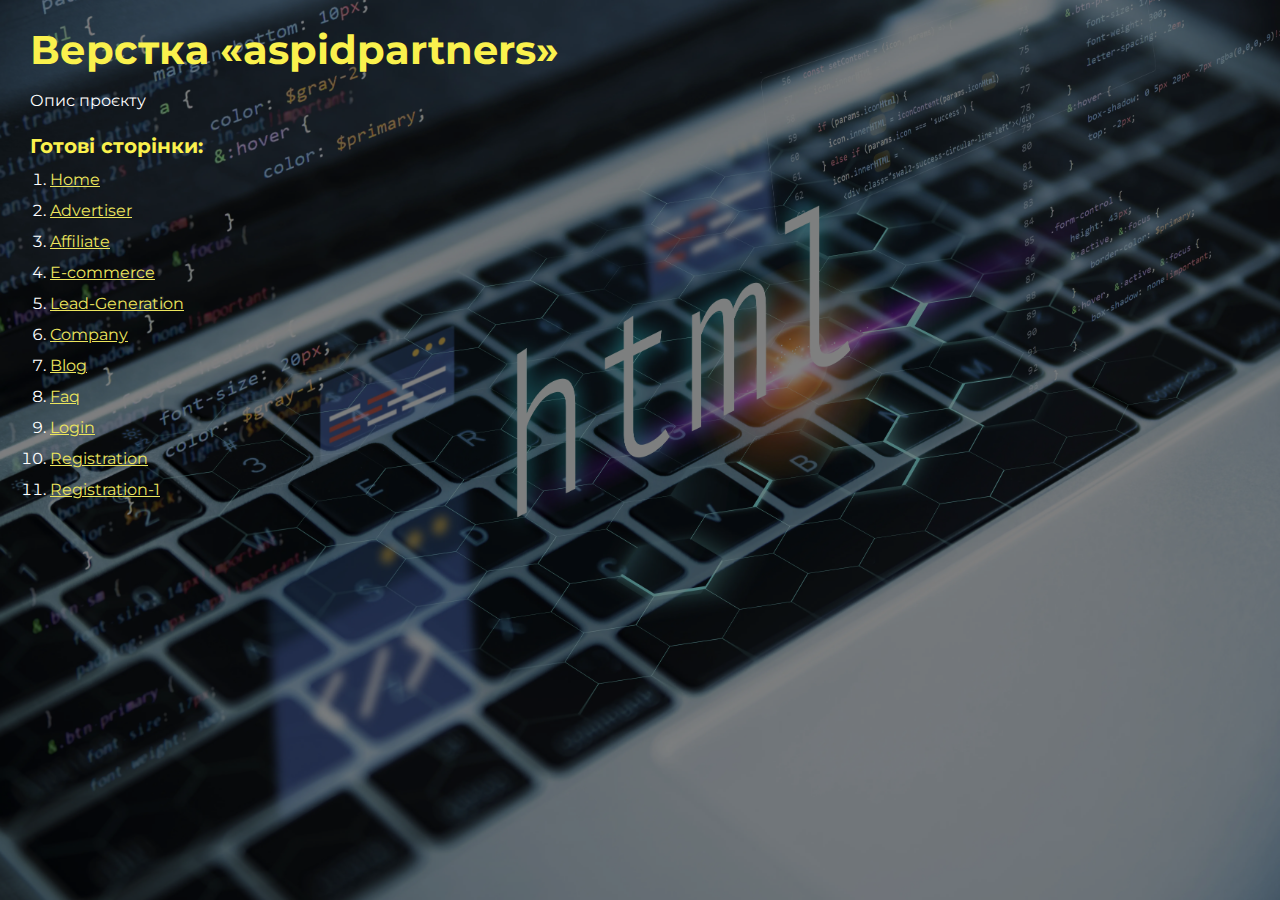
<file: aspidpartners/index.html>
<!DOCTYPE html>
<html>

<head>
	<meta charset="UTF-8">
	<meta name="viewport" content="width=device-width, initial-scale=1.0">
	<title>Верстка «aspidpartners»</title>
</head>

<body>
	<div class="rootpage">
		<h1>Верстка «aspidpartners»</h1>
		<div class="rootpage__info">
			Опис проєкту
		</div>
		<h2>Готові сторінки:</h2>
		<ol class="rootpage__list">
			<li><a target="_blank" href="home.html">Home</a></li>
			<li><a target="_blank" href="advertiser.html">Advertiser</a></li>
			<li><a target="_blank" href="affiliate.html">Affiliate</a></li>
			<li><a target="_blank" href="e-commerce.html">E-commerce</a></li>
			<li><a target="_blank" href="lead-generation.html">Lead-Generation</a></li>
			<li><a target="_blank" href="company.html">Company</a></li>
			<li><a target="_blank" href="blog.html">Blog</a></li>
			<li><a target="_blank" href="faq.html">Faq</a></li>
			<li><a target="_blank" href="login.html">Login</a></li>
			<li><a target="_blank" href="registration.html">Registration</a></li>
			<li><a target="_blank" href="registration-1.html">Registration-1</a></li>
		</ol>
	</div>
</body>
<style>
	@charset "UTF-8";
	@import url("https://fonts.googleapis.com/css?family=Montserrat:regular,700&display=swap");

	*,
	*::before,
	*::after {
		padding: 0px;
		margin: 0px;
		border: 0px;
		box-sizing: border-box;
	}

	html,
	body {
		height: 100%;
		margin: 0;
		padding: 0;
		min-width: 320px;
		width: 100%;
		color: #fff;
	}

	body {
		position: relative;
		font-family: Montserrat;
		font-size: 100%;
		line-height: 1;
		font-size: 1rem;
		background: url('img/bg.webp') 100% / cover no-repeat;
	}

	body::before {
		content: "";
		position: absolute;
		top: 0;
		left: 0;
		width: 100%;
		height: 100%;
		background-color: rgba(0, 0, 0, 0.5);
	}

	a {
		text-decoration: underline;
		color: #ece55d;
	}

	a:visited {
		text-decoration: underline;
		color: #d8d6b4;
	}

	a:hover {
		text-decoration: none;
	}

	ul li {
		list-style: none;
	}

	img {
		vertical-align: top;
	}

	.wrapper {
		width: 100%;
		min-height: 100%;
		overflow: hidden;
	}

	.rootpage {
		padding: 30px;
		display: flex;
		flex-direction: column;
		align-items: flex-start;
		position: relative;
		z-index: 3;
	}

	@media (max-width: 767px) {
		.rootpage {
			padding: 30px 15px;
		}
	}

	h1 {
		color: #faf14d;
		font-size: 2.5rem;
		margin: 0px 0px 1.25rem 0px;
	}

	@media (max-width: 767px) {
		h1 {
			font-size: 1.85rem;
			margin: 0px 0px 1.25rem 0px;
		}
	}

	h2 {
		color: #faf14d;
		font-size: 1.25rem;
		margin: 0px 0px 1rem 0px;
	}

	@media (max-width: 767px) {
		h2 {
			font-size: 1.125rem;
			margin: 0px 0px 1rem 0px;
		}
	}

	.rootpage__info {
		line-height: 140%;
		margin: 0px 0px 1.5rem 0px;
	}

	.rootpage__list {
		margin: 0px 0px 2.25rem 1.25rem;
	}

	.rootpage__list li:not(:last-child) {
		margin: 0px 0px 15px 0px;
	}

	.rootpage__contacts,
	.rootpage__tnx {
		border-radius: 200px;
		padding: 20px 65px;
		line-height: 140%;
	}

	@media (max-width: 767px) {

		.rootpage__contacts,
		.rootpage__tnx {
			border-radius: 40px;
			padding: 20px;
		}
	}

	.rootpage__contacts {
		background: #03b821;
	}

	.rootpage__contacts a {
		color: #fff;
	}

	.rootpage__tnx {
		background: #ac4deb;
		margin: 0px 0px 1rem 0px;
	}
</style>

</html>
</file>
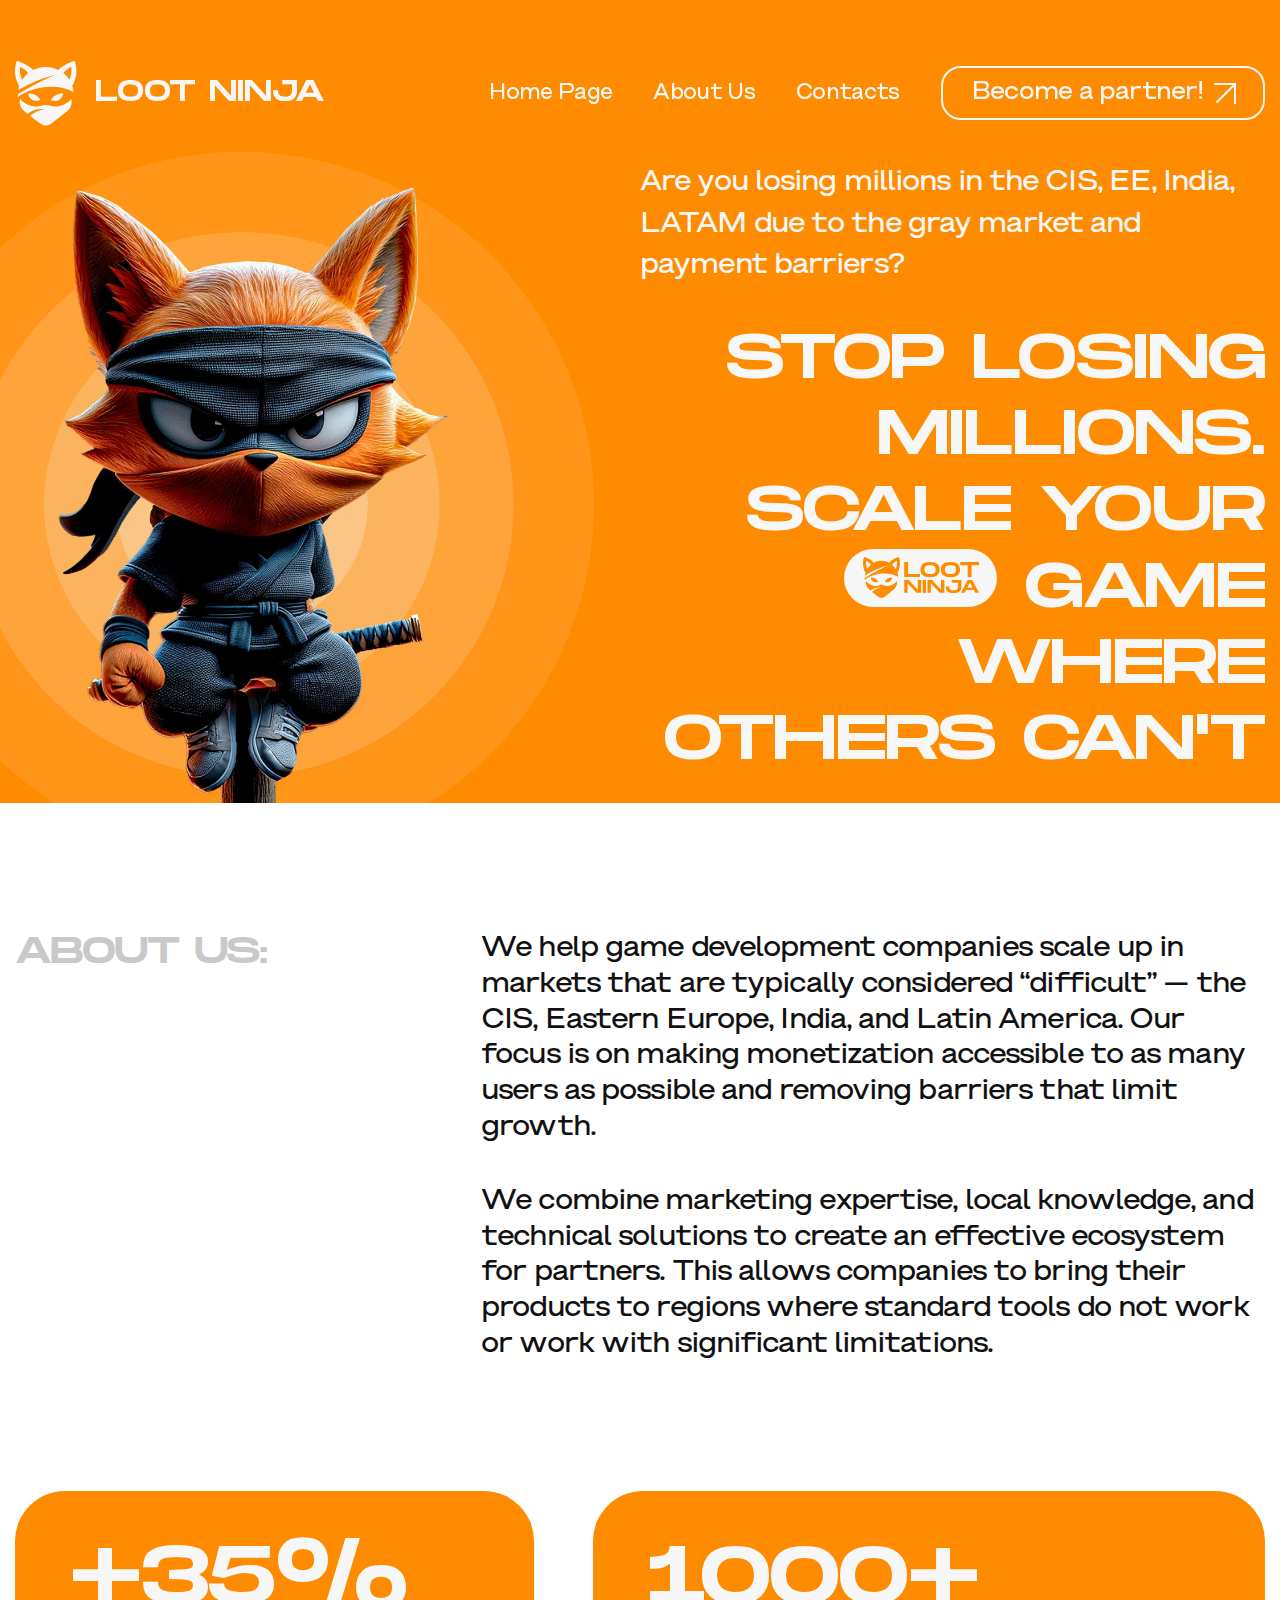
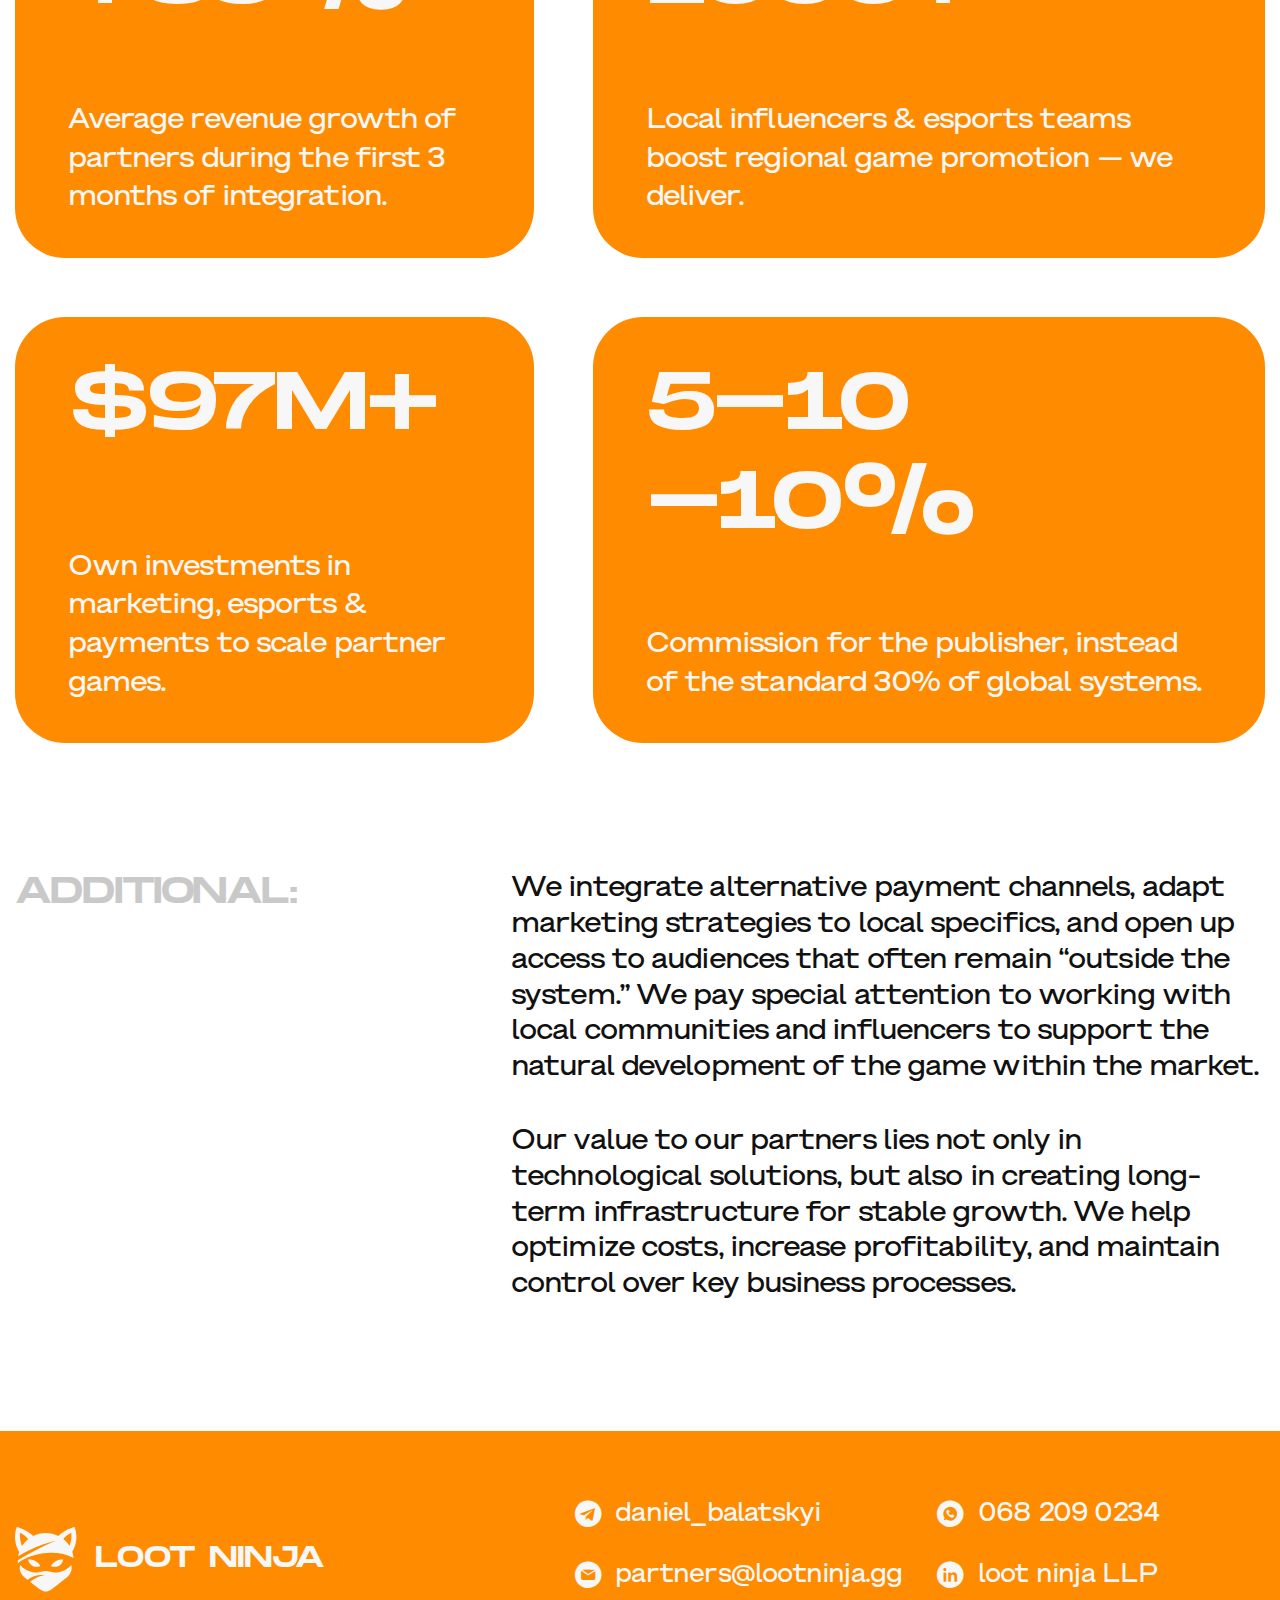
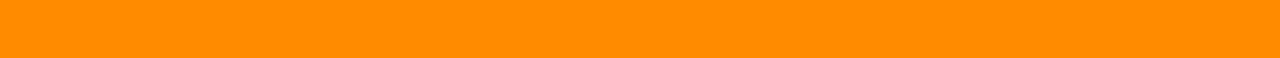
<file: lootninja/index.html>
<!doctype html>
<html lang="en">
	<head>
		<meta charset="UTF-8">
		<meta name="viewport" content="width=device-width, initial-scale=1.0">
		<link rel="preload" href="./assets/fonts/Steppe-Medium.woff2" as="font" type="font/woff2" crossorigin="anonymous">
		<link rel="preload" href="./assets/fonts/MonumentExtended-Regular.woff2" as="font" type="font/woff2" crossorigin="anonymous">
		<link rel="shortcut icon" href="assets/img/favicon.ico">
		<title>Home</title>
		<script type="module" crossorigin="" src="./js/index.min.js?v=1755713517164"></script>
		<link rel="stylesheet" crossorigin="" href="./css/index.min.css?v=1755713517164">
	</head>
	<body>
		<div class="wrapper">
			<header data-fls-header="" data-fls-header-scroll="" class="header">
				<div class="header__container">
					<a href="index.html" class="header__logo">
						<img src="./assets/img/logo-icon.svg" alt="Image">
						<span>LOOT NINJA</span>
					</a>
					<div class="header__menu menu">
						<button type="button" data-fls-menu="" class="menu__icon icon-menu">
							<span></span>
						</button>
						<nav class="menu__body">
							<ul class="menu__list">
								<li class="menu__item">
									<a href="#" class="menu__link">Home Page</a>
								</li>
								<li class="menu__item">
									<a href="#" class="menu__link">About Us</a>
								</li>
								<li class="menu__item">
									<a href="#" class="menu__link">Contacts</a>
								</li>
							</ul>
						</nav>
					</div>
					<!--
<fetch url="@components/layout/menu/menu.json">
<each loop='item in response'>
</each>
</fetch>
-->
					<div data-fls-dynamic=".menu__body, 767.98" class="header__actions">
						<a href="#" data-fls-button="" class="header__button button">Become a partner!</a>
					</div>
				</div>
			</header>
			<main class="page page--home">
				<section class="page__hero hero">
					<div class="hero__container">
						<div class="hero__image">
							<picture>
								<source media="(max-width: 600px)" srcset="./assets/img/hero-image-600.webp" type="image/webp">
								<source media="(max-width: 1200px)" srcset="./assets/img/hero-image-1200.webp" type="image/webp">
								<img alt="Image" src="./assets/img/hero-image.webp">
							</picture>
						</div>
						<div class="hero__content">
							<div class="hero__label">
								Are you losing millions in the CIS, EE, India, LATAM due to the gray market and payment barriers?
							</div>
							<h1 class="hero__title">
								Stop losing millions. Scale your
								<span class="decor"></span>
								game where others can't
							</h1>
						</div>
					</div>
				</section>
				<section class="page__about about">
					<div class="about__container">
						<h2 class="about__title">ABOUT US:</h2>
						<div class="about__text">
							<p>
								We help game development companies scale up in markets that are typically considered “difficult” — the CIS, Eastern Europe, India, and Latin America. Our focus is on making monetization accessible to as many users as possible and removing barriers that limit growth.
							</p>
							<p>
								We combine marketing expertise, local knowledge, and technical solutions to create an effective ecosystem for partners. This allows companies to bring their products to regions where standard tools do not work or work with significant limitations.
							</p>
						</div>
					</div>
				</section>
				<div class="page__counters counters">
					<div class="counters__container">
						<div data-fls-watcher="" class="counters__counter counter">
							<div class="counter__items">
								<div data-fls-digcounter="" data-fls-digcounter-speed="1200" class="counter__value counter__value--1">35</div>
								<div class="counter__description">Average revenue growth of partners during the first 3 months of integration.</div>
							</div>
							<div class="counter__items">
								<div data-fls-digcounter="" data-fls-digcounter-speed="1200" class="counter__value counter__value--2">1000</div>
								<div class="counter__description">Local influencers & esports teams boost regional game promotion — we deliver.</div>
							</div>
							<div class="counter__items">
								<div data-fls-digcounter="" data-fls-digcounter-speed="1200" class="counter__value counter__value--3">97</div>
								<div class="counter__description">Own investments in marketing, esports & payments to scale partner games.</div>
							</div>
							<div class="counter__items">
								<div data-fls-digcounter="" data-fls-digcounter-speed="1200" class="counter__value counter__value--4">5-10</div>
								<div class="counter__description">Commission for the publisher, instead of the standard 30% of global systems.</div>
							</div>
						</div>
					</div>
				</div>
				<section class="page__additional additional">
					<div class="additional__container">
						<h2 class="additional__title">ADDITIONAL:</h2>
						<div class="additional__text">
							<p>
								We integrate alternative payment channels, adapt marketing strategies to local specifics, and open up access to audiences that often remain “outside the system.” We pay special attention to working with local communities and influencers to support the natural development of the game within the market.
							</p>
							<p>
								Our value to our partners lies not only in technological solutions, but also in creating long-term infrastructure for stable growth. We help optimize costs, increase profitability, and maintain control over key business processes.
							</p>
						</div>
					</div>
				</section>
			</main>
			<footer data-fls-footer="" class="footer">
				<div class="footer__container">
					<a href="index.html" class="footer__logo">
						<img src="./assets/img/logo-icon.svg" alt="Image">
						<span>LOOT NINJA</span>
					</a>
					<div class="footer__social social">
						<div class="social__item">
							<a href="#" class="social__link --icon-s-telegram">daniel_balatskyi</a>
						</div>
						<div class="social__item">
							<a href="#" class="social__link --icon-s-whatsapp">068 209 0234</a>
						</div>
						<div class="social__item">
							<a href="#" class="social__link --icon-s-email">partners@lootninja.gg</a>
						</div>
						<div class="social__item">
							<a href="#" class="social__link --icon-s-linkedin">loot ninja LLP</a>
						</div>
					</div>
				</div>
			</footer>
		</div>
	</body>
</html>
</file>
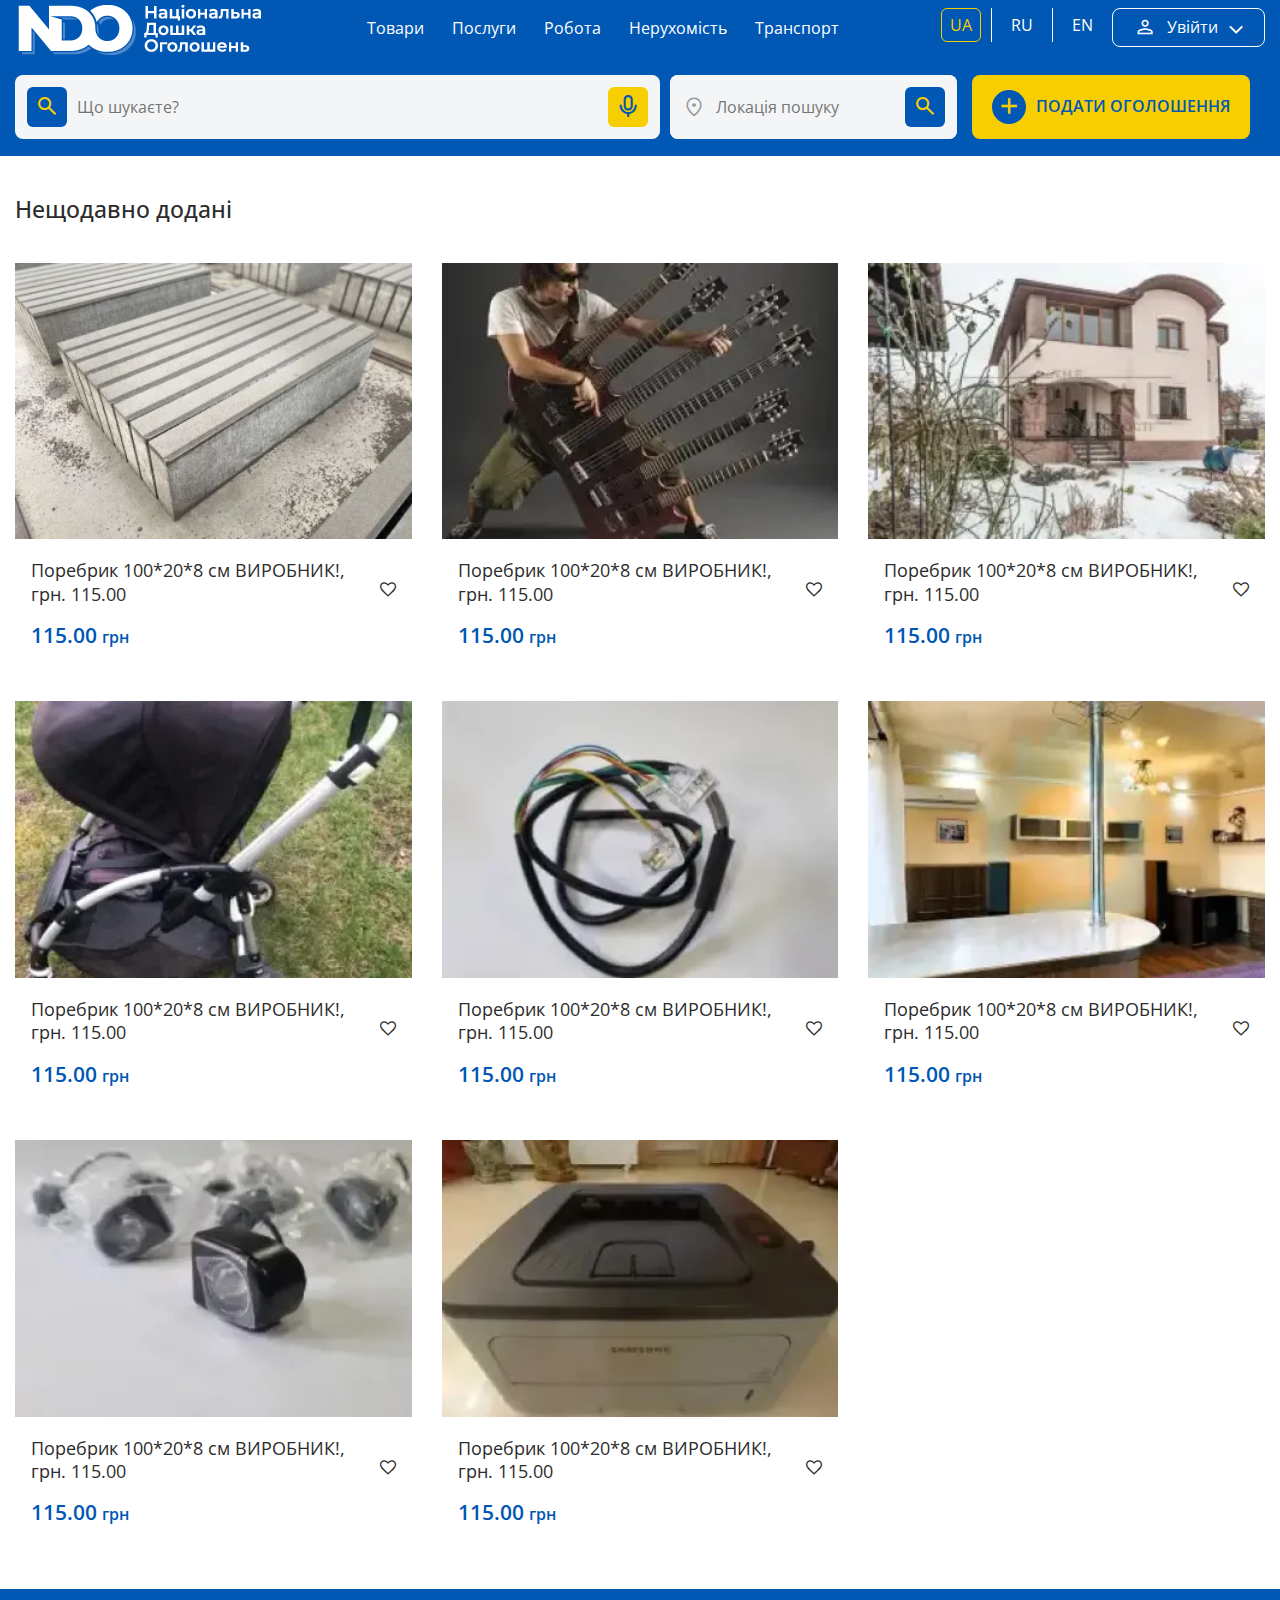
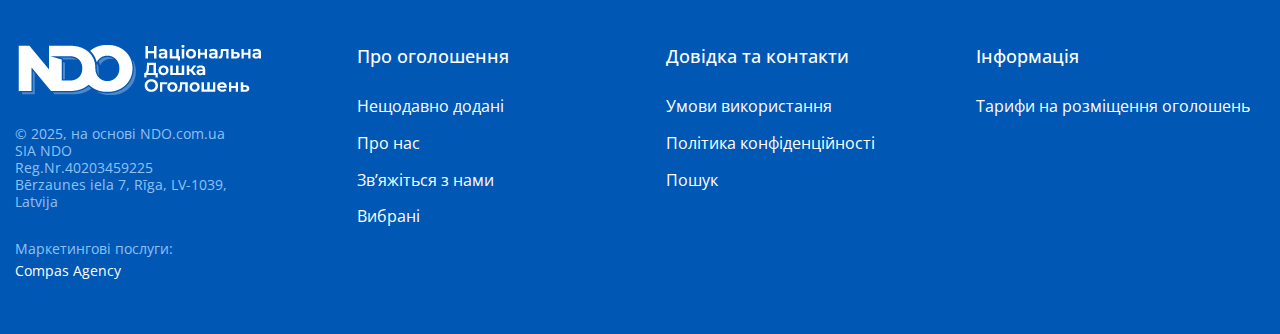
<file: ndo/index.html>
<!doctype html>
<html lang="en">
	<head>
		<meta charset="UTF-8">
		<meta name="viewport" content="width=device-width, initial-scale=1.0">
		<link rel="shortcut icon" href="assets/img/favicon.ico">
		<title>Home</title>
		<script type="module" crossorigin="" src="./js/index.min.js?v=1757411768955"></script>
		<link rel="stylesheet" crossorigin="" href="./css/index.min.css?v=1757411768955">
		<link rel="preload" as="style" href="./css/webfonts.min.css">
		<link rel="stylesheet" media="print" onload="this.onload=null;this.removeAttribute('media');" href="./css/webfonts.min.css">
	</head>
	<body>
		<div class="wrapper">
			<header data-fls-header="" class="header">
				<div class="header__container">
					<div class="header__top">
						<a href="home.html" class="header__logo">
							<picture>
								<img alt="logo" src="./assets/img/logo.webp">
							</picture>
						</a>
						<div class="header__menu menu">
							<nav class="menu__body">
								<ul class="menu__list">
									<li class="menu__item">
										<a href="#" class="menu__link">Товари</a>
									</li>
									<li class="menu__item">
										<a href="#" class="menu__link">Послуги</a>
									</li>
									<li class="menu__item">
										<a href="#" class="menu__link">Робота</a>
									</li>
									<li class="menu__item">
										<a href="#" class="menu__link">Нерухомість</a>
									</li>
									<li class="menu__item">
										<a href="#" class="menu__link">Транспорт</a>
									</li>
								</ul>
							</nav>
						</div>
						<!--
<fetch url="@components/layout/menu/menu.json">
<each loop='item in response'>
</each>
</fetch>
-->
						<div data-fls-dynamic=".menu__body, 991.98" class="header__item">
							<div data-fls-radio="" class="header__options options">
								<label class="options__item">
									<input class="options__input" checked type="radio" value="1" name="option">
									<span class="options__text">UA</span>
								</label>
								<label class="options__item">
									<input class="options__input" type="radio" value="2" name="option">
									<span class="options__text">RU</span>
								</label>
								<label class="options__item">
									<input class="options__input" type="radio" value="2" name="option">
									<span class="options__text">EN</span>
								</label>
							</div>
						</div>
						<a data-fls-dynamic=".menu__body, 991.98" href="#" data-fls-button="" class="action-header__button button button--profile">Увійти</a>
					</div>
					<div class="header__body body-header">
						<form action="#" class="body-header__search search-header">
							<div class="search-header__wrap">
								<div class="search-header__body">
									<div class="search-header__content">
										<button type="submit" class="search-header__button search-header__button--blue --icon-search"></button>
										<input data-fls-input="" autocomplete="off" type="text" name="form[]" data-error="Помилка" placeholder="Що шукаєте?" class="search-header__input">
										<button type="submit" data-fls-popup-link="popup" class="search-header__button search-header__button--yellow --icon-voice"></button>
									</div>
									<div class="search-header__block block-search">
										<div class="block-search__wrap">
											<div class="block-search__result">
												<div class="block-search__categories">
													<h4 class="block-search__title">Можливо ви шукали</h4>
													<div class="block-search__product">
														<ul class="block-search__list">
															<li class="block-search__item">
																<a href="#" class="block-search__link">iphone</a>
															</li>
															<li class="block-search__item">
																<a href="#" class="block-search__link">
																	iphone
																	<span>5</span>
																</a>
															</li>
															<li class="block-search__item">
																<a href="#" class="block-search__link">
																	iphone
																	<span>16</span>
																</a>
															</li>
															<li class="block-search__item">
																<a href="#" class="block-search__link">
																	iphone
																	<span>14</span>
																</a>
															</li>
															<li class="block-search__item">
																<a href="#" class="block-search__link">
																	iphone
																	<span>usb</span>
																</a>
															</li>
															<li class="block-search__item">
																<a href="#" class="block-search__link">
																	iphone
																	<span>16</span>
																</a>
															</li>
															<li class="block-search__item">
																<a href="#" class="block-search__link">
																	iphone
																	<span>14</span>
																</a>
															</li>
															<li class="block-search__item">
																<a href="#" class="block-search__link">
																	iphone
																	<span>usb</span>
																</a>
															</li>
														</ul>
													</div>
												</div>
											</div>
											<div class="block-search__result">
												<div class="block-search__categories">
													<h4 class="block-search__title">Знайдені товари</h4>
													<div class="block-search__product product-search">
														<div class="product-search__items">
															<a href="#" class="product-search__link">
																<picture>
																	<img class="product-search__image ibg" alt="Image" src="./assets/img/card/01.webp">
																</picture>
															</a>
															<div class="product-search__content">
																<h4 class="product-search__title">
																	<a href="#" class="product-search__link-title">Поребрик 100*20*8 см ВИРОБНИК!</a>
																</h4>
																<div class="product-search__price">115 ₴</div>
															</div>
														</div>
														<div class="product-search__items">
															<a href="#" class="product-search__link">
																<picture>
																	<img class="product-search__image ibg" alt="Image" src="./assets/img/card/01.webp">
																</picture>
															</a>
															<div class="product-search__content">
																<h4 class="product-search__title">
																	<a href="#" class="product-search__link-title">Поребрик 100*20*8 см ВИРОБНИК!</a>
																</h4>
																<div class="product-search__price">115 ₴</div>
															</div>
														</div>
														<div class="product-search__items">
															<a href="#" class="product-search__link">
																<picture>
																	<img class="product-search__image ibg" alt="Image" src="./assets/img/card/01.webp">
																</picture>
															</a>
															<div class="product-search__content">
																<h4 class="product-search__title">
																	<a href="#" class="product-search__link-title">Поребрик 100*20*8 см ВИРОБНИК!</a>
																</h4>
																<div class="product-search__price">115 ₴</div>
															</div>
														</div>
														<div class="product-search__items">
															<a href="#" class="product-search__link">
																<picture>
																	<img class="product-search__image ibg" alt="Image" src="./assets/img/card/01.webp">
																</picture>
															</a>
															<div class="product-search__content">
																<h4 class="product-search__title">
																	<a href="#" class="product-search__link-title">Поребрик 100*20*8 см ВИРОБНИК!</a>
																</h4>
																<div class="product-search__price">115 ₴</div>
															</div>
														</div>
													</div>
												</div>
											</div>
										</div>
										<div class="block-search__actions">
											<a href="#" class="block-search__show-all">Показати всі товари</a>
										</div>
									</div>
								</div>
							</div>
							<div data-fls-dynamic=".menu__body, 991.98" class="body-header__item">
								<div class="search-header__wrap">
									<div class="search-header__body">
										<div class="search-header__content">
											<button type="submit" class="search-header__button --icon-location"></button>
											<input data-fls-input="" autocomplete="off" type="text" name="form[]" data-error="Помилка" placeholder="Локація пошуку" class="search-header__input location-input">
											<button type="submit" class="search-header__button search-header__button--blue --icon-search"></button>
										</div>
										<div class="search-header__location location-block">
											<div class="location-block__wrap">
												<div class="location-block__result">
													<div class="location-block__location location">
														<div class="location__placeholder">Введіть 1 більше символів для пошуку</div>
														<div class="location__items">
															<div class="location__item">
																<h4 class="location__title">
																	<div class="location__icon --icon-my-location"></div>
																	<a href="#" class="location__link-title">Оголошення поруч зі мною</a>
																</h4>
															</div>
															<div class="location__item">
																<h4 class="location__title">
																	<div class="location__icon --icon-location-check"></div>
																	<a href="#" class="location__link-title">Всі локації</a>
																</h4>
															</div>
														</div>
														<div class="location__body body-location">
															<div class="body-location__name">Популярні міста</div>
															<div class="body-location__item">
																<h4 class="body-location__title">
																	<div class="body-location__icon --icon-location-1"></div>
																	<a href="#" class="body-location__link-title">
																		Вінниця, Вінницька область
																		<span>2804 предмети</span>
																	</a>
																</h4>
															</div>
															<div class="body-location__item">
																<h4 class="body-location__title">
																	<div class="body-location__icon --icon-location-1"></div>
																	<a href="#" class="body-location__link-title">
																		Київ, Київська область
																		<span>1108 предмети</span>
																	</a>
																</h4>
															</div>
															<div class="body-location__item">
																<h4 class="body-location__title">
																	<div class="body-location__icon --icon-location-1"></div>
																	<a href="#" class="body-location__link-title">
																		Кривий Ріг, Дніпропетровська область
																		<span>405 предмети</span>
																	</a>
																</h4>
															</div>
															<div class="body-location__item">
																<h4 class="body-location__title">
																	<div class="body-location__icon --icon-location-1"></div>
																	<a href="#" class="body-location__link-title">
																		Харків, Харківська область
																		<span>391 предмети</span>
																	</a>
																</h4>
															</div>
															<div class="body-location__item">
																<h4 class="body-location__title">
																	<div class="body-location__icon --icon-location-1"></div>
																	<a href="#" class="body-location__link-title">
																		Дніпро, Дніпропетровська область
																		<span>228 предмети</span>
																	</a>
																</h4>
															</div>
															<div class="body-location__item">
																<h4 class="body-location__title">
																	<div class="body-location__icon --icon-location-1"></div>
																	<a href="#" class="body-location__link-title">
																		Біла Церква, Київська область
																		<span>134 предмети</span>
																	</a>
																</h4>
															</div>
														</div>
													</div>
												</div>
											</div>
										</div>
									</div>
								</div>
							</div>
						</form>
						<div data-fls-dynamic=".menu__body, 991.98" class="body-header__actions actions-header">
							<a href="#" class="actions-header__button button button--icon">Подати оголошення</a>
						</div>
					</div>
					<button type="button" data-fls-menu="" class="menu__icon icon-menu">
						<span></span>
					</button>
				</div>
			</header>
			<main class="page page--home">
				<section data-fls-watcher="" data-fls-watcher-once="" class="page__card card">
					<div class="card__container">
						<div class="card__section-header section-header">
							<h2 class="section-header__title">Нещодавно додані</h2>
						</div>
						<div class="card__body">
							<div class="card__content">
								<article class="card__items items-card">
									<a href="#" class="items-card__link">
										<picture>
											<img class="items-card__image ibg" alt="Image" src="./assets/img/card/01.webp">
										</picture>
									</a>
									<div class="items-card__body">
										<div class="items-card__content">
											<h4 class="items-card__title">
												<a href="#" class="items-card__link-title">Поребрик 100*20*8 см ВИРОБНИК!, грн. 115.00</a>
											</h4>
											<a href="#" class="items-card__icon --icon-favorite"></a>
										</div>
										<div class="items-card__price">
											115.00
											<span>грн</span>
										</div>
									</div>
								</article>
								<article class="card__items items-card">
									<a href="#" class="items-card__link">
										<picture>
											<img class="items-card__image ibg" alt="Image" src="./assets/img/card/02.webp">
										</picture>
									</a>
									<div class="items-card__body">
										<div class="items-card__content">
											<h4 class="items-card__title">
												<a href="#" class="items-card__link-title">Поребрик 100*20*8 см ВИРОБНИК!, грн. 115.00</a>
											</h4>
											<a href="#" class="items-card__icon --icon-favorite"></a>
										</div>
										<div class="items-card__price">
											115.00
											<span>грн</span>
										</div>
									</div>
								</article>
								<article class="card__items items-card">
									<a href="#" class="items-card__link">
										<picture>
											<img class="items-card__image ibg" alt="Image" src="./assets/img/card/03.webp">
										</picture>
									</a>
									<div class="items-card__body">
										<div class="items-card__content">
											<h4 class="items-card__title">
												<a href="#" class="items-card__link-title">Поребрик 100*20*8 см ВИРОБНИК!, грн. 115.00</a>
											</h4>
											<a href="#" class="items-card__icon --icon-favorite"></a>
										</div>
										<div class="items-card__price">
											115.00
											<span>грн</span>
										</div>
									</div>
								</article>
								<article class="card__items items-card">
									<a href="#" class="items-card__link">
										<picture>
											<img class="items-card__image ibg" alt="Image" src="./assets/img/card/04.webp">
										</picture>
									</a>
									<div class="items-card__body">
										<div class="items-card__content">
											<h4 class="items-card__title">
												<a href="#" class="items-card__link-title">Поребрик 100*20*8 см ВИРОБНИК!, грн. 115.00</a>
											</h4>
											<a href="#" class="items-card__icon --icon-favorite"></a>
										</div>
										<div class="items-card__price">
											115.00
											<span>грн</span>
										</div>
									</div>
								</article>
								<article class="card__items items-card">
									<a href="#" class="items-card__link">
										<picture>
											<img class="items-card__image ibg" alt="Image" src="./assets/img/card/05.webp">
										</picture>
									</a>
									<div class="items-card__body">
										<div class="items-card__content">
											<h4 class="items-card__title">
												<a href="#" class="items-card__link-title">Поребрик 100*20*8 см ВИРОБНИК!, грн. 115.00</a>
											</h4>
											<a href="#" class="items-card__icon --icon-favorite"></a>
										</div>
										<div class="items-card__price">
											115.00
											<span>грн</span>
										</div>
									</div>
								</article>
								<article class="card__items items-card">
									<a href="#" class="items-card__link">
										<picture>
											<img class="items-card__image ibg" alt="Image" src="./assets/img/card/06.webp">
										</picture>
									</a>
									<div class="items-card__body">
										<div class="items-card__content">
											<h4 class="items-card__title">
												<a href="#" class="items-card__link-title">Поребрик 100*20*8 см ВИРОБНИК!, грн. 115.00</a>
											</h4>
											<a href="#" class="items-card__icon --icon-favorite"></a>
										</div>
										<div class="items-card__price">
											115.00
											<span>грн</span>
										</div>
									</div>
								</article>
								<article class="card__items items-card">
									<a href="#" class="items-card__link">
										<picture>
											<img class="items-card__image ibg" alt="Image" src="./assets/img/card/07.webp">
										</picture>
									</a>
									<div class="items-card__body">
										<div class="items-card__content">
											<h4 class="items-card__title">
												<a href="#" class="items-card__link-title">Поребрик 100*20*8 см ВИРОБНИК!, грн. 115.00</a>
											</h4>
											<a href="#" class="items-card__icon --icon-favorite"></a>
										</div>
										<div class="items-card__price">
											115.00
											<span>грн</span>
										</div>
									</div>
								</article>
								<article class="card__items items-card">
									<a href="#" class="items-card__link">
										<picture>
											<img class="items-card__image ibg" alt="Image" src="./assets/img/card/08.webp">
										</picture>
									</a>
									<div class="items-card__body">
										<div class="items-card__content">
											<h4 class="items-card__title">
												<a href="#" class="items-card__link-title">Поребрик 100*20*8 см ВИРОБНИК!, грн. 115.00</a>
											</h4>
											<a href="#" class="items-card__icon --icon-favorite"></a>
										</div>
										<div class="items-card__price">
											115.00
											<span>грн</span>
										</div>
									</div>
								</article>
							</div>
						</div>
					</div>
				</section>
				<div data-fls-popup="popup" aria-hidden="true" class="popup">
					<div data-fls-popup-wrapper="" class="popup__wrapper">
						<div data-fls-popup-body="" class="popup__body">
							<button data-fls-popup-close="" type="button" class="popup__close">
								<svg width="23" height="23" viewbox="0 0 23 23" fill="none" xmlns="http://www.w3.org/2000/svg">
									<path opacity="0.850056" d="M1.73333 1.48883L21.5469 21.0288" stroke="#979797" stroke-linecap="square"></path>
									<path opacity="0.850056" d="M21.2667 1.48883L1.45309 21.0288" stroke="#979797" stroke-linecap="square"></path>
								</svg>
							</button>
							<div data-fls-popup-content="" class="popup__items items-popup">
								<div class="items-popup__icon --icon-voice"></div>
								<div class="items-popup__text">Кажіть</div>
								<ul class="items-popup__list">
									<li class="items-popup__item items-popup__item--1"></li>
									<li class="items-popup__item items-popup__item--2"></li>
									<li class="items-popup__item items-popup__item--3"></li>
									<li class="items-popup__item items-popup__item--4"></li>
								</ul>
								<button data-fls-popup-close="" type="submit" class="items-popup__button">Закрити</button>
							</div>
						</div>
					</div>
				</div>
			</main>
			<footer data-fls-footer="" class="footer">
				<div class="footer__container">
					<div class="footer__body">
						<a href="home.html" class="footer__logo">
							<picture>
								<img alt="logo" src="./assets/img/logo.webp">
							</picture>
						</a>
						<div class="footer__copy">
							© 2025, на основі NDO.com.ua
							<br>
							SIA NDO
							<br>
							Reg.Nr.40203459225
							<br>
							Bērzaunes iela 7, Rīga, LV-1039, Latvija
						</div>
						<div class="footer__text">
							Маркетингові послуги:
							<a href="#" class="footer__link">Compas Agency</a>
						</div>
					</div>
					<div data-fls-spollers="991.98,max" class="footer__menu menu-footer">
						<details class="menu-footer__column">
							<summary class="menu-footer__title">Про оголошення</summary>
							<div class="menu-footer__body">
								<ul class="menu-footer__list">
									<li class="menu-footer__item">
										<a href="#" class="menu-footer__link">Нещодавно додані</a>
									</li>
									<li class="menu-footer__item">
										<a href="#" class="menu-footer__link">Про нас</a>
									</li>
									<li class="menu-footer__item">
										<a href="#" class="menu-footer__link">Зв’яжіться з нами</a>
									</li>
									<li class="menu-footer__item">
										<a href="#" class="menu-footer__link">Вибрані</a>
									</li>
								</ul>
							</div>
						</details>
						<details class="menu-footer__column">
							<summary class="menu-footer__title">Довідка та контакти</summary>
							<div class="menu-footer__body">
								<ul class="menu-footer__list">
									<li class="menu-footer__item">
										<a href="#" class="menu-footer__link">Умови використання</a>
									</li>
									<li class="menu-footer__item">
										<a href="#" class="menu-footer__link">Політика конфіденційності</a>
									</li>
									<li class="menu-footer__item">
										<a href="#" class="menu-footer__link">Пошук</a>
									</li>
								</ul>
							</div>
						</details>
						<details class="menu-footer__column">
							<summary class="menu-footer__title">Інформація</summary>
							<div class="menu-footer__body">
								<ul class="menu-footer__list">
									<li class="menu-footer__item">
										<a href="#" class="menu-footer__link">Тарифи на розміщення оголошень</a>
									</li>
								</ul>
							</div>
						</details>
					</div>
				</div>
			</footer>
		</div>
	</body>
</html>
</file>
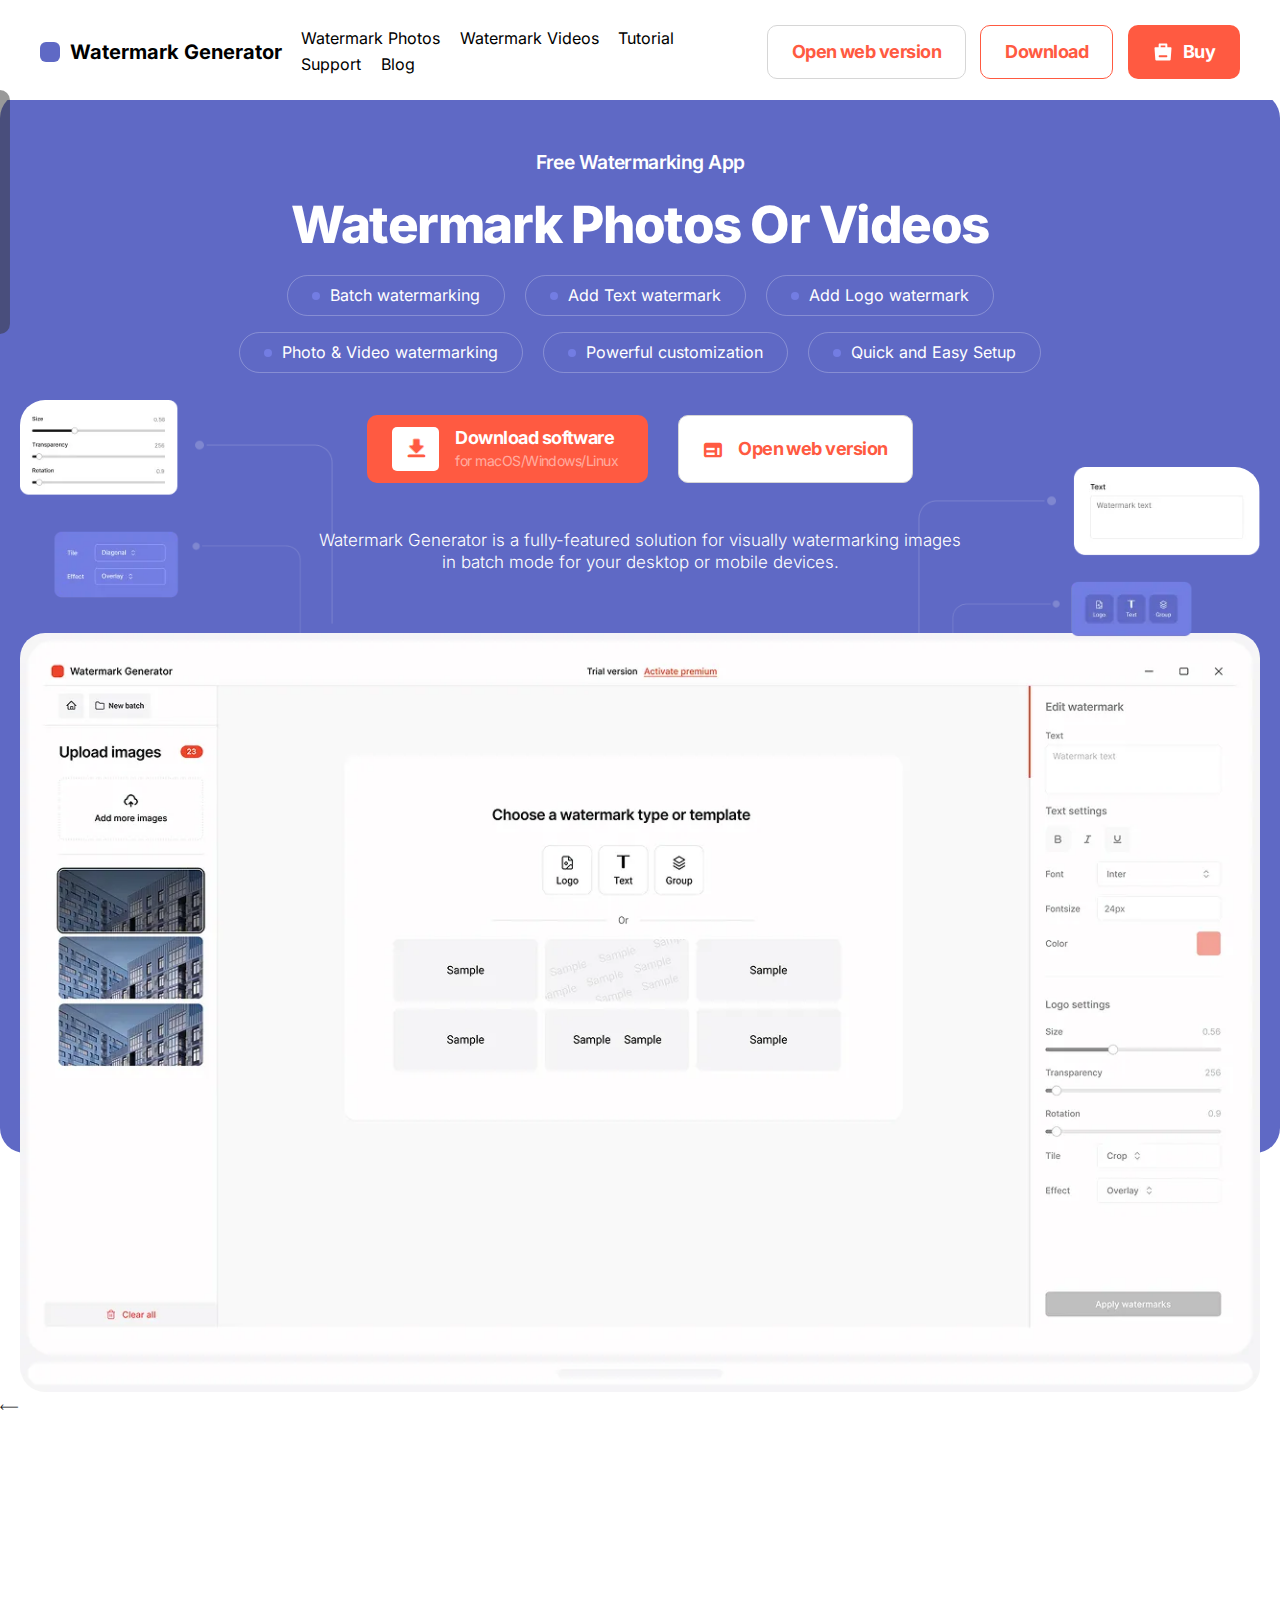
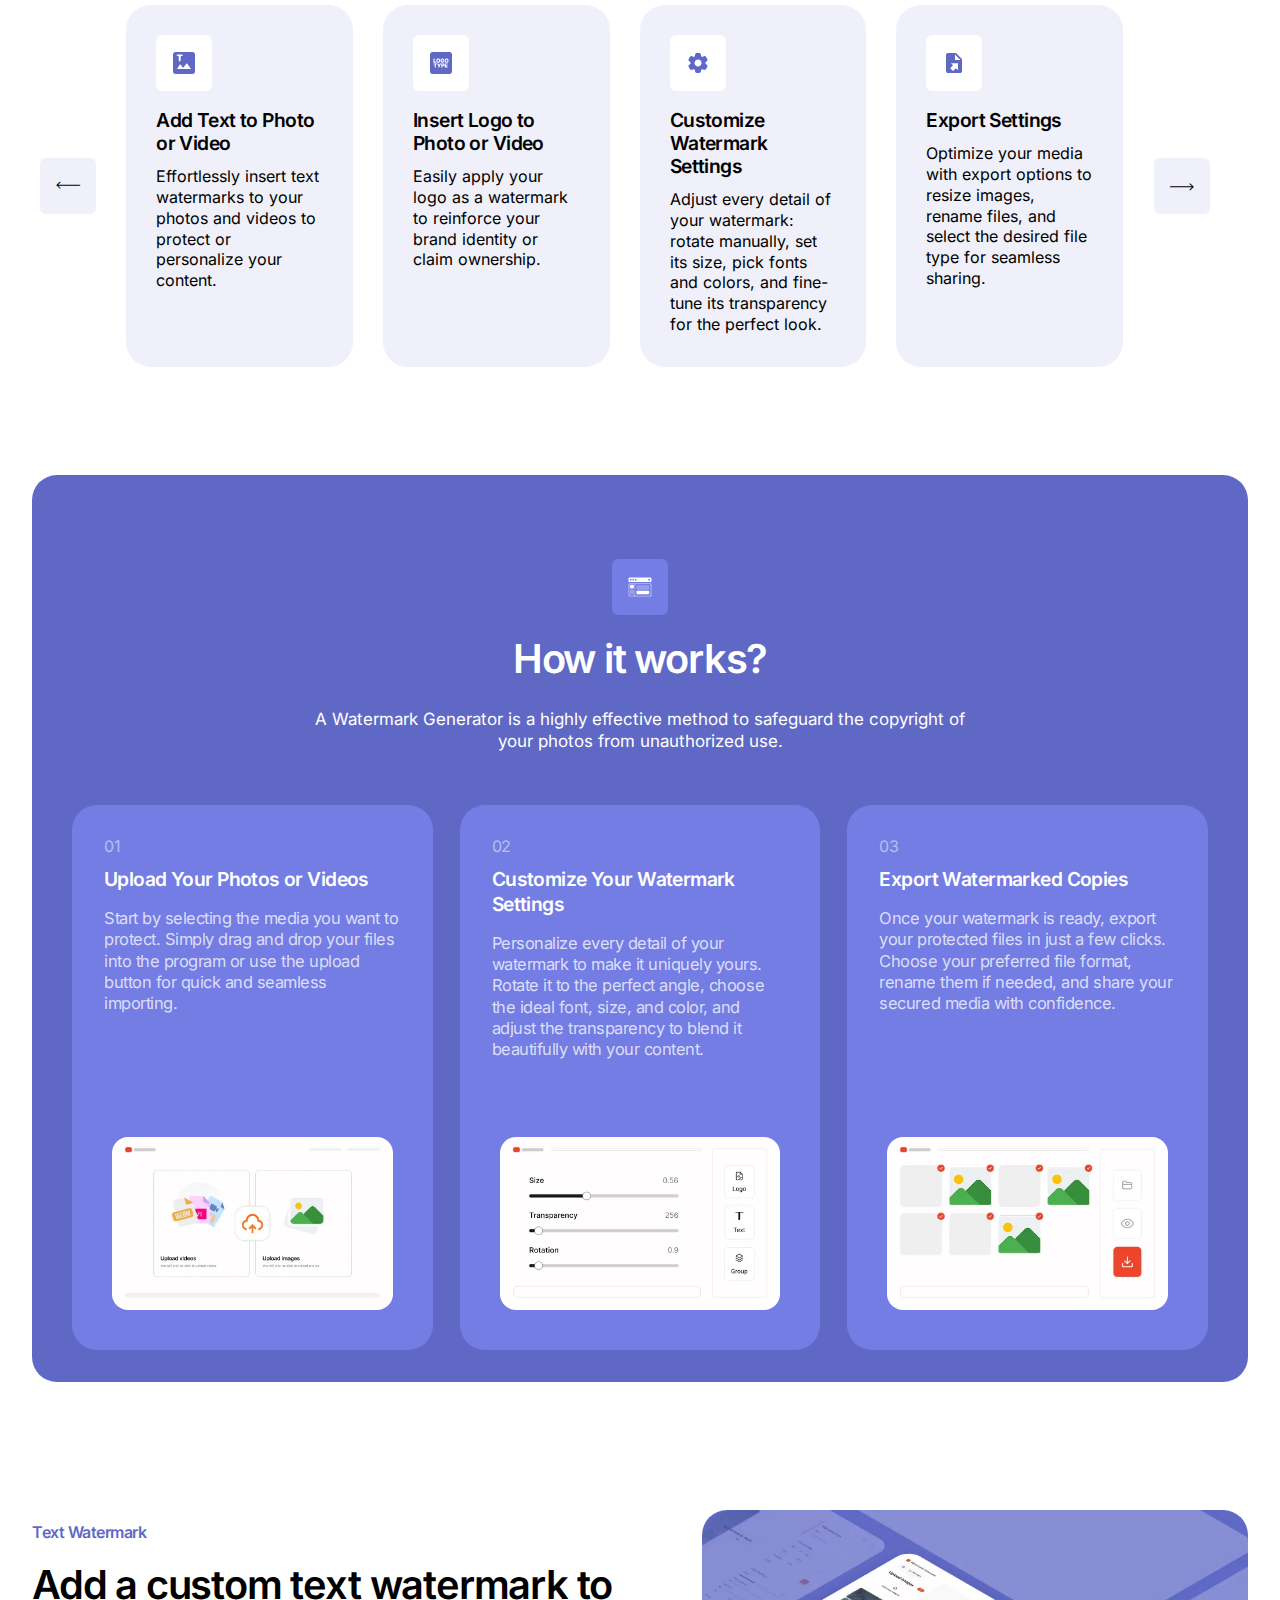
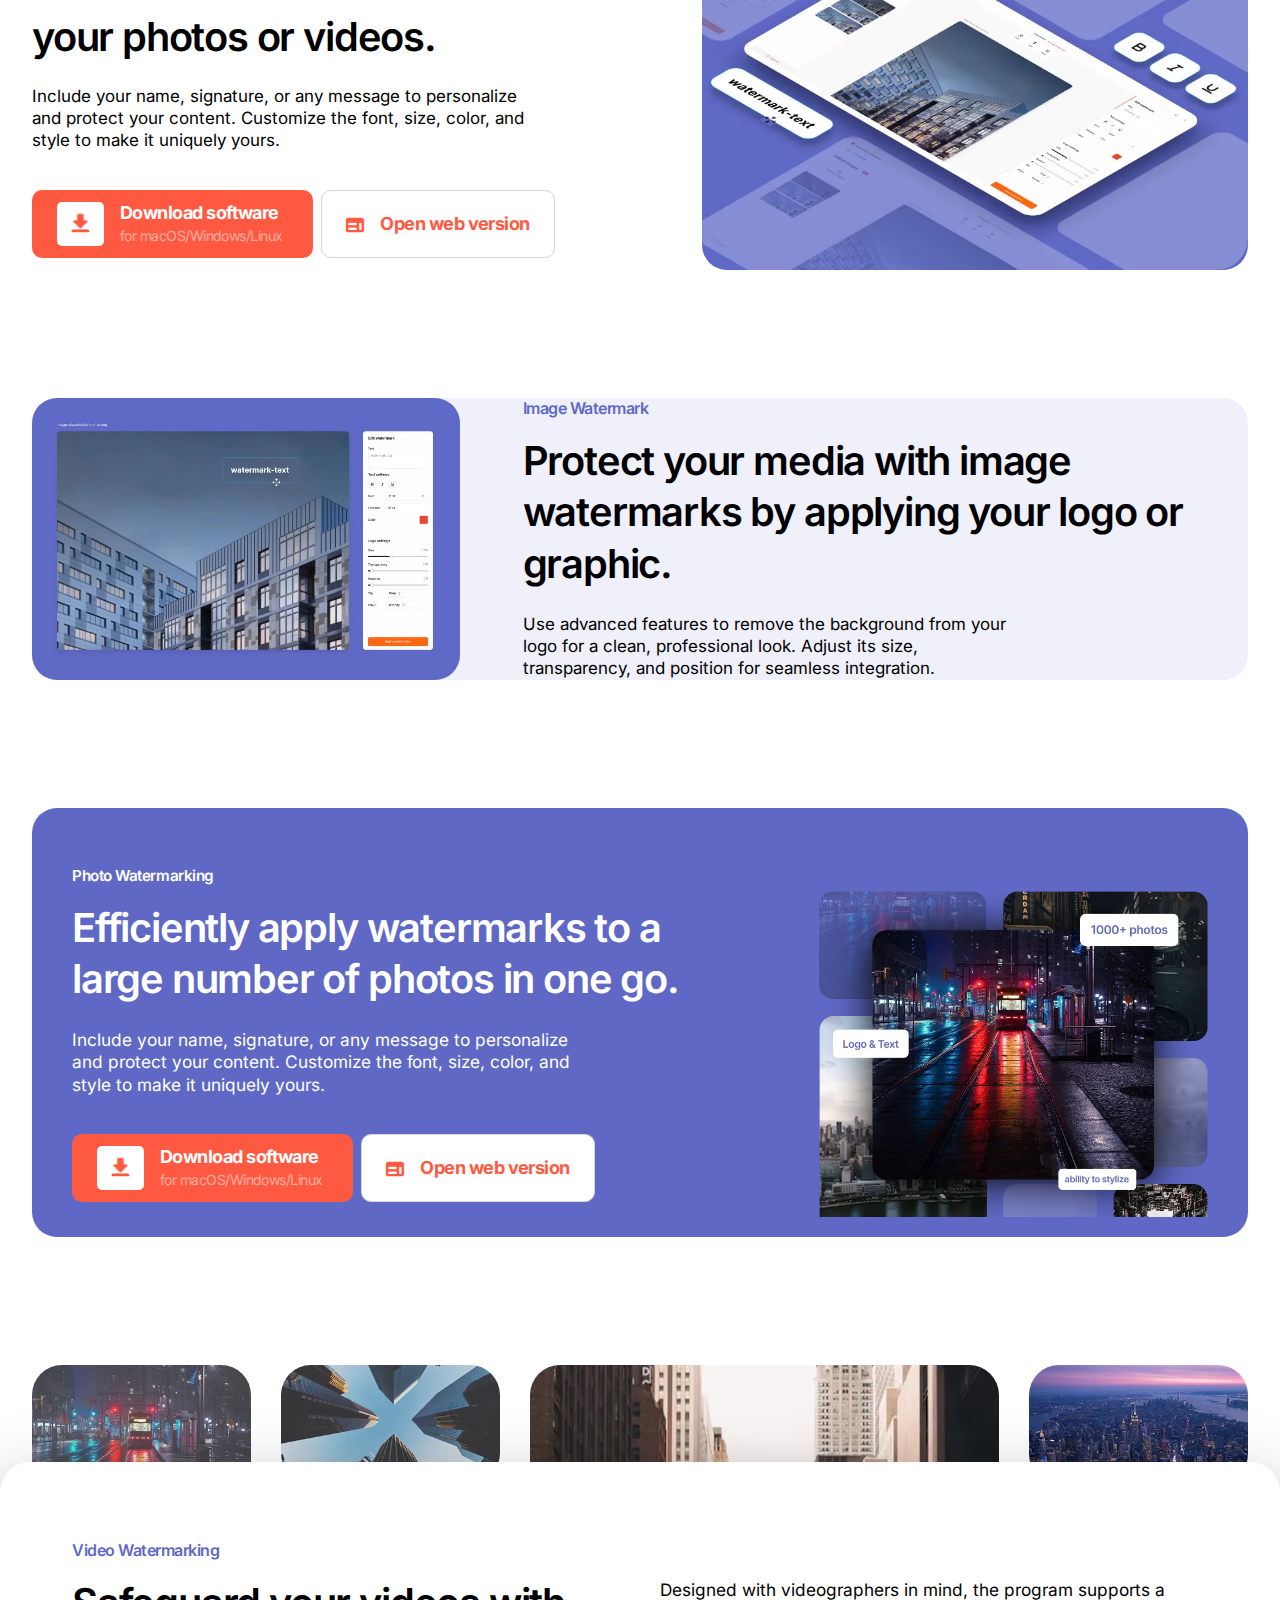
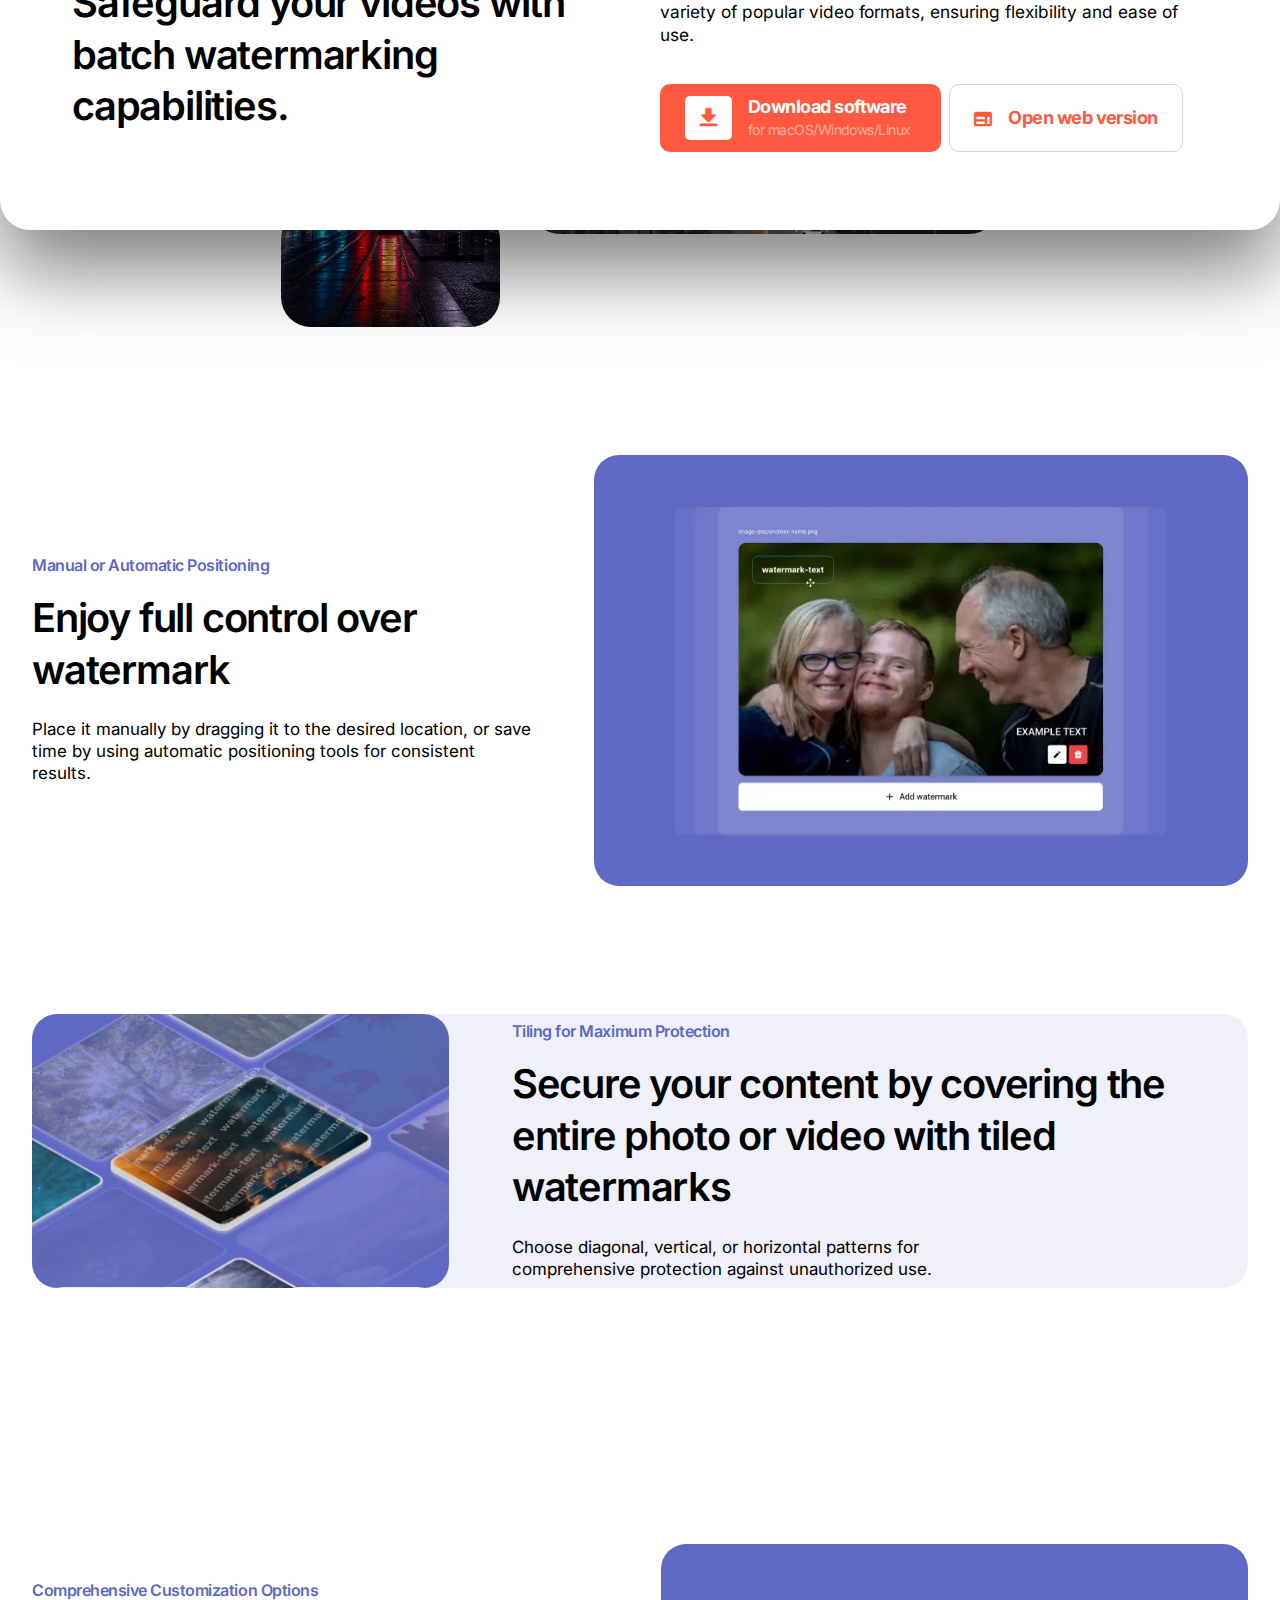
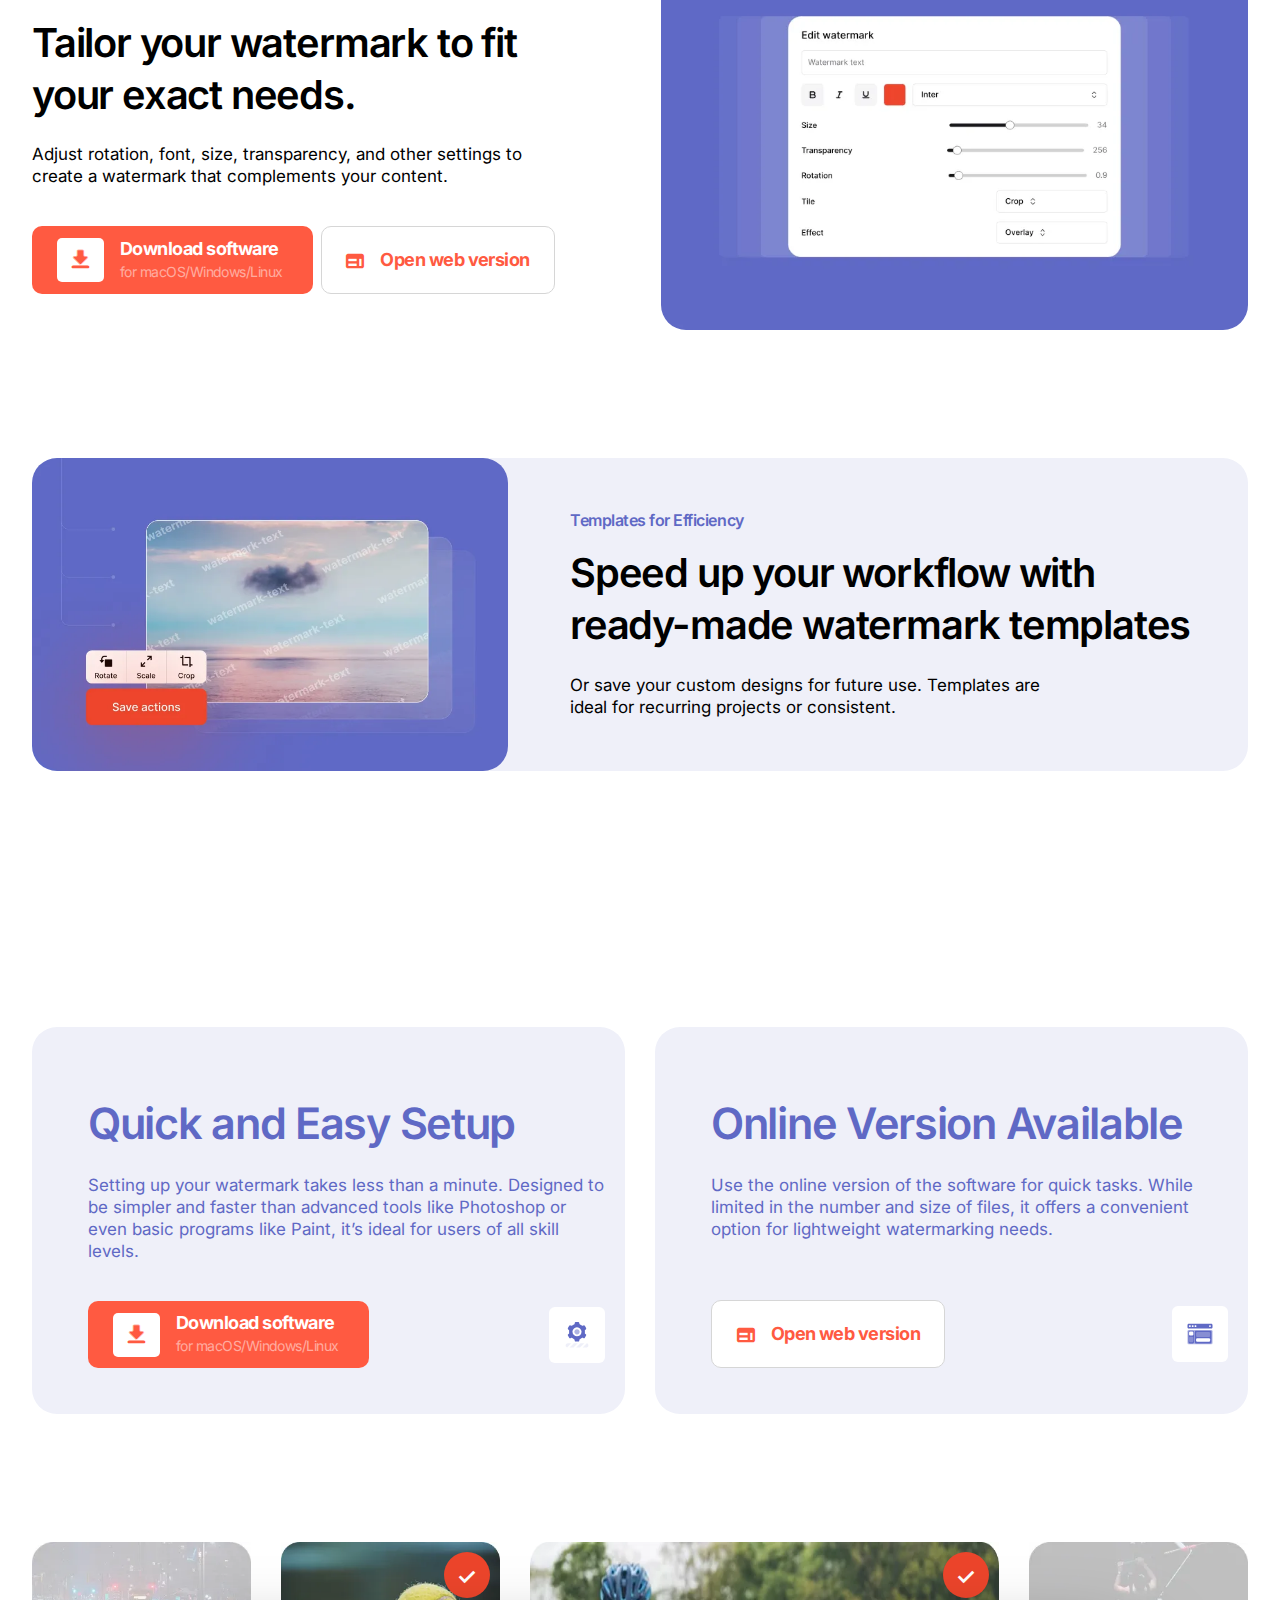
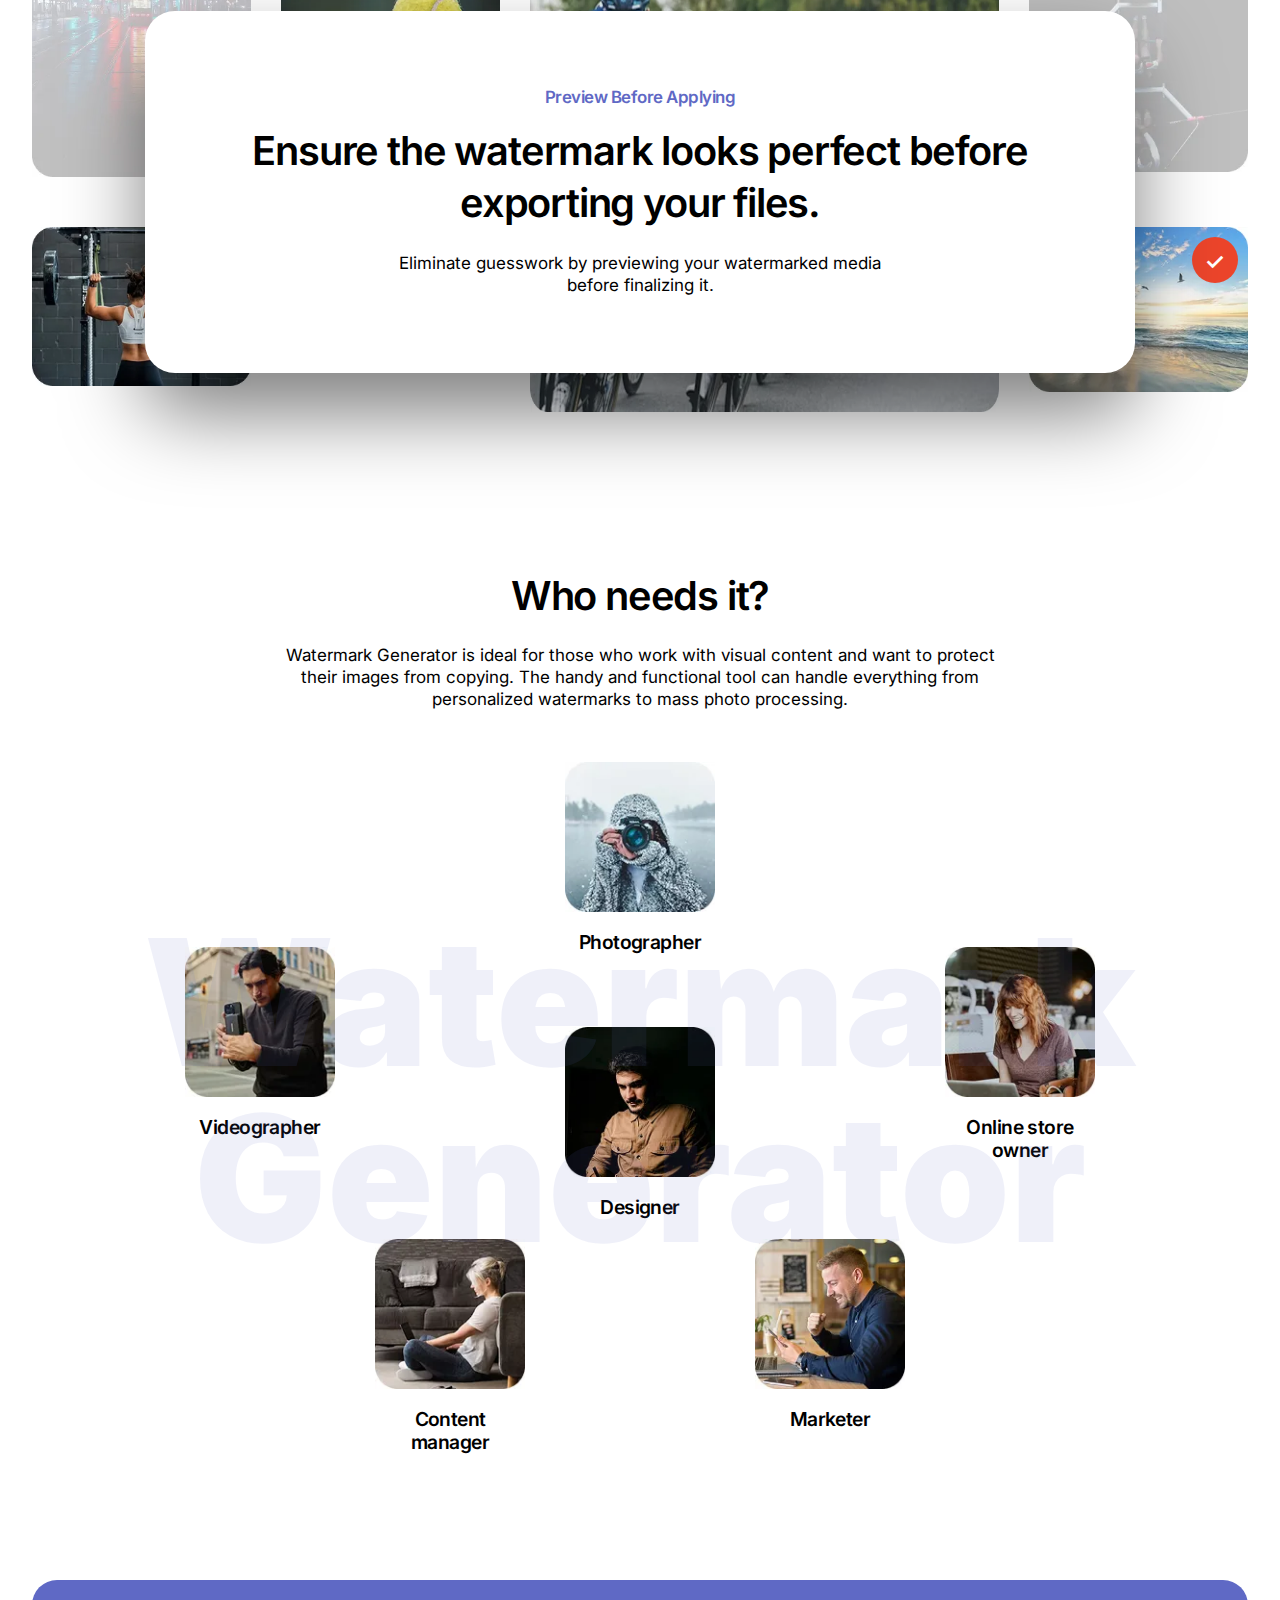
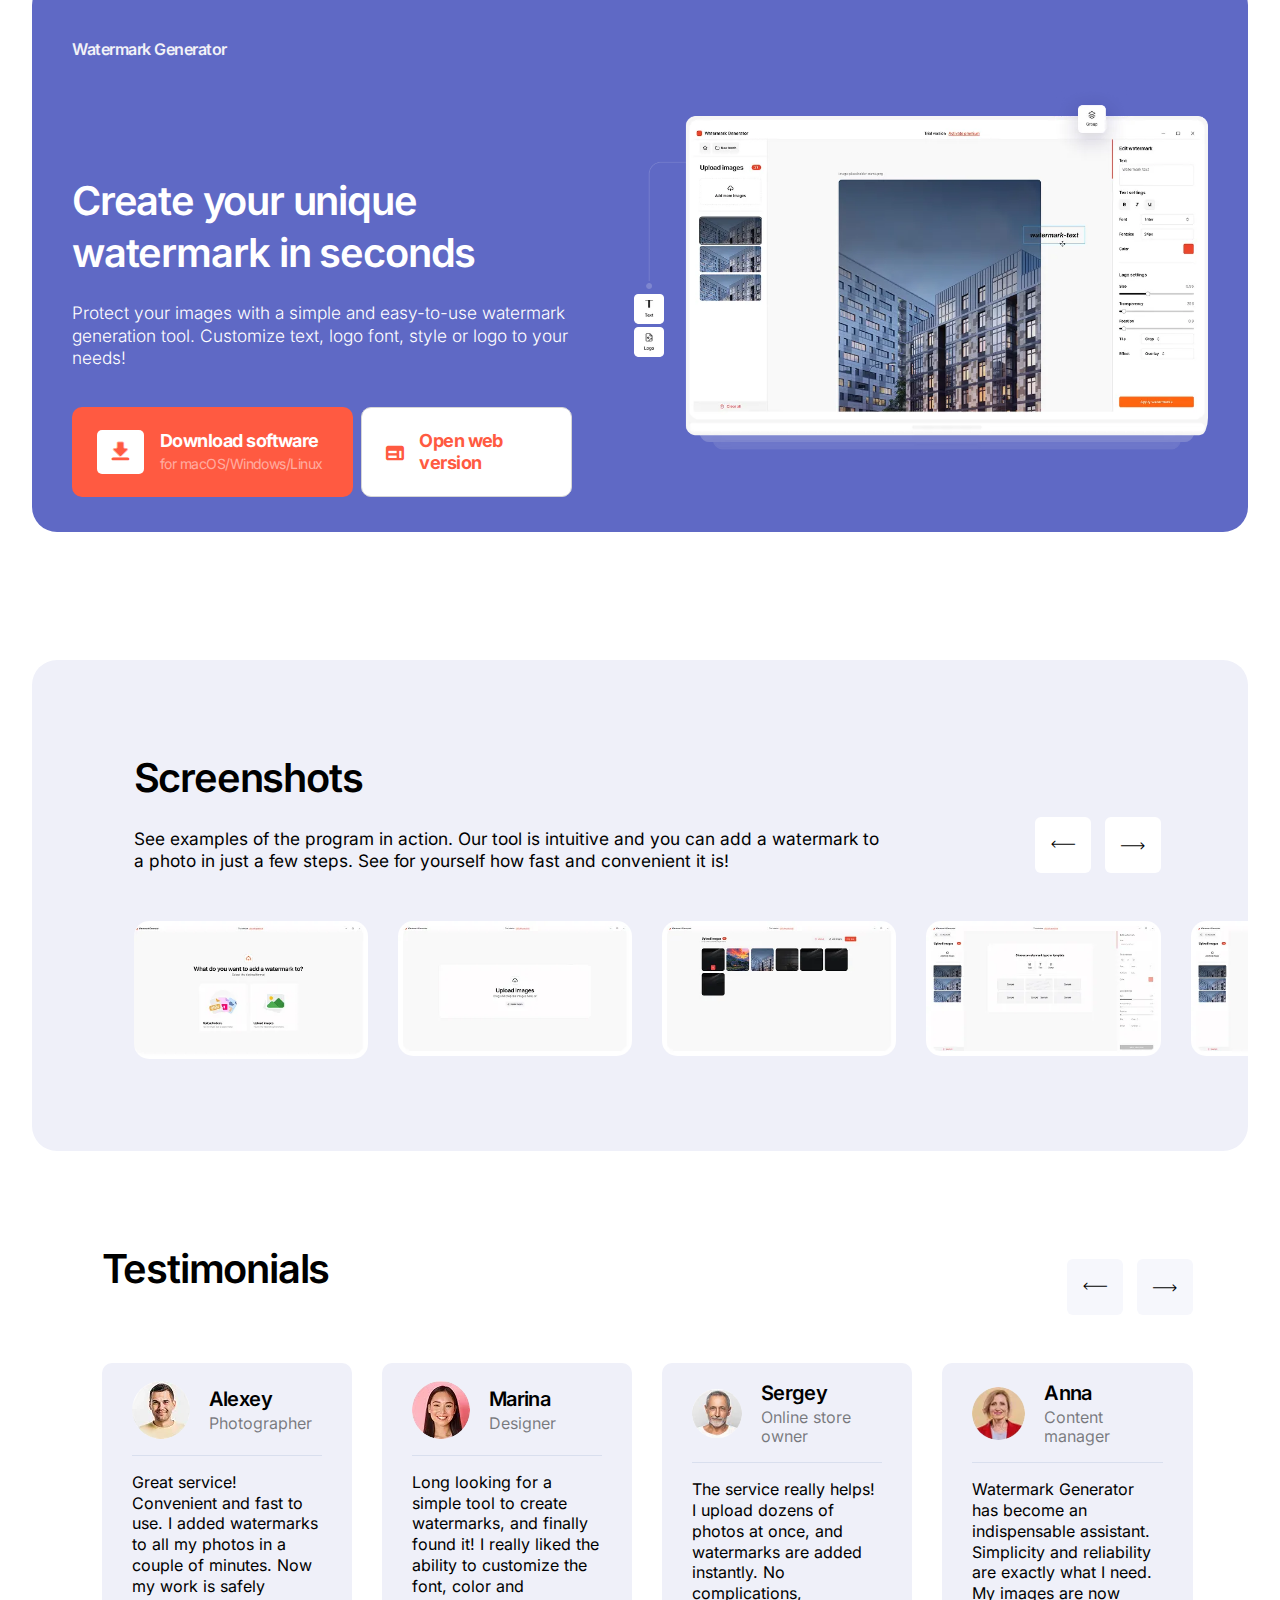
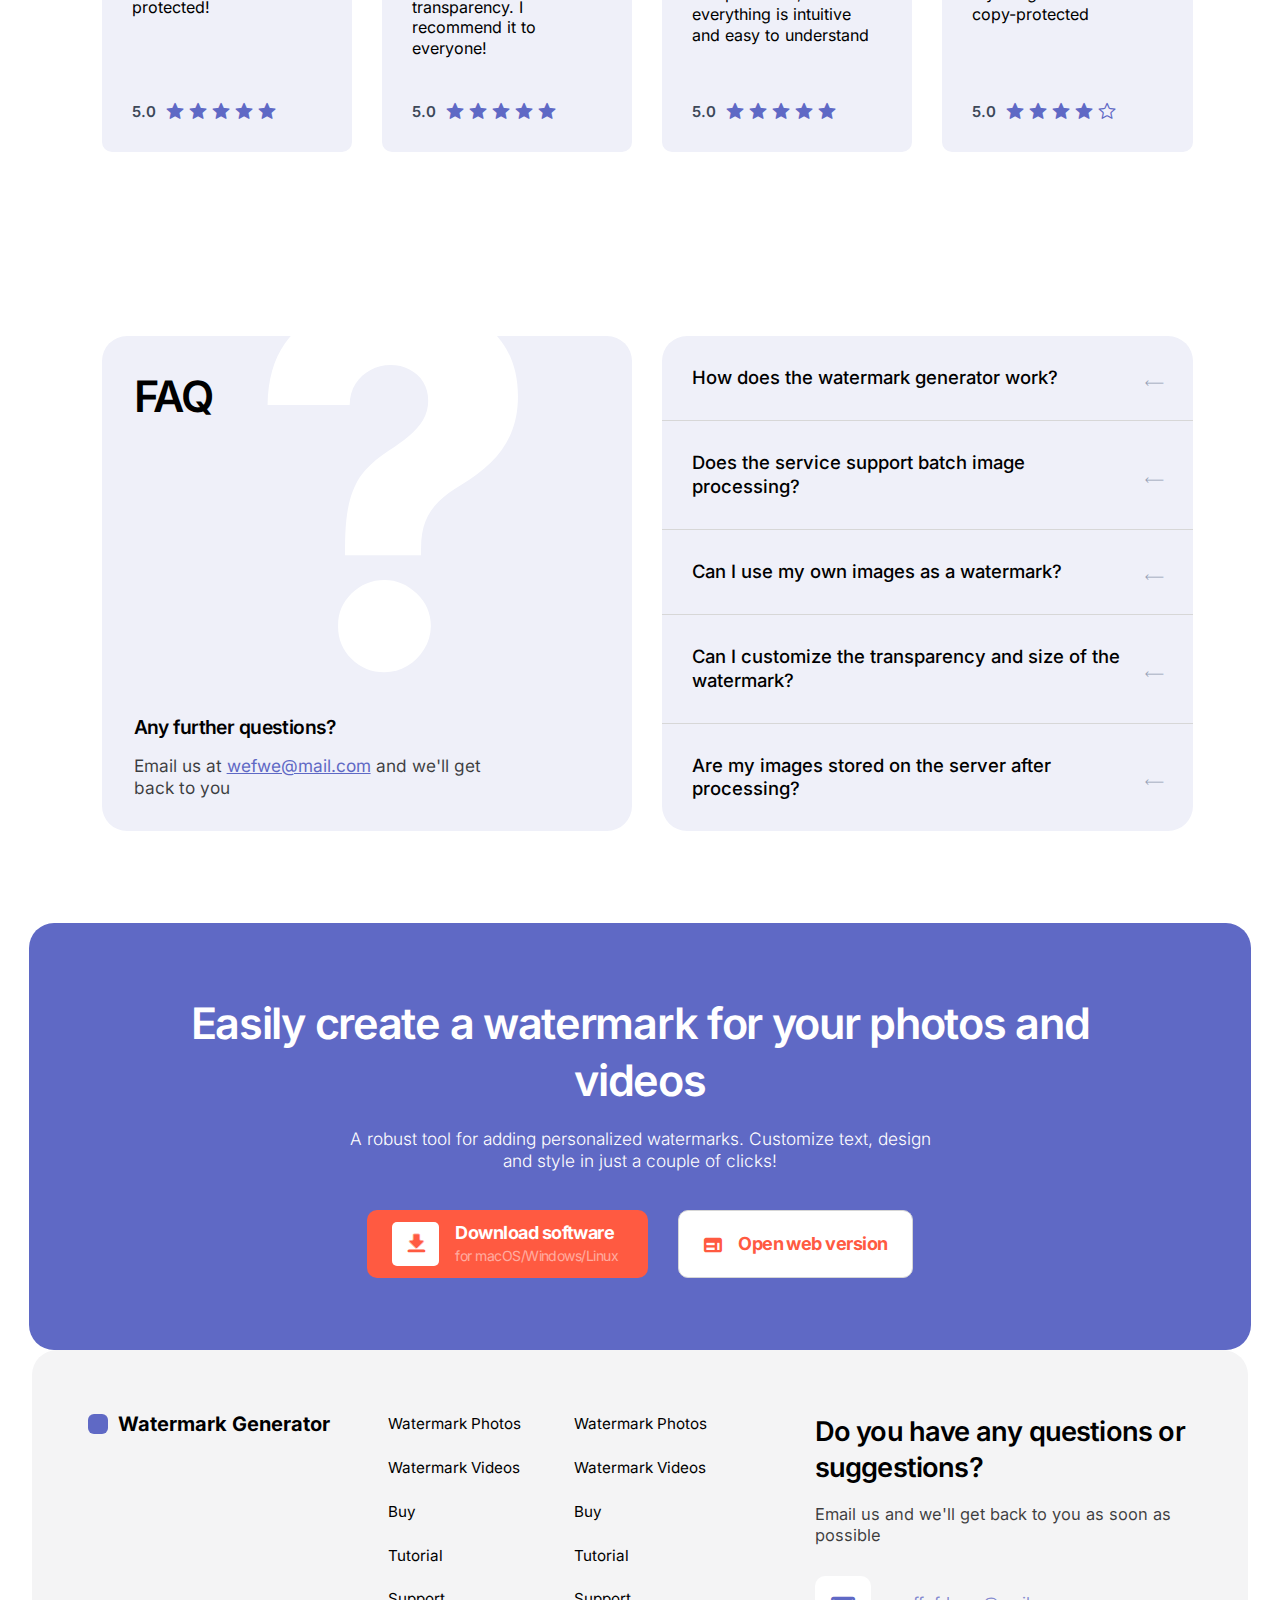
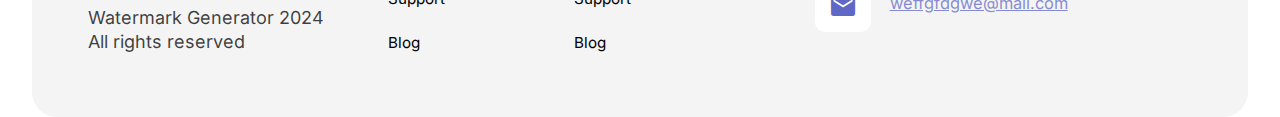
<file: watemark/index.html>
<!doctype html>
<html lang="en">
	<head>
		<meta charset="UTF-8">
		<meta name="viewport" content="width=device-width, initial-scale=1.0">
		<link rel="shortcut icon" href="assets/img/favicon.ico">
		<title>Home</title>
		<script type="module" crossorigin="" src="./js/index.min.js?v=1753182723973"></script>
		<link rel="modulepreload" crossorigin="" href="./js/app.min.js">
		<link rel="stylesheet" crossorigin="" href="./css/app.min.css?v=1753182723973">
		<link rel="stylesheet" crossorigin="" href="./css/index.min.css?v=1753182723973">
		<link rel="stylesheet" crossorigin="" href="./css/blockhead.min.css?v=1753182723973">
		<link rel="preload" as="style" href="./css/webfonts.min.css">
		<link rel="stylesheet" media="print" onload="this.onload=null;this.removeAttribute('media');" href="./css/webfonts.min.css">
	</head>
	<body>
		<div class="wrapper">
			<header data-fls-header="" class="header">
				<div class="header__container">
					<a href="index.html" class="header__logo">
						<span>Watermark Generator</span>
					</a>
					<div class="header__menu menu">
						<nav class="menu__body">
							<ul class="menu__list">
								<li class="menu__item">
									<a href="#" class="menu__link">Watermark Photos</a>
								</li>
								<li class="menu__item">
									<a href="#" class="menu__link">Watermark Videos</a>
								</li>
								<li class="menu__item">
									<a href="#" class="menu__link">Tutorial</a>
								</li>
								<li class="menu__item">
									<a href="#" class="menu__link">Support</a>
								</li>
								<li class="menu__item">
									<a href="#" class="menu__link">Blog</a>
								</li>
							</ul>
						</nav>
					</div>
					<!--
<fetch url="@components/layout/menu/menu.json">
<each loop='item in response'>
</each>
</fetch>
-->
					<div class="header__actions actions-header">
						<a href="#" data-fls-button="" class="actions-header__button button button--mob-header">Open web version</a>
						<a href="platform.html" data-fls-button="" class="actions-header__button button button--red-border">
							<span class="desktop">Download</span>
							<span class="mob">Open app</span>
						</a>
						<a href="buy.html" data-fls-button="" class="actions-header__button button button--icon">Buy</a>
					</div>
					<button type="button" data-fls-menu="" class="menu__icon icon-menu">
						<span></span>
					</button>
				</div>
			</header>
			<main class="page page--home">
				<section class="page__hero hero">
					<div class="hero__container">
						<div data-fls-blockhead="" class="hero__blockhead blockhead blockhead--hero">
							<span class="blockhead__label">Free Watermarking App</span>
							<h1 class="blockhead__title">Watermark Photos Or Videos</h1>
							<div class="blockhead__trigger trigger-blockhead">
								<div class="trigger-blockhead__item">Batch watermarking</div>
								<div class="trigger-blockhead__item">Add Text watermark</div>
								<div class="trigger-blockhead__item">Add Logo watermark</div>
								<div class="trigger-blockhead__item">Photo & Video watermarking</div>
								<div class="trigger-blockhead__item">Powerful customization</div>
								<div class="trigger-blockhead__item">Quick and Easy Setup</div>
							</div>
							<div class="blockhead__actions actions-blockhead">
								<a href="platform.html" data-fls-button="" class="actions-blockhead__button button button--download button--icon-download">
									<span class="text">
										Download software
										<span class="color">for macOS/Windows/Linux</span>
									</span>
								</a>
								<a href="#" data-fls-button="" class="actions-blockhead__button button button--icon-web-mob">
									<span class="text">Try for free</span>
								</a>
								<a href="#" data-fls-button="" class="actions-blockhead__button button button--web-border --icon-web">Open web version</a>
								<a href="#" data-fls-button="" class="actions-blockhead__button button button--buy">Buy</a>
							</div>
							<div class="blockhead__text">
								<p>
									Watermark Generator is a fully-featured solution for visually watermarking images in batch mode for your desktop or mobile devices.
								</p>
							</div>
						</div>
						<div class="hero__image--mob">
							<picture>
								<img alt="Image" src="./assets/img/hero/image-mob.webp">
							</picture>
						</div>
					</div>
					<div class="hero__media">
						<div class="hero__image">
							<picture>
								<source media="(max-width: 600px)" srcset="./assets/img/hero/image-600.webp" type="image/webp">
								<source media="(max-width: 1200px)" srcset="./assets/img/hero/image-1200.webp" type="image/webp">
								<img alt="Image" src="./assets/img/hero/image.webp">
							</picture>
						</div>
						<div class="hero__image hero__image--01">
							<picture>
								<img alt="Image" src="./assets/img/hero/01.webp">
							</picture>
						</div>
						<div class="hero__image hero__image--02">
							<picture>
								<img alt="Image" src="./assets/img/hero/02.webp">
							</picture>
						</div>
					</div>
					<div class="hero__decor">
						<img src="./assets/img/hero/decor.svg" alt="Image">
					</div>
					<div class="blockhead__trigger trigger-blockhead--mob">
						<div class="trigger-blockhead__item">Batch watermarking</div>
						<div class="trigger-blockhead__item">Add Text watermark</div>
						<div class="trigger-blockhead__item">Add Logo watermark</div>
						<div class="trigger-blockhead__item">Photo & Video watermarking</div>
						<div class="trigger-blockhead__item">Powerful customization</div>
						<div class="trigger-blockhead__item">Quick and Easy Setup</div>
					</div>
				</section>
				<a href="home.html" class="page__button --icon-arrow-bottom"></a>
				<section class="page__sliders sliders">
					<div class="sliders__container">
						<button type="button" class="sliders__button sliders__button--prev swiper-button-prev --icon-arrow"></button>
						<!-- Оболонка слайдера -->
						<div data-fls-slider="" class="sliders__slider swiper">
							<!-- Частина слайдера, що рухається -->
							<div class="sliders__wrapper swiper-wrapper">
								<!-- Слайд -->
								<div class="sliders__slide swiper-slide">
									<div class="sliders__icon">
										<img src="./assets/img/slider/01.svg" alt="Image">
									</div>
									<h4 class="sliders__title">Add Text to Photo or Video</h4>
									<div class="sliders__text">
										<p>
											Effortlessly insert text watermarks to your photos and videos to protect or personalize your content.
										</p>
									</div>
								</div>
								<div class="sliders__slide swiper-slide">
									<div class="sliders__icon">
										<img src="./assets/img/slider/02.svg" alt="Image">
									</div>
									<h4 class="sliders__title">Insert Logo to Photo or Video</h4>
									<div class="sliders__text">
										<p>
											Easily apply your logo as a watermark to reinforce your brand identity or claim ownership.
										</p>
									</div>
								</div>
								<div class="sliders__slide swiper-slide">
									<div class="sliders__icon">
										<img src="./assets/img/slider/03.svg" alt="Image">
									</div>
									<h4 class="sliders__title">Customize Watermark Settings</h4>
									<div class="sliders__text">
										<p>
											Adjust every detail of your watermark: rotate manually, set its size, pick fonts and colors, and fine-tune its transparency for the perfect look.
										</p>
									</div>
								</div>
								<div class="sliders__slide swiper-slide">
									<div class="sliders__icon">
										<img src="./assets/img/slider/04.svg" alt="Image">
									</div>
									<h4 class="sliders__title">Export Settings</h4>
									<div class="sliders__text">
										<p>
											Optimize your media with export options to resize images, rename files, and select the desired file type for seamless sharing.
										</p>
									</div>
								</div>
								<div class="sliders__slide swiper-slide">
									<div class="sliders__icon">
										<img src="./assets/img/slider/05.svg" alt="Image">
									</div>
									<h4 class="sliders__title">Batch Watermarking</h4>
									<div class="sliders__text">
										<p>
											Save time by watermarking hundreds of photos or videos at once. Our software processes over 500 files per minute, ensuring efficiency.
										</p>
									</div>
								</div>
								<div class="sliders__slide swiper-slide">
									<div class="sliders__icon">
										<img src="./assets/img/slider/06.svg" alt="Image">
									</div>
									<h4 class="sliders__title">Automatic Watermark Scaling</h4>
									<div class="sliders__text">
										<p>
											Let the software automatically adjust the watermark size to match your media's dimensions for a consistent appearance.
										</p>
									</div>
								</div>
								<div class="sliders__slide swiper-slide">
									<div class="sliders__icon">
										<img src="./assets/img/slider/07.svg" alt="Image">
									</div>
									<h4 class="sliders__title">Create Copyright Metadata</h4>
									<div class="sliders__text">
										<p>
											Add copyright metadata to your files to strengthen your content protection and ownership.
										</p>
									</div>
								</div>
								<div class="sliders__slide swiper-slide">
									<div class="sliders__icon">
										<img src="./assets/img/slider/08.svg" alt="Image">
									</div>
									<h4 class="sliders__title">Use Built-In Logos and Fonts</h4>
									<div class="sliders__text">
										<p>
											Access a library of pre-designed logos and fonts to create professional-looking watermarks quickly.
										</p>
									</div>
								</div>
								<div class="sliders__slide swiper-slide">
									<div class="sliders__icon">
										<img src="./assets/img/slider/09.svg" alt="Image">
									</div>
									<h4 class="sliders__title">Add Watermark Effects</h4>
									<div class="sliders__text">
										<p>
											Enhance your watermark with effects such as shadows, gradients, or outlines for a unique and polished touch.
										</p>
									</div>
								</div>
								<div class="sliders__slide swiper-slide">
									<div class="sliders__icon">
										<img src="./assets/img/slider/10.svg" alt="Image">
									</div>
									<h4 class="sliders__title">Position Watermarks Automatically and Manually</h4>
									<div class="sliders__text">
										<p>
											Place your watermark with precision using manual tools or let the software position it for you automatically.
										</p>
									</div>
								</div>
								<div class="sliders__slide swiper-slide">
									<div class="sliders__icon">
										<img src="./assets/img/slider/11.svg" alt="Image">
									</div>
									<h4 class="sliders__title">Make Transparent Watermarks</h4>
									<div class="sliders__text">
										<p>
											Create subtle, transparent watermarks that protect your content without overpowering it.
										</p>
									</div>
								</div>
								<div class="sliders__slide swiper-slide">
									<div class="sliders__icon">
										<img src="./assets/img/slider/12.svg" alt="Image">
									</div>
									<h4 class="sliders__title">Fill a Photo with Tiled Watermarks</h4>
									<div class="sliders__text">
										<p>
											Apply tiled watermarks across your photo for enhanced protection against unauthorized use.
										</p>
									</div>
								</div>
								<div class="sliders__slide swiper-slide">
									<div class="sliders__icon">
										<img src="./assets/img/slider/13.svg" alt="Image">
									</div>
									<h4 class="sliders__title">Supported Formats</h4>
									<div class="sliders__text">
										<p>
											Work with all major media file types for both import and export, ensuring compatibility and flexibility.
										</p>
									</div>
								</div>
							</div>
						</div>
						<button type="button" class="sliders__button sliders__button--next swiper-button-next --icon-arrow"></button>
						<div class="sliders__actions">
							<button type="button" class="sliders__button sliders__button--prev-mob swiper-button-prev --icon-arrow"></button>
							<button type="button" class="sliders__button sliders__button--next-mob swiper-button-next --icon-arrow"></button>
						</div>
					</div>
				</section>
				<section class="page__works works">
					<div class="works__container">
						<div data-fls-blockhead="" class="works__blockhead blockhead blockhead--icon">
							<div class="blockhead__icon">
								<img src="./assets/img/work/toggle.svg" alt="Image">
							</div>
							<h2 class="blockhead__title">How it works?</h2>
							<div class="blockhead__text">
								<p>
									A Watermark Generator is a highly effective method to safeguard the copyright of your photos from unauthorized use.
								</p>
							</div>
						</div>
						<div class="works__items">
							<div data-fls-workscard="" class="work__card card">
								<div class="card__items">
									<div class="card__number">01</div>
									<h2 class="card__title">Upload Your Photos or Videos</h2>
									<div class="card__text">
										<p>
											Start by selecting the media you want to protect. Simply drag and drop your files into the program or use the upload button for quick and seamless importing.
										</p>
									</div>
								</div>
								<div class="card__image">
									<picture>
										<img alt="Image" src="./assets/img/work/01.webp">
									</picture>
								</div>
								<div class="card__image--mob">
									<picture>
										<img alt="Image" src="./assets/img/work/01-mob.webp">
									</picture>
								</div>
							</div>
							<div data-fls-workscard="" class="work__card card">
								<div class="card__items">
									<div class="card__number">02</div>
									<h2 class="card__title">Customize Your Watermark Settings</h2>
									<div class="card__text">
										<p>
											Personalize every detail of your watermark to make it uniquely yours. Rotate it to the perfect angle, choose the ideal font, size, and color, and adjust the transparency to blend it beautifully with your content.
										</p>
									</div>
								</div>
								<div class="card__image">
									<picture>
										<img alt="Image" src="./assets/img/work/02.webp">
									</picture>
								</div>
								<div class="card__image--mob">
									<picture>
										<img alt="Image" src="./assets/img/work/02-mob.webp">
									</picture>
								</div>
							</div>
							<div data-fls-workscard="" class="work__card card">
								<div class="card__items">
									<div class="card__number">03</div>
									<h2 class="card__title">Export Watermarked Copies</h2>
									<div class="card__text">
										<p>
											Once your watermark is ready, export your protected files in just a few clicks. Choose your preferred file format, rename them if needed, and share your secured media with confidence.
										</p>
									</div>
								</div>
								<div class="card__image">
									<picture>
										<img alt="Image" src="./assets/img/work/03.webp">
									</picture>
								</div>
								<div class="card__image--mob">
									<picture>
										<img alt="Image" src="./assets/img/work/03-mob.webp">
									</picture>
								</div>
							</div>
						</div>
					</div>
				</section>
				<section class="page__custom custom">
					<div class="custom__container">
						<div data-fls-blockhead="" class="custom__blockhead blockhead blockhead--text-watermark">
							<span class="blockhead__label">Text Watermark</span>
							<h2 class="blockhead__title">Add a custom text watermark to your photos or videos.</h2>
							<div class="blockhead__text">
								<p>
									Include your name, signature, or any message to personalize and protect your content. Customize the font, size, color, and style to make it uniquely yours.
								</p>
							</div>
							<div class="blockhead__actions actions-blockhead">
								<a href="platform.html" data-fls-button="" class="actions-blockhead__button button button--download button--icon-download">
									<span class="text">
										Download software
										<span class="color">for macOS/Windows/Linux</span>
									</span>
								</a>
								<a href="#" data-fls-button="" class="actions-blockhead__button button button--icon-web-mob">
									<span class="text">Try for free</span>
								</a>
								<a href="#" data-fls-button="" class="actions-blockhead__button button button--web-border --icon-web">Open web version</a>
							</div>
						</div>
						<div class="custom__image">
							<picture>
								<source media="(max-width: 600px)" srcset="./assets/img/videos/01-600.webp" type="image/webp">
								<img alt="Image" src="./assets/img/videos/01.webp">
							</picture>
						</div>
					</div>
				</section>
				<section class="page__protect-media protect-media">
					<div class="protect-media__container">
						<div class="protect-media__image">
							<picture>
								<source media="(max-width: 600px)" srcset="./assets/img/media/01-600.webp" type="image/webp">
								<img alt="Image" src="./assets/img/media/01.webp">
							</picture>
						</div>
						<div class="protect-media__image--mob">
							<picture>
								<img alt="Image" src="./assets/img/media/01-mob.webp">
							</picture>
						</div>
						<div data-fls-blockhead="" class="protect-media__blockhead blockhead blockhead--image-watermark">
							<span class="blockhead__label">Image Watermark</span>
							<h2 class="blockhead__title">Protect your media with image watermarks by applying your logo or graphic.</h2>
							<div class="blockhead__text">
								<p>
									Use advanced features to remove the background from your logo for a clean, professional look. Adjust its size, transparency, and position for seamless integration.
								</p>
							</div>
						</div>
					</div>
				</section>
				<section class="page__photo-watermark photo-watermark">
					<div class="photo-watermark__container">
						<div data-fls-blockhead="" class="photo-watermark__blockhead blockhead blockhead--photo-watermark">
							<span class="blockhead__label">Photo Watermarking</span>
							<h2 class="blockhead__title">Efficiently apply watermarks to a large number of photos in one go.</h2>
							<div class="blockhead__text">
								<p>
									Include your name, signature, or any message to personalize and protect your content. Customize the font, size, color, and style to make it uniquely yours.
								</p>
							</div>
							<div class="blockhead__actions actions-blockhead">
								<a href="platform.html" data-fls-button="" class="actions-blockhead__button button button--download button--icon-download">
									<span class="text">
										Download software
										<span class="color">for macOS/Windows/Linux</span>
									</span>
								</a>
								<a href="#" data-fls-button="" class="actions-blockhead__button button button--icon-web-mob">
									<span class="text">Try for free</span>
								</a>
								<a href="#" data-fls-button="" class="actions-blockhead__button button button--web-border --icon-web">Open web version</a>
							</div>
						</div>
						<div class="photo-watermark__image">
							<picture>
								<source media="(max-width: 600px)" srcset="./assets/img/photo/01-600.webp" type="image/webp">
								<img alt="Image" src="./assets/img/photo/01.webp">
							</picture>
						</div>
						<div class="photo-watermark__image--mob">
							<picture>
								<img alt="Image" src="./assets/img/photo/01-mob.webp">
							</picture>
						</div>
					</div>
				</section>
				<section class="page__video-watermark video-watermark">
					<div class="video-watermark__container">
						<div class="video-watermark__column">
							<div class="video-watermark__image video-watermark__image--1">
								<picture>
									<img alt="Image" src="./assets/img/video-watermarking/01.webp">
								</picture>
							</div>
							<div class="video-watermark__image video-watermark__image--2">
								<picture>
									<img alt="Image" src="./assets/img/video-watermarking/02.webp">
								</picture>
							</div>
							<div class="video-watermark__image video-watermark__image--3">
								<picture>
									<img alt="Image" src="./assets/img/video-watermarking/03.webp">
								</picture>
							</div>
							<div class="video-watermark__image video-watermark__image--4">
								<picture>
									<img alt="Image" src="./assets/img/video-watermarking/04.webp">
								</picture>
							</div>
							<div class="video-watermark__image video-watermark__image--5">
								<picture>
									<img alt="Image" src="./assets/img/video-watermarking/05.webp">
								</picture>
							</div>
							<div class="video-watermark__image video-watermark__image--6">
								<picture>
									<source media="(max-width: 600px)" srcset="./assets/img/video-watermarking/06-600.webp" type="image/webp">
									<img alt="Image" src="./assets/img/video-watermarking/06.webp">
								</picture>
							</div>
							<div class="video-watermark__image video-watermark__image--7">
								<picture>
									<img alt="Image" src="./assets/img/video-watermarking/07.webp">
								</picture>
							</div>
							<div class="video-watermark__image video-watermark__image--8">
								<picture>
									<img alt="Image" src="./assets/img/video-watermarking/08.webp">
								</picture>
							</div>
						</div>
						<div data-fls-blockhead="" class="preview__blockhead blockhead blockhead--video-watermark">
							<div class="blockhead__top">
								<span class="blockhead__label">Video Watermarking</span>
								<h2 class="blockhead__title">Safeguard your videos with batch watermarking capabilities.</h2>
							</div>
							<div class="blockhead__content">
								<div class="blockhead__text">
									<p>
										Designed with videographers in mind, the program supports a variety of popular video formats, ensuring flexibility and ease of use.
									</p>
								</div>
								<div class="blockhead__actions actions-blockhead">
									<a href="platform.html" data-fls-button="" class="actions-blockhead__button button button--download button--icon-download">
										<span class="text">
											Download software
											<span class="color">for macOS/Windows/Linux</span>
										</span>
									</a>
									<a href="#" data-fls-button="" class="actions-blockhead__button button button--icon-web-mob">
										<span class="text">Try for free</span>
									</a>
									<a href="#" data-fls-button="" class="actions-blockhead__button button button--web-border --icon-web">Open web version</a>
								</div>
							</div>
						</div>
					</div>
				</section>
				<section class="page__enjoy enjoy">
					<div class="enjoy__container">
						<div data-fls-blockhead="" class="enjoy__blockhead blockhead">
							<span class="blockhead__label">Manual or Automatic Positioning</span>
							<h2 class="blockhead__title">Enjoy full control over watermark</h2>
							<div class="blockhead__text">
								<p>
									Place it manually by dragging it to the desired location, or save time by using automatic positioning tools for consistent results.
								</p>
							</div>
						</div>
						<div class="enjoy__image">
							<picture>
								<source media="(max-width: 600px)" srcset="./assets/img/over/01-600.webp" type="image/webp">
								<img alt="Image" src="./assets/img/over/01.webp">
							</picture>
						</div>
					</div>
				</section>
				<section class="page__protection protection">
					<div class="protection__container">
						<div class="protection__image">
							<picture>
								<source media="(max-width: 600px)" srcset="./assets/img/content-video/01-600.webp" type="image/webp">
								<img alt="Image" src="./assets/img/content-video/01.webp">
							</picture>
						</div>
						<div data-fls-blockhead="" class="protection__blockhead blockhead">
							<span class="blockhead__label">Tiling for Maximum Protection</span>
							<h2 class="blockhead__title">Secure your content by covering the entire photo or video with tiled watermarks</h2>
							<div class="blockhead__text">
								<p>
									Choose diagonal, vertical, or horizontal patterns for comprehensive protection against unauthorized use.
								</p>
							</div>
						</div>
					</div>
				</section>
				<section class="page__tailor tailor">
					<div class="tailor__container">
						<div data-fls-blockhead="" class="tailor__blockhead blockhead blockhead">
							<span class="blockhead__label">Comprehensive Customization Options</span>
							<h2 class="blockhead__title">Tailor your watermark to fit your exact needs.</h2>
							<div class="blockhead__text">
								<p>
									Adjust rotation, font, size, transparency, and other settings to create a watermark that complements your content.
								</p>
							</div>
							<div class="blockhead__actions actions-blockhead">
								<a href="platform.html" data-fls-button="" class="actions-blockhead__button button button--download button--icon-download">
									<span class="text">
										Download software
										<span class="color">for macOS/Windows/Linux</span>
									</span>
								</a>
								<a href="#" data-fls-button="" class="actions-blockhead__button button button--icon-web-mob">
									<span class="text">Try for free</span>
								</a>
								<a href="#" data-fls-button="" class="actions-blockhead__button button button--web-border --icon-web">Open web version</a>
							</div>
						</div>
						<div class="tailor__image">
							<picture>
								<source media="(max-width: 600px)" srcset="./assets/img/tailor/01-600.webp" type="image/webp">
								<img alt="Image" src="./assets/img/tailor/01.webp">
							</picture>
						</div>
						<div class="tailor__image--mob">
							<picture>
								<img alt="Image" src="./assets/img/tailor/01-mob.webp">
							</picture>
						</div>
					</div>
				</section>
				<section class="page__templates templates">
					<div class="templates__container">
						<div class="templates__image">
							<picture>
								<source media="(max-width: 600px)" srcset="./assets/img/template/01-600.webp" type="image/webp">
								<img alt="Image" src="./assets/img/template/01.webp">
							</picture>
						</div>
						<div data-fls-blockhead="" class="templates__blockhead blockhead">
							<span class="blockhead__label">Templates for Efficiency</span>
							<h2 class="blockhead__title">Speed up your workflow with ready-made watermark templates</h2>
							<div class="blockhead__text">
								<p>
									Or save your custom designs for future use. Templates are ideal for recurring projects or consistent.
								</p>
							</div>
						</div>
					</div>
				</section>
				<section class="page__qiuck-card qiuck-card">
					<div class="qiuck-card__container">
						<div data-fls-blockhead="" class="qiuck-card__blockhead blockhead blockhead--card-quick">
							<div class="actions-blockhead__icon actions-blockhead__icon--mob">
								<img src="./assets/img/quick-card/01.svg" alt="Image">
							</div>
							<h2 class="blockhead__title">Quick and Easy Setup</h2>
							<div class="blockhead__text">
								<p>
									Setting up your watermark takes less than a minute. Designed to be simpler and faster than advanced tools like Photoshop or even basic programs like Paint, it’s ideal for users of all skill levels.
								</p>
							</div>
							<div class="blockhead__actions actions-blockhead">
								<a href="platform.html" data-fls-button="" class="actions-blockhead__button button button--download button--icon-download">
									<span class="text">
										Download software
										<span class="color">for macOS/Windows/Linux</span>
									</span>
								</a>
								<a href="#" data-fls-button="" class="actions-blockhead__button button button--icon-web-mob">
									<span class="text">Try for free</span>
								</a>
								<div class="actions-blockhead__icon">
									<img src="./assets/img/quick-card/01.svg" alt="Image">
								</div>
							</div>
						</div>
						<div data-fls-blockhead="" class="qiuck-card__blockhead blockhead blockhead--card-quick">
							<div class="actions-blockhead__icon actions-blockhead__icon--mob">
								<img src="./assets/img/quick-card/02.svg" alt="Image">
							</div>
							<h2 class="blockhead__title">Online Version Available</h2>
							<div class="blockhead__text">
								<p>
									Use the online version of the software for quick tasks. While limited in the number and size of files, it offers a convenient option for lightweight watermarking needs.
								</p>
							</div>
							<div class="blockhead__actions actions-blockhead">
								<a href="#" data-fls-button="" class="actions-blockhead__button button button--web-border --icon-web">Open web version</a>
								<a href="#" data-fls-button="" class="actions-blockhead__button button button--icon-web-mob">
									<span class="text">Try for free</span>
								</a>
								<div class="actions-blockhead__icon">
									<img src="./assets/img/quick-card/02.svg" alt="Image">
								</div>
							</div>
						</div>
					</div>
				</section>
				<section class="page__preview preview">
					<div class="preview__container">
						<div class="preview__column">
							<div class="preview__image preview__image--1">
								<picture>
									<img alt="Image" src="./assets/img/gallery/01.webp">
								</picture>
							</div>
							<div class="preview__image preview__image--2">
								<div class="preview__icon --icon-check"></div>
								<picture>
									<img alt="Image" src="./assets/img/gallery/02.webp">
								</picture>
							</div>
							<div class="preview__image preview__image--3">
								<div class="preview__icon --icon-check"></div>
								<picture>
									<img alt="Image" src="./assets/img/gallery/03.webp">
								</picture>
							</div>
							<div class="preview__image preview__image--4">
								<picture>
									<img alt="Image" src="./assets/img/gallery/04.webp">
								</picture>
							</div>
							<div class="preview__image preview__image--5">
								<picture>
									<img alt="Image" src="./assets/img/gallery/05.webp">
								</picture>
							</div>
							<div class="preview__image preview__image--6">
								<div class="preview__icon --icon-check"></div>
								<picture>
									<source media="(max-width: 600px)" srcset="./assets/img/gallery/06-600.webp" type="image/webp">
									<img alt="Image" src="./assets/img/gallery/06.webp">
								</picture>
							</div>
							<div class="preview__image preview__image--7">
								<picture>
									<img alt="Image" src="./assets/img/gallery/07.webp">
								</picture>
							</div>
							<div class="preview__image preview__image--8">
								<div class="preview__icon --icon-check"></div>
								<picture>
									<img alt="Image" src="./assets/img/gallery/08.webp">
								</picture>
							</div>
						</div>
						<div data-fls-blockhead="" class="preview__blockhead blockhead blockhead--before">
							<span class="blockhead__label">Preview Before Applying</span>
							<h2 class="blockhead__title">Ensure the watermark looks perfect before exporting your files.</h2>
							<div class="blockhead__text">
								<p>Eliminate guesswork by previewing your watermarked media before finalizing it.</p>
							</div>
						</div>
					</div>
				</section>
				<section class="page__needs needs">
					<div class="needs__container">
						<div data-fls-blockhead="" class="needs__blockhead blockhead blockhead--needs">
							<h2 class="blockhead__title">Who needs it?</h2>
							<div class="blockhead__text">
								<p>
									Watermark Generator is ideal for those who work with visual content and want to protect their images from copying. The handy and functional tool can handle everything from personalized watermarks to mass photo processing.
								</p>
							</div>
						</div>
						<div class="needs__items">
							<div class="needs__column">
								<div class="needs__item needs__item--1">
									<div class="needs__image">
										<picture>
											<img alt="Image" src="./assets/img/needs/videograpfer.webp">
										</picture>
									</div>
									<div class="needs__text">Videographer</div>
								</div>
								<div class="needs__item needs__item--2">
									<div class="needs__image">
										<picture>
											<img alt="Image" src="./assets/img/needs/manager.webp">
										</picture>
									</div>
									<div class="needs__text">Content manager</div>
								</div>
								<div class="needs__item needs__item--3">
									<div class="needs__image">
										<picture>
											<img alt="Image" src="./assets/img/needs/photographer.webp">
										</picture>
									</div>
									<div class="needs__text">Photographer</div>
								</div>
								<div class="needs__item needs__item--4">
									<div class="needs__image">
										<picture>
											<img alt="Image" src="./assets/img/needs/designer.webp">
										</picture>
									</div>
									<div class="needs__text">Designer</div>
								</div>
								<div class="needs__item needs__item--5">
									<div class="needs__image">
										<picture>
											<img alt="Image" src="./assets/img/needs/online-store.webp">
										</picture>
									</div>
									<div class="needs__text">Online store owner</div>
								</div>
								<div class="needs__item needs__item--6">
									<div class="needs__image">
										<picture>
											<img alt="Image" src="./assets/img/needs/marketer.webp">
										</picture>
									</div>
									<div class="needs__text">Marketer</div>
								</div>
							</div>
							<h2 class="needs__title-decor">Watermark Generator</h2>
						</div>
					</div>
				</section>
				<section class="page__watermark-generator watermark-generator">
					<div class="watermark-generator__container">
						<div data-fls-blockhead="" class="watermark-generator__blockhead blockhead blockhead--watemark-generator">
							<span class="blockhead__label">Watermark Generator</span>
							<h2 class="blockhead__title">Create your unique watermark in seconds</h2>
							<div class="blockhead__text">
								<p>
									Protect your images with a simple and easy-to-use watermark generation tool. Customize text, logo font, style or logo to your needs!
								</p>
							</div>
							<div class="blockhead__actions actions-blockhead">
								<a href="platform.html" data-fls-button="" class="actions-blockhead__button button button--download button--icon-download">
									<span class="text">
										Download software
										<span class="color">for macOS/Windows/Linux</span>
									</span>
								</a>
								<a href="#" data-fls-button="" class="actions-blockhead__button button button--icon-web-mob">
									<span class="text">Try for free</span>
								</a>
								<a href="#" data-fls-button="" class="actions-blockhead__button button button--web-border --icon-web">Open web version</a>
							</div>
						</div>
						<div class="watermark-generator__image">
							<picture>
								<source media="(max-width: 600px)" srcset="./assets/img/watermark-generator/01-600.webp" type="image/webp">
								<img alt="Image" src="./assets/img/watermark-generator/01.webp">
							</picture>
						</div>
						<div class="watermark-generator__image--mob">
							<picture>
								<img alt="Image" src="./assets/img/watermark-generator/01-mob.webp">
							</picture>
						</div>
					</div>
				</section>
				<section class="page__screenshots screenshots">
					<div class="screenshots__container">
						<div data-fls-blockhead="" class="screenshots__blockhead blockhead--screenshots">
							<div class="blockhead__items">
								<h2 class="blockhead__title">Screenshots</h2>
								<div class="blockhead__text">
									<p>
										See examples of the program in action. Our tool is intuitive and you can add a watermark to a photo in just a few steps. See for yourself how fast and convenient it is!
									</p>
								</div>
							</div>
							<div data-fls-dynamic=".screenshots__slider, 767.67" class="blockhead__action">
								<button type="button" class="screenshots__button screenshots__button--prev swiper-button-prev --icon-arrow"></button>
								<button type="button" class="screenshots__button screenshots__button--next swiper-button-next --icon-arrow"></button>
							</div>
						</div>
						<!-- Оболонка слайдера -->
						<div data-fls-slider="" class="screenshots__slider swiper">
							<!-- Частина слайдера, що рухається -->
							<div class="screenshots__wrapper swiper-wrapper">
								<!-- Слайд -->
								<div class="screenshots__slide swiper-slide">
									<div class="screenshots__image">
										<picture>
											<img alt="Image" src="./assets/img/screenshots/01.webp">
										</picture>
									</div>
									<div class="screenshots__image screenshots__image--mob">
										<picture>
											<img alt="Image" src="./assets/img/screenshots/01-mob.webp">
										</picture>
									</div>
								</div>
								<div class="screenshots__slide swiper-slide">
									<div class="screenshots__image">
										<picture>
											<img alt="Image" src="./assets/img/screenshots/02.webp">
										</picture>
									</div>
									<div class="screenshots__image screenshots__image--mob">
										<picture>
											<img alt="Image" src="./assets/img/screenshots/02-mob.webp">
										</picture>
									</div>
								</div>
								<div class="screenshots__slide swiper-slide">
									<div class="screenshots__image">
										<picture>
											<img alt="Image" src="./assets/img/screenshots/03.webp">
										</picture>
									</div>
									<div class="screenshots__image screenshots__image--mob">
										<picture>
											<img alt="Image" src="./assets/img/screenshots/03-mob.webp">
										</picture>
									</div>
								</div>
								<div class="screenshots__slide swiper-slide">
									<div class="screenshots__image">
										<picture>
											<img alt="Image" src="./assets/img/screenshots/04.webp">
										</picture>
									</div>
									<div class="screenshots__image screenshots__image--mob">
										<picture>
											<img alt="Image" src="./assets/img/screenshots/04-mob.webp">
										</picture>
									</div>
								</div>
								<div class="screenshots__slide swiper-slide">
									<div class="screenshots__image">
										<picture>
											<img alt="Image" src="./assets/img/screenshots/05.webp">
										</picture>
									</div>
									<div class="screenshots__image screenshots__image--mob">
										<picture>
											<img alt="Image" src="./assets/img/screenshots/05-mob.webp">
										</picture>
									</div>
								</div>
								<div class="screenshots__slide swiper-slide">
									<div class="screenshots__image">
										<picture>
											<img alt="Image" src="./assets/img/screenshots/01.webp">
										</picture>
									</div>
									<div class="screenshots__image screenshots__image--mob">
										<picture>
											<img alt="Image" src="./assets/img/screenshots/06-mob.webp">
										</picture>
									</div>
								</div>
								<div class="screenshots__slide swiper-slide">
									<div class="screenshots__image">
										<picture>
											<img alt="Image" src="./assets/img/screenshots/02.webp">
										</picture>
									</div>
									<div class="screenshots__image screenshots__image--mob">
										<picture>
											<img alt="Image" src="./assets/img/screenshots/07-mob.webp">
										</picture>
									</div>
								</div>
								<div class="screenshots__slide swiper-slide">
									<div class="screenshots__image">
										<picture>
											<img alt="Image" src="./assets/img/screenshots/03.webp">
										</picture>
									</div>
									<div class="screenshots__image screenshots__image--mob">
										<picture>
											<img alt="Image" src="./assets/img/screenshots/08-mob.webp">
										</picture>
									</div>
								</div>
								<div class="screenshots__slide swiper-slide">
									<div class="screenshots__image">
										<picture>
											<img alt="Image" src="./assets/img/screenshots/04.webp">
										</picture>
									</div>
									<div class="screenshots__image screenshots__image--mob">
										<picture>
											<img alt="Image" src="./assets/img/screenshots/09-mob.webp">
										</picture>
									</div>
								</div>
							</div>
						</div>
					</div>
				</section>
				<section class="page__testimonials testimonials">
					<div class="testimonials__container">
						<div data-fls-blockhead="" class="testimonials__blockhead blockhead--testimonials">
							<div class="blockhead__items">
								<h2 class="blockhead__title">Testimonials</h2>
							</div>
							<div data-fls-dynamic=".testimonials__slider, 767.67" class="blockhead__action">
								<button type="button" class="testimonials__button testimonials__button--prev swiper-button-prev --icon-arrow"></button>
								<button type="button" class="testimonials__button testimonials__button--next swiper-button-next --icon-arrow"></button>
							</div>
						</div>
						<!-- Оболонка слайдера -->
						<div data-fls-slider="" class="testimonials__slider swiper">
							<!-- Частина слайдера, що рухається -->
							<div class="testimonials__wrapper swiper-wrapper">
								<!-- Слайд -->
								<div class="testimonials__slide swiper-slide">
									<div class="testimonials__top top-testimonials">
										<div class="top-testimonials__avatar">
											<picture>
												<img alt="Image" src="./assets/img/testimonials/01.webp">
											</picture>
										</div>
										<div class="top-testimonials__content">
											<div class="top-testimonials__name">Alexey</div>
											<div class="top-testimonials__label">Photographer</div>
										</div>
									</div>
									<div class="testimonials__content">
										<div class="testimonials__text">
											<p>
												Great service! Convenient and fast to use. I added watermarks to all my photos in a couple of minutes. Now my work is safely protected!
											</p>
										</div>
									</div>
									<div class="testimonials__footer footer-testimonials">
										<div class="footer-testimonials__number">5.0</div>
										<div class="footer-testimonials__rating rating">
											<span class="rating__icon --icon-star"></span>
											<span class="rating__icon --icon-star"></span>
											<span class="rating__icon --icon-star"></span>
											<span class="rating__icon --icon-star"></span>
											<span class="rating__icon --icon-star"></span>
										</div>
									</div>
								</div>
								<div class="testimonials__slide swiper-slide">
									<div class="testimonials__top top-testimonials">
										<div class="top-testimonials__avatar">
											<picture>
												<img alt="Image" src="./assets/img/testimonials/02.webp">
											</picture>
										</div>
										<div class="top-testimonials__content">
											<div class="top-testimonials__name">Marina</div>
											<div class="top-testimonials__label">Designer</div>
										</div>
									</div>
									<div class="testimonials__content">
										<div class="testimonials__text">
											<p>
												Long looking for a simple tool to create watermarks, and finally found it! I really liked the ability to customize the font, color and transparency. I recommend it to everyone!
											</p>
										</div>
									</div>
									<div class="testimonials__footer footer-testimonials">
										<div class="footer-testimonials__number">5.0</div>
										<div class="footer-testimonials__rating rating">
											<span class="rating__icon --icon-star"></span>
											<span class="rating__icon --icon-star"></span>
											<span class="rating__icon --icon-star"></span>
											<span class="rating__icon --icon-star"></span>
											<span class="rating__icon --icon-star"></span>
										</div>
									</div>
								</div>
								<div class="testimonials__slide swiper-slide">
									<div class="testimonials__top top-testimonials">
										<div class="top-testimonials__avatar">
											<picture>
												<img alt="Image" src="./assets/img/testimonials/03.webp">
											</picture>
										</div>
										<div class="top-testimonials__content">
											<div class="top-testimonials__name">Sergey</div>
											<div class="top-testimonials__label">Online store owner</div>
										</div>
									</div>
									<div class="testimonials__content">
										<div class="testimonials__text">
											<p>
												The service really helps! I upload dozens of photos at once, and watermarks are added instantly. No complications, everything is intuitive and easy to understand
											</p>
										</div>
									</div>
									<div class="testimonials__footer footer-testimonials">
										<div class="footer-testimonials__number">5.0</div>
										<div class="footer-testimonials__rating rating">
											<span class="rating__icon --icon-star"></span>
											<span class="rating__icon --icon-star"></span>
											<span class="rating__icon --icon-star"></span>
											<span class="rating__icon --icon-star"></span>
											<span class="rating__icon --icon-star"></span>
										</div>
									</div>
								</div>
								<div class="testimonials__slide swiper-slide">
									<div class="testimonials__top top-testimonials">
										<div class="top-testimonials__avatar">
											<picture>
												<img alt="Image" src="./assets/img/testimonials/04.webp">
											</picture>
										</div>
										<div class="top-testimonials__content">
											<div class="top-testimonials__name">Anna</div>
											<div class="top-testimonials__label">Content manager</div>
										</div>
									</div>
									<div class="testimonials__content">
										<div class="testimonials__text">
											<p>
												Watermark Generator has become an indispensable assistant. Simplicity and reliability are exactly what I need. My images are now copy-protected
											</p>
										</div>
									</div>
									<div class="testimonials__footer footer-testimonials">
										<div class="footer-testimonials__number">5.0</div>
										<div class="footer-testimonials__rating rating">
											<span class="rating__icon --icon-star"></span>
											<span class="rating__icon --icon-star"></span>
											<span class="rating__icon --icon-star"></span>
											<span class="rating__icon --icon-star"></span>
											<span class="rating__icon --icon-star-outline"></span>
										</div>
									</div>
								</div>
								<div class="testimonials__slide swiper-slide">
									<div class="testimonials__top top-testimonials">
										<div class="top-testimonials__avatar">
											<picture>
												<img alt="Image" src="./assets/img/testimonials/01.webp">
											</picture>
										</div>
										<div class="top-testimonials__content">
											<div class="top-testimonials__name">Alexey</div>
											<div class="top-testimonials__label">Photographer</div>
										</div>
									</div>
									<div class="testimonials__content">
										<div class="testimonials__text">
											<p>
												Great service! Convenient and fast to use. I added watermarks to all my photos in a couple of minutes. Now my work is safely protected!
											</p>
										</div>
									</div>
									<div class="testimonials__footer footer-testimonials">
										<div class="footer-testimonials__number">5.0</div>
										<div class="footer-testimonials__rating rating">
											<span class="rating__icon --icon-star"></span>
											<span class="rating__icon --icon-star"></span>
											<span class="rating__icon --icon-star"></span>
											<span class="rating__icon --icon-star"></span>
											<span class="rating__icon --icon-star"></span>
										</div>
									</div>
								</div>
								<div class="testimonials__slide swiper-slide">
									<div class="testimonials__top top-testimonials">
										<div class="top-testimonials__avatar">
											<picture>
												<img alt="Image" src="./assets/img/testimonials/02.webp">
											</picture>
										</div>
										<div class="top-testimonials__content">
											<div class="top-testimonials__name">Marina</div>
											<div class="top-testimonials__label">Designer</div>
										</div>
									</div>
									<div class="testimonials__content">
										<div class="testimonials__text">
											<p>
												Long looking for a simple tool to create watermarks, and finally found it! I really liked the ability to customize the font, color and transparency. I recommend it to everyone!
											</p>
										</div>
									</div>
									<div class="testimonials__footer footer-testimonials">
										<div class="footer-testimonials__number">5.0</div>
										<div class="footer-testimonials__rating rating">
											<span class="rating__icon --icon-star"></span>
											<span class="rating__icon --icon-star"></span>
											<span class="rating__icon --icon-star"></span>
											<span class="rating__icon --icon-star"></span>
											<span class="rating__icon --icon-star"></span>
										</div>
									</div>
								</div>
								<div class="testimonials__slide swiper-slide">
									<div class="testimonials__top top-testimonials">
										<div class="top-testimonials__avatar">
											<picture>
												<img alt="Image" src="./assets/img/testimonials/03.webp">
											</picture>
										</div>
										<div class="top-testimonials__content">
											<div class="top-testimonials__name">Sergey</div>
											<div class="top-testimonials__label">Online store owner</div>
										</div>
									</div>
									<div class="testimonials__content">
										<div class="testimonials__text">
											<p>
												The service really helps! I upload dozens of photos at once, and watermarks are added instantly. No complications, everything is intuitive and easy to understand
											</p>
										</div>
									</div>
									<div class="testimonials__footer footer-testimonials">
										<div class="footer-testimonials__number">5.0</div>
										<div class="footer-testimonials__rating rating">
											<span class="rating__icon --icon-star"></span>
											<span class="rating__icon --icon-star"></span>
											<span class="rating__icon --icon-star"></span>
											<span class="rating__icon --icon-star"></span>
											<span class="rating__icon --icon-star"></span>
										</div>
									</div>
								</div>
								<div class="testimonials__slide swiper-slide">
									<div class="testimonials__top top-testimonials">
										<div class="top-testimonials__avatar">
											<picture>
												<img alt="Image" src="./assets/img/testimonials/04.webp">
											</picture>
										</div>
										<div class="top-testimonials__content">
											<div class="top-testimonials__name">Anna</div>
											<div class="top-testimonials__label">Content manager</div>
										</div>
									</div>
									<div class="testimonials__content">
										<div class="testimonials__text">
											<p>
												Watermark Generator has become an indispensable assistant. Simplicity and reliability are exactly what I need. My images are now copy-protected
											</p>
										</div>
									</div>
									<div class="testimonials__footer footer-testimonials">
										<div class="footer-testimonials__number">5.0</div>
										<div class="footer-testimonials__rating rating">
											<span class="rating__icon --icon-star"></span>
											<span class="rating__icon --icon-star"></span>
											<span class="rating__icon --icon-star"></span>
											<span class="rating__icon --icon-star"></span>
											<span class="rating__icon --icon-star-outline"></span>
										</div>
									</div>
								</div>
							</div>
						</div>
					</div>
				</section>
				<section class="page__faq faq">
					<div class="faq__container">
						<div data-fls-blockhead="" class="faq__blockhead blockhead blockhead--faq">
							<h2 class="blockhead__title">FAQ</h2>
							<div class="blockhead__text">
								<p>
									<span>Any further questions?</span>
								</p>
								<p>
									Email us at
									<a href="mailto:wefwe@mail.com" class="blockhead__link">wefwe@mail.com</a>
									and we'll get back to you
								</p>
							</div>
							<div class="blockhead__decor">
								<img src="./assets/img/faq/decor.svg" alt="Image">
							</div>
						</div>
						<div data-fls-spollers="" class="faq__spollers spollers">
							<details class="spollers__item">
								<summary class="spollers__title">
									<span>How does the watermark generator work?</span>
									<div class="spollers__icon --icon-arrow-bottom"></div>
								</summary>
								<div class="spollers__body">
									<div class="spollers__text">
										<p>
											The generator makes it easy to add a watermark to your images. You upload a photo, customize the text, font and watermark style, and then save the finished file.
										</p>
									</div>
								</div>
							</details>
							<details class="spollers__item">
								<summary class="spollers__title">
									<span>Does the service support batch image processing?</span>
									<div class="spollers__icon --icon-arrow-bottom"></div>
								</summary>
								<div class="spollers__body">
									<div class="spollers__text">
										<p>
											Yes, you can upload several photos at once and add watermark to all files at the same time.
										</p>
									</div>
								</div>
							</details>
							<details class="spollers__item">
								<summary class="spollers__title">
									<span>Can I use my own images as a watermark?</span>
									<div class="spollers__icon --icon-arrow-bottom"></div>
								</summary>
								<div class="spollers__body">
									<div class="spollers__text">
										<p>
											You can upload your logo or picture and customize its placement and transparency on the photo.
										</p>
									</div>
								</div>
							</details>
							<details class="spollers__item">
								<summary class="spollers__title">
									<span>Can I customize the transparency and size of the watermark?</span>
									<div class="spollers__icon --icon-arrow-bottom"></div>
								</summary>
								<div class="spollers__body">
									<div class="spollers__text">
										<p>
											Yes, our tool allows you to adjust the transparency, size, font and color of the watermark to best suit your requirements.
										</p>
									</div>
								</div>
							</details>
							<details class="spollers__item">
								<summary class="spollers__title">
									<span>Are my images stored on the server after processing?</span>
									<div class="spollers__icon --icon-arrow-bottom"></div>
								</summary>
								<div class="spollers__body">
									<div class="spollers__text">
										<p>
											No, we respect your privacy. All images are deleted from the server as soon as processing is complete.
										</p>
									</div>
								</div>
							</details>
						</div>
					</div>
				</section>
				<section class="page__personalized personalized">
					<div class="personalized__container">
						<div data-fls-blockhead="" class="personalized__blockhead blockhead blockhead--personalized">
							<h2 class="blockhead__title">Easily create a watermark for your photos and videos</h2>
							<div class="blockhead__text">
								<p>
									A robust tool for adding personalized watermarks. Customize text, design and style in just a couple of clicks!
								</p>
							</div>
							<div class="blockhead__actions actions-blockhead">
								<a href="platform.html" data-fls-button="" class="actions-blockhead__button button button--download button--icon-download">
									<span class="text">
										Download software
										<span class="color">for macOS/Windows/Linux</span>
									</span>
								</a>
								<a href="#" data-fls-button="" class="actions-blockhead__button button button--icon-web-mob">
									<span class="text">Try for free</span>
								</a>
								<a href="#" data-fls-button="" class="actions-blockhead__button button button--web-border --icon-web">Open web version</a>
							</div>
						</div>
					</div>
					<div class="personalized__media">
						<div class="personalized__image personalized__image--01">
							<picture>
								<img alt="Image" src="./assets/img/personalized/01.webp">
							</picture>
						</div>
						<div class="personalized__image personalized__image--02">
							<picture>
								<img alt="Image" src="./assets/img/personalized/02.webp">
							</picture>
						</div>
					</div>
				</section>
			</main>
			<footer data-fls-footer="" class="footer">
				<button id="scrollUpBtn" class="footer__button --icon-arrow-top"></button>
				<div class="footer__container">
					<div class="footer__column">
						<a href="index.html" class="footer__logo">
							<span>Watermark Generator</span>
						</a>
						<div class="footer__text">Watermark Generator 2024 All rights reserved</div>
					</div>
					<div class="footer__menu menu-footer">
						<ul class="menu-footer__list">
							<li class="menu-footer__item">
								<a href="#" class="menu-footer__link">Watermark Photos</a>
							</li>
							<li class="menu-footer__item">
								<a href="#" class="menu-footer__link">Watermark Videos</a>
							</li>
							<li class="menu-footer__item">
								<a href="#" class="menu-footer__link">Buy</a>
							</li>
							<li class="menu-footer__item">
								<a href="#" class="menu-footer__link">Tutorial</a>
							</li>
							<li class="menu-footer__item">
								<a href="#" class="menu-footer__link">Support</a>
							</li>
							<li class="menu-footer__item">
								<a href="#" class="menu-footer__link">Blog</a>
							</li>
						</ul>
						<ul class="menu-footer__list">
							<li class="menu-footer__item">
								<a href="#" class="menu-footer__link">Watermark Photos</a>
							</li>
							<li class="menu-footer__item">
								<a href="#" class="menu-footer__link">Watermark Videos</a>
							</li>
							<li class="menu-footer__item">
								<a href="#" class="menu-footer__link">Buy</a>
							</li>
							<li class="menu-footer__item">
								<a href="#" class="menu-footer__link">Tutorial</a>
							</li>
							<li class="menu-footer__item">
								<a href="#" class="menu-footer__link">Support</a>
							</li>
							<li class="menu-footer__item">
								<a href="#" class="menu-footer__link">Blog</a>
							</li>
						</ul>
					</div>
					<form class="footer__form form-footer">
						<h2 class="form-footer__title">Do you have any questions or suggestions?</h2>
						<div class="form-footer__text">Email us and we'll get back to you as soon as possible</div>
						<a href="#" class="form-footer__item">
							<div class="form-footer__icon form-footer__icon--icon-email"></div>
							<div class="form-footer__link">weffgfdgwe@mail.com</div>
						</a>
					</form>
				</div>
				<div class="footer__text footer__text--mob">
					<span>Watermark Generator 2024 All rights reserved</span>
				</div>
			</footer>
		</div>
		<ul id="fls-dev-panel">
			<li>
				<a href="verification.html">verification</a>
			</li>
			<li>
				<a href="verification-1.html">verification-1</a>
			</li>
			<li>
				<a href="platform.html">platform</a>
			</li>
			<li>
				<a href="payment.html">payment</a>
			</li>
			<li>
				<a href="index.html">index</a>
			</li>
			<li>
				<a href="download.html">download</a>
			</li>
			<li>
				<a href="buy.html">buy</a>
			</li>
			<li>
				<a href="activate.html">activate</a>
			</li>
		</ul>
		<style>
			#fls-dev-panel{
				position: fixed;
				left: 10px;
				padding: 15px 25px 15px 15px;
				border-radius: 0 10px 10px 0;
				top: 10%;
				color: #ffffff;
				background-color: rgba(51, 51, 51, 0.5);
				transform: translate(-100%, 0px);
				max-height: 80svh;
				overflow: auto;
				transition: all 300ms;
				z-index: 9999;
				font-family: Arial, "Helvetica Neue", Helvetica, sans-serif;
			}
			#fls-dev-panel li{
				list-style:none;
			}
			#fls-dev-panel hr{
				border-bottom: 1px solid;
			}
			#fls-dev-panel:hover{
				left: 0px;
				transform: translate(0, 0);
			}
			#fls-dev-panel a{
				text-decoration: none;
				color: inherit;
			}
			#fls-dev-panel a:hover {
				text-decoration: underline;
			}
			#fls-dev-panel li:not(:last-child) {
				margin-bottom: 10px;
			}
		</style>
	</body>
</html>
</file>
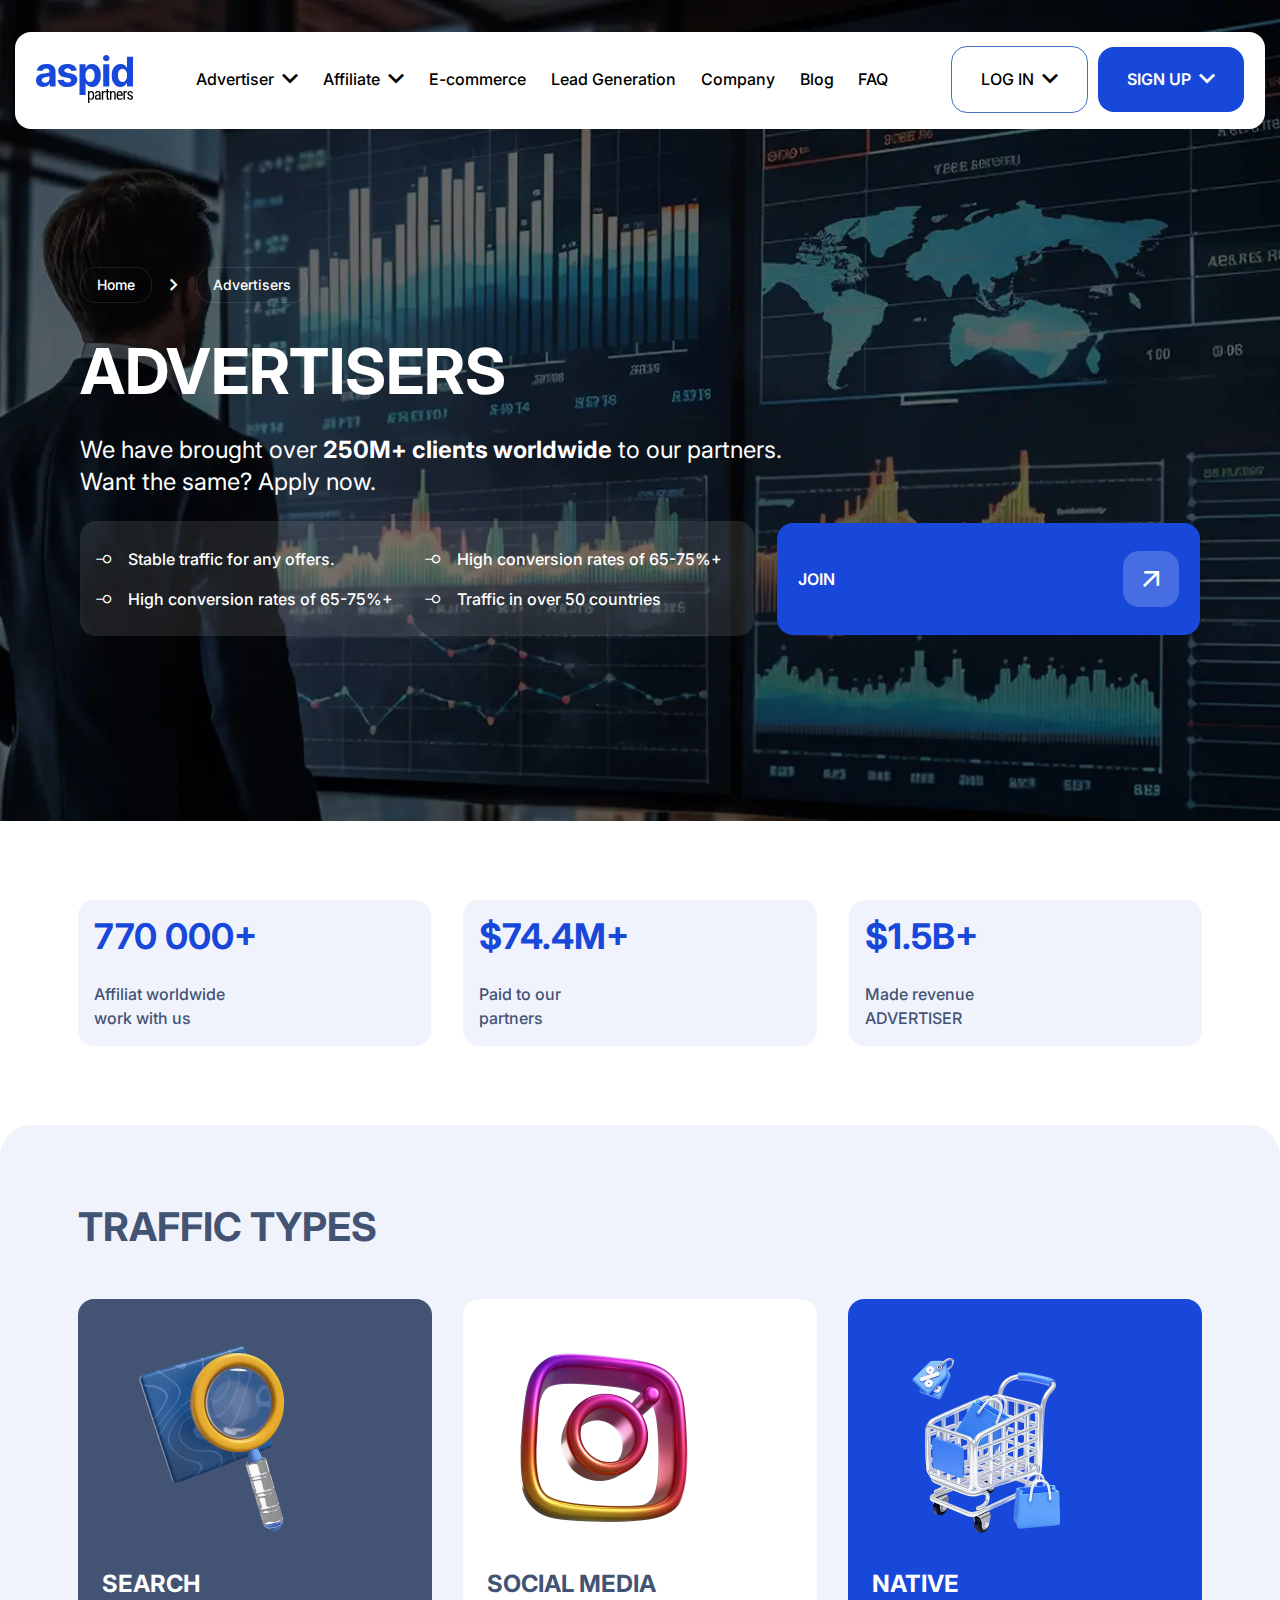
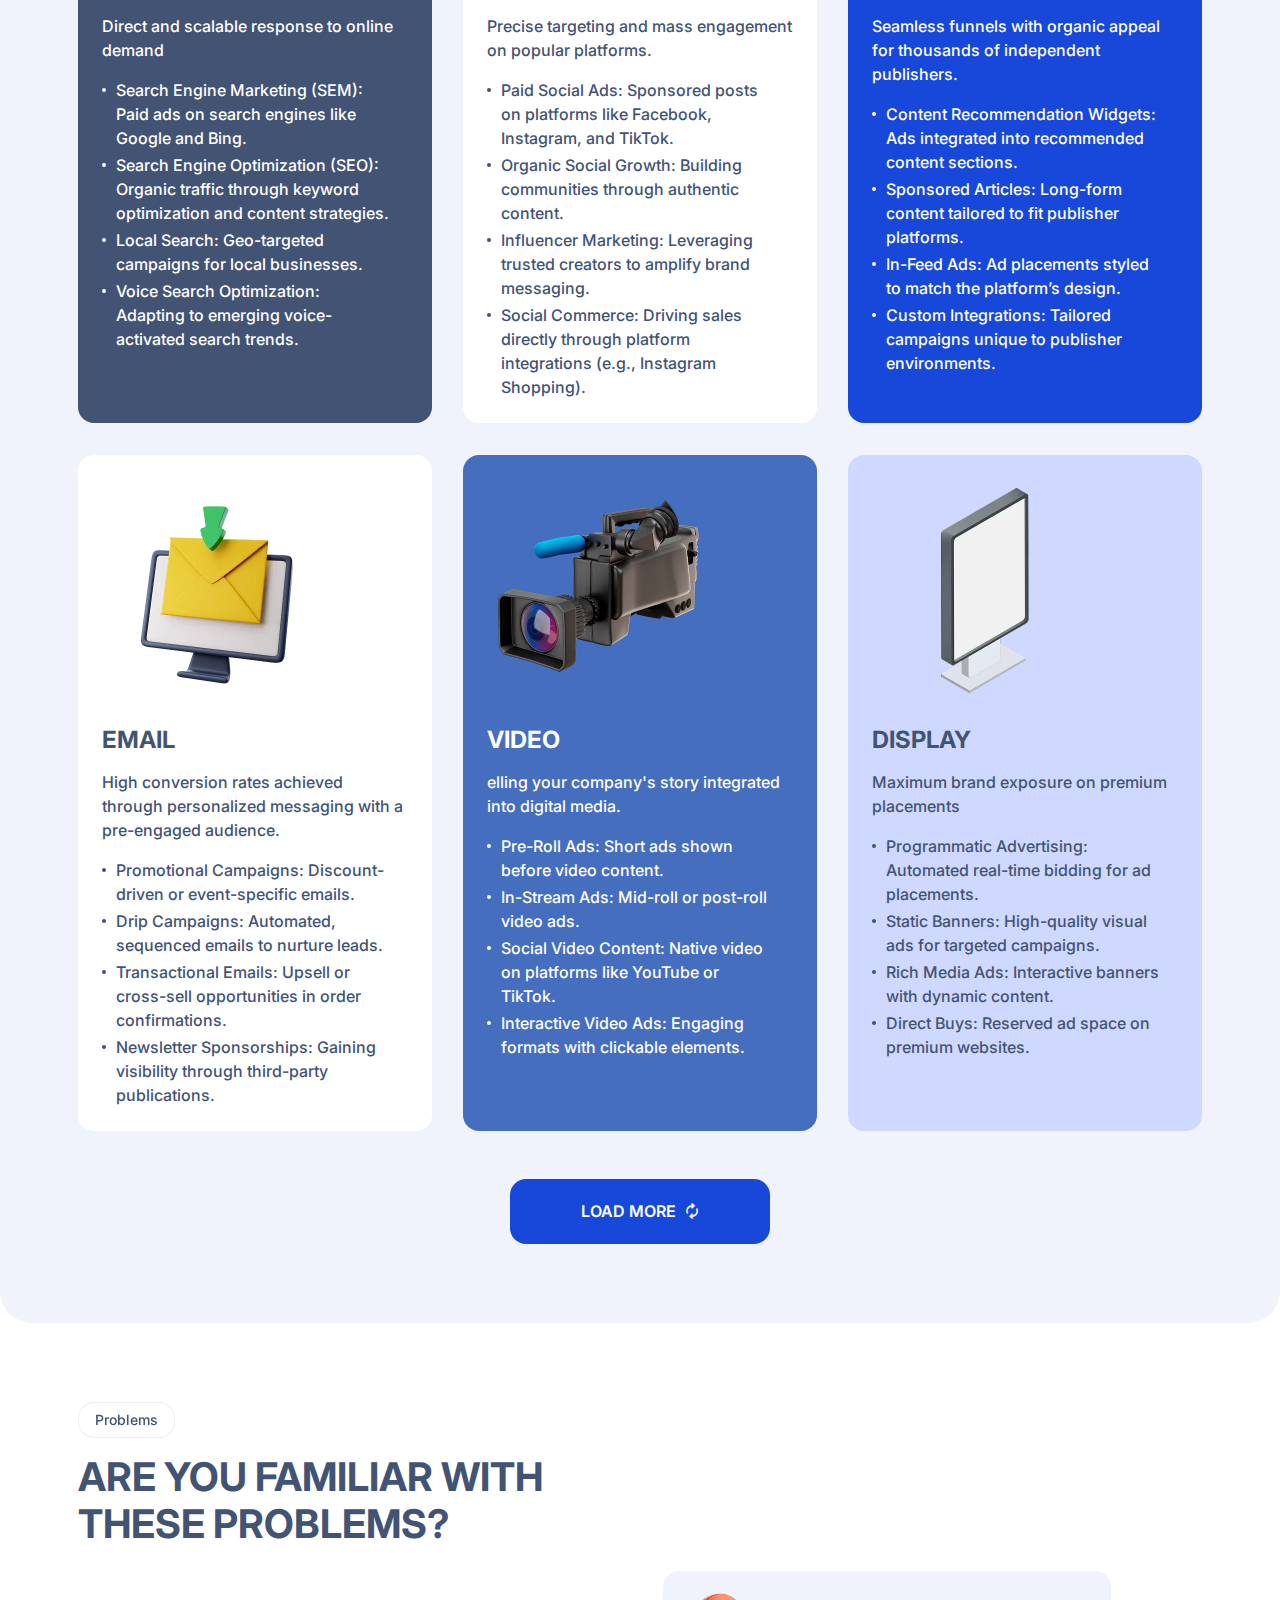
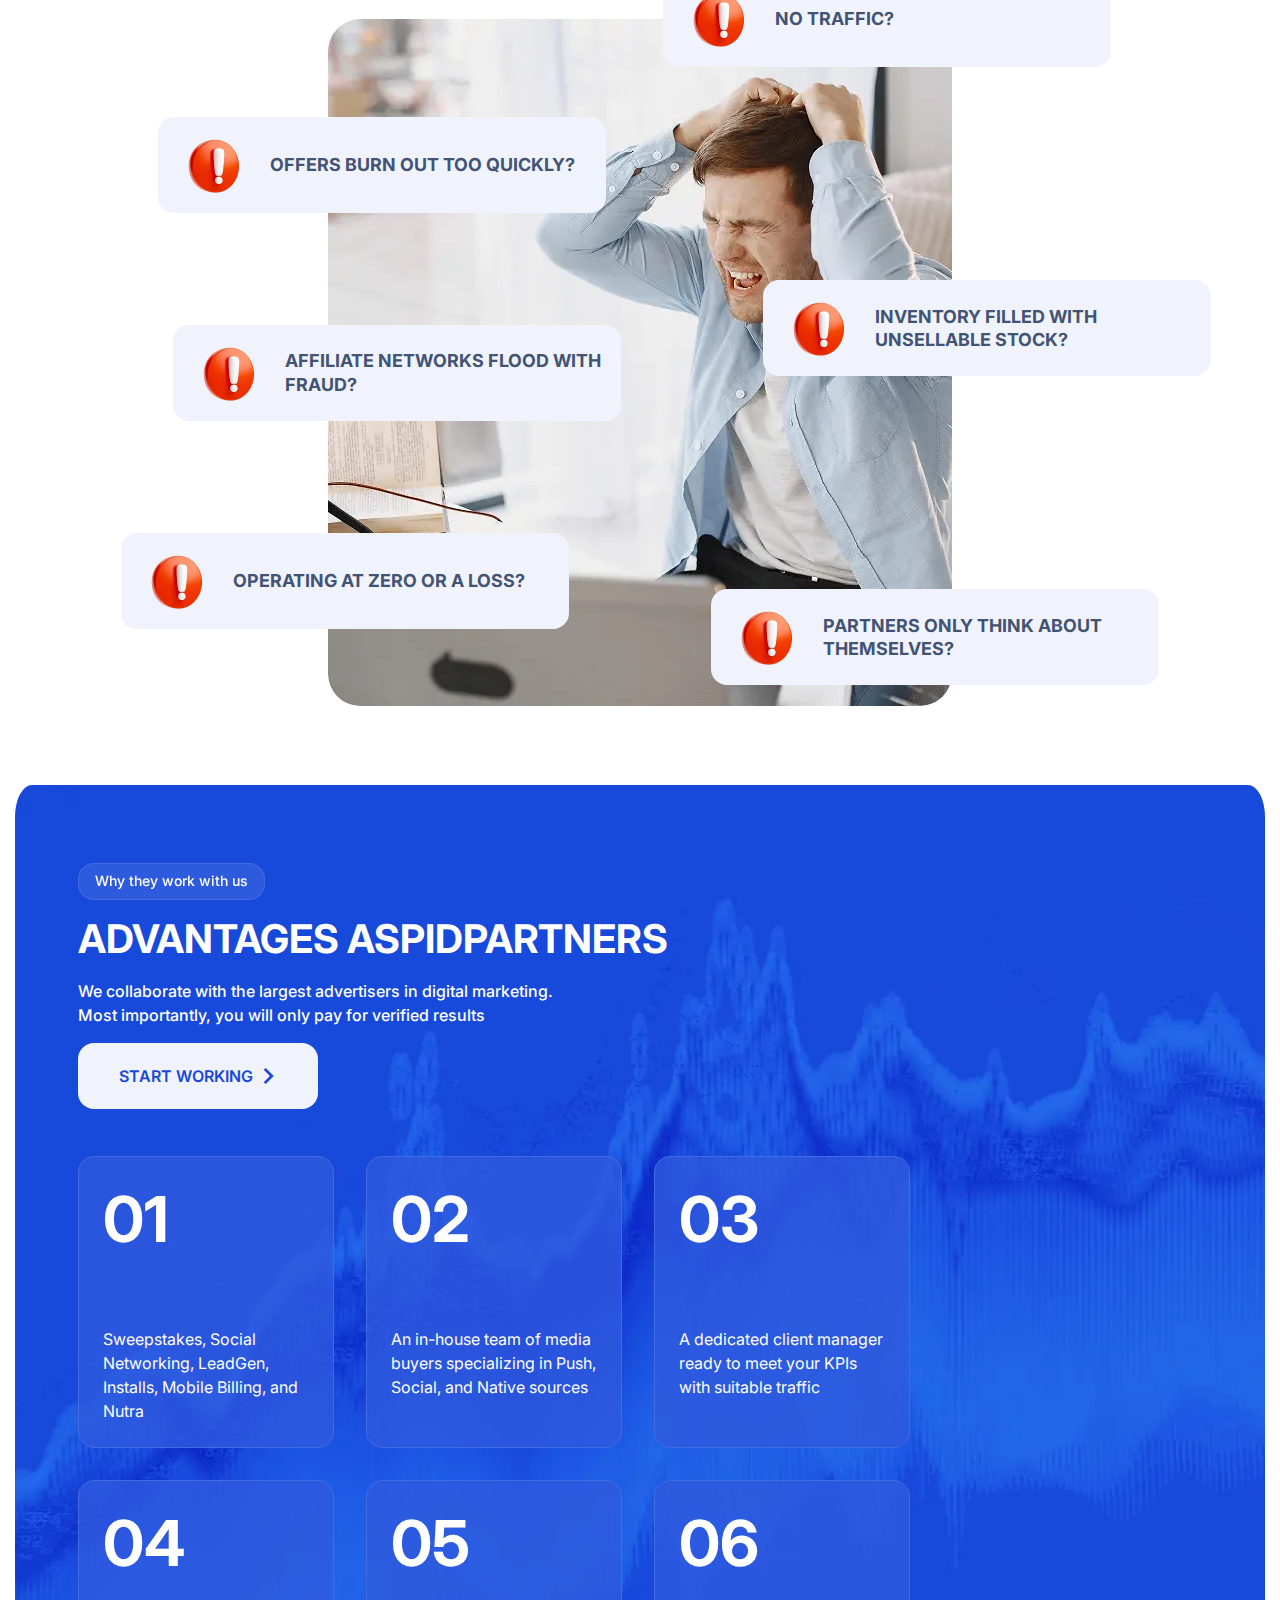
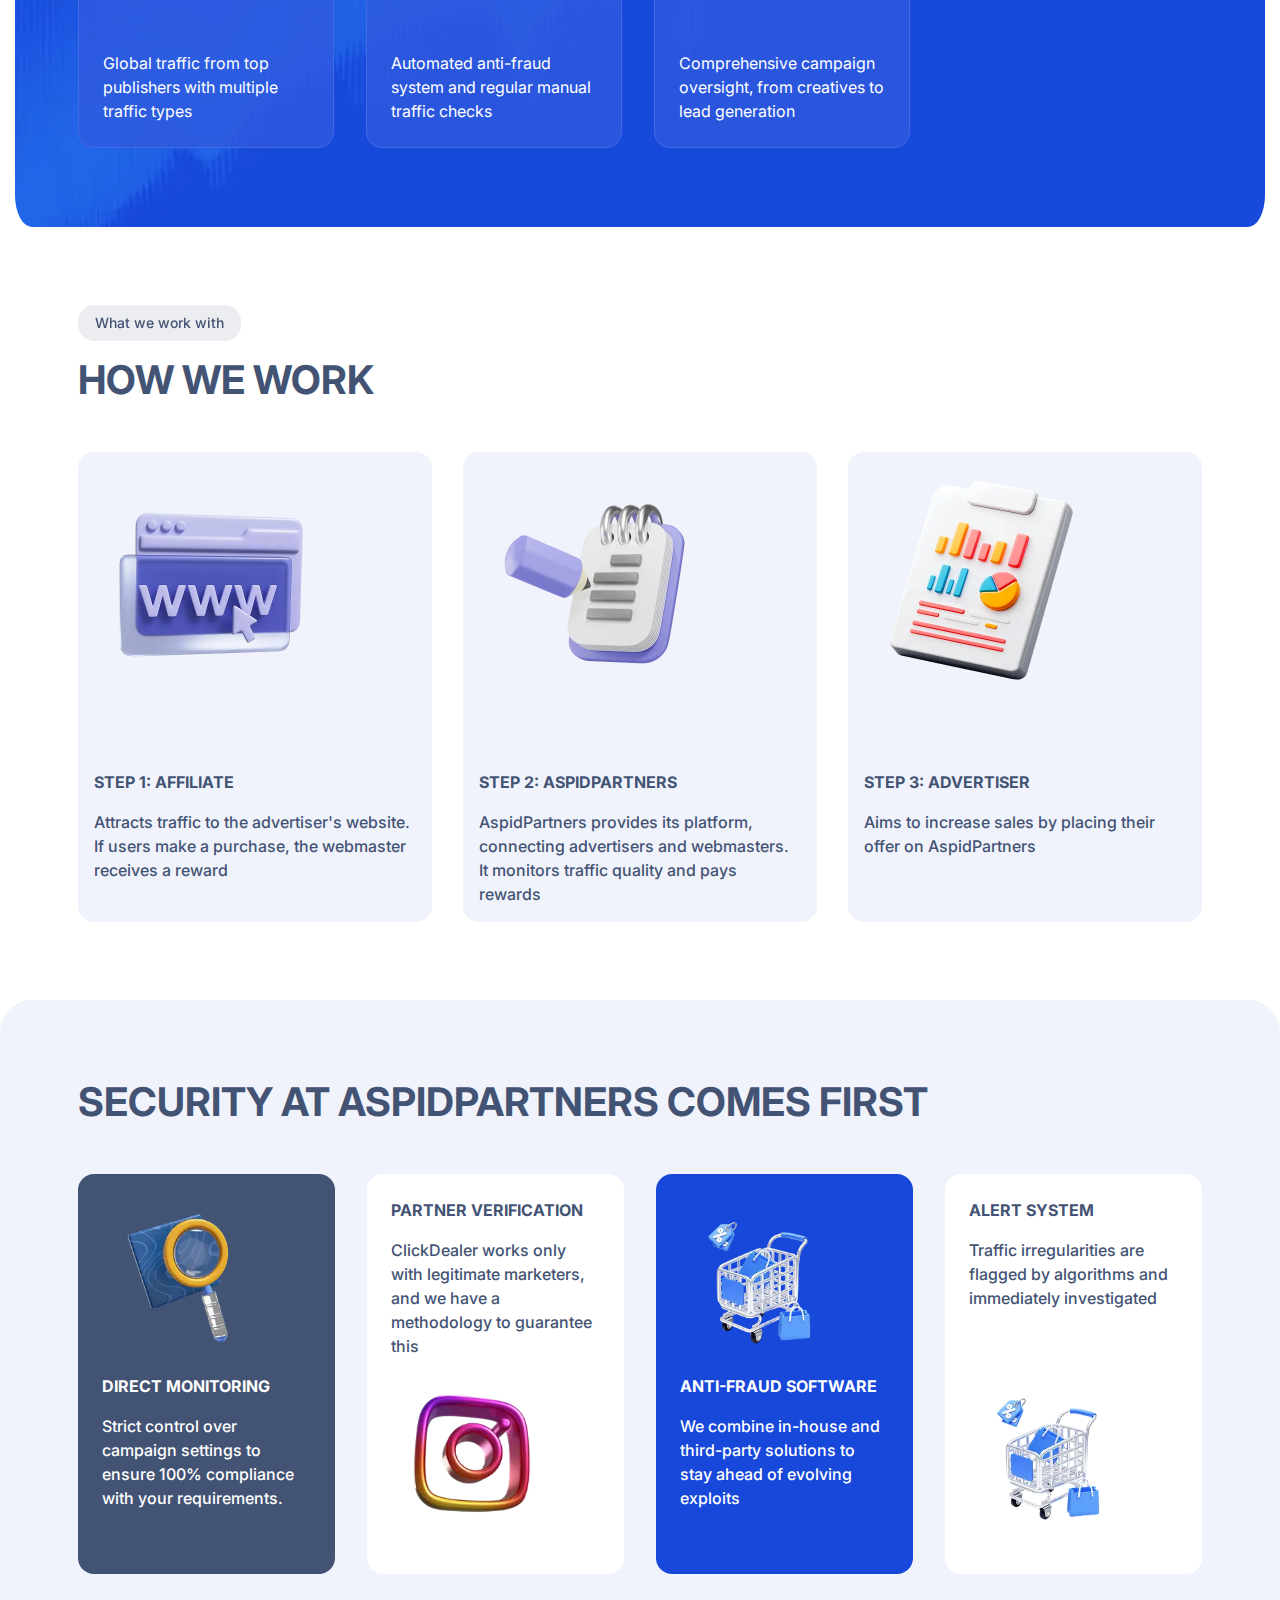
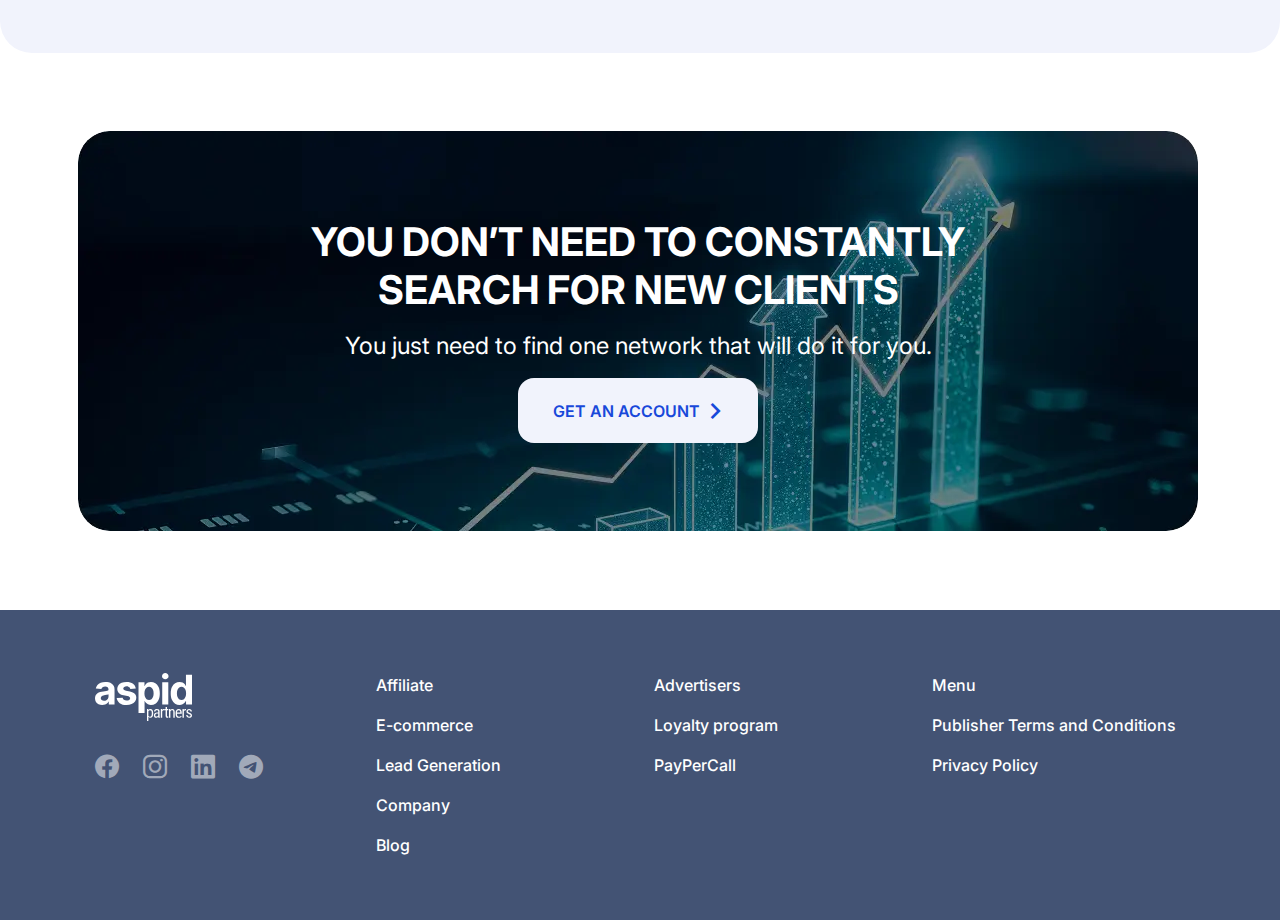
<file: aspidpartners/advertiser.html>
<!DOCTYPE html>
<html lang="en">

<head>
	<title>Advertiser</title>
	<meta charset="UTF-8">
	<meta name="format-detection" content="telephone=no">
	<!-- <style>body{opacity: 0;}</style> -->
	<link rel="stylesheet" href="css/style.min.css?_v=20250402171121">
	<link rel="shortcut icon" href="favicon.ico">
	<!-- <meta name="robots" content="noindex, nofollow"> -->
	<meta name="viewport" content="width=device-width, initial-scale=1.0">
</head>

<body>
	<div class="wrapper">
		<header class="header">
			<div class="header__container">
				<a href="home.html" class="header__logo"><img src="img/logo.svg" alt="logo"></a>
				<div class="header__menu menu">
					<button type="button" class="menu__icon icon-menu"><span></span></button>
					<nav class="menu__body">
						<ul data-spollers="768,max" class="menu__list">
							<li class="menu__item">
								<a href="../advertiser.html" data-spoller class="menu__link menu__arrow _icon-arrow-down">Advertiser</a>
								<div class="menu__sub-menu sub-menu">
									<ul class="sub-menu__list">
										<li class="sub-menu__item">
											<a class="sub-menu__link" href="../advertiser.html">Advertiser</a>
										</li>
									</ul>
								</div>
							</li>
							<li class="menu__item">
								<a href="../affiliate.html" data-spoller class="menu__link _icon-arrow-down">Affiliate</a>
								<div class="menu__sub-menu sub-menu">
									<ul class="sub-menu__list">
										<li class="sub-menu__item">
											<a class="sub-menu__link" href="#">PayPerCall</a>
										</li>
									</ul>
								</div>
							</li>
							<li class="menu__item">
								<a href="../e-commerce.html" class="menu__link">E-commerce</a>
							</li>
							<li class="menu__item">
								<a href="../lead-generation.html" class="menu__link">Lead Generation</a>
							</li>
							<li class="menu__item">
								<a href="../company.html" class="menu__link">Company</a>
							</li>
							<li class="menu__item">
								<a href="../blog.html" class="menu__link">Blog</a>
							</li>
							<li class="menu__item">
								<a href="../faq.html" class="menu__link">FAQ</a>
							</li>
						</ul>
					</nav>
				</div>
				<div data-spollers="768,max" data-da=".menu__body, 767.98" class="header__actions actions-header">
					<div class="actions-header__item">
						<a href="../login.html" data-spoller class="actions-header__button button button--login">Log In</a>
						<div class="actions-header__sub-menu actions-header__sub-menu--login sub-menu sub-menu--login">
							<ul class="sub-menu__list">
								<li class="sub-menu__item">
									<a class="sub-menu__link" href="#">CPA Network</a>
								</li>
								<li class="sub-menu__item">
									<a class="sub-menu__link" href="../affiliate.html">Affiliate</a>
								</li>
								<li class="sub-menu__item">
									<a class="sub-menu__link" href="../advertiser.html">Advertiser</a>
								</li>
							</ul>
						</div>
					</div>
					<div class="actions-header__item">
						<a href="../login.html" data-spoller class="actions-header__button button button--sign-up">Sign Up</a>
						<div class="actions-header__sub-menu sub-menu">
							<ul class="sub-menu__list">
								<li class="sub-menu__item">
									<a class="sub-menu__link" href="#">Advertiser/Agency</a>
								</li>
								<li class="sub-menu__item">
									<a class="sub-menu__link" href="#">Affiliate/Publisher</a>
								</li>
							</ul>
						</div>
					</div>
				</div>
			</div>
		</header>
		<main class="page">
			<section class="page__hero hero hero--advertisers">
				<img class="hero__image ibg" src="img/advertiser/hero/bg.webp" alt="Image">
				<div class="hero__container">
					<div class="hero__section-block section-block section-block--hero">
						<div class="section-block__breadcrumb breadcrumb-section-block">
							<div class="breadcrumb-section-block__menu menu-breadcrumb">
								<nav class="menu-breadcrumb__body">
									<ul class="menu-breadcrumb__list">
										<li class="menu-breadcrumb__item">
											<a href="home.html" class="menu-breadcrumb__link active">Home</a>
										</li>
										<li class="menu-breadcrumb__item">
											<a href="advertiser.html" class="menu-breadcrumb__link active">Advertisers</a>
										</li>
									</ul>
								</nav>
							</div>
						</div>
						<h1 class="section-block__title section-block__title--big">Advertisers</h1>
						<div class="section-block__text">
							We have brought over <span>250M+ clients worldwide</span> to our partners. Want the same? Apply now.
						</div>
						<div class="section-block__actions actions-section-block actions-section-block--advertisers">
							<div class="actions-section-block__items">
								<div class="actions-section-block__item">
									<div class="actions-section-block__text _icon-line-end-circle">Stable traffic for any offers.</div>
								</div>
								<div class="actions-section-block__item">
									<div class="actions-section-block__text _icon-line-end-circle">High conversion rates of 65-75%+</div>
								</div>
								<div class="actions-section-block__item">
									<div class="actions-section-block__text _icon-line-end-circle">High conversion rates of 65-75%+</div>
								</div>
								<div class="actions-section-block__item">
									<div class="actions-section-block__text _icon-line-end-circle">Traffic in over 50 countries</div>
								</div>
							</div>
							<a href="registration-1.html" class="actions-section-block__button button button--hero">Join</a>
						</div>

					</div>
				</div>
			</section>
			<div class="page__counters counters counters--commerce">
				<div class="counters__container">
					<div class="counters__items items-counters">
						<div class="items-counters__value">770 000+</div>
						<div class="items-counters__description">Affiliat worldwide work with us</div>
					</div>
					<div class="counters__items items-counters">
						<div class="items-counters__value">$74.4M+</div>
						<div class="items-counters__description">Paid to our partners</div>
					</div>
					<div class="counters__items items-counters">
						<div class="items-counters__value">$1.5B+</div>
						<div class="items-counters__description">Made revenue ADVERTISER</div>
					</div>
				</div>
			</div>
			<section class="page__traffic traffic">
				<div class="traffic__container">
					<div class="traffic__body">
						<div class="traffic__top-block top-block">
							<h2 class="top-block__title top-block__title--color">Traffic Types</h2>
						</div>
						<div data-showmore class="traffic__items">
							<div data-showmore-content class="traffic__content">
								<article class="traffic__card card-traffic card-traffic--main">
									<img class="card-traffic__image ibg" src="img/advertiser/traffic/search.webp" alt="Image">
									<h4 class="card-traffic__title">Search</h4>
									<div class="card-traffic__text">Direct and scalable response to online demand</div>
									<ul class="card-traffic__list">
										<li class="card-traffic__item">
											Search Engine Marketing (SEM): Paid ads on search engines like Google and Bing.
										</li>
										<li class="card-traffic__item">
											Search Engine Optimization (SEO): Organic traffic through keyword optimization and content strategies.
										</li>
										<li class="card-traffic__item">
											Local Search: Geo-targeted campaigns for local businesses.
										</li>
										<li class="card-traffic__item">
											Voice Search Optimization: Adapting to emerging voice-activated search trends.
										</li>
									</ul>
								</article>
								<article class="traffic__card card-traffic card-traffic--white">
									<img class="card-traffic__image ibg" src="img/advertiser/traffic/social.webp" alt="Image">
									<h4 class="card-traffic__title">Social Media</h4>
									<div class="card-traffic__text">Precise targeting and mass engagement on popular platforms.</div>
									<ul class="card-traffic__list">
										<li class="card-traffic__item">
											Paid Social Ads: Sponsored posts on platforms like Facebook, Instagram, and TikTok.
										</li>
										<li class="card-traffic__item">
											Organic Social Growth: Building communities through authentic content.
										</li>
										<li class="card-traffic__item">
											Influencer Marketing: Leveraging trusted creators to amplify brand messaging.
										</li>
										<li class="card-traffic__item">
											Social Commerce: Driving sales directly through platform integrations (e.g., Instagram Shopping).
										</li>
									</ul>
								</article>
								<article class="traffic__card card-traffic card-traffic--blue">
									<img class="card-traffic__image ibg" src="img/advertiser/traffic/cart.webp" alt="Image">
									<h4 class="card-traffic__title">Native</h4>
									<div class="card-traffic__text">
										Seamless funnels with organic appeal for thousands of independent publishers.
									</div>
									<ul class="card-traffic__list">
										<li class="card-traffic__item">
											Content Recommendation Widgets: Ads integrated into recommended content sections.
										</li>
										<li class="card-traffic__item">
											Sponsored Articles: Long-form content tailored to fit publisher platforms.
										</li>
										<li class="card-traffic__item">
											In-Feed Ads: Ad placements styled to match the platform’s design.
										</li>
										<li class="card-traffic__item">
											Custom Integrations: Tailored campaigns unique to publisher environments.
										</li>
									</ul>
								</article>
								<article class="traffic__card card-traffic card-traffic--white">
									<img class="card-traffic__image ibg" src="img/advertiser/traffic/email.webp" alt="Image">
									<div class="card-traffic__content">
										<h4 class="card-traffic__title">Email</h4>
										<div class="card-traffic__text">
											High conversion rates achieved through personalized messaging with a pre-engaged audience.
										</div>
										<ul class="card-traffic__list">
											<li class="card-traffic__item">
												Promotional Campaigns: Discount-driven or event-specific emails.
											</li>
											<li class="card-traffic__item">
												Drip Campaigns: Automated, sequenced emails to nurture leads.
											</li>
											<li class="card-traffic__item">
												Transactional Emails: Upsell or cross-sell opportunities in order confirmations.
											</li>
											<li class="card-traffic__item">
												Newsletter Sponsorships: Gaining visibility through third-party publications.
											</li>
										</ul>
									</div>
								</article>
								<article class="traffic__card card-traffic card-traffic--color">
									<img class="card-traffic__image ibg" src="img/advertiser/traffic/video.webp" alt="Image">
									<div class="card-traffic__content">
										<h4 class="card-traffic__title">Video</h4>
										<div class="card-traffic__text">
											elling your company's story integrated into digital media.
										</div>
										<ul class="card-traffic__list">
											<li class="card-traffic__item">
												Pre-Roll Ads: Short ads shown before video content.
											</li>
											<li class="card-traffic__item">
												In-Stream Ads: Mid-roll or post-roll video ads.
											</li>
											<li class="card-traffic__item">
												Social Video Content: Native video on platforms like YouTube or TikTok.
											</li>
											<li class="card-traffic__item">
												Interactive Video Ads: Engaging formats with clickable elements.
											</li>
										</ul>
									</div>
								</article>
								<article class="traffic__card card-traffic card-traffic--light">
									<img class="card-traffic__image ibg" src="img/advertiser/traffic/display.webp" alt="Image">
									<div class="card-traffic__content">
										<h4 class="card-traffic__title">Display</h4>
										<div class="card-traffic__text">
											Maximum brand exposure on premium placements
										</div>
										<ul class="card-traffic__list">
											<li class="card-traffic__item">
												Programmatic Advertising: Automated real-time bidding for ad placements.
											</li>
											<li class="card-traffic__item">
												Static Banners: High-quality visual ads for targeted campaigns.
											</li>
											<li class="card-traffic__item">
												Rich Media Ads: Interactive banners with dynamic content.
											</li>
											<li class="card-traffic__item">
												Direct Buys: Reserved ad space on premium websites.
											</li>
										</ul>
									</div>
								</article>
								<article class="traffic__card card-traffic card-traffic--main">
									<img class="card-traffic__image ibg" src="img/advertiser/traffic/search.webp" alt="Image">
									<h4 class="card-traffic__title">Search</h4>
									<div class="card-traffic__text">Direct and scalable response to online demand</div>
									<ul class="card-traffic__list">
										<li class="card-traffic__item">
											Search Engine Marketing (SEM): Paid ads on search engines like Google and Bing.
										</li>
										<li class="card-traffic__item">
											Search Engine Optimization (SEO): Organic traffic through keyword optimization and content strategies.
										</li>
										<li class="card-traffic__item">
											Local Search: Geo-targeted campaigns for local businesses.
										</li>
										<li class="card-traffic__item">
											Voice Search Optimization: Adapting to emerging voice-activated search trends.
										</li>
									</ul>
								</article>
								<article class="traffic__card card-traffic card-traffic--white">
									<img class="card-traffic__image ibg" src="img/advertiser/traffic/social.webp" alt="Image">
									<h4 class="card-traffic__title">Social Media</h4>
									<div class="card-traffic__text">Precise targeting and mass engagement on popular platforms.</div>
									<ul class="card-traffic__list">
										<li class="card-traffic__item">
											Paid Social Ads: Sponsored posts on platforms like Facebook, Instagram, and TikTok.
										</li>
										<li class="card-traffic__item">
											Organic Social Growth: Building communities through authentic content.
										</li>
										<li class="card-traffic__item">
											Influencer Marketing: Leveraging trusted creators to amplify brand messaging.
										</li>
										<li class="card-traffic__item">
											Social Commerce: Driving sales directly through platform integrations (e.g., Instagram Shopping).
										</li>
									</ul>
								</article>
								<article class="traffic__card card-traffic card-traffic--blue">
									<img class="card-traffic__image ibg" src="img/advertiser/traffic/cart.webp" alt="Image">
									<h4 class="card-traffic__title">Native</h4>
									<div class="card-traffic__text">
										Seamless funnels with organic appeal for thousands of independent publishers.
									</div>
									<ul class="card-traffic__list">
										<li class="card-traffic__item">
											Content Recommendation Widgets: Ads integrated into recommended content sections.
										</li>
										<li class="card-traffic__item">
											Sponsored Articles: Long-form content tailored to fit publisher platforms.
										</li>
										<li class="card-traffic__item">
											In-Feed Ads: Ad placements styled to match the platform’s design.
										</li>
										<li class="card-traffic__item">
											Custom Integrations: Tailored campaigns unique to publisher environments.
										</li>
									</ul>
								</article>
								<article class="traffic__card card-traffic card-traffic--white">
									<img class="card-traffic__image ibg" src="img/advertiser/traffic/email.webp" alt="Image">
									<div class="card-traffic__content">
										<h4 class="card-traffic__title">Email</h4>
										<div class="card-traffic__text">
											High conversion rates achieved through personalized messaging with a pre-engaged audience.
										</div>
										<ul class="card-traffic__list">
											<li class="card-traffic__item">
												Promotional Campaigns: Discount-driven or event-specific emails.
											</li>
											<li class="card-traffic__item">
												Drip Campaigns: Automated, sequenced emails to nurture leads.
											</li>
											<li class="card-traffic__item">
												Transactional Emails: Upsell or cross-sell opportunities in order confirmations.
											</li>
											<li class="card-traffic__item">
												Newsletter Sponsorships: Gaining visibility through third-party publications.
											</li>
										</ul>
									</div>
								</article>
								<article class="traffic__card card-traffic card-traffic--color">
									<img class="card-traffic__image ibg" src="img/advertiser/traffic/video.webp" alt="Image">
									<div class="card-traffic__content">
										<h4 class="card-traffic__title">Video</h4>
										<div class="card-traffic__text">
											elling your company's story integrated into digital media.
										</div>
										<ul class="card-traffic__list">
											<li class="card-traffic__item">
												Pre-Roll Ads: Short ads shown before video content.
											</li>
											<li class="card-traffic__item">
												In-Stream Ads: Mid-roll or post-roll video ads.
											</li>
											<li class="card-traffic__item">
												Social Video Content: Native video on platforms like YouTube or TikTok.
											</li>
											<li class="card-traffic__item">
												Interactive Video Ads: Engaging formats with clickable elements.
											</li>
										</ul>
									</div>
								</article>
								<article class="traffic__card card-traffic card-traffic--light">
									<img class="card-traffic__image ibg" src="img/advertiser/traffic/display.webp" alt="Image">
									<div class="card-traffic__content">
										<h4 class="card-traffic__title">Display</h4>
										<div class="card-traffic__text">
											Maximum brand exposure on premium placements
										</div>
										<ul class="card-traffic__list">
											<li class="card-traffic__item">
												Programmatic Advertising: Automated real-time bidding for ad placements.
											</li>
											<li class="card-traffic__item">
												Static Banners: High-quality visual ads for targeted campaigns.
											</li>
											<li class="card-traffic__item">
												Rich Media Ads: Interactive banners with dynamic content.
											</li>
											<li class="card-traffic__item">
												Direct Buys: Reserved ad space on premium websites.
											</li>
										</ul>
									</div>
								</article>
							</div>
							<div class="traffic__actions">
								<button hidden data-showmore-button type="button" class="traffic__button button button--load"><span>load more</span><span>Hide all</span></button>
							</div>
						</div>
					</div>
				</div>
			</section>
			<section class="page__problems-block problems-block">
				<div class="problems-block__container">
					<div class="problems-block__section-top top-section">
						<div class="top-section__labels labels">
							<div class="labels__label label label--work">Problems</div>
						</div>
						<h2 class="top-section__title top-section__title--width">Are you familiar with these problems?</h2>
					</div>
					<div class="problems-block__images images-problems-block">
						<div class="images-problems-block__column">
							<div class="images-problems-block__items">
								<img class="images-problems-block__item ibg" src="img/advertiser/problems/01.webp" alt="Image">
								<div class="images-problems-block__text">Offers burn out too quickly?</div>
							</div>
							<div class="images-problems-block__items">
								<img class="images-problems-block__item ibg" src="img/advertiser/problems/01.webp" alt="Image">
								<div class="images-problems-block__text">Affiliate networks flood with fraud?</div>
							</div>
							<div class="images-problems-block__items">
								<img class="images-problems-block__item ibg" src="img/advertiser/problems/01.webp" alt="Image">
								<div class="images-problems-block__text">Operating at zero or a loss?</div>
							</div>
						</div>
						<div class="images-problems-block__media">
							<img class="images-problems-block__image ibg" src="img/advertiser/problems/man-big.webp" alt="Image">
						</div>
						<div class="images-problems-block__column">
							<div class="images-problems-block__items images-problems-block__items--margin">
								<img class="images-problems-block__item ibg" src="img/advertiser/problems/01.webp" alt="Image">
								<div class="images-problems-block__text">No traffic?</div>
							</div>
							<div class="images-problems-block__items">
								<img class="images-problems-block__item ibg" src="img/advertiser/problems/01.webp" alt="Image">
								<div class="images-problems-block__text">Inventory filled with unsellable stock?</div>
							</div>
							<div class="images-problems-block__items">
								<img class="images-problems-block__item ibg" src="img/advertiser/problems/01.webp" alt="Image">
								<div class="images-problems-block__text">Partners only think about themselves?</div>
							</div>
						</div>
					</div>
				</div>
			</section>
			<section class="page__advantages advantages">
				<div class="advantages__container">
					<img class="advantages__image ibg" src="img/advertiser/advantages/bg.webp" alt="Image">
					<div class="advantages__body">
						<div class="advantages__section-top top-block">
							<div class="top-block__labels labels">
								<div class="labels__label label label--active">Why they work with us</div>
							</div>
							<h2 class="top-block__title">Advantages AspidPartners</h2>
							<div class="top-block__text">We collaborate with the largest advertisers in digital marketing. Most importantly, you will only pay for verified results</div>
							<div class="top-block__actions">
								<a href="#" class="top-block__button button button--working">Start Working</a>
							</div>
						</div>
						<div class="advantages__column">
							<div class="advantages__card card-advantages">
								<div class="card-advantages__item">
									<div class="card-advantages__number">01</div>
									<div class="card-advantages__text">Sweepstakes, Social Networking, LeadGen, Installs, Mobile Billing, and Nutra</div>
								</div>
							</div>
							<div class="advantages__card card-advantages">
								<div class="card-advantages__item">
									<div class="card-advantages__number">02</div>
									<div class="card-advantages__text">An in-house team of media buyers specializing in Push, Social, and Native sources</div>
								</div>
							</div>
							<div class="advantages__card card-advantages">
								<div class="card-advantages__item">
									<div class="card-advantages__number">03</div>
									<div class="card-advantages__text">A dedicated client manager ready to meet your KPIs with suitable traffic</div>
								</div>
							</div>
							<div class="advantages__card card-advantages">
								<div class="card-advantages__item">
									<div class="card-advantages__number">04</div>
									<div class="card-advantages__text">Global traffic from top publishers with multiple traffic types</div>
								</div>
							</div>
							<div class="advantages__card card-advantages">
								<div class="card-advantages__item">
									<div class="card-advantages__number">05</div>
									<div class="card-advantages__text">Automated anti-fraud system and regular manual traffic checks</div>
								</div>
							</div>
							<div class="advantages__card card-advantages">
								<div class="card-advantages__item">
									<div class="card-advantages__number">06</div>
									<div class="card-advantages__text">Comprehensive campaign oversight, from creatives to lead generation</div>
								</div>
							</div>
						</div>
					</div>
				</div>
			</section>
			<section class="page__work-block work-block">
				<div class="work-block__container">
					<div class="work-block__top-block top-block">
						<div class="top-block__labels labels">
							<div class="top-block__label label label--color">What we work with</div>
						</div>
						<h2 class="top-block__title top-block__title--color">How We Work</h2>
					</div>
					<div class="work-block__items">
						<div class="work-block__card card-work-block">
							<div class="card-work-block__image card-work-block__image--advertiser">
								<img src="img/advertiser/work/01.webp" alt="Image">
							</div>
							<div class="card-work-block__step">Step 1: Affiliate</div>
							<div class="card-work-block__text">Attracts traffic to the advertiser's website. If users make a purchase, the webmaster receives a reward</div>
						</div>
						<div class="work-block__card card-work-block">
							<div class="card-work-block__image card-work-block__image--advertiser">
								<img src="img/advertiser/work/02.webp" alt="Image">
							</div>
							<div class="card-work-block__step">Step 2: AspidPartners</div>
							<div class="card-work-block__text">AspidPartners provides its platform, connecting advertisers and webmasters. It monitors traffic quality and pays rewards</div>
						</div>
						<div class="work-block__card card-work-block">
							<div class="card-work-block__image card-work-block__image--advertiser">
								<img src="img/advertiser/work/03.webp" alt="Image">
							</div>
							<div class="card-work-block__step">Step 3: Advertiser</div>
							<div class="card-work-block__text">Aims to increase sales by placing their offer on AspidPartners</div>
						</div>
					</div>
				</div>
			</section>
			<section class="page__choose-us choose-us">
				<div class="choose-us__container">
					<div class="choose-us__body">
						<div class="choose-us__top-block top-block">
							<h2 class="top-block__title top-block__title--color">Security at AspidPartners Comes First</h2>
						</div>
						<div class="choose-us__items">
							<div class="choose-us__item choose-us__item--main">
								<div class="choose-us__image">
									<img src="img/advertiser/aspidpartners/search.webp" alt="Image">
								</div>
								<h4 class="choose-us__title">Direct Monitoring</h4>
								<div class="choose-us__text">Strict control over campaign settings to ensure 100% compliance with your requirements.</div>
							</div>
							<div class="choose-us__item choose-us__item">
								<div class="choose-us__image">
									<img src="img/advertiser/aspidpartners/social.webp" alt="Image">
								</div>
								<div class="choose-us__text">ClickDealer works only with legitimate marketers, and we have a methodology to guarantee this</div>
								<h4 class="choose-us__title">Partner Verification</h4>
							</div>
							<div class="choose-us__item choose-us__item--blue">
								<div class="choose-us__image">
									<img src="img/advertiser/aspidpartners/cart.webp" alt="Image">
								</div>
								<h4 class="choose-us__title">Anti-Fraud Software</h4>
								<div class="choose-us__text">We combine in-house and third-party solutions to stay ahead of evolving exploits</div>
							</div>
							<div class="choose-us__item">
								<div class="choose-us__image">
									<img src="img/advertiser/aspidpartners/cart.webp" alt="Image">
								</div>
								<div class="choose-us__text">Traffic irregularities are flagged by algorithms and immediately investigated</div>
								<h4 class="choose-us__title">Alert System</h4>
							</div>
						</div>
					</div>
				</div>
			</section>
			<section class="page__clients-block clients-block">
				<div class="clients-block__container">
					<div class="clients-block__media">
						<img class="clients-block__image ibg" src="img/advertiser/clients/bg.webp" alt="Image">
						<div class="clients-block__content content-clients-block">
							<div class="content-clients-block__items">
								<h2 class="content-clients-block__title">You don’t need to constantly search for new clients</h2>
								<div class="content-clients-block__text">You just need to find one network that will do it for you.</div>
							</div>
							<div class="content-clients-block__actions">
								<a href="registration-1.html" class="content-clients-block__button button button--working">Get an Account</a>
							</div>
						</div>
					</div>
				</div>
			</section>
		</main>
		<footer class="footer">
			<div class="footer__container">
				<div class="footer__content">
					<a href="home.html" class="footer__logo"><img src="img/logo-footer.svg" alt="logo"></a>
					<div class="footer__social social-footer">
						<div class="social-footer__item">
							<a href="#" class="social-footer__link _icon-facebook"></a>
						</div>
						<div class="social-footer__item">
							<a href="#" class="social-footer__link _icon-instagram"></a>
						</div>
						<div class="social-footer__item">
							<a href="#" class="social-footer__link _icon-linkedin"></a>
						</div>
						<div class="social-footer__item">
							<a href="#" class="social-footer__link _icon-telegram"></a>
						</div>
					</div>
				</div>
				<div data-spollers="768, max" class="footer__spollers spollers-footer">
					<details class="spollers-footer__items">
						<summary class="spollers-footer__title">Affiliate</summary>
						<div class="spollers-footer__body">
							<ul class="spollers-footer__list">
								<li class="spollers-footer__item">
									<a href="../e-commerce.html" class="spollers-footer__link">E-commerce</a>
								</li>
								<li class="spollers-footer__item">
									<a href="../lead-generation.html" class="spollers-footer__link">Lead Generation</a>
								</li>
								<li class="spollers-footer__item">
									<a href="../company.html" class="spollers-footer__link">Company</a>
								</li>
								<li class="spollers-footer__item">
									<a href="../blog.html" class="spollers-footer__link">Blog</a>
								</li>
							</ul>
						</div>
					</details>
					<details class="spollers-footer__items">
						<summary class="spollers-footer__title">Advertisers</summary>
						<div class="spollers-footer__body">
							<ul class="spollers-footer__list">
								<li class="spollers-footer__item">
									<a href="#" class="spollers-footer__link">Loyalty program</a>
								</li>
								<li class="spollers-footer__item">
									<a href="#" class="spollers-footer__link">PayPerCall</a>
								</li>
							</ul>
						</div>
					</details>
					<details class="spollers-footer__items">
						<summary class="spollers-footer__title">Menu</summary>
						<div class="spollers-footer__body">
							<ul class="spollers-footer__list">
								<li class="spollers-footer__item">
									<a href="#" class="spollers-footer__link">Publisher Terms and Conditions</a>
								</li>
								<li class="spollers-footer__item">
									<a href="#" class="spollers-footer__link">Privacy Policy</a>
								</li>
							</ul>
						</div>
					</details>
				</div>
			</div>
		</footer>
	</div>
	<script src="js/app.min.js?_v=20250402171121"></script>
</body>

</html>
</file>
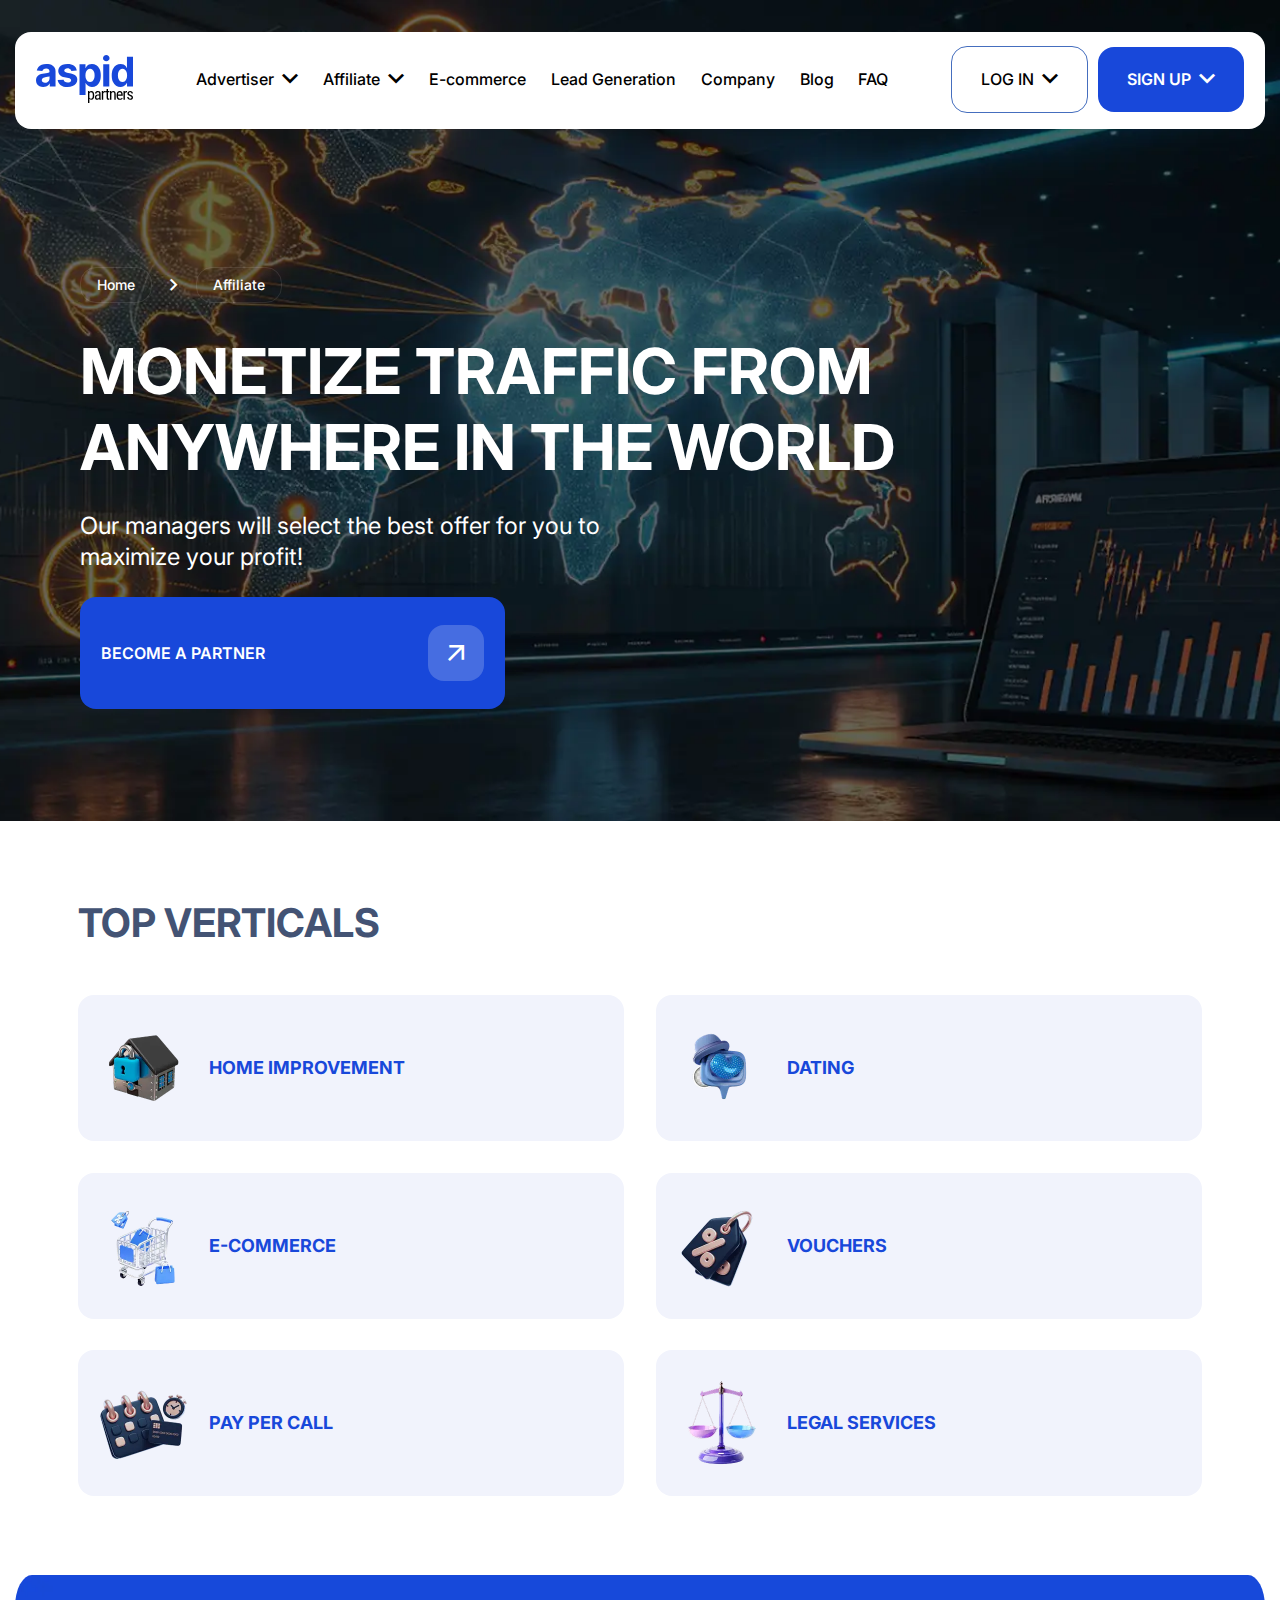
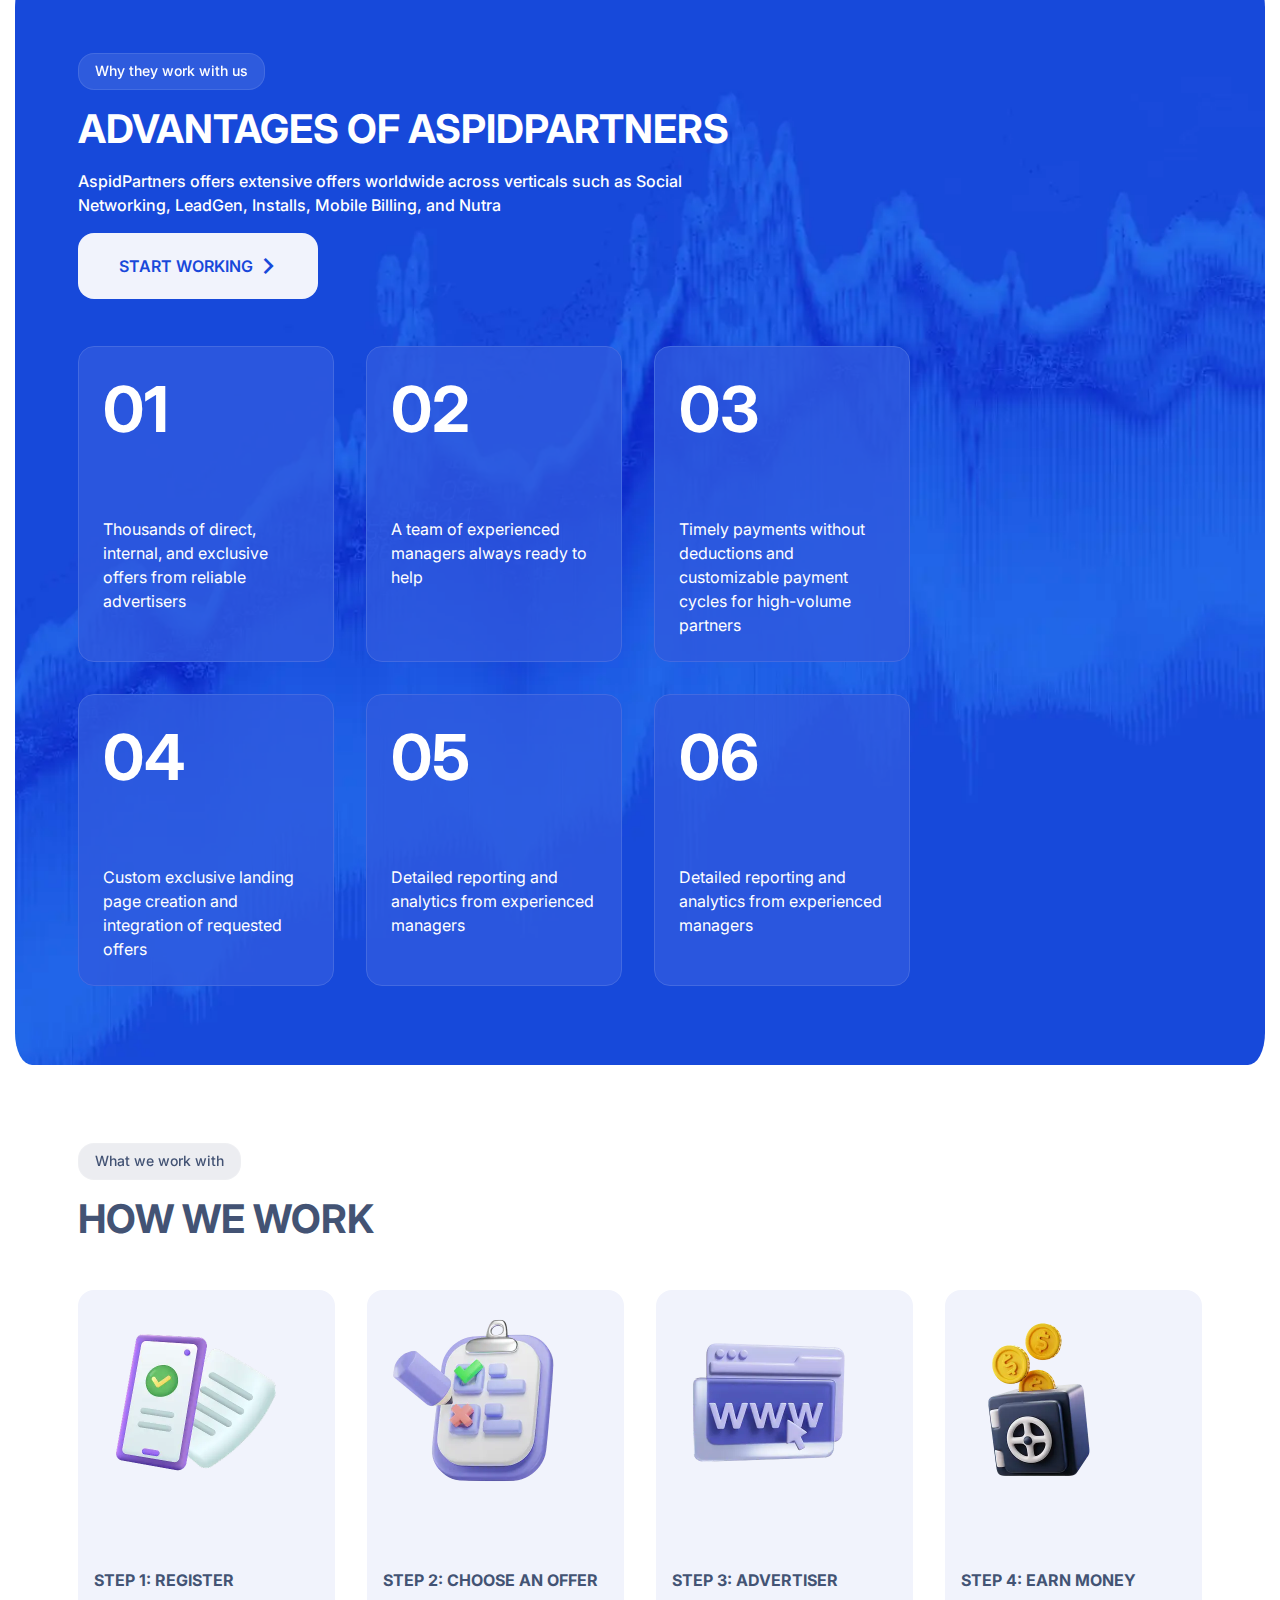
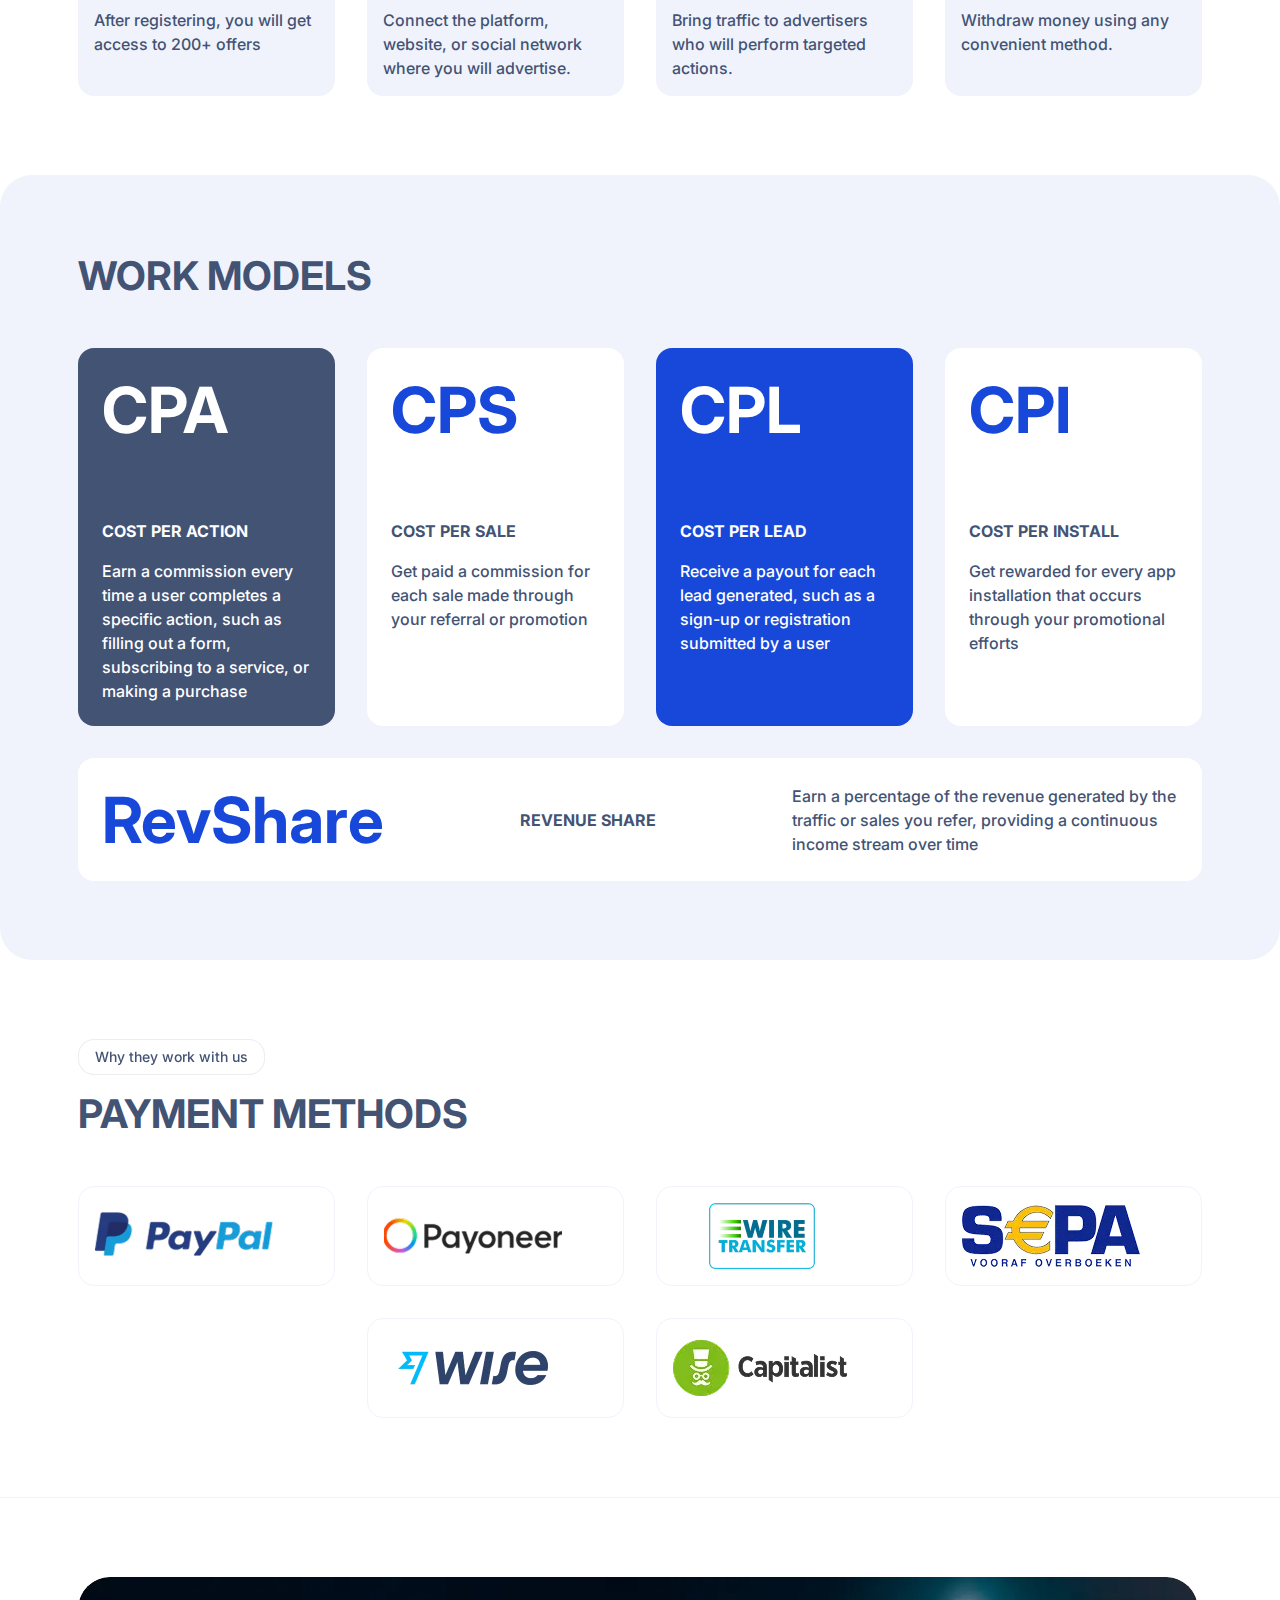
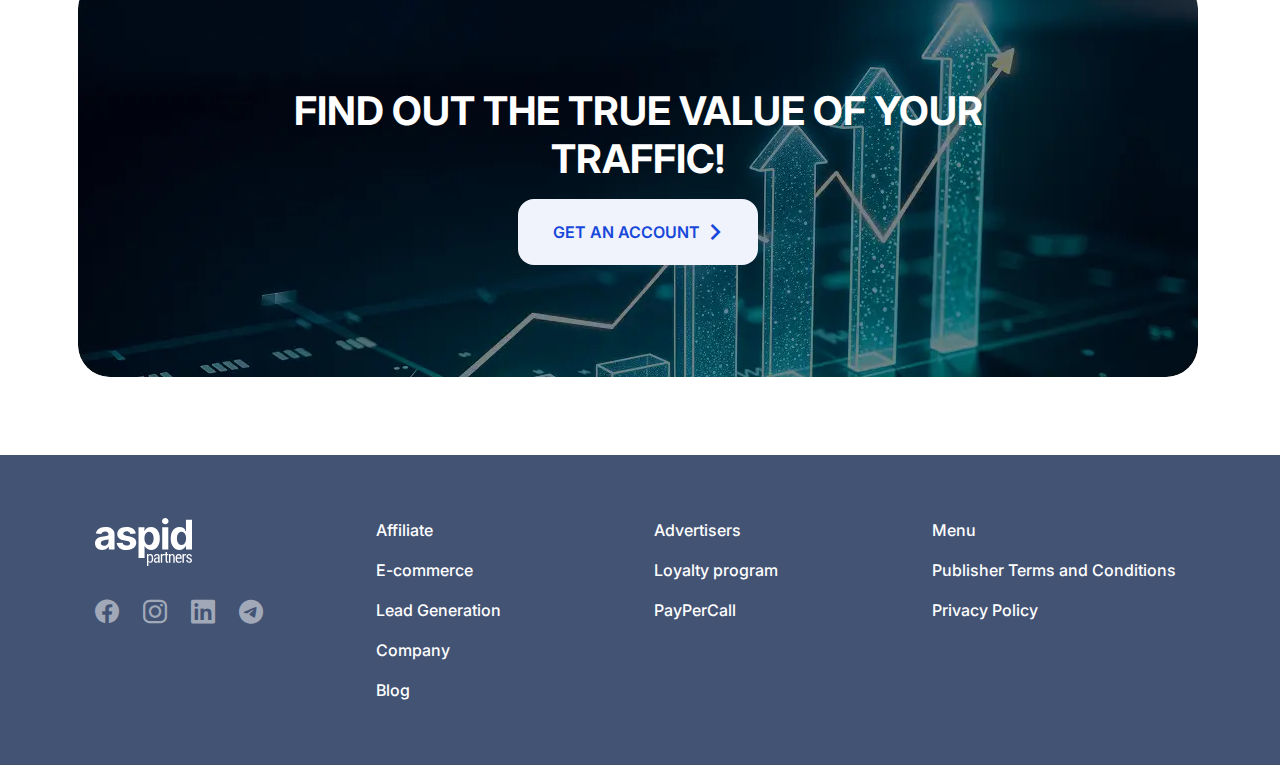
<file: aspidpartners/affiliate.html>
<!DOCTYPE html>
<html lang="en">

<head>
	<title>Affiliate</title>
	<meta charset="UTF-8">
	<meta name="format-detection" content="telephone=no">
	<!-- <style>body{opacity: 0;}</style> -->
	<link rel="stylesheet" href="css/style.min.css?_v=20250402171121">
	<link rel="shortcut icon" href="favicon.ico">
	<!-- <meta name="robots" content="noindex, nofollow"> -->
	<meta name="viewport" content="width=device-width, initial-scale=1.0">
</head>

<body>
	<div class="wrapper">
		<header class="header">
			<div class="header__container">
				<a href="home.html" class="header__logo"><img src="img/logo.svg" alt="logo"></a>
				<div class="header__menu menu">
					<button type="button" class="menu__icon icon-menu"><span></span></button>
					<nav class="menu__body">
						<ul data-spollers="768,max" class="menu__list">
							<li class="menu__item">
								<a href="../advertiser.html" data-spoller class="menu__link menu__arrow _icon-arrow-down">Advertiser</a>
								<div class="menu__sub-menu sub-menu">
									<ul class="sub-menu__list">
										<li class="sub-menu__item">
											<a class="sub-menu__link" href="../advertiser.html">Advertiser</a>
										</li>
									</ul>
								</div>
							</li>
							<li class="menu__item">
								<a href="../affiliate.html" data-spoller class="menu__link _icon-arrow-down">Affiliate</a>
								<div class="menu__sub-menu sub-menu">
									<ul class="sub-menu__list">
										<li class="sub-menu__item">
											<a class="sub-menu__link" href="#">PayPerCall</a>
										</li>
									</ul>
								</div>
							</li>
							<li class="menu__item">
								<a href="../e-commerce.html" class="menu__link">E-commerce</a>
							</li>
							<li class="menu__item">
								<a href="../lead-generation.html" class="menu__link">Lead Generation</a>
							</li>
							<li class="menu__item">
								<a href="../company.html" class="menu__link">Company</a>
							</li>
							<li class="menu__item">
								<a href="../blog.html" class="menu__link">Blog</a>
							</li>
							<li class="menu__item">
								<a href="../faq.html" class="menu__link">FAQ</a>
							</li>
						</ul>
					</nav>
				</div>
				<div data-spollers="768,max" data-da=".menu__body, 767.98" class="header__actions actions-header">
					<div class="actions-header__item">
						<a href="../login.html" data-spoller class="actions-header__button button button--login">Log In</a>
						<div class="actions-header__sub-menu actions-header__sub-menu--login sub-menu sub-menu--login">
							<ul class="sub-menu__list">
								<li class="sub-menu__item">
									<a class="sub-menu__link" href="#">CPA Network</a>
								</li>
								<li class="sub-menu__item">
									<a class="sub-menu__link" href="../affiliate.html">Affiliate</a>
								</li>
								<li class="sub-menu__item">
									<a class="sub-menu__link" href="../advertiser.html">Advertiser</a>
								</li>
							</ul>
						</div>
					</div>
					<div class="actions-header__item">
						<a href="../login.html" data-spoller class="actions-header__button button button--sign-up">Sign Up</a>
						<div class="actions-header__sub-menu sub-menu">
							<ul class="sub-menu__list">
								<li class="sub-menu__item">
									<a class="sub-menu__link" href="#">Advertiser/Agency</a>
								</li>
								<li class="sub-menu__item">
									<a class="sub-menu__link" href="#">Affiliate/Publisher</a>
								</li>
							</ul>
						</div>
					</div>
				</div>
			</div>
		</header>
		<main class="page">
			<section class="page__hero hero hero--affiliate">
				<img class="hero__image ibg" src="img/affiliate/hero/bg.webp" alt="Image">
				<div class="hero__container">
					<div class="hero__section-block section-block section-block--hero">
						<div class="section-block__breadcrumb breadcrumb-section-block">
							<div class="breadcrumb-section-block__menu menu-breadcrumb">
								<nav class="menu-breadcrumb__body">
									<ul class="menu-breadcrumb__list">
										<li class="menu-breadcrumb__item">
											<a href="home.html" class="menu-breadcrumb__link active">Home</a>
										</li>
										<li class="menu-breadcrumb__item">
											<a href="affiliate.html" class="menu-breadcrumb__link active">Affiliate</a>
										</li>
									</ul>
								</nav>
							</div>
						</div>
						<h1 class="section-block__title section-block__title--big">Monetize traffic from anywhere in the world</h1>
						<div class="section-block__text">
							Our managers will select the best offer for you to maximize your profit!
						</div>
						<div class="section-block__actions actions-section-block actions-section-block--advertisers">
							<a href="#" class="actions-section-block__button button button--hero">Become a Partner</a>
						</div>
					</div>
				</div>
			</section>
			<section class="page__categories categories">
				<div class="categories__container">
					<div class="categories__top-block top-block">
						<h2 class="top-block__title top-block__title--color">TOP verticals</h2>
					</div>
					<div class="categories__column categories-block">
						<a href="#" class="categories-block__link">
							<div class="categories-block__image">
								<img src="img/affiliate/categories/home.webp" alt="Image">
							</div>
							<div class="categories-block__title">Home Improvement</div>
						</a>
						<a href="#" class="categories-block__link">
							<div class="categories-block__image">
								<img src="img/affiliate/categories/dating.webp" alt="Image">
							</div>
							<div class="categories-block__title">Dating</div>
						</a>
						<a href="#" class="categories-block__link">
							<div class="categories-block__image">
								<img src="img/affiliate/categories/cart.webp" alt="Image">
							</div>
							<div class="categories-block__title">E-commerce</div>
						</a>
						<a href="#" class="categories-block__link">
							<div class="categories-block__image">
								<img src="img/affiliate/categories/vouchers.webp" alt="Image">
							</div>
							<div class="categories-block__title">Vouchers</div>
						</a>
						<a href="#" class="categories-block__link">
							<div class="categories-block__image">
								<img src="img/affiliate/categories/per-call.webp" alt="Image">
							</div>
							<div class="categories-block__title">Pay Per Call</div>
						</a>
						<a href="#" class="categories-block__link">
							<div class="categories-block__image">
								<img src="img/affiliate/categories/services.webp" alt="Image">
							</div>
							<div class="categories-block__title">Legal Services</div>
						</a>
					</div>
				</div>
			</section>
			<section class="page__advantages advantages">
				<div class="advantages__container">
					<img class="advantages__image ibg" src="img/advertiser/advantages/bg.webp" alt="Image">
					<div class="advantages__body">
						<div class="advantages__section-top top-block">
							<div class="top-block__labels labels">
								<div class="labels__label label label--active">Why they work with us</div>
							</div>
							<h2 class="top-block__title">Advantages of AspidPartners</h2>
							<div class="top-block__text top-block__text--affiliate">AspidPartners offers extensive offers worldwide across verticals such as Social Networking, LeadGen, Installs, Mobile Billing, and Nutra</div>
							<div class="top-block__actions">
								<a href="#" class="top-block__button button button--working">Start Working</a>
							</div>
						</div>
						<div class="advantages__column">
							<div class="advantages__card card-advantages">
								<div class="card-advantages__item">
									<div class="card-advantages__number">01</div>
									<div class="card-advantages__text">Thousands of direct, internal, and exclusive offers from reliable advertisers
									</div>
								</div>
							</div>
							<div class="advantages__card card-advantages">
								<div class="card-advantages__item">
									<div class="card-advantages__number">02</div>
									<div class="card-advantages__text">A team of experienced managers always ready
										to help</div>
								</div>
							</div>
							<div class="advantages__card card-advantages">
								<div class="card-advantages__item">
									<div class="card-advantages__number">03</div>
									<div class="card-advantages__text">Timely payments without deductions and customizable payment cycles for high-volume partners</div>
								</div>
							</div>
							<div class="advantages__card card-advantages">
								<div class="card-advantages__item">
									<div class="card-advantages__number">04</div>
									<div class="card-advantages__text">Custom exclusive landing page creation and integration of requested offers</div>
								</div>
							</div>
							<div class="advantages__card card-advantages">
								<div class="card-advantages__item">
									<div class="card-advantages__number">05</div>
									<div class="card-advantages__text">Detailed reporting and analytics from experienced managers</div>
								</div>
							</div>
							<div class="advantages__card card-advantages">
								<div class="card-advantages__item">
									<div class="card-advantages__number">06</div>
									<div class="card-advantages__text">Detailed reporting and analytics from experienced managers</div>
								</div>
							</div>
						</div>
					</div>
				</div>
			</section>
			<section class="page__work-block work-block">
				<div class="work-block__container">
					<div class="work-block__top-block top-block">
						<div class="top-block__labels labels">
							<div class="top-block__label label label--color">What we work with</div>
						</div>
						<h2 class="top-block__title top-block__title--color">How We Work</h2>
					</div>
					<div class="work-block__items">
						<div class="work-block__card card-work-block">
							<div class="card-work-block__image">
								<img src="img/affiliate/work/01.webp" alt="Image">
							</div>
							<div class="card-work-block__step">Step 1: Register</div>
							<div class="card-work-block__text">After registering, you will get access to 200+ offers</div>
						</div>
						<div class="work-block__card card-work-block">
							<div class="card-work-block__image">
								<img src="img/affiliate/work/02.webp" alt="Image">
							</div>
							<div class="card-work-block__step">Step 2: Choose an offer</div>
							<div class="card-work-block__text">Connect the platform, website, or social network where you will advertise.</div>
						</div>
						<div class="work-block__card card-work-block">
							<div class="card-work-block__image">
								<img src="img/affiliate/work/03.webp" alt="Image">
							</div>
							<div class="card-work-block__step">Step 3: Advertiser</div>
							<div class="card-work-block__text">Bring traffic to advertisers who will perform targeted actions.</div>
						</div>
						<div class="work-block__card card-work-block">
							<div class="card-work-block__image">
								<img src="img/affiliate/work/04.webp" alt="Image">
							</div>
							<div class="card-work-block__step">Step 4: Earn money</div>
							<div class="card-work-block__text">Withdraw money using any convenient method.</div>
						</div>
					</div>
				</div>
			</section>
			<section class="page__work-models work-models">
				<div class="work-models__container">
					<div class="work-models__body">
						<div class="work-models__top-block top-block">
							<h2 class="top-block__title top-block__title--color">Work Models</h2>
						</div>
						<div class="work-models__column">
							<article class="work-models__card card-models card-models--main">
								<div class="card-models__name">CPA</div>
								<h4 class="card-models__title">Cost Per Action</h4>
								<div class="card-models__text">Earn a commission every time a user completes a specific action, such as filling out a form, subscribing to a service, or making a purchase</div>
							</article>
							<article class="work-models__card card-models card-models--white">
								<div class="card-models__name">CPS</div>
								<h4 class="card-models__title">Cost Per Sale</h4>
								<div class="card-models__text">Get paid a commission for each sale made through your referral or promotion</div>
							</article>
							<article class="work-models__card card-models card-models--blue">
								<div class="card-models__name">CPL</div>
								<h4 class="card-models__title">Cost Per Lead</h4>
								<div class="card-models__text">Receive a payout for each lead generated, such as a sign-up or registration submitted by a user</div>
							</article>
							<article class="work-models__card card-models card-models--white">
								<div class="card-models__name">CPI</div>
								<h4 class="card-models__title">Cost Per Install</h4>
								<div class="card-models__text">Get rewarded for every app installation that occurs through your promotional efforts</div>
							</article>
						</div>
						<div class="work-models__item item-models">
							<div class="item-models__name">RevShare</div>
							<h5 class="item-models__title">Revenue Share</h5>
							<div class="item-models__text">
								Earn a percentage of the revenue generated
								by the traffic or sales you refer, providing
								a continuous income stream over time
							</div>
						</div>
					</div>
				</div>
			</section>
			<section class="page__payment-options payment-options">
				<div class="payment-options__container">
					<div class="payment-options__section-top top-section">
						<div class="top-section__labels labels">
							<div class="labels__label label label--work">Why they work with us</div>
						</div>
						<h2 class="top-section__title">Payment Methods</h2>
					</div>
					<div class="payment-options__column">
						<div class="payment-options__item">
							<div class="payment-options__image">
								<img src="img/home/payment/paypal.webp" alt="Image">
							</div>
						</div>
						<div class="payment-options__item">
							<div class="payment-options__image">
								<img src="img/home/payment/payoneer.webp" alt="Image">
							</div>
						</div>
						<div class="payment-options__item">
							<div class="payment-options__image">
								<img src="img/home/payment/wire.webp" alt="Image">
							</div>
						</div>
						<div class="payment-options__item">
							<div class="payment-options__image">
								<img src="img/home/payment/sera.webp" alt="Image">
							</div>
						</div>
						<div class="payment-options__item">
							<div class="payment-options__image">
								<img src="img/home/payment/wise.webp" alt="Image">
							</div>
						</div>
						<div class="payment-options__item">
							<div class="payment-options__image">
								<img src="img/home/payment/capitalist.webp" alt="Image">
							</div>
						</div>
					</div>
				</div>
			</section>
			<section class="page__clients-block clients-block">
				<div class="clients-block__container">
					<div class="clients-block__media">
						<img class="clients-block__image ibg" src="img/advertiser/clients/bg.webp" alt="Image">
						<div class="clients-block__content content-clients-block">
							<div class="content-clients-block__items">
								<h2 class="content-clients-block__title">Find out the true value of your traffic!</h2>
							</div>
							<div class="content-clients-block__actions">
								<a href="registration-1.html" class="content-clients-block__button button button--working">Get an Account</a>
							</div>
						</div>
					</div>
				</div>
			</section>
		</main>
		<footer class="footer">
			<div class="footer__container">
				<div class="footer__content">
					<a href="home.html" class="footer__logo"><img src="img/logo-footer.svg" alt="logo"></a>
					<div class="footer__social social-footer">
						<div class="social-footer__item">
							<a href="#" class="social-footer__link _icon-facebook"></a>
						</div>
						<div class="social-footer__item">
							<a href="#" class="social-footer__link _icon-instagram"></a>
						</div>
						<div class="social-footer__item">
							<a href="#" class="social-footer__link _icon-linkedin"></a>
						</div>
						<div class="social-footer__item">
							<a href="#" class="social-footer__link _icon-telegram"></a>
						</div>
					</div>
				</div>
				<div data-spollers="768, max" class="footer__spollers spollers-footer">
					<details class="spollers-footer__items">
						<summary class="spollers-footer__title">Affiliate</summary>
						<div class="spollers-footer__body">
							<ul class="spollers-footer__list">
								<li class="spollers-footer__item">
									<a href="../e-commerce.html" class="spollers-footer__link">E-commerce</a>
								</li>
								<li class="spollers-footer__item">
									<a href="../lead-generation.html" class="spollers-footer__link">Lead Generation</a>
								</li>
								<li class="spollers-footer__item">
									<a href="../company.html" class="spollers-footer__link">Company</a>
								</li>
								<li class="spollers-footer__item">
									<a href="../blog.html" class="spollers-footer__link">Blog</a>
								</li>
							</ul>
						</div>
					</details>
					<details class="spollers-footer__items">
						<summary class="spollers-footer__title">Advertisers</summary>
						<div class="spollers-footer__body">
							<ul class="spollers-footer__list">
								<li class="spollers-footer__item">
									<a href="#" class="spollers-footer__link">Loyalty program</a>
								</li>
								<li class="spollers-footer__item">
									<a href="#" class="spollers-footer__link">PayPerCall</a>
								</li>
							</ul>
						</div>
					</details>
					<details class="spollers-footer__items">
						<summary class="spollers-footer__title">Menu</summary>
						<div class="spollers-footer__body">
							<ul class="spollers-footer__list">
								<li class="spollers-footer__item">
									<a href="#" class="spollers-footer__link">Publisher Terms and Conditions</a>
								</li>
								<li class="spollers-footer__item">
									<a href="#" class="spollers-footer__link">Privacy Policy</a>
								</li>
							</ul>
						</div>
					</details>
				</div>
			</div>
		</footer>
	</div>
	<script src="js/app.min.js?_v=20250402171121"></script>
</body>

</html>
</file>
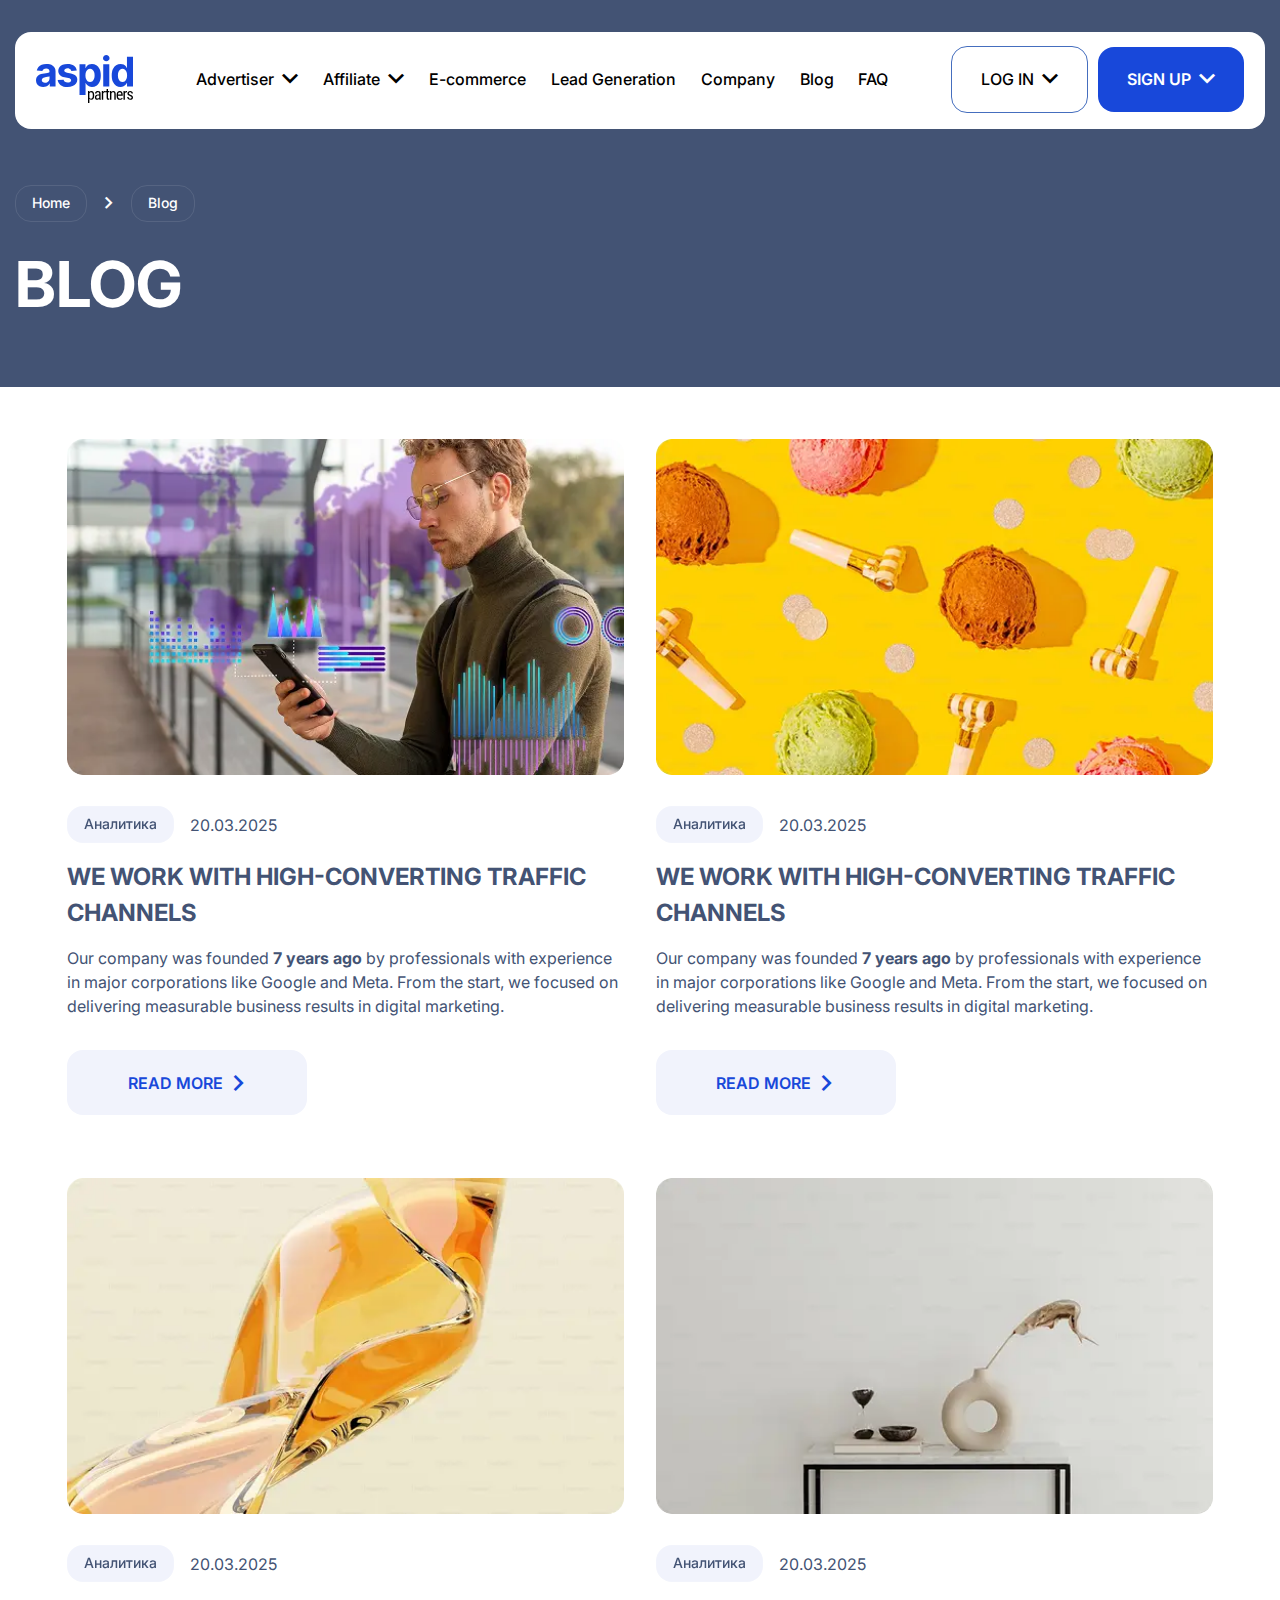
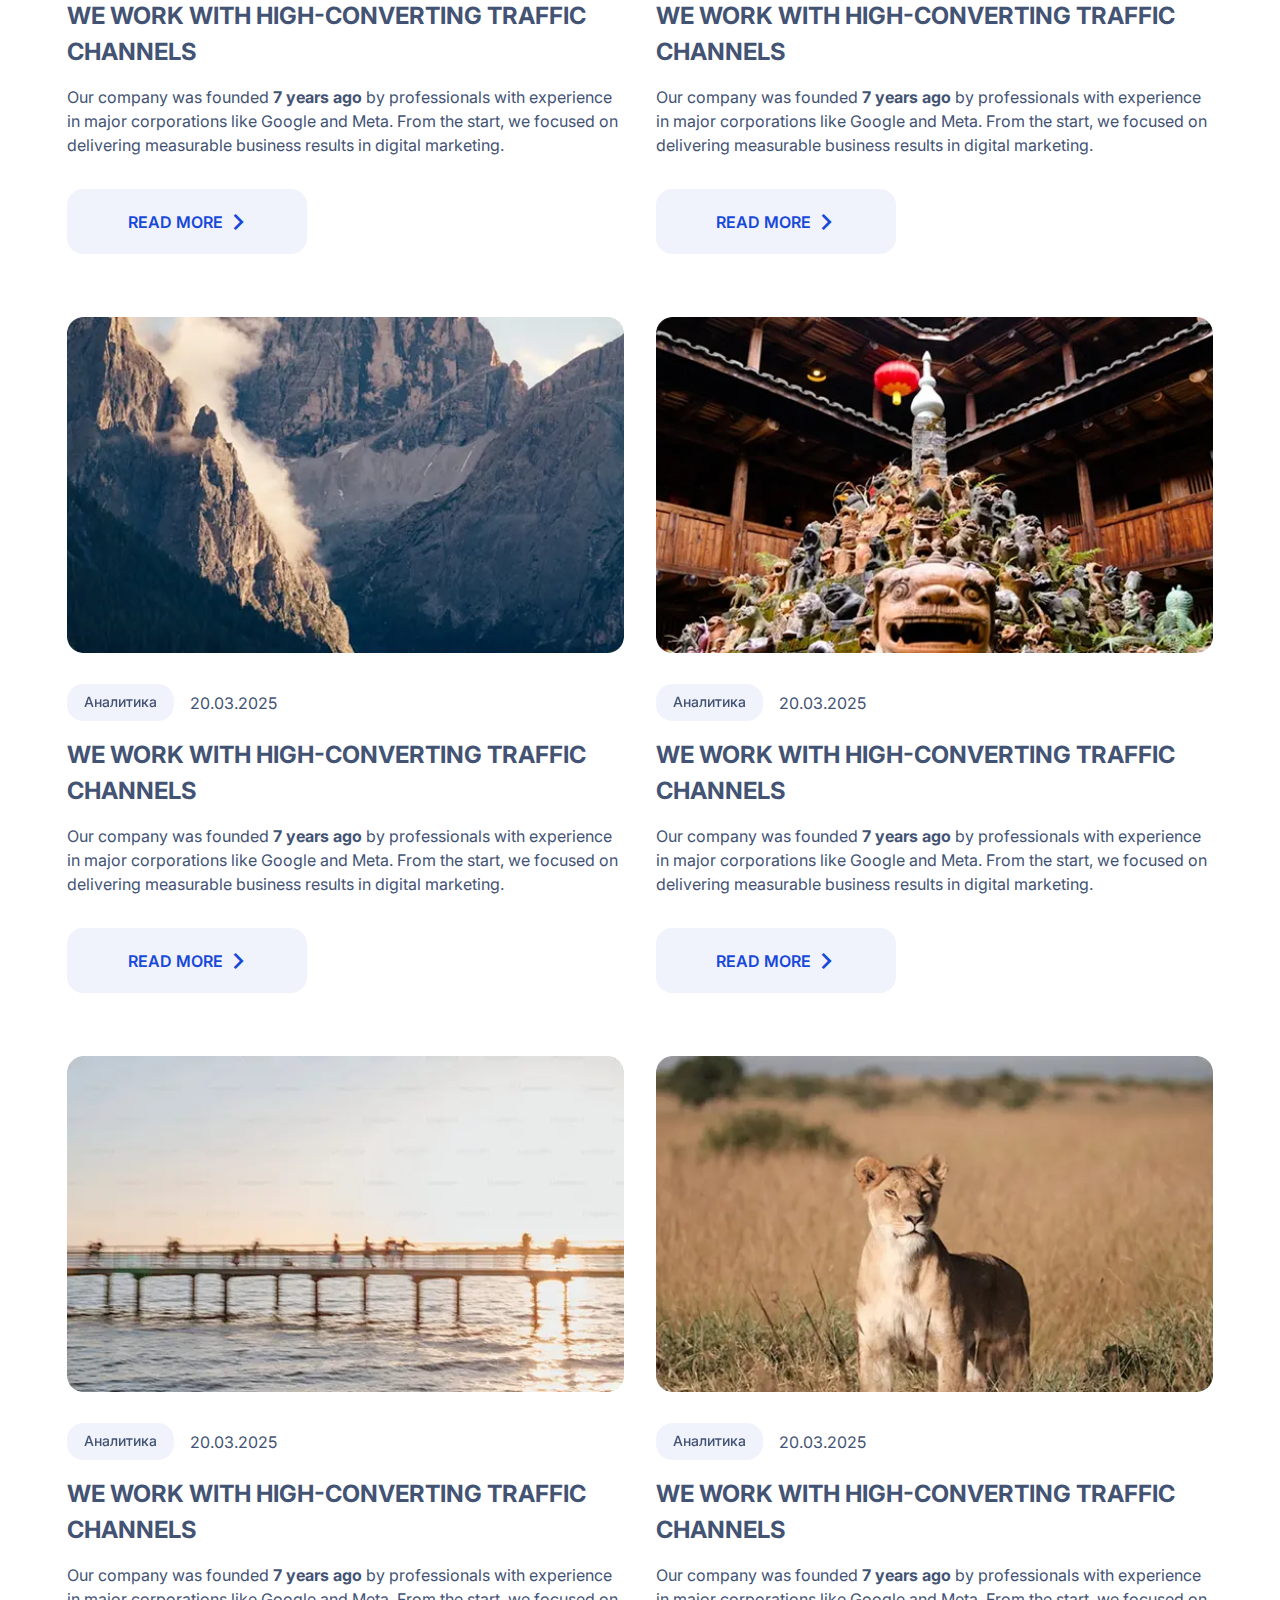
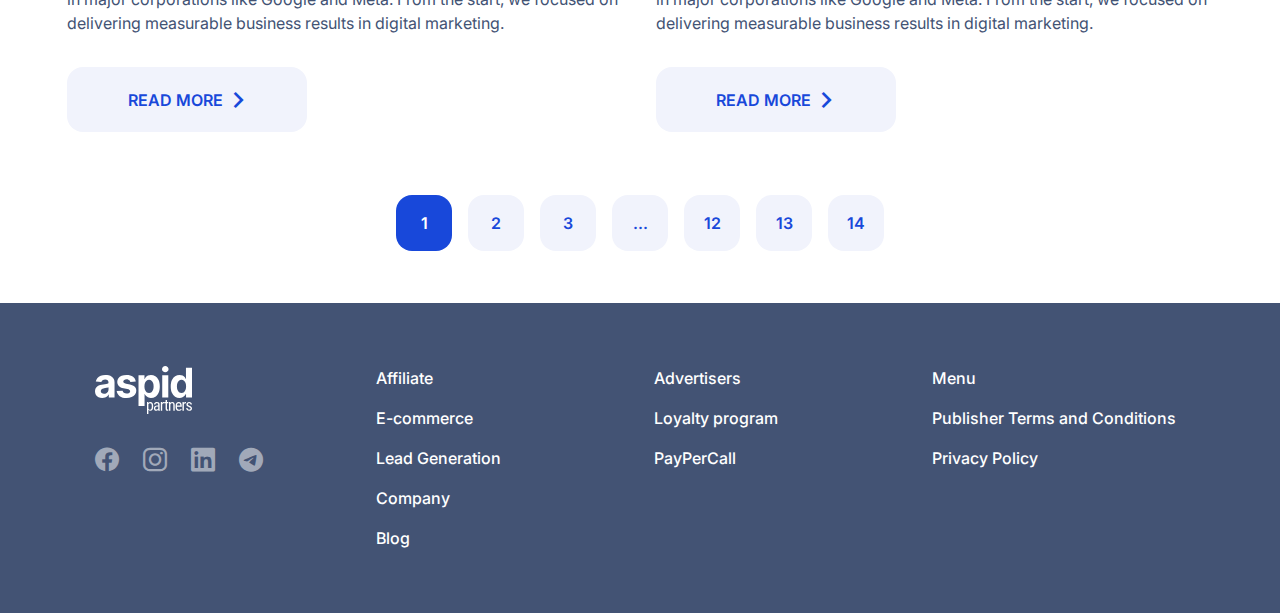
<file: aspidpartners/blog.html>
<!DOCTYPE html>
<html lang="en">

<head>
	<title>Blog</title>
	<meta charset="UTF-8">
	<meta name="format-detection" content="telephone=no">
	<!-- <style>body{opacity: 0;}</style> -->
	<link rel="stylesheet" href="css/style.min.css?_v=20250402171121">
	<link rel="shortcut icon" href="favicon.ico">
	<!-- <meta name="robots" content="noindex, nofollow"> -->
	<meta name="viewport" content="width=device-width, initial-scale=1.0">
</head>

<body>
	<div class="wrapper">
		<header class="header">
			<div class="header__container">
				<a href="home.html" class="header__logo"><img src="img/logo.svg" alt="logo"></a>
				<div class="header__menu menu">
					<button type="button" class="menu__icon icon-menu"><span></span></button>
					<nav class="menu__body">
						<ul data-spollers="768,max" class="menu__list">
							<li class="menu__item">
								<a href="../advertiser.html" data-spoller class="menu__link menu__arrow _icon-arrow-down">Advertiser</a>
								<div class="menu__sub-menu sub-menu">
									<ul class="sub-menu__list">
										<li class="sub-menu__item">
											<a class="sub-menu__link" href="../advertiser.html">Advertiser</a>
										</li>
									</ul>
								</div>
							</li>
							<li class="menu__item">
								<a href="../affiliate.html" data-spoller class="menu__link _icon-arrow-down">Affiliate</a>
								<div class="menu__sub-menu sub-menu">
									<ul class="sub-menu__list">
										<li class="sub-menu__item">
											<a class="sub-menu__link" href="#">PayPerCall</a>
										</li>
									</ul>
								</div>
							</li>
							<li class="menu__item">
								<a href="../e-commerce.html" class="menu__link">E-commerce</a>
							</li>
							<li class="menu__item">
								<a href="../lead-generation.html" class="menu__link">Lead Generation</a>
							</li>
							<li class="menu__item">
								<a href="../company.html" class="menu__link">Company</a>
							</li>
							<li class="menu__item">
								<a href="../blog.html" class="menu__link">Blog</a>
							</li>
							<li class="menu__item">
								<a href="../faq.html" class="menu__link">FAQ</a>
							</li>
						</ul>
					</nav>
				</div>
				<div data-spollers="768,max" data-da=".menu__body, 767.98" class="header__actions actions-header">
					<div class="actions-header__item">
						<a href="../login.html" data-spoller class="actions-header__button button button--login">Log In</a>
						<div class="actions-header__sub-menu actions-header__sub-menu--login sub-menu sub-menu--login">
							<ul class="sub-menu__list">
								<li class="sub-menu__item">
									<a class="sub-menu__link" href="#">CPA Network</a>
								</li>
								<li class="sub-menu__item">
									<a class="sub-menu__link" href="../affiliate.html">Affiliate</a>
								</li>
								<li class="sub-menu__item">
									<a class="sub-menu__link" href="../advertiser.html">Advertiser</a>
								</li>
							</ul>
						</div>
					</div>
					<div class="actions-header__item">
						<a href="../login.html" data-spoller class="actions-header__button button button--sign-up">Sign Up</a>
						<div class="actions-header__sub-menu sub-menu">
							<ul class="sub-menu__list">
								<li class="sub-menu__item">
									<a class="sub-menu__link" href="#">Advertiser/Agency</a>
								</li>
								<li class="sub-menu__item">
									<a class="sub-menu__link" href="#">Affiliate/Publisher</a>
								</li>
							</ul>
						</div>
					</div>
				</div>
			</div>
		</header>
		<main class="page">
			<section class="page__breadcrumb breadcrumb">
				<div class="breadcrumb__container">
					<div class="breadcrumb__menu menu-breadcrumb">
						<nav class="menu-breadcrumb__body">
							<ul class="menu-breadcrumb__list">
								<li class="menu-breadcrumb__item">
									<a href="home.html" class="menu-breadcrumb__link">Home</a>
								</li>
								<li class="menu-breadcrumb__item">
									<a href="blog.html" class="menu-breadcrumb__link active">Blog</a>
								</li>
							</ul>
						</nav>
					</div>
					<h1 class="breadcrumb__title breadcrumb__title--big">Blog</h1>
				</div>
			</section>
			<section class="page__blog blog">
				<div class="blog__container">
					<div class="blog__body">
						<div class="blog__cards">
							<article class="blog__card card-blog">
								<a href="#" class="card-blog__link">
									<img class="card-blog__image ibg" src="img/blog/01.webp" alt="Image">
								</a>
								<div class="card-blog__top">
									<div class="card-blog__label">Аналитика</div>
									<div class="card-blog__data">20.03.2025</div>
								</div>
								<h4 class="card-blog__title">
									<a href="#" class="card-blog__link-title">We work with high-converting traffic channels</a>
								</h4>
								<div class="card-blog__text">
									<p>Our company was founded <span>7 years ago</span> by professionals with experience in major corporations like Google and Meta. From the start, we focused on delivering measurable business results in digital marketing.
									</p>
								</div>
								<div class="card-blog__actions actions-blog-card">
									<a href="#" class="actions-blog-card__button button button--blog">Read more</a>
								</div>
							</article>
							<article class="blog__card card-blog">
								<a href="#" class="card-blog__link">
									<img class="card-blog__image ibg" src="img/blog/02.webp" alt="Image">
								</a>
								<div class="card-blog__top">
									<div class="card-blog__label">Аналитика</div>
									<div class="card-blog__data">20.03.2025</div>
								</div>
								<h4 class="card-blog__title">
									<a href="#" class="card-blog__link-title">We work with high-converting traffic channels</a>
								</h4>
								<div class="card-blog__text">
									<p>Our company was founded <span>7 years ago</span> by professionals with experience in major corporations like Google and Meta. From the start, we focused on delivering measurable business results in digital marketing.
									</p>
								</div>
								<div class="card-blog__actions actions-blog-card">
									<a href="#" class="actions-blog-card__button button button--blog">Read more</a>
								</div>
							</article>
							<article class="blog__card card-blog">
								<a href="#" class="card-blog__link">
									<img class="card-blog__image ibg" src="img/blog/03.webp" alt="Image">
								</a>
								<div class="card-blog__top">
									<div class="card-blog__label">Аналитика</div>
									<div class="card-blog__data">20.03.2025</div>
								</div>
								<h4 class="card-blog__title">
									<a href="#" class="card-blog__link-title">We work with high-converting traffic channels</a>
								</h4>
								<div class="card-blog__text">
									<p>Our company was founded <span>7 years ago</span> by professionals with experience in major corporations like Google and Meta. From the start, we focused on delivering measurable business results in digital marketing.
									</p>
								</div>
								<div class="card-blog__actions actions-blog-card">
									<a href="#" class="actions-blog-card__button button button--blog">Read more</a>
								</div>
							</article>
							<article class="blog__card card-blog">
								<a href="#" class="card-blog__link">
									<img class="card-blog__image ibg" src="img/blog/04.webp" alt="Image">
								</a>
								<div class="card-blog__top">
									<div class="card-blog__label">Аналитика</div>
									<div class="card-blog__data">20.03.2025</div>
								</div>
								<h4 class="card-blog__title">
									<a href="#" class="card-blog__link-title">We work with high-converting traffic channels</a>
								</h4>
								<div class="card-blog__text">
									<p>Our company was founded <span>7 years ago</span> by professionals with experience in major corporations like Google and Meta. From the start, we focused on delivering measurable business results in digital marketing.
									</p>
								</div>
								<div class="card-blog__actions actions-blog-card">
									<a href="#" class="actions-blog-card__button button button--blog">Read more</a>
								</div>
							</article>
							<article class="blog__card card-blog">
								<a href="#" class="card-blog__link">
									<img class="card-blog__image ibg" src="img/blog/05.webp" alt="Image">
								</a>
								<div class="card-blog__top">
									<div class="card-blog__label">Аналитика</div>
									<div class="card-blog__data">20.03.2025</div>
								</div>
								<h4 class="card-blog__title">
									<a href="#" class="card-blog__link-title">We work with high-converting traffic channels</a>
								</h4>
								<div class="card-blog__text">
									<p>Our company was founded <span>7 years ago</span> by professionals with experience in major corporations like Google and Meta. From the start, we focused on delivering measurable business results in digital marketing.
									</p>
								</div>
								<div class="card-blog__actions actions-blog-card">
									<a href="#" class="actions-blog-card__button button button--blog">Read more</a>
								</div>
							</article>
							<article class="blog__card card-blog">
								<a href="#" class="card-blog__link">
									<img class="card-blog__image ibg" src="img/blog/06.webp" alt="Image">
								</a>
								<div class="card-blog__top">
									<div class="card-blog__label">Аналитика</div>
									<div class="card-blog__data">20.03.2025</div>
								</div>
								<h4 class="card-blog__title">
									<a href="#" class="card-blog__link-title">We work with high-converting traffic channels</a>
								</h4>
								<div class="card-blog__text">
									<p>Our company was founded <span>7 years ago</span> by professionals with experience in major corporations like Google and Meta. From the start, we focused on delivering measurable business results in digital marketing.
									</p>
								</div>
								<div class="card-blog__actions actions-blog-card">
									<a href="#" class="actions-blog-card__button button button--blog">Read more</a>
								</div>
							</article>
							<article class="blog__card card-blog">
								<a href="#" class="card-blog__link">
									<img class="card-blog__image ibg" src="img/blog/07.webp" alt="Image">
								</a>
								<div class="card-blog__top">
									<div class="card-blog__label">Аналитика</div>
									<div class="card-blog__data">20.03.2025</div>
								</div>
								<h4 class="card-blog__title">
									<a href="#" class="card-blog__link-title">We work with high-converting traffic channels</a>
								</h4>
								<div class="card-blog__text">
									<p>Our company was founded <span>7 years ago</span> by professionals with experience in major corporations like Google and Meta. From the start, we focused on delivering measurable business results in digital marketing.
									</p>
								</div>
								<div class="card-blog__actions actions-blog-card">
									<a href="#" class="actions-blog-card__button button button--blog">Read more</a>
								</div>
							</article>
							<article class="blog__card card-blog">
								<a href="#" class="card-blog__link">
									<img class="card-blog__image ibg" src="img/blog/08.webp" alt="Image">
								</a>
								<div class="card-blog__top">
									<div class="card-blog__label">Аналитика</div>
									<div class="card-blog__data">20.03.2025</div>
								</div>
								<h4 class="card-blog__title">
									<a href="#" class="card-blog__link-title">We work with high-converting traffic channels</a>
								</h4>
								<div class="card-blog__text">
									<p>Our company was founded <span>7 years ago</span> by professionals with experience in major corporations like Google and Meta. From the start, we focused on delivering measurable business results in digital marketing.
									</p>
								</div>
								<div class="card-blog__actions actions-blog-card">
									<a href="#" class="actions-blog-card__button button button--blog">Read more</a>
								</div>
							</article>
						</div>
						<div class="pagging">
							<a href="" class="pagging__arrow"></a>
							<ul class="pagging__list">
								<li>
									<a href="" class="pagging__item _active">1</a>
								</li>
								<li>
									<a href="" class="pagging__item">2</a>
								</li>
								<li>
									<a href="" class="pagging__item">3</a>
								</li>
								<li>
									<a href="" class="pagging__item">...</a>
								</li>
								<li>
									<a href="" class="pagging__item">12</a>
								</li>
								<li>
									<a href="" class="pagging__item">13</a>
								</li>
								<li>
									<a href="" class="pagging__item">14</a>
								</li>
							</ul>
							<a href="" class="pagging__arrow"></a>
						</div>
					</div>
				</div>
			</section>
		</main>
		<footer class="footer">
			<div class="footer__container">
				<div class="footer__content">
					<a href="home.html" class="footer__logo"><img src="img/logo-footer.svg" alt="logo"></a>
					<div class="footer__social social-footer">
						<div class="social-footer__item">
							<a href="#" class="social-footer__link _icon-facebook"></a>
						</div>
						<div class="social-footer__item">
							<a href="#" class="social-footer__link _icon-instagram"></a>
						</div>
						<div class="social-footer__item">
							<a href="#" class="social-footer__link _icon-linkedin"></a>
						</div>
						<div class="social-footer__item">
							<a href="#" class="social-footer__link _icon-telegram"></a>
						</div>
					</div>
				</div>
				<div data-spollers="768, max" class="footer__spollers spollers-footer">
					<details class="spollers-footer__items">
						<summary class="spollers-footer__title">Affiliate</summary>
						<div class="spollers-footer__body">
							<ul class="spollers-footer__list">
								<li class="spollers-footer__item">
									<a href="../e-commerce.html" class="spollers-footer__link">E-commerce</a>
								</li>
								<li class="spollers-footer__item">
									<a href="../lead-generation.html" class="spollers-footer__link">Lead Generation</a>
								</li>
								<li class="spollers-footer__item">
									<a href="../company.html" class="spollers-footer__link">Company</a>
								</li>
								<li class="spollers-footer__item">
									<a href="../blog.html" class="spollers-footer__link">Blog</a>
								</li>
							</ul>
						</div>
					</details>
					<details class="spollers-footer__items">
						<summary class="spollers-footer__title">Advertisers</summary>
						<div class="spollers-footer__body">
							<ul class="spollers-footer__list">
								<li class="spollers-footer__item">
									<a href="#" class="spollers-footer__link">Loyalty program</a>
								</li>
								<li class="spollers-footer__item">
									<a href="#" class="spollers-footer__link">PayPerCall</a>
								</li>
							</ul>
						</div>
					</details>
					<details class="spollers-footer__items">
						<summary class="spollers-footer__title">Menu</summary>
						<div class="spollers-footer__body">
							<ul class="spollers-footer__list">
								<li class="spollers-footer__item">
									<a href="#" class="spollers-footer__link">Publisher Terms and Conditions</a>
								</li>
								<li class="spollers-footer__item">
									<a href="#" class="spollers-footer__link">Privacy Policy</a>
								</li>
							</ul>
						</div>
					</details>
				</div>
			</div>
		</footer>
	</div>
	<script src="js/app.min.js?_v=20250402171121"></script>
</body>

</html>
</file>
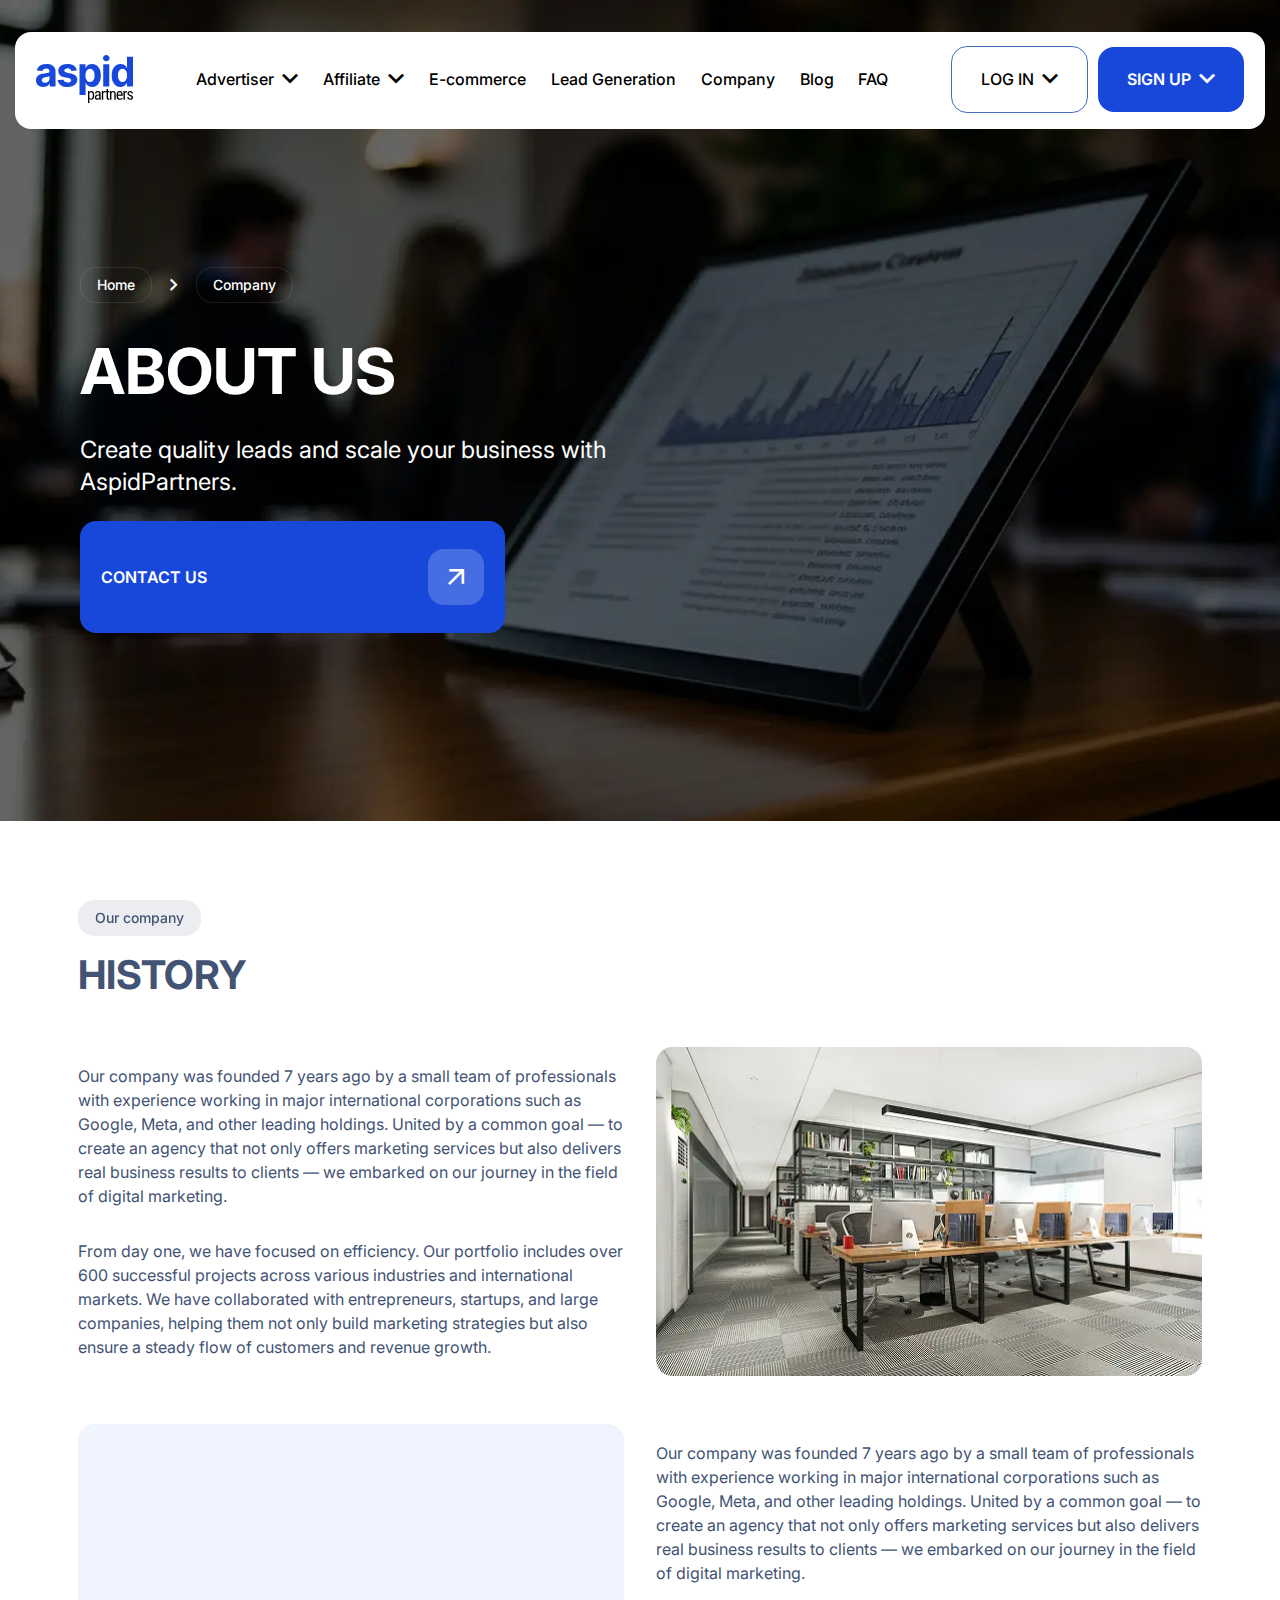
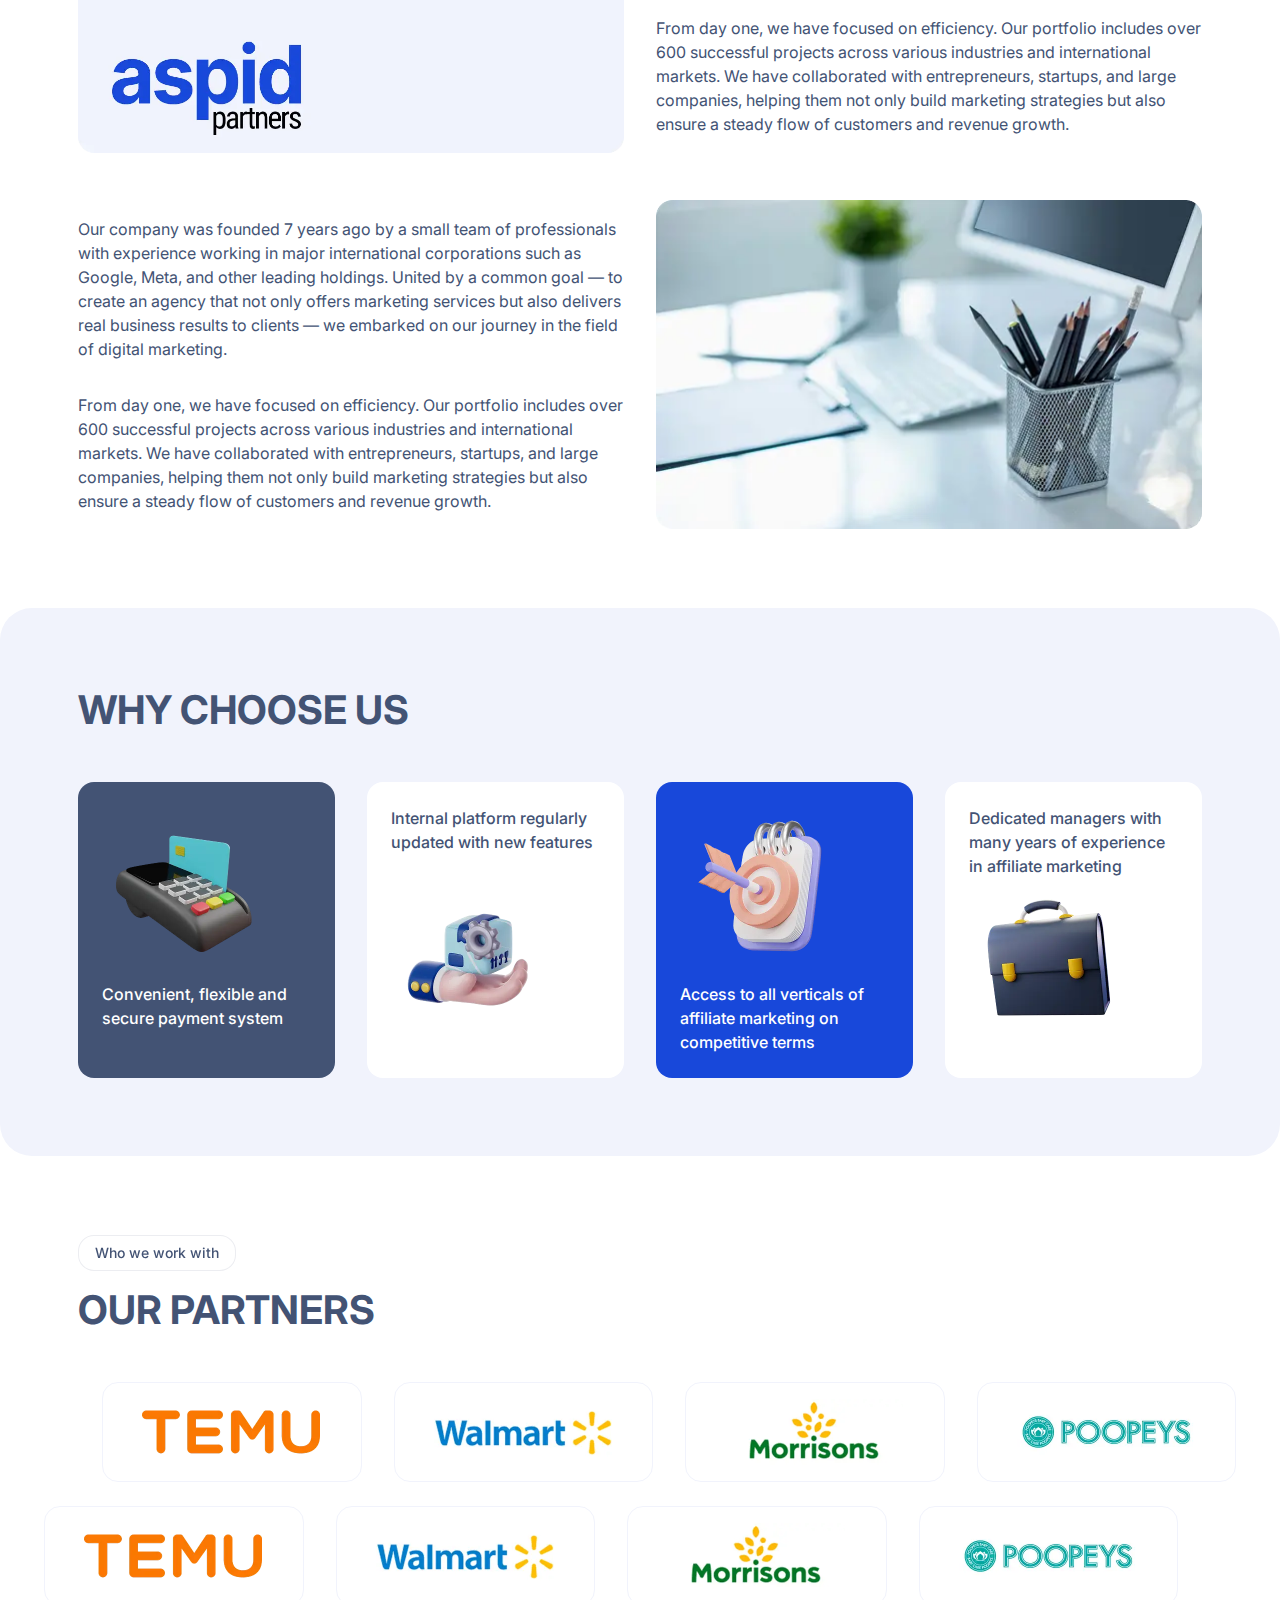
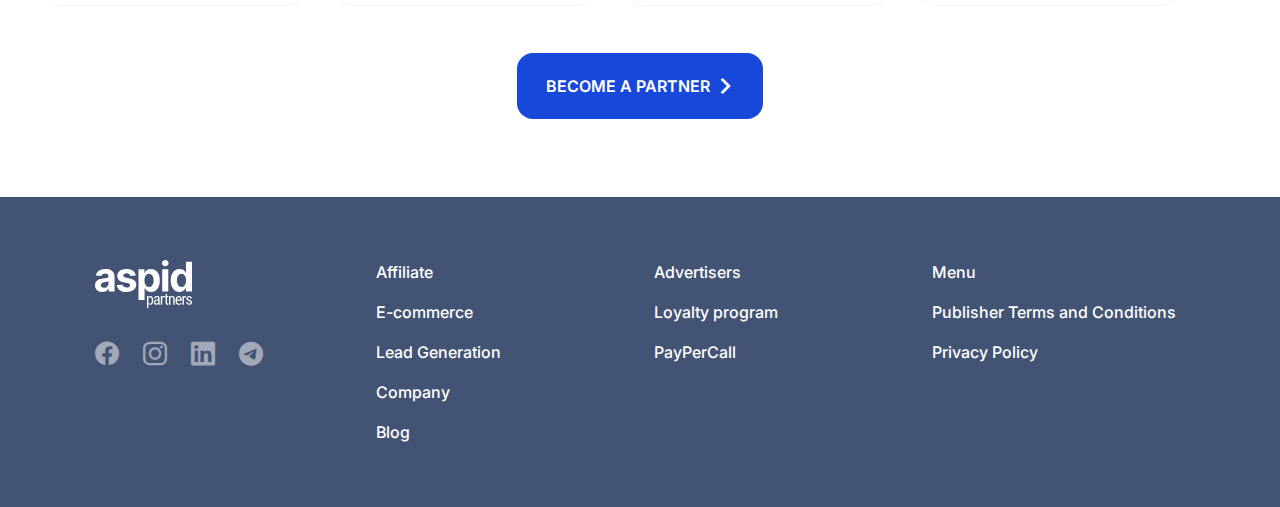
<file: aspidpartners/company.html>
<!DOCTYPE html>
<html lang="en">

<head>
	<title>Company</title>
	<meta charset="UTF-8">
	<meta name="format-detection" content="telephone=no">
	<!-- <style>body{opacity: 0;}</style> -->
	<link rel="stylesheet" href="css/style.min.css?_v=20250402171121">
	<link rel="shortcut icon" href="favicon.ico">
	<!-- <meta name="robots" content="noindex, nofollow"> -->
	<meta name="viewport" content="width=device-width, initial-scale=1.0">
</head>

<body>
	<div class="wrapper">
		<header class="header">
			<div class="header__container">
				<a href="home.html" class="header__logo"><img src="img/logo.svg" alt="logo"></a>
				<div class="header__menu menu">
					<button type="button" class="menu__icon icon-menu"><span></span></button>
					<nav class="menu__body">
						<ul data-spollers="768,max" class="menu__list">
							<li class="menu__item">
								<a href="../advertiser.html" data-spoller class="menu__link menu__arrow _icon-arrow-down">Advertiser</a>
								<div class="menu__sub-menu sub-menu">
									<ul class="sub-menu__list">
										<li class="sub-menu__item">
											<a class="sub-menu__link" href="../advertiser.html">Advertiser</a>
										</li>
									</ul>
								</div>
							</li>
							<li class="menu__item">
								<a href="../affiliate.html" data-spoller class="menu__link _icon-arrow-down">Affiliate</a>
								<div class="menu__sub-menu sub-menu">
									<ul class="sub-menu__list">
										<li class="sub-menu__item">
											<a class="sub-menu__link" href="#">PayPerCall</a>
										</li>
									</ul>
								</div>
							</li>
							<li class="menu__item">
								<a href="../e-commerce.html" class="menu__link">E-commerce</a>
							</li>
							<li class="menu__item">
								<a href="../lead-generation.html" class="menu__link">Lead Generation</a>
							</li>
							<li class="menu__item">
								<a href="../company.html" class="menu__link">Company</a>
							</li>
							<li class="menu__item">
								<a href="../blog.html" class="menu__link">Blog</a>
							</li>
							<li class="menu__item">
								<a href="../faq.html" class="menu__link">FAQ</a>
							</li>
						</ul>
					</nav>
				</div>
				<div data-spollers="768,max" data-da=".menu__body, 767.98" class="header__actions actions-header">
					<div class="actions-header__item">
						<a href="../login.html" data-spoller class="actions-header__button button button--login">Log In</a>
						<div class="actions-header__sub-menu actions-header__sub-menu--login sub-menu sub-menu--login">
							<ul class="sub-menu__list">
								<li class="sub-menu__item">
									<a class="sub-menu__link" href="#">CPA Network</a>
								</li>
								<li class="sub-menu__item">
									<a class="sub-menu__link" href="../affiliate.html">Affiliate</a>
								</li>
								<li class="sub-menu__item">
									<a class="sub-menu__link" href="../advertiser.html">Advertiser</a>
								</li>
							</ul>
						</div>
					</div>
					<div class="actions-header__item">
						<a href="../login.html" data-spoller class="actions-header__button button button--sign-up">Sign Up</a>
						<div class="actions-header__sub-menu sub-menu">
							<ul class="sub-menu__list">
								<li class="sub-menu__item">
									<a class="sub-menu__link" href="#">Advertiser/Agency</a>
								</li>
								<li class="sub-menu__item">
									<a class="sub-menu__link" href="#">Affiliate/Publisher</a>
								</li>
							</ul>
						</div>
					</div>
				</div>
			</div>
		</header>
		<main class="page">
			<section class="page__hero hero hero--company">
				<img class="hero__image ibg" src="img/company/hero/bg.webp" alt="Image">
				<div class="hero__container">
					<div class="hero__section-block section-block section-block--hero">
						<div class="section-block__breadcrumb breadcrumb-section-block">
							<div class="breadcrumb-section-block__menu menu-breadcrumb">
								<nav class="menu-breadcrumb__body">
									<ul class="menu-breadcrumb__list">
										<li class="menu-breadcrumb__item">
											<a href="home.html" class="menu-breadcrumb__link active">Home</a>
										</li>
										<li class="menu-breadcrumb__item">
											<a href="company.html" class="menu-breadcrumb__link active">Company</a>
										</li>
									</ul>
								</nav>
							</div>
						</div>
						<h1 class="section-block__title section-block__title--big">About us</h1>
						<div class="section-block__text">
							Create quality leads and scale your business with AspidPartners.
						</div>
						<div class="section-block__actions actions-section-block actions-section-block--advertisers">
							<a href="#" class="actions-section-block__button button button--hero">contact us</a>
						</div>
					</div>
				</div>
			</section>
			<section class="page__company company">
				<div class="company__container">
					<div class="company__top-block top-block">
						<div class="top-block__labels labels">
							<div class="top-block__label label label--color">Our company</div>
						</div>
						<h2 class="top-block__title top-block__title--color">History</h2>
					</div>
					<div class="company__items">
						<div class="company__item">
							<div class="company__text">
								<p>
									Our company was founded 7 years ago by a small team of professionals with experience working in major international corporations such as Google, Meta, and other leading holdings. United by a common goal — to create an agency that not only offers marketing services but also delivers real business results to clients — we embarked on our journey in the field of digital marketing.
								</p>
								<p>
									From day one, we have focused on efficiency. Our portfolio includes over 600 successful projects across various industries and international markets. We have collaborated with entrepreneurs, startups, and large companies, helping them not only build marketing strategies but also ensure a steady flow of customers and revenue growth.
								</p>
							</div>
							<img class="company__image ibg" src="img/company/history-info/01.webp" alt="Image">
						</div>
						<div class="company__item">
							<div class="company__text">
								<p>
									Our company was founded 7 years ago by a small team of professionals with experience working in major international corporations such as Google, Meta, and other leading holdings. United by a common goal — to create an agency that not only offers marketing services but also delivers real business results to clients — we embarked on our journey in the field of digital marketing.
								</p>
								<p>
									From day one, we have focused on efficiency. Our portfolio includes over 600 successful projects across various industries and international markets. We have collaborated with entrepreneurs, startups, and large companies, helping them not only build marketing strategies but also ensure a steady flow of customers and revenue growth.
								</p>
							</div>
							<img class="company__image ibg" src="img/company/history-info/02.webp" alt="Image">
						</div>
						<div class="company__item">
							<div class="company__text">
								<p>
									Our company was founded 7 years ago by a small team of professionals with experience working in major international corporations such as Google, Meta, and other leading holdings. United by a common goal — to create an agency that not only offers marketing services but also delivers real business results to clients — we embarked on our journey in the field of digital marketing.
								</p>
								<p>
									From day one, we have focused on efficiency. Our portfolio includes over 600 successful projects across various industries and international markets. We have collaborated with entrepreneurs, startups, and large companies, helping them not only build marketing strategies but also ensure a steady flow of customers and revenue growth.
								</p>
							</div>
							<img class="company__image ibg" src="img/company/history-info/03.webp" alt="Image">
						</div>
					</div>
				</div>
			</section>
			<section class="page__choose-us choose-us">
				<div class="choose-us__container">
					<div class="choose-us__body">
						<div class="choose-us__top-block top-block">
							<h2 class="top-block__title top-block__title--color">Why choose us</h2>
						</div>
						<div class="choose-us__items">
							<div class="choose-us__item choose-us__item--main">
								<div class="choose-us__image">
									<img src="img/company/choose-us/01.webp" alt="Image">
								</div>
								<div class="choose-us__text">Convenient, flexible and secure payment system</div>
							</div>
							<div class="choose-us__item choose-us__item">
								<div class="choose-us__image">
									<img src="img/company/choose-us/02.webp" alt="Image">
								</div>
								<div class="choose-us__text">Internal platform regularly updated with new features</div>
							</div>
							<div class="choose-us__item choose-us__item--blue">
								<div class="choose-us__image">
									<img src="img/company/choose-us/03.webp" alt="Image">
								</div>
								<div class="choose-us__text">Access to all verticals of affiliate marketing on competitive terms</div>
							</div>
							<div class="choose-us__item">
								<div class="choose-us__image">
									<img src="img/company/choose-us/04.webp" alt="Image">
								</div>
								<div class="choose-us__text">Dedicated managers with many years of experience in affiliate marketing</div>
							</div>
						</div>
					</div>
				</div>
			</section>
			<section class="page__partners partners">
				<div class="partners__container">
					<div class="partners__section-top top-section">
						<div class="top-section__labels labels">
							<div class="labels__label label label--work">Who we work with</div>
						</div>
						<h2 class="top-section__title">Our partners</h2>
					</div>
				</div>
				<div class="partners__body">
					<!-- Оболонка слайдера -->
					<div class="partners__slider swiper">
						<!-- Частина слайдера, що рухається -->
						<div class="partners__wrapper swiper-wrapper">
							<!-- Слайд -->
							<div class="partners__slide swiper-slide">
								<div class="partners__image">
									<img src="img/home/partners/temu.webp" alt="Image">
								</div>
							</div>
							<div class="partners__slide swiper-slide">
								<div class="partners__image">
									<img src="img/home/partners/walmart.webp" alt="Image">
								</div>
							</div>
							<div class="partners__slide swiper-slide">
								<div class="partners__image">
									<img src="img/home/partners/morrisons.webp" alt="Image">
								</div>
							</div>
							<div class="partners__slide swiper-slide">
								<div class="partners__image">
									<img src="img/home/partners/poopeys.webp" alt="Image">
								</div>
							</div>
							<div class="partners__slide swiper-slide">
								<div class="partners__image">
									<img src="img/home/partners/temu.webp" alt="Image">
								</div>
							</div>
							<div class="partners__slide swiper-slide">
								<div class="partners__image">
									<img src="img/home/partners/walmart.webp" alt="Image">
								</div>
							</div>
							<div class="partners__slide swiper-slide">
								<div class="partners__image">
									<img src="img/home/partners/temu.webp" alt="Image">
								</div>
							</div>
							<div class="partners__slide swiper-slide">
								<div class="partners__image">
									<img src="img/home/partners/walmart.webp" alt="Image">
								</div>
							</div>
							<div class="partners__slide swiper-slide">
								<div class="partners__image">
									<img src="img/home/partners/morrisons.webp" alt="Image">
								</div>
							</div>
							<div class="partners__slide swiper-slide">
								<div class="partners__image">
									<img src="img/home/partners/poopeys.webp" alt="Image">
								</div>
							</div>
							<div class="partners__slide swiper-slide">
								<div class="partners__image">
									<img src="img/home/partners/temu.webp" alt="Image">
								</div>
							</div>
							<div class="partners__slide swiper-slide">
								<div class="partners__image">
									<img src="img/home/partners/walmart.webp" alt="Image">
								</div>
							</div>
						</div>
						<!-- Якщо потрібна навігація (ліворуч/праворуч) -->
						<button type="button" class="swiper-button-prev"></button>
						<button type="button" class="swiper-button-next"></button>
					</div>
					<div class="partners__slider-1 swiper">
						<!-- Частина слайдера, що рухається -->
						<div class="partners__wrapper swiper-wrapper">
							<!-- Слайд -->
							<div class="partners__slide swiper-slide">
								<div class="partners__image">
									<img src="img/home/partners/temu.webp" alt="Image">
								</div>
							</div>
							<div class="partners__slide swiper-slide">
								<div class="partners__image">
									<img src="img/home/partners/walmart.webp" alt="Image">
								</div>
							</div>
							<div class="partners__slide swiper-slide">
								<div class="partners__image">
									<img src="img/home/partners/morrisons.webp" alt="Image">
								</div>
							</div>
							<div class="partners__slide swiper-slide">
								<div class="partners__image">
									<img src="img/home/partners/poopeys.webp" alt="Image">
								</div>
							</div>
							<div class="partners__slide swiper-slide">
								<div class="partners__image">
									<img src="img/home/partners/temu.webp" alt="Image">
								</div>
							</div>
							<div class="partners__slide swiper-slide">
								<div class="partners__image">
									<img src="img/home/partners/walmart.webp" alt="Image">
								</div>
							</div>
							<div class="partners__slide swiper-slide">
								<div class="partners__image">
									<img src="img/home/partners/temu.webp" alt="Image">
								</div>
							</div>
							<div class="partners__slide swiper-slide">
								<div class="partners__image">
									<img src="img/home/partners/walmart.webp" alt="Image">
								</div>
							</div>
							<div class="partners__slide swiper-slide">
								<div class="partners__image">
									<img src="img/home/partners/morrisons.webp" alt="Image">
								</div>
							</div>
							<div class="partners__slide swiper-slide">
								<div class="partners__image">
									<img src="img/home/partners/poopeys.webp" alt="Image">
								</div>
							</div>
							<div class="partners__slide swiper-slide">
								<div class="partners__image">
									<img src="img/home/partners/temu.webp" alt="Image">
								</div>
							</div>
							<div class="partners__slide swiper-slide">
								<div class="partners__image">
									<img src="img/home/partners/walmart.webp" alt="Image">
								</div>
							</div>
						</div>
						<!-- Якщо потрібна навігація (ліворуч/праворуч) -->
						<button type="button" class="swiper-button-prev"></button>
						<button type="button" class="swiper-button-next"></button>
					</div>
				</div>
				<div class="partners__actions actions-partners">
					<a href="#" class="actions-partners__button button">Become a partner</a>
				</div>
			</section>
		</main>
		<footer class="footer">
			<div class="footer__container">
				<div class="footer__content">
					<a href="home.html" class="footer__logo"><img src="img/logo-footer.svg" alt="logo"></a>
					<div class="footer__social social-footer">
						<div class="social-footer__item">
							<a href="#" class="social-footer__link _icon-facebook"></a>
						</div>
						<div class="social-footer__item">
							<a href="#" class="social-footer__link _icon-instagram"></a>
						</div>
						<div class="social-footer__item">
							<a href="#" class="social-footer__link _icon-linkedin"></a>
						</div>
						<div class="social-footer__item">
							<a href="#" class="social-footer__link _icon-telegram"></a>
						</div>
					</div>
				</div>
				<div data-spollers="768, max" class="footer__spollers spollers-footer">
					<details class="spollers-footer__items">
						<summary class="spollers-footer__title">Affiliate</summary>
						<div class="spollers-footer__body">
							<ul class="spollers-footer__list">
								<li class="spollers-footer__item">
									<a href="../e-commerce.html" class="spollers-footer__link">E-commerce</a>
								</li>
								<li class="spollers-footer__item">
									<a href="../lead-generation.html" class="spollers-footer__link">Lead Generation</a>
								</li>
								<li class="spollers-footer__item">
									<a href="../company.html" class="spollers-footer__link">Company</a>
								</li>
								<li class="spollers-footer__item">
									<a href="../blog.html" class="spollers-footer__link">Blog</a>
								</li>
							</ul>
						</div>
					</details>
					<details class="spollers-footer__items">
						<summary class="spollers-footer__title">Advertisers</summary>
						<div class="spollers-footer__body">
							<ul class="spollers-footer__list">
								<li class="spollers-footer__item">
									<a href="#" class="spollers-footer__link">Loyalty program</a>
								</li>
								<li class="spollers-footer__item">
									<a href="#" class="spollers-footer__link">PayPerCall</a>
								</li>
							</ul>
						</div>
					</details>
					<details class="spollers-footer__items">
						<summary class="spollers-footer__title">Menu</summary>
						<div class="spollers-footer__body">
							<ul class="spollers-footer__list">
								<li class="spollers-footer__item">
									<a href="#" class="spollers-footer__link">Publisher Terms and Conditions</a>
								</li>
								<li class="spollers-footer__item">
									<a href="#" class="spollers-footer__link">Privacy Policy</a>
								</li>
							</ul>
						</div>
					</details>
				</div>
			</div>
		</footer>
	</div>
	<script src="js/app.min.js?_v=20250402171121"></script>
</body>

</html>
</file>
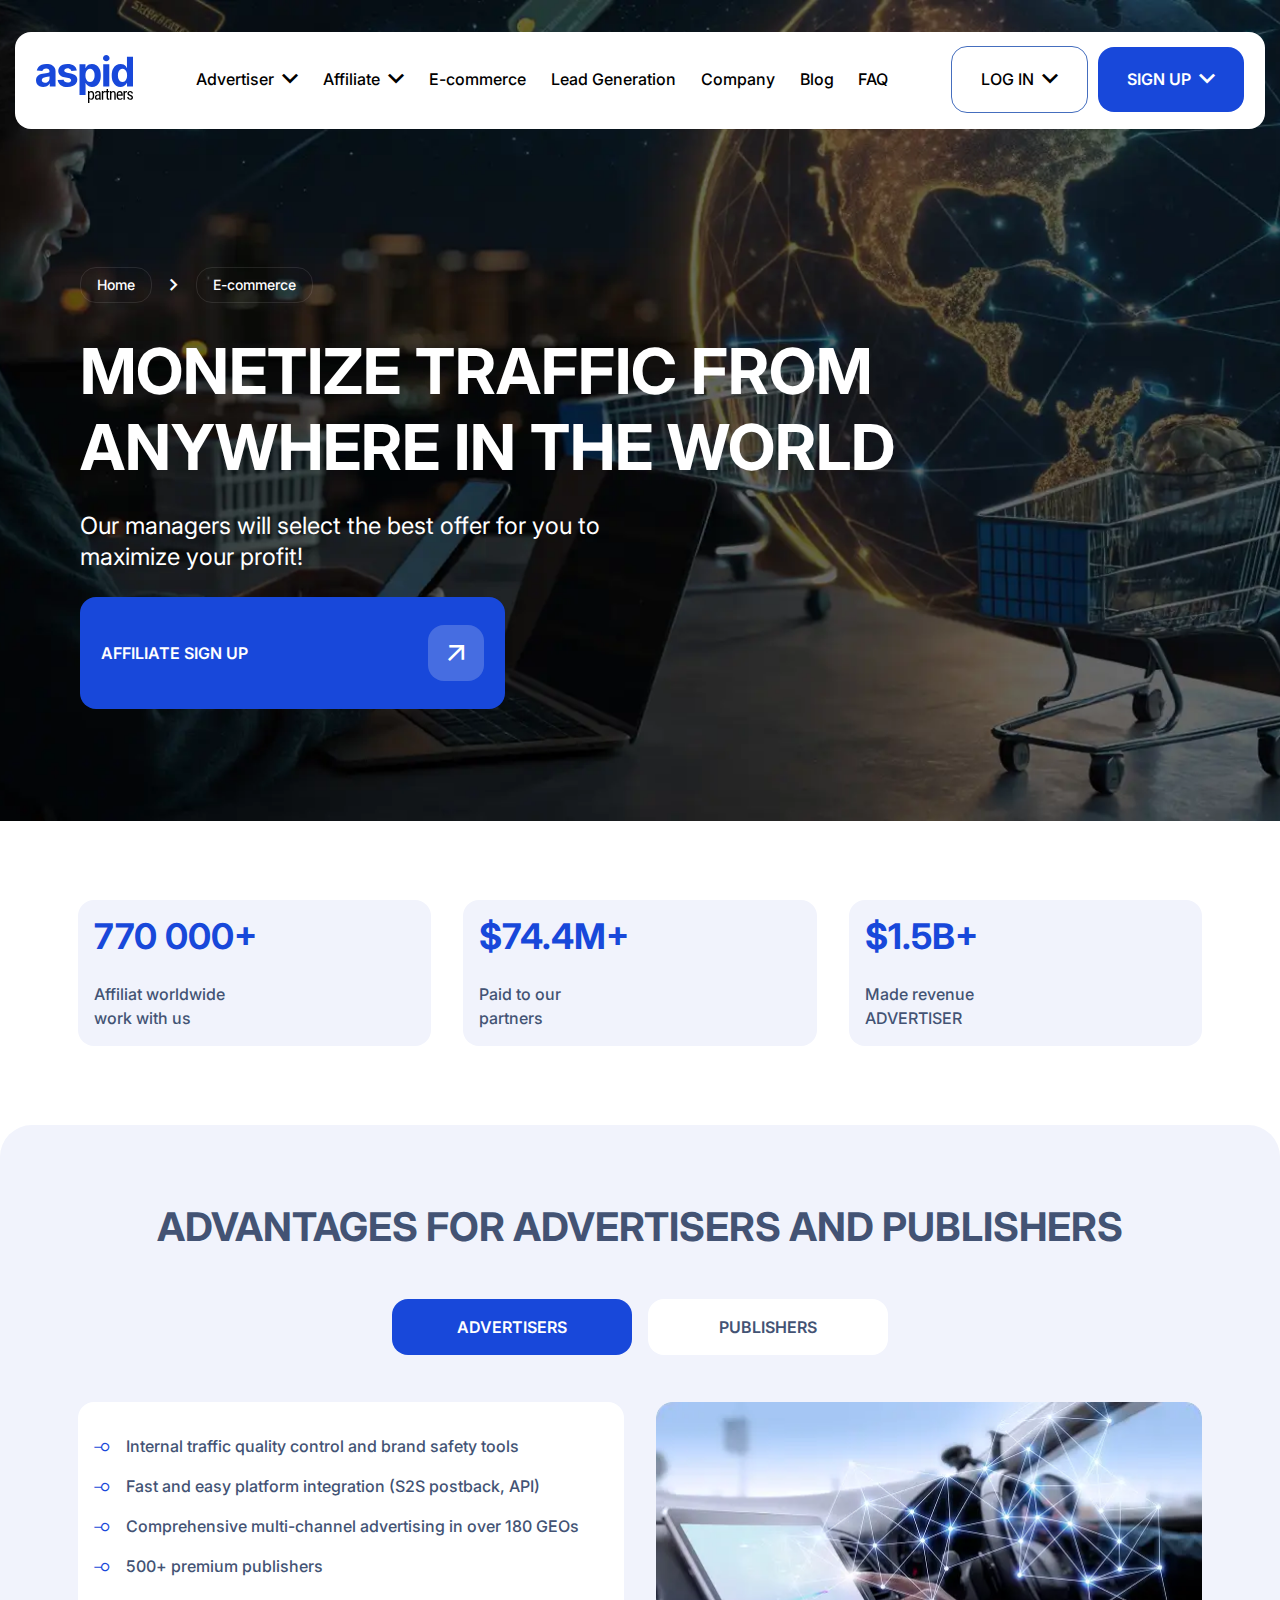
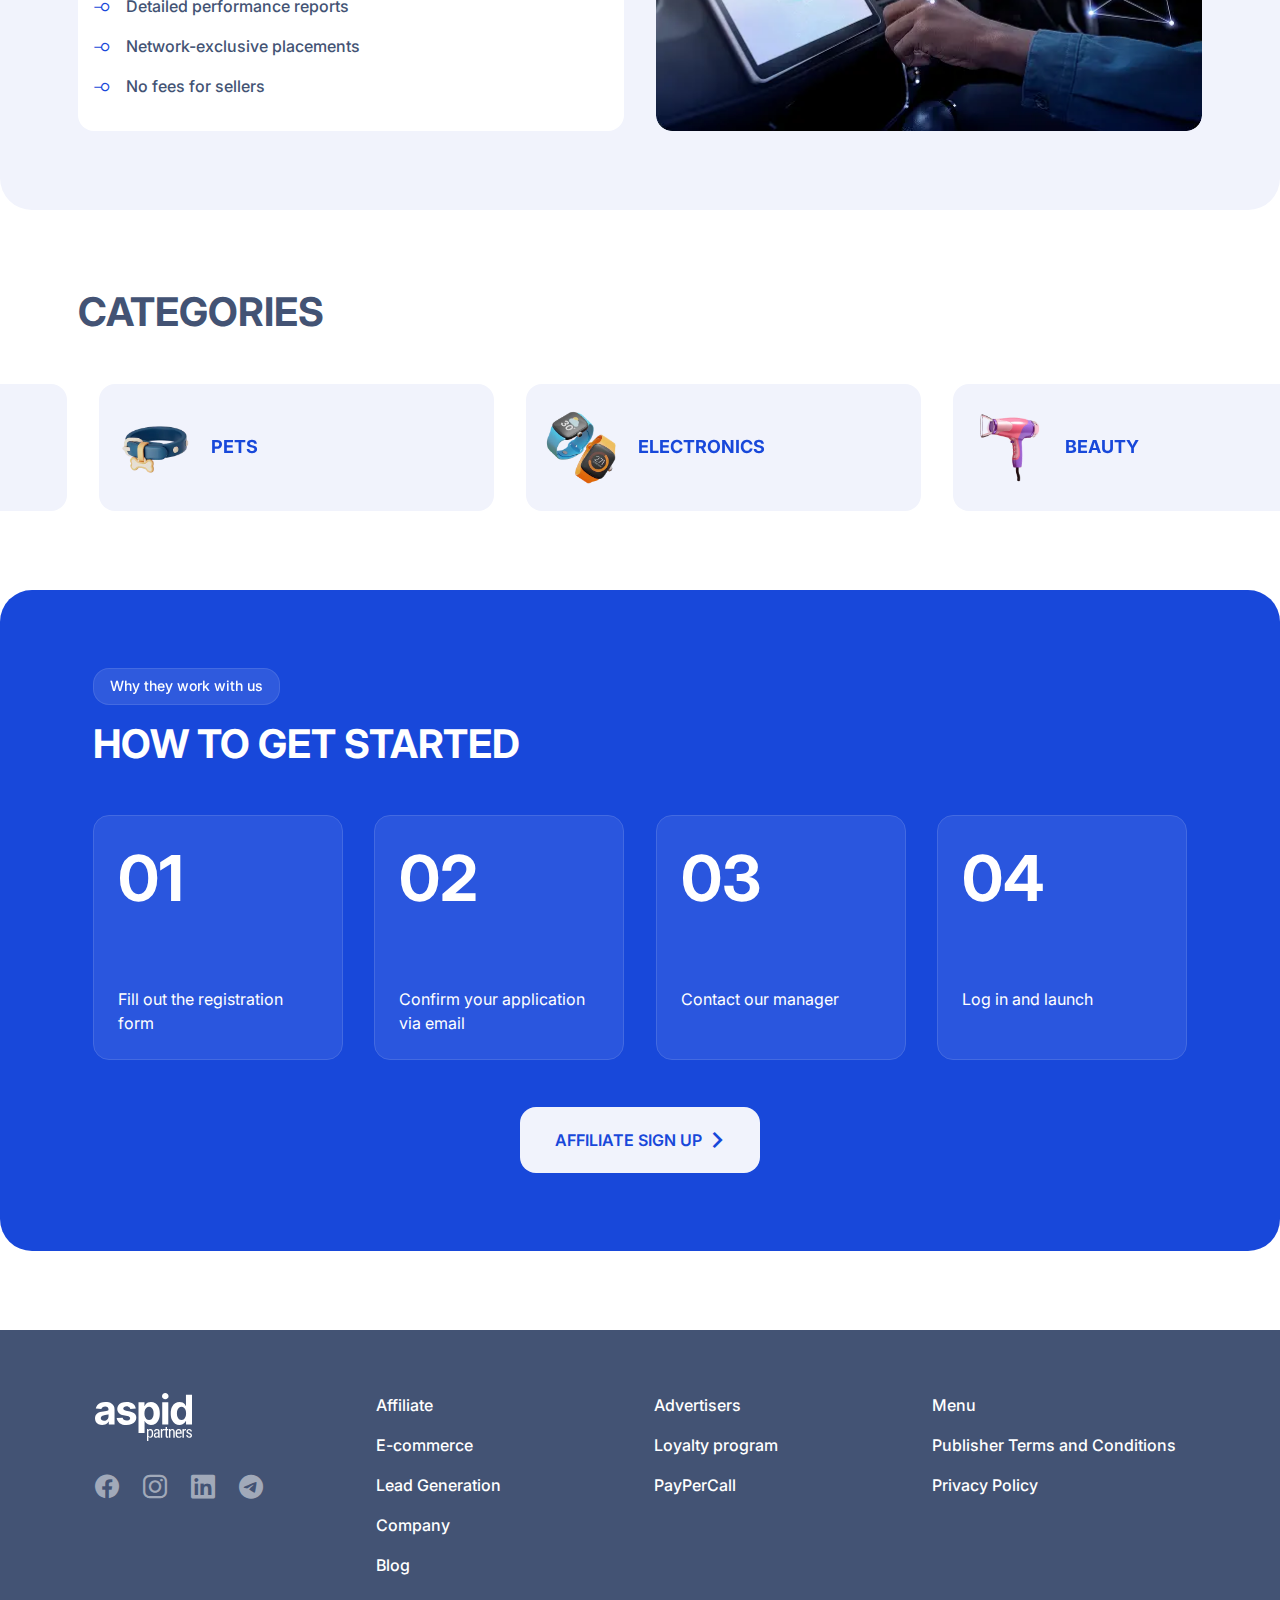
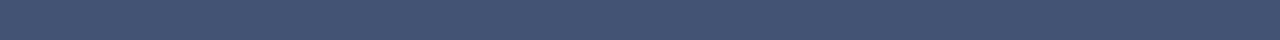
<file: aspidpartners/e-commerce.html>
<!DOCTYPE html>
<html lang="en">

<head>
	<title>E-commerce</title>
	<meta charset="UTF-8">
	<meta name="format-detection" content="telephone=no">
	<!-- <style>body{opacity: 0;}</style> -->
	<link rel="stylesheet" href="css/style.min.css?_v=20250402171121">
	<link rel="shortcut icon" href="favicon.ico">
	<!-- <meta name="robots" content="noindex, nofollow"> -->
	<meta name="viewport" content="width=device-width, initial-scale=1.0">
</head>

<body>
	<div class="wrapper">
		<header class="header">
			<div class="header__container">
				<a href="home.html" class="header__logo"><img src="img/logo.svg" alt="logo"></a>
				<div class="header__menu menu">
					<button type="button" class="menu__icon icon-menu"><span></span></button>
					<nav class="menu__body">
						<ul data-spollers="768,max" class="menu__list">
							<li class="menu__item">
								<a href="../advertiser.html" data-spoller class="menu__link menu__arrow _icon-arrow-down">Advertiser</a>
								<div class="menu__sub-menu sub-menu">
									<ul class="sub-menu__list">
										<li class="sub-menu__item">
											<a class="sub-menu__link" href="../advertiser.html">Advertiser</a>
										</li>
									</ul>
								</div>
							</li>
							<li class="menu__item">
								<a href="../affiliate.html" data-spoller class="menu__link _icon-arrow-down">Affiliate</a>
								<div class="menu__sub-menu sub-menu">
									<ul class="sub-menu__list">
										<li class="sub-menu__item">
											<a class="sub-menu__link" href="#">PayPerCall</a>
										</li>
									</ul>
								</div>
							</li>
							<li class="menu__item">
								<a href="../e-commerce.html" class="menu__link">E-commerce</a>
							</li>
							<li class="menu__item">
								<a href="../lead-generation.html" class="menu__link">Lead Generation</a>
							</li>
							<li class="menu__item">
								<a href="../company.html" class="menu__link">Company</a>
							</li>
							<li class="menu__item">
								<a href="../blog.html" class="menu__link">Blog</a>
							</li>
							<li class="menu__item">
								<a href="../faq.html" class="menu__link">FAQ</a>
							</li>
						</ul>
					</nav>
				</div>
				<div data-spollers="768,max" data-da=".menu__body, 767.98" class="header__actions actions-header">
					<div class="actions-header__item">
						<a href="../login.html" data-spoller class="actions-header__button button button--login">Log In</a>
						<div class="actions-header__sub-menu actions-header__sub-menu--login sub-menu sub-menu--login">
							<ul class="sub-menu__list">
								<li class="sub-menu__item">
									<a class="sub-menu__link" href="#">CPA Network</a>
								</li>
								<li class="sub-menu__item">
									<a class="sub-menu__link" href="../affiliate.html">Affiliate</a>
								</li>
								<li class="sub-menu__item">
									<a class="sub-menu__link" href="../advertiser.html">Advertiser</a>
								</li>
							</ul>
						</div>
					</div>
					<div class="actions-header__item">
						<a href="../login.html" data-spoller class="actions-header__button button button--sign-up">Sign Up</a>
						<div class="actions-header__sub-menu sub-menu">
							<ul class="sub-menu__list">
								<li class="sub-menu__item">
									<a class="sub-menu__link" href="#">Advertiser/Agency</a>
								</li>
								<li class="sub-menu__item">
									<a class="sub-menu__link" href="#">Affiliate/Publisher</a>
								</li>
							</ul>
						</div>
					</div>
				</div>
			</div>
		</header>
		<main class="page">
			<section class="page__hero hero hero--commerce">
				<img class="hero__image ibg" src="img/e-commerce/hero/bg.webp" alt="Image">
				<div class="hero__container">
					<div class="hero__section-block section-block section-block--hero">
						<div class="section-block__breadcrumb breadcrumb-section-block">
							<div class="breadcrumb-section-block__menu menu-breadcrumb">
								<nav class="menu-breadcrumb__body">
									<ul class="menu-breadcrumb__list">
										<li class="menu-breadcrumb__item">
											<a href="home.html" class="menu-breadcrumb__link active">Home</a>
										</li>
										<li class="menu-breadcrumb__item">
											<a href="e-commerce.html" class="menu-breadcrumb__link active">E-commerce</a>
										</li>
									</ul>
								</nav>
							</div>
						</div>
						<h1 class="section-block__title section-block__title--big">Monetize traffic from anywhere in the world</h1>
						<div class="section-block__text">
							Our managers will select the best offer for you to maximize your profit!
						</div>
						<div class="section-block__actions actions-section-block">
							<a href="#" class="actions-section-block__button button button--hero">Affiliate Sign Up</a>
						</div>
					</div>
				</div>
			</section>
			<div class="page__counters counters counters--commerce">
				<div class="counters__container">
					<div class="counters__items items-counters">
						<div class="items-counters__value">770 000+</div>
						<div class="items-counters__description">Affiliat worldwide work with us</div>
					</div>
					<div class="counters__items items-counters">
						<div class="items-counters__value">$74.4M+</div>
						<div class="items-counters__description">Paid to our partners</div>
					</div>
					<div class="counters__items items-counters">
						<div class="items-counters__value">$1.5B+</div>
						<div class="items-counters__description">Made revenue ADVERTISER</div>
					</div>
				</div>
			</div>
			<section class="page__advertisers-block advertisers-block">
				<div class="advertisers-block__container">
					<div class="advertisers-block__body">
						<div class="advertisers-block__top-block top-block">
							<h2 class="top-block__title top-block__title--color">Advantages for advertisers and publishers</h2>
						</div>
						<div data-tabs class="advertisers-block__tabs tabs">
							<nav data-tabs-titles class="tabs__navigation">
								<button type="button" class="tabs__title _tab-active">Advertisers</button>
								<button type="button" class="tabs__title">Publishers</button>
							</nav>
							<div data-tabs-body class="tabs__content">
								<div class="tabs__body">
									<div class="tabs__items">
										<div class="tabs__column column-tabs">
											<div class="column-tabs__item">Internal traffic quality control and brand safety tools</div>
											<div class="column-tabs__item">Fast and easy platform integration (S2S postback, API)</div>
											<div class="column-tabs__item">Comprehensive multi-channel advertising in over 180 GEOs</div>
											<div class="column-tabs__item">500+ premium publishers</div>
											<div class="column-tabs__item">Detailed performance reports</div>
											<div class="column-tabs__item">Network-exclusive placements</div>
											<div class="column-tabs__item">No fees for sellers</div>
										</div>
										<div class="tabs__image">
											<img src="img/e-commerce/advertisers/smart.webp" alt="Image">
										</div>
									</div>
								</div>
								<div class="tabs__body">
									<div class="tabs__items">
										<div class="tabs__column column-tabs">
											<div class="column-tabs__item">Competitive commission rates</div>
											<div class="column-tabs__item">Quick account verification process</div>
											<div class="column-tabs__item">Over 1500 partner brands with exclusive offers</div>
											<div class="column-tabs__item">Exclusive offers for third-party marketing tools</div>
											<div class="column-tabs__item">Bonuses and loyalty programs based on performance</div>
											<div class="column-tabs__item">Exclusive internal tools for ad creation and campaign optimization</div>
											<div class="column-tabs__item">Flexible payment terms</div>
										</div>
										<div class="tabs__image">
											<img src="img/e-commerce/advertisers/smart.webp" alt="Image">
										</div>
									</div>
								</div>
							</div>
						</div>
					</div>
				</div>
			</section>
			<section class="page__categories categories categories--commerce">
				<div class="categories__container">
					<div class="categories__top-block top-block">
						<h2 class="top-block__title top-block__title--color">Categories</h2>
					</div>
				</div>
				<div class="categories__items categories-block">
					<!-- Оболонка слайдера -->
					<div class="categories-block__slider swiper">
						<!-- Частина слайдера, що рухається -->
						<div class="categories-block__wrapper swiper-wrapper">
							<!-- Слайд -->
							<div class="categories-block__slide swiper-slide">
								<a href="#" class="categories-block__link">
									<div class="categories-block__image">
										<img src="img/affiliate/categories/home.webp" alt="Image">
									</div>
									<div class="categories-block__title">Home Improvement</div>
								</a>
							</div>
							<div class="categories-block__slide swiper-slide">
								<a href="#" class="categories-block__link">
									<div class="categories-block__image">
										<img src="img/e-commerce/categories/pets.webp" alt="Image">
									</div>
									<div class="categories-block__title">Pets</div>
								</a>
							</div>
							<div class="categories-block__slide swiper-slide">
								<a href="#" class="categories-block__link">
									<div class="categories-block__image">
										<img src="img/e-commerce/categories/electronics.webp" alt="Image">
									</div>
									<div class="categories-block__title">Electronics</div>
								</a>
							</div>
							<div class="categories-block__slide swiper-slide">
								<a href="#" class="categories-block__link">
									<div class="categories-block__image">
										<img src="img/e-commerce/categories/beauty.webp" alt="Image">
									</div>
									<div class="categories-block__title">Beauty</div>
								</a>
							</div>
							<div class="categories-block__slide swiper-slide">
								<a href="#" class="categories-block__link">
									<div class="categories-block__image">
										<img src="img/e-commerce/categories/travel.webp" alt="Image">
									</div>
									<div class="categories-block__title">Travel</div>
								</a>
							</div>
							<div class="categories-block__slide swiper-slide">
								<a href="#" class="categories-block__link">
									<div class="categories-block__image">
										<img src="img/affiliate/categories/services.webp" alt="Image">
									</div>
									<div class="categories-block__title">Legal Services</div>
								</a>
							</div>
							<div class="categories-block__slide swiper-slide">
								<a href="#" class="categories-block__link">
									<div class="categories-block__image">
										<img src="img/affiliate/categories/home.webp" alt="Image">
									</div>
									<div class="categories-block__title">Home Improvement</div>
								</a>
							</div>
							<div class="categories-block__slide swiper-slide">
								<a href="#" class="categories-block__link">
									<div class="categories-block__image">
										<img src="img/e-commerce/categories/pets.webp" alt="Image">
									</div>
									<div class="categories-block__title">Pets</div>
								</a>
							</div>
							<div class="categories-block__slide swiper-slide">
								<a href="#" class="categories-block__link">
									<div class="categories-block__image">
										<img src="img/e-commerce/categories/electronics.webp" alt="Image">
									</div>
									<div class="categories-block__title">Electronics</div>
								</a>
							</div>
							<div class="categories-block__slide swiper-slide">
								<a href="#" class="categories-block__link">
									<div class="categories-block__image">
										<img src="img/e-commerce/categories/beauty.webp" alt="Image">
									</div>
									<div class="categories-block__title">Beauty</div>
								</a>
							</div>
							<div class="categories-block__slide swiper-slide">
								<a href="#" class="categories-block__link">
									<div class="categories-block__image">
										<img src="img/e-commerce/categories/travel.webp" alt="Image">
									</div>
									<div class="categories-block__title">Travel</div>
								</a>
							</div>
							<div class="categories-block__slide swiper-slide">
								<a href="#" class="categories-block__link">
									<div class="categories-block__image">
										<img src="img/affiliate/categories/services.webp" alt="Image">
									</div>
									<div class="categories-block__title">Legal Services</div>
								</a>
							</div>
						</div>
						<!-- Якщо потрібна навігація (ліворуч/праворуч) -->
						<button type="button" class="swiper-button-prev"></button>
						<button type="button" class="swiper-button-next"></button>
					</div>
				</div>
			</section>
			<section class="page__get-started get-started">
				<div class="get-started__container">
					<div class="get-started__body">
						<div class="get-started__section-top top-block">
							<div class="top-block__labels labels">
								<div class="labels__label label label--active">Why they work with us</div>
							</div>
							<h2 class="top-block__title">How to Get Started</h2>
						</div>
						<div class="get-started__column">
							<div class="get-started__card card-advantages">
								<div class="card-advantages__item">
									<div class="card-advantages__number">01</div>
									<div class="card-advantages__text">Fill out the registration form</div>
								</div>
							</div>
							<div class="get-started__card card-advantages">
								<div class="card-advantages__item">
									<div class="card-advantages__number">02</div>
									<div class="card-advantages__text">Confirm your application via email</div>
								</div>
							</div>
							<div class="get-started__card card-advantages">
								<div class="card-advantages__item">
									<div class="card-advantages__number">03</div>
									<div class="card-advantages__text">Contact our manager</div>
								</div>
							</div>
							<div class="get-started__card card-advantages">
								<div class="card-advantages__item">
									<div class="card-advantages__number">04</div>
									<div class="card-advantages__text">Log in and launch</div>
								</div>
							</div>
						</div>
						<div class="get-started__actions actions-get-started">
							<a href="registration.html" class="actions-get-started__button button button--working">Affiliate Sign Up</a>
						</div>
					</div>
				</div>
			</section>
		</main>
		<footer class="footer">
			<div class="footer__container">
				<div class="footer__content">
					<a href="home.html" class="footer__logo"><img src="img/logo-footer.svg" alt="logo"></a>
					<div class="footer__social social-footer">
						<div class="social-footer__item">
							<a href="#" class="social-footer__link _icon-facebook"></a>
						</div>
						<div class="social-footer__item">
							<a href="#" class="social-footer__link _icon-instagram"></a>
						</div>
						<div class="social-footer__item">
							<a href="#" class="social-footer__link _icon-linkedin"></a>
						</div>
						<div class="social-footer__item">
							<a href="#" class="social-footer__link _icon-telegram"></a>
						</div>
					</div>
				</div>
				<div data-spollers="768, max" class="footer__spollers spollers-footer">
					<details class="spollers-footer__items">
						<summary class="spollers-footer__title">Affiliate</summary>
						<div class="spollers-footer__body">
							<ul class="spollers-footer__list">
								<li class="spollers-footer__item">
									<a href="../e-commerce.html" class="spollers-footer__link">E-commerce</a>
								</li>
								<li class="spollers-footer__item">
									<a href="../lead-generation.html" class="spollers-footer__link">Lead Generation</a>
								</li>
								<li class="spollers-footer__item">
									<a href="../company.html" class="spollers-footer__link">Company</a>
								</li>
								<li class="spollers-footer__item">
									<a href="../blog.html" class="spollers-footer__link">Blog</a>
								</li>
							</ul>
						</div>
					</details>
					<details class="spollers-footer__items">
						<summary class="spollers-footer__title">Advertisers</summary>
						<div class="spollers-footer__body">
							<ul class="spollers-footer__list">
								<li class="spollers-footer__item">
									<a href="#" class="spollers-footer__link">Loyalty program</a>
								</li>
								<li class="spollers-footer__item">
									<a href="#" class="spollers-footer__link">PayPerCall</a>
								</li>
							</ul>
						</div>
					</details>
					<details class="spollers-footer__items">
						<summary class="spollers-footer__title">Menu</summary>
						<div class="spollers-footer__body">
							<ul class="spollers-footer__list">
								<li class="spollers-footer__item">
									<a href="#" class="spollers-footer__link">Publisher Terms and Conditions</a>
								</li>
								<li class="spollers-footer__item">
									<a href="#" class="spollers-footer__link">Privacy Policy</a>
								</li>
							</ul>
						</div>
					</details>
				</div>
			</div>
		</footer>
	</div>
	<script src="js/app.min.js?_v=20250402171121"></script>
</body>

</html>
</file>
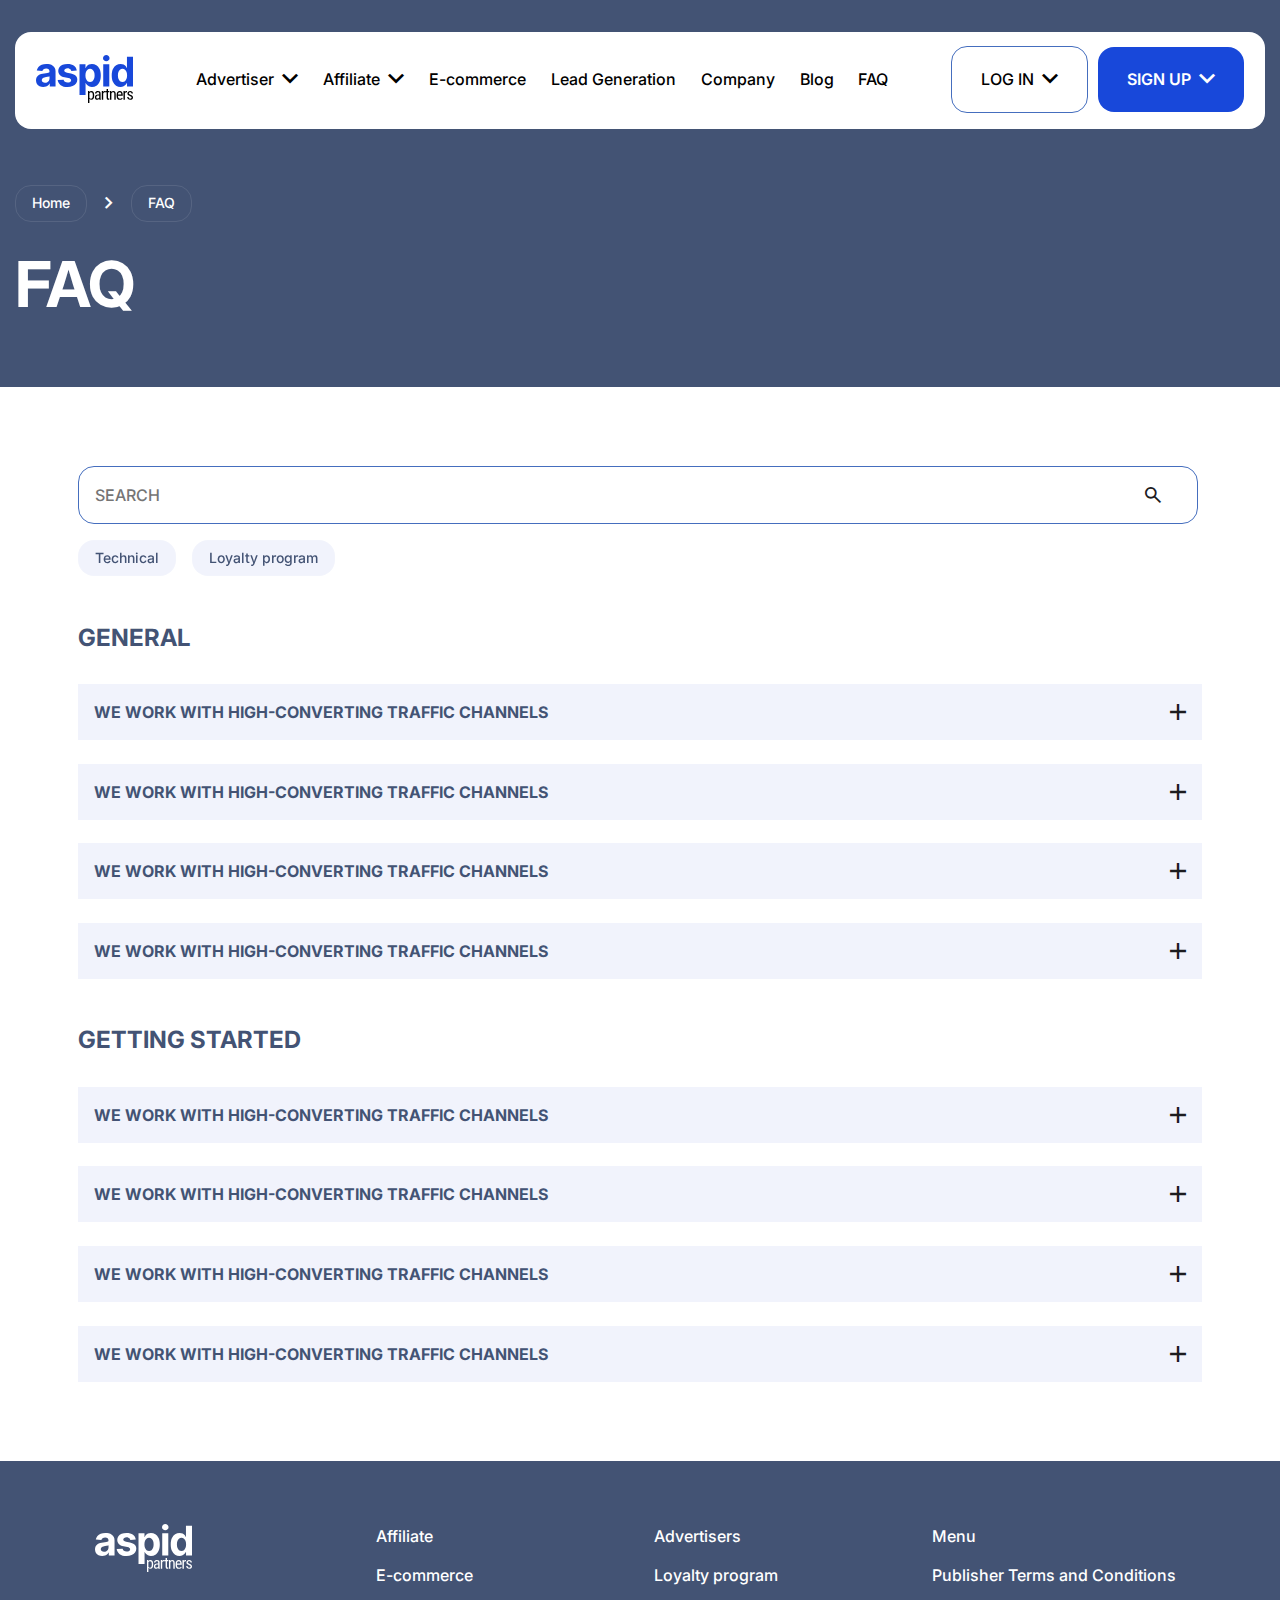
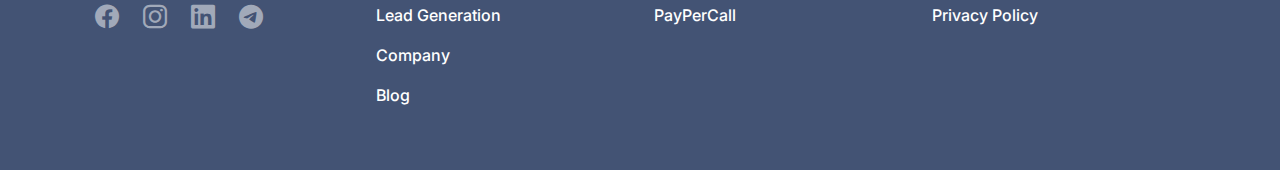
<file: aspidpartners/faq.html>
<!DOCTYPE html>
<html lang="en">

<head>
	<title>Faq</title>
	<meta charset="UTF-8">
	<meta name="format-detection" content="telephone=no">
	<!-- <style>body{opacity: 0;}</style> -->
	<link rel="stylesheet" href="css/style.min.css?_v=20250402171121">
	<link rel="shortcut icon" href="favicon.ico">
	<!-- <meta name="robots" content="noindex, nofollow"> -->
	<meta name="viewport" content="width=device-width, initial-scale=1.0">
</head>

<body>
	<div class="wrapper">
		<header class="header">
			<div class="header__container">
				<a href="home.html" class="header__logo"><img src="img/logo.svg" alt="logo"></a>
				<div class="header__menu menu">
					<button type="button" class="menu__icon icon-menu"><span></span></button>
					<nav class="menu__body">
						<ul data-spollers="768,max" class="menu__list">
							<li class="menu__item">
								<a href="../advertiser.html" data-spoller class="menu__link menu__arrow _icon-arrow-down">Advertiser</a>
								<div class="menu__sub-menu sub-menu">
									<ul class="sub-menu__list">
										<li class="sub-menu__item">
											<a class="sub-menu__link" href="../advertiser.html">Advertiser</a>
										</li>
									</ul>
								</div>
							</li>
							<li class="menu__item">
								<a href="../affiliate.html" data-spoller class="menu__link _icon-arrow-down">Affiliate</a>
								<div class="menu__sub-menu sub-menu">
									<ul class="sub-menu__list">
										<li class="sub-menu__item">
											<a class="sub-menu__link" href="#">PayPerCall</a>
										</li>
									</ul>
								</div>
							</li>
							<li class="menu__item">
								<a href="../e-commerce.html" class="menu__link">E-commerce</a>
							</li>
							<li class="menu__item">
								<a href="../lead-generation.html" class="menu__link">Lead Generation</a>
							</li>
							<li class="menu__item">
								<a href="../company.html" class="menu__link">Company</a>
							</li>
							<li class="menu__item">
								<a href="../blog.html" class="menu__link">Blog</a>
							</li>
							<li class="menu__item">
								<a href="../faq.html" class="menu__link">FAQ</a>
							</li>
						</ul>
					</nav>
				</div>
				<div data-spollers="768,max" data-da=".menu__body, 767.98" class="header__actions actions-header">
					<div class="actions-header__item">
						<a href="../login.html" data-spoller class="actions-header__button button button--login">Log In</a>
						<div class="actions-header__sub-menu actions-header__sub-menu--login sub-menu sub-menu--login">
							<ul class="sub-menu__list">
								<li class="sub-menu__item">
									<a class="sub-menu__link" href="#">CPA Network</a>
								</li>
								<li class="sub-menu__item">
									<a class="sub-menu__link" href="../affiliate.html">Affiliate</a>
								</li>
								<li class="sub-menu__item">
									<a class="sub-menu__link" href="../advertiser.html">Advertiser</a>
								</li>
							</ul>
						</div>
					</div>
					<div class="actions-header__item">
						<a href="../login.html" data-spoller class="actions-header__button button button--sign-up">Sign Up</a>
						<div class="actions-header__sub-menu sub-menu">
							<ul class="sub-menu__list">
								<li class="sub-menu__item">
									<a class="sub-menu__link" href="#">Advertiser/Agency</a>
								</li>
								<li class="sub-menu__item">
									<a class="sub-menu__link" href="#">Affiliate/Publisher</a>
								</li>
							</ul>
						</div>
					</div>
				</div>
			</div>
		</header>
		<main class="page">
			<section class="page__breadcrumb breadcrumb">
				<div class="breadcrumb__container">
					<div class="breadcrumb__menu menu-breadcrumb">
						<nav class="menu-breadcrumb__body">
							<ul class="menu-breadcrumb__list">
								<li class="menu-breadcrumb__item">
									<a href="home.html" class="menu-breadcrumb__link">Home</a>
								</li>
								<li class="menu-breadcrumb__item">
									<a href="faq.html" class="menu-breadcrumb__link active">FAQ</a>
								</li>
							</ul>
						</nav>
					</div>
					<h1 class="breadcrumb__title breadcrumb__title--big">FAQ</h1>
				</div>
			</section>
			<section class="page__questions questions">
				<div class="questions__container">
					<div class="questions__column">
						<div class="questions__search search-questions">
							<button type="button" class="search-questions__icon _icon-search"></button>
							<form action="#" class="search-questions__item">
								<button type="submit" class="search-questions__button _icon-search"></button>
								<input autocomplete="off" type="text" name="form[]" placeholder="Search" class="search-questions__input">
							</form>
						</div>
						<div class="questions__labels labels-questions">
							<a href="#" class="labels-questions__label">Technical</a>
							<a href="#" class="labels-questions__label">Loyalty program</a>
						</div>
					</div>
					<div class="questions__column">
						<div class="questions__items items-questions">
							<h2 class="items-questions__title">General</h2>
							<div data-spollers class="items-questions__spollers spollers-questions">
								<details class="spollers-questions__item">
									<summary class="spollers-questions__title">We work with high-converting traffic channels</summary>
									<div class="spollers-questions__body">
										<div class="spollers-questions__text">
											Our company was founded <span>7 years ago</span> by professionals with experience in major corporations like Google and Meta. From the start, we focused on delivering measurable business results in digital marketing.
										</div>
									</div>
								</details>
								<details class="spollers-questions__item">
									<summary class="spollers-questions__title">We work with high-converting traffic channels</summary>
									<div class="spollers-questions__body">
										<div class="spollers-questions__text">
											Our company was founded <span>7 years ago</span> by professionals with experience in major corporations like Google and Meta. From the start, we focused on delivering measurable business results in digital marketing.
										</div>
									</div>
								</details>
								<details class="spollers-questions__item">
									<summary class="spollers-questions__title">We work with high-converting traffic channels</summary>
									<div class="spollers-questions__body">
										<div class="spollers-questions__text">
											Our company was founded <span>7 years ago</span> by professionals with experience in major corporations like Google and Meta. From the start, we focused on delivering measurable business results in digital marketing.
										</div>
									</div>
								</details>
								<details class="spollers-questions__item">
									<summary class="spollers-questions__title">We work with high-converting traffic channels</summary>
									<div class="spollers-questions__body">
										<div class="spollers-questions__text">
											Our company was founded <span>7 years ago</span> by professionals with experience in major corporations like Google and Meta. From the start, we focused on delivering measurable business results in digital marketing.
										</div>
									</div>
								</details>
							</div>
						</div>
					</div>
					<div class="questions__column">
						<div class="questions__items items-questions">
							<h2 class="items-questions__title">Getting Started</h2>
							<div data-spollers class="items-questions__spollers spollers-questions">
								<details class="spollers-questions__item">
									<summary class="spollers-questions__title">We work with high-converting traffic channels</summary>
									<div class="spollers-questions__body">
										<div class="spollers-questions__text">
											Our company was founded <span>7 years ago</span> by professionals with experience in major corporations like Google and Meta. From the start, we focused on delivering measurable business results in digital marketing.
										</div>
									</div>
								</details>
								<details class="spollers-questions__item">
									<summary class="spollers-questions__title">We work with high-converting traffic channels</summary>
									<div class="spollers-questions__body">
										<div class="spollers-questions__text">
											Our company was founded <span>7 years ago</span> by professionals with experience in major corporations like Google and Meta. From the start, we focused on delivering measurable business results in digital marketing.
										</div>
									</div>
								</details>
								<details class="spollers-questions__item">
									<summary class="spollers-questions__title">We work with high-converting traffic channels</summary>
									<div class="spollers-questions__body">
										<div class="spollers-questions__text">
											Our company was founded <span>7 years ago</span> by professionals with experience in major corporations like Google and Meta. From the start, we focused on delivering measurable business results in digital marketing.
										</div>
									</div>
								</details>
								<details class="spollers-questions__item">
									<summary class="spollers-questions__title">We work with high-converting traffic channels</summary>
									<div class="spollers-questions__body">
										<div class="spollers-questions__text">
											Our company was founded <span>7 years ago</span> by professionals with experience in major corporations like Google and Meta. From the start, we focused on delivering measurable business results in digital marketing.
										</div>
									</div>
								</details>
							</div>
						</div>
					</div>
				</div>
			</section>
		</main>
		<footer class="footer">
			<div class="footer__container">
				<div class="footer__content">
					<a href="home.html" class="footer__logo"><img src="img/logo-footer.svg" alt="logo"></a>
					<div class="footer__social social-footer">
						<div class="social-footer__item">
							<a href="#" class="social-footer__link _icon-facebook"></a>
						</div>
						<div class="social-footer__item">
							<a href="#" class="social-footer__link _icon-instagram"></a>
						</div>
						<div class="social-footer__item">
							<a href="#" class="social-footer__link _icon-linkedin"></a>
						</div>
						<div class="social-footer__item">
							<a href="#" class="social-footer__link _icon-telegram"></a>
						</div>
					</div>
				</div>
				<div data-spollers="768, max" class="footer__spollers spollers-footer">
					<details class="spollers-footer__items">
						<summary class="spollers-footer__title">Affiliate</summary>
						<div class="spollers-footer__body">
							<ul class="spollers-footer__list">
								<li class="spollers-footer__item">
									<a href="../e-commerce.html" class="spollers-footer__link">E-commerce</a>
								</li>
								<li class="spollers-footer__item">
									<a href="../lead-generation.html" class="spollers-footer__link">Lead Generation</a>
								</li>
								<li class="spollers-footer__item">
									<a href="../company.html" class="spollers-footer__link">Company</a>
								</li>
								<li class="spollers-footer__item">
									<a href="../blog.html" class="spollers-footer__link">Blog</a>
								</li>
							</ul>
						</div>
					</details>
					<details class="spollers-footer__items">
						<summary class="spollers-footer__title">Advertisers</summary>
						<div class="spollers-footer__body">
							<ul class="spollers-footer__list">
								<li class="spollers-footer__item">
									<a href="#" class="spollers-footer__link">Loyalty program</a>
								</li>
								<li class="spollers-footer__item">
									<a href="#" class="spollers-footer__link">PayPerCall</a>
								</li>
							</ul>
						</div>
					</details>
					<details class="spollers-footer__items">
						<summary class="spollers-footer__title">Menu</summary>
						<div class="spollers-footer__body">
							<ul class="spollers-footer__list">
								<li class="spollers-footer__item">
									<a href="#" class="spollers-footer__link">Publisher Terms and Conditions</a>
								</li>
								<li class="spollers-footer__item">
									<a href="#" class="spollers-footer__link">Privacy Policy</a>
								</li>
							</ul>
						</div>
					</details>
				</div>
			</div>
		</footer>
	</div>
	<script src="js/app.min.js?_v=20250402171121"></script>
</body>

</html>
</file>
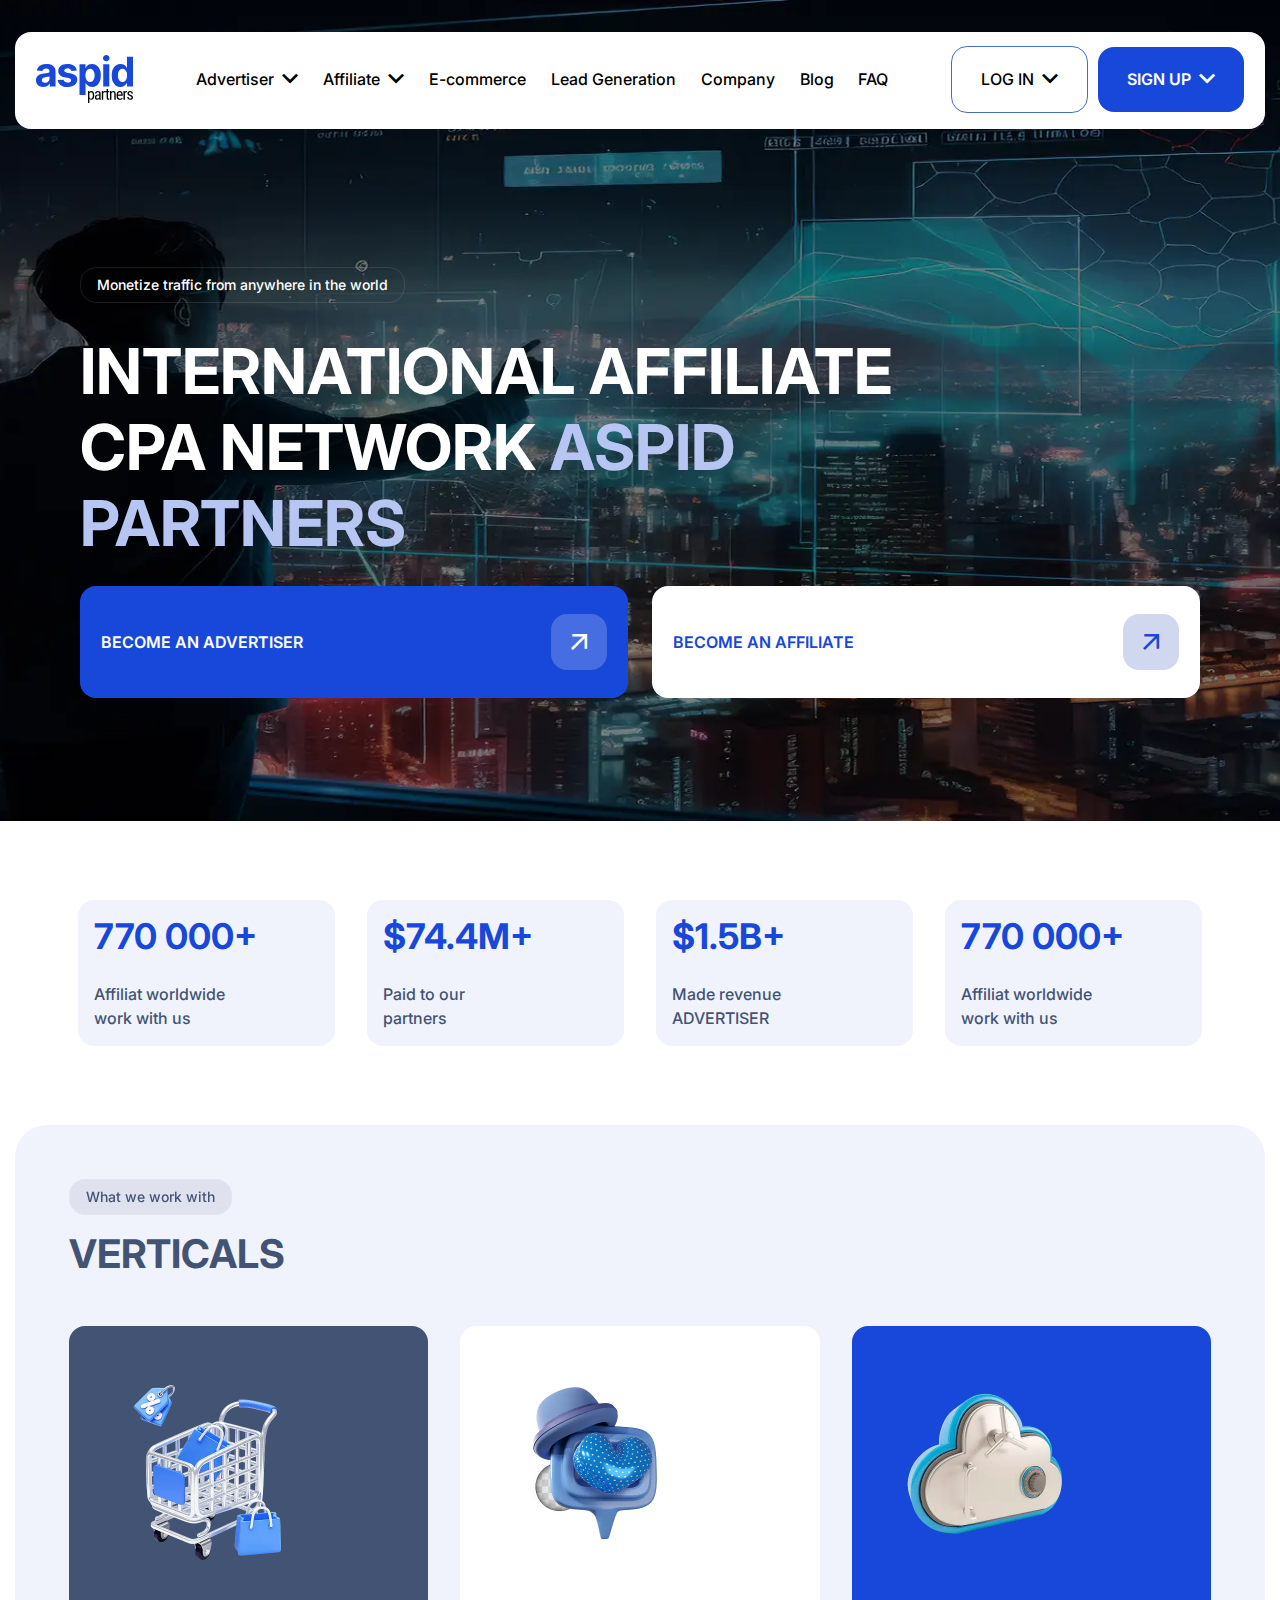
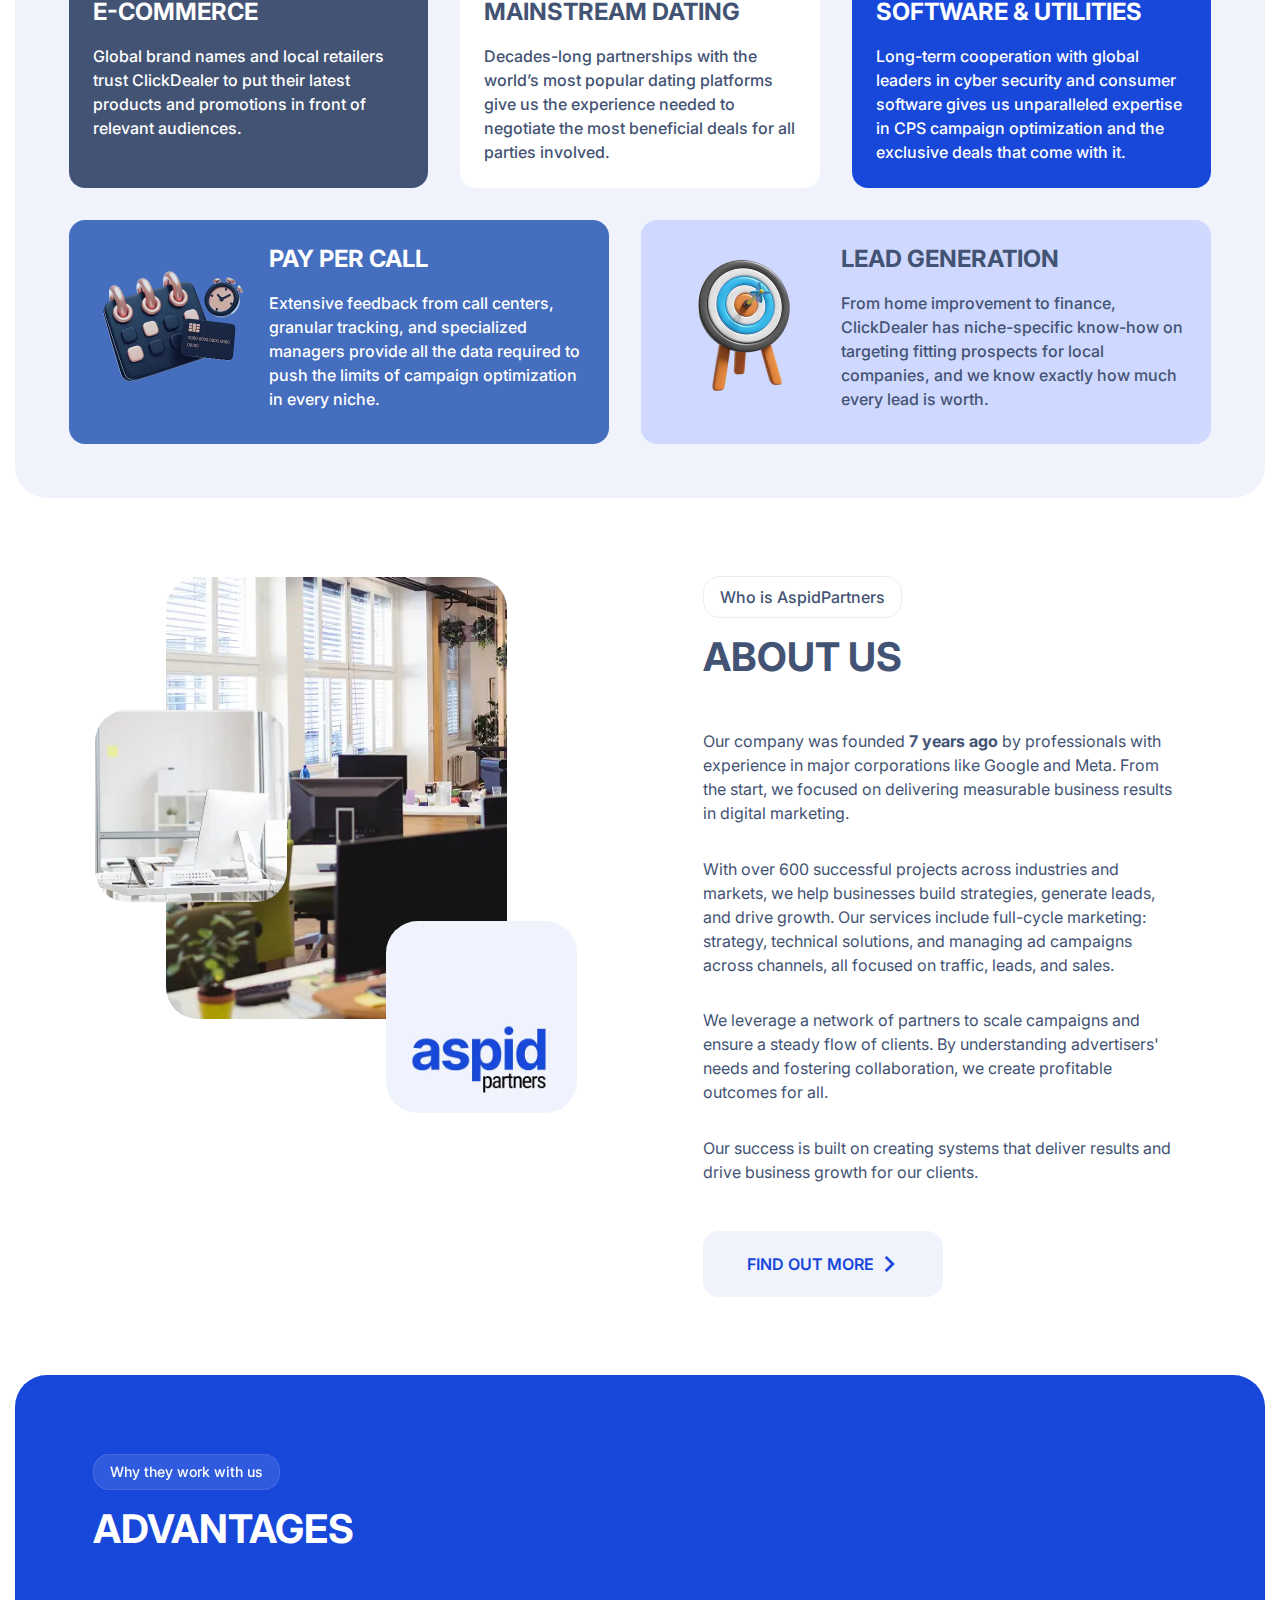
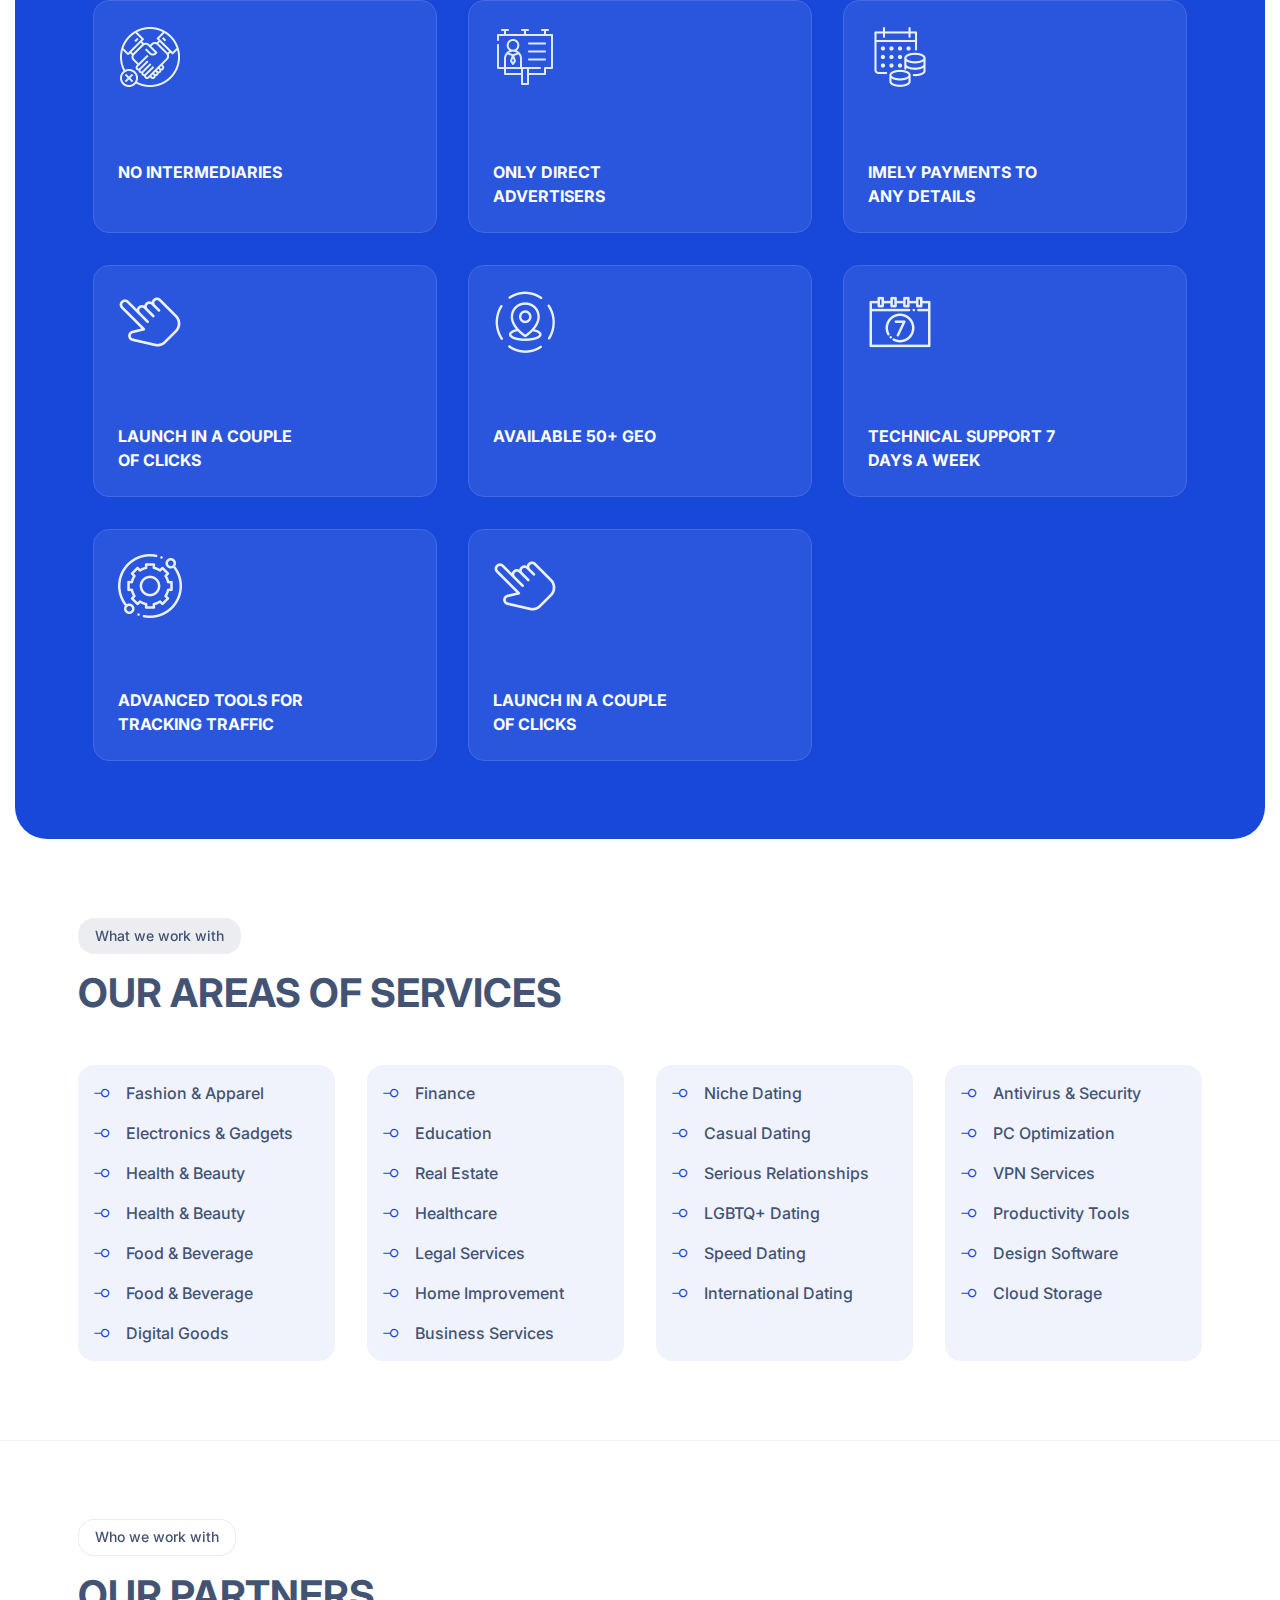
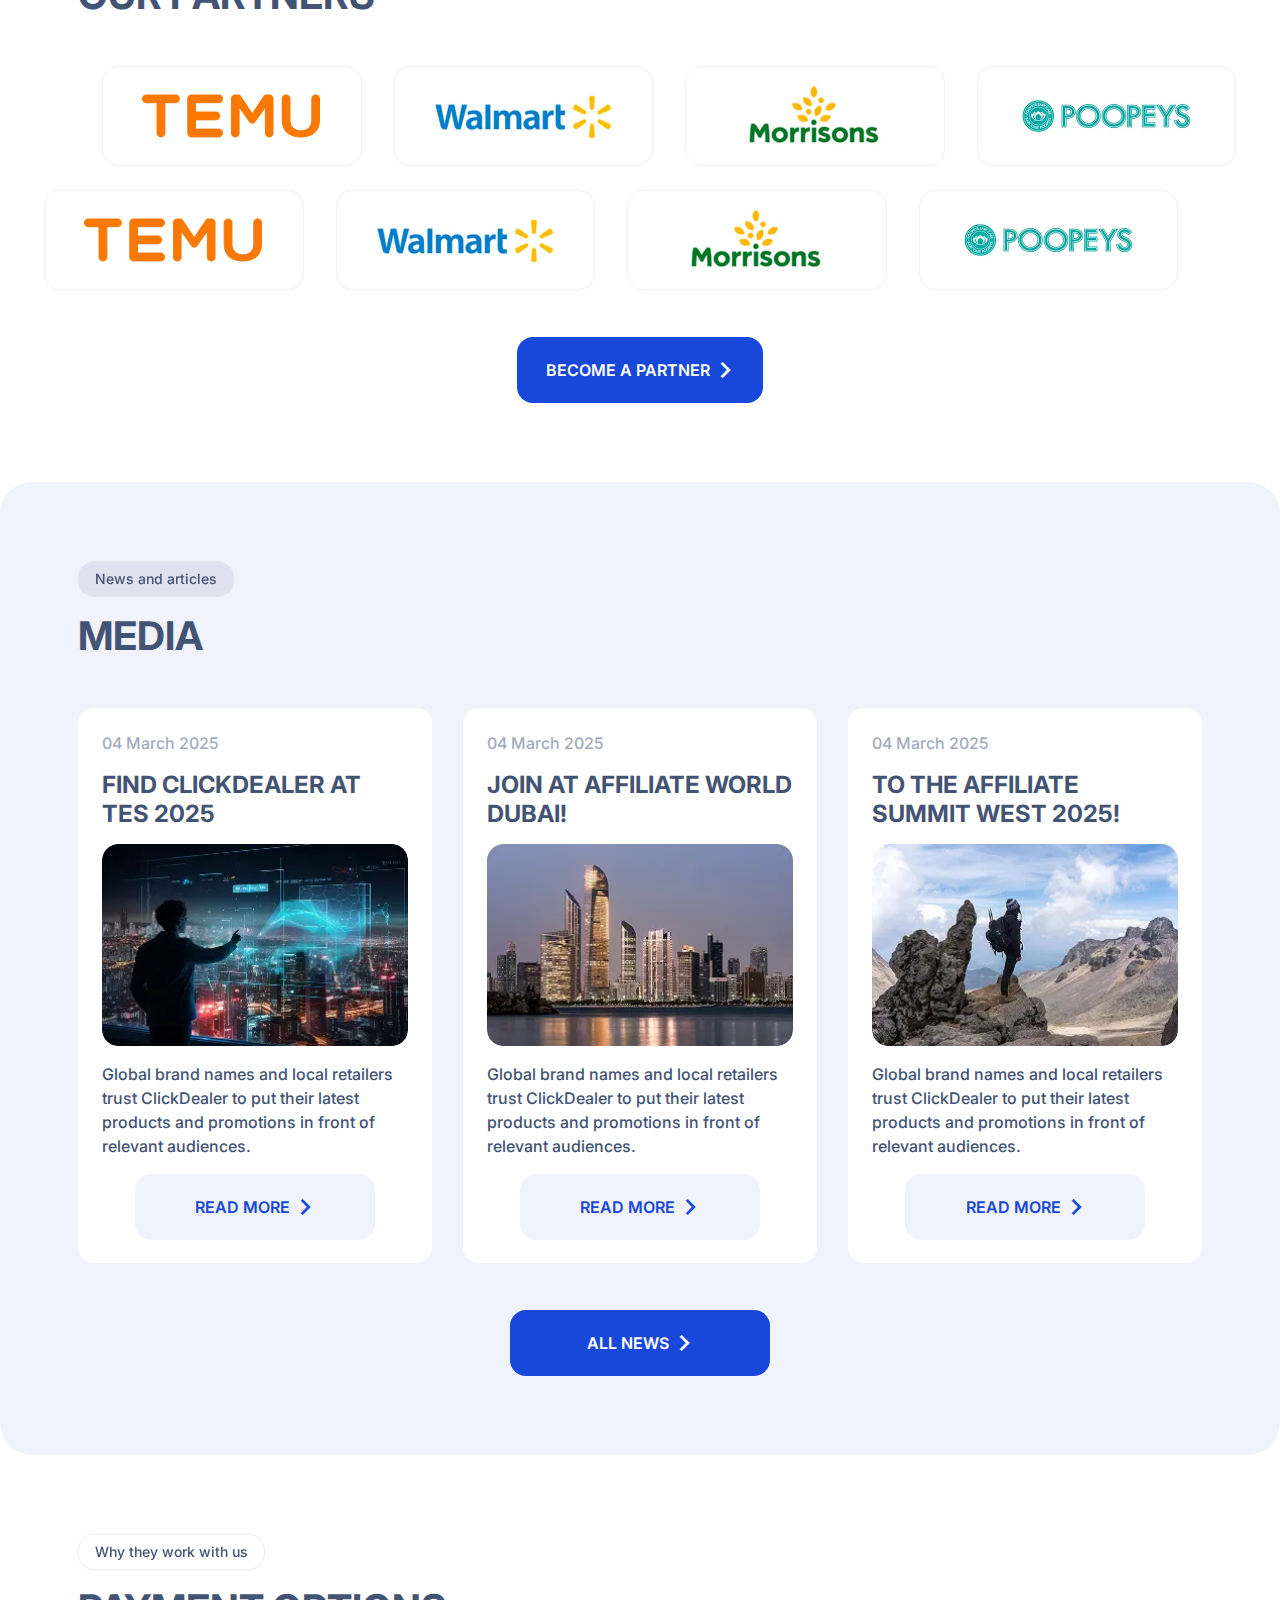
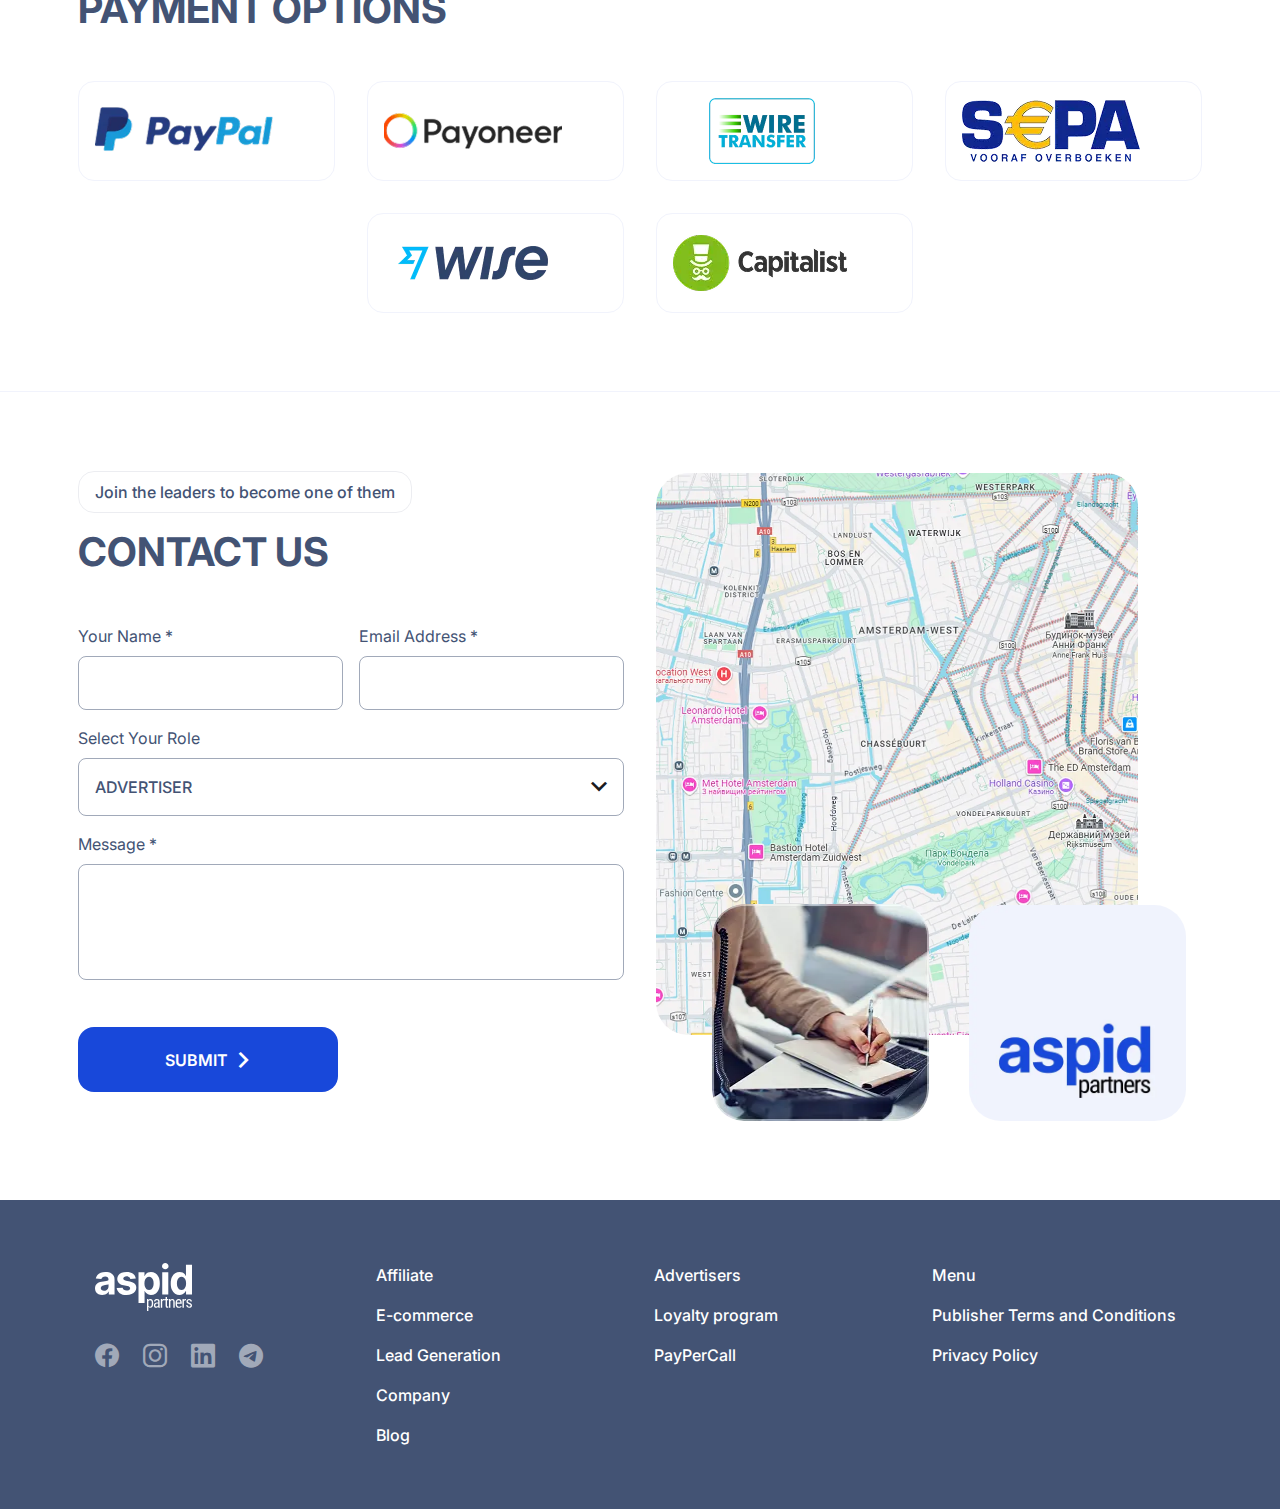
<file: aspidpartners/home.html>
<!DOCTYPE html>
<html lang="en">

<head>
	<title>Home</title>
	<meta charset="UTF-8">
	<meta name="format-detection" content="telephone=no">
	<!-- <style>body{opacity: 0;}</style> -->
	<link rel="stylesheet" href="css/style.min.css?_v=20250402171121">
	<link rel="shortcut icon" href="favicon.ico">
	<!-- <meta name="robots" content="noindex, nofollow"> -->
	<meta name="viewport" content="width=device-width, initial-scale=1.0">
</head>

<body>
	<div class="wrapper">
		<header class="header">
			<div class="header__container">
				<a href="home.html" class="header__logo"><img src="img/logo.svg" alt="logo"></a>
				<div class="header__menu menu">
					<button type="button" class="menu__icon icon-menu"><span></span></button>
					<nav class="menu__body">
						<ul data-spollers="768,max" class="menu__list">
							<li class="menu__item">
								<a href="../advertiser.html" data-spoller class="menu__link menu__arrow _icon-arrow-down">Advertiser</a>
								<div class="menu__sub-menu sub-menu">
									<ul class="sub-menu__list">
										<li class="sub-menu__item">
											<a class="sub-menu__link" href="../advertiser.html">Advertiser</a>
										</li>
									</ul>
								</div>
							</li>
							<li class="menu__item">
								<a href="../affiliate.html" data-spoller class="menu__link _icon-arrow-down">Affiliate</a>
								<div class="menu__sub-menu sub-menu">
									<ul class="sub-menu__list">
										<li class="sub-menu__item">
											<a class="sub-menu__link" href="#">PayPerCall</a>
										</li>
									</ul>
								</div>
							</li>
							<li class="menu__item">
								<a href="../e-commerce.html" class="menu__link">E-commerce</a>
							</li>
							<li class="menu__item">
								<a href="../lead-generation.html" class="menu__link">Lead Generation</a>
							</li>
							<li class="menu__item">
								<a href="../company.html" class="menu__link">Company</a>
							</li>
							<li class="menu__item">
								<a href="../blog.html" class="menu__link">Blog</a>
							</li>
							<li class="menu__item">
								<a href="../faq.html" class="menu__link">FAQ</a>
							</li>
						</ul>
					</nav>
				</div>
				<div data-spollers="768,max" data-da=".menu__body, 767.98" class="header__actions actions-header">
					<div class="actions-header__item">
						<a href="../login.html" data-spoller class="actions-header__button button button--login">Log In</a>
						<div class="actions-header__sub-menu actions-header__sub-menu--login sub-menu sub-menu--login">
							<ul class="sub-menu__list">
								<li class="sub-menu__item">
									<a class="sub-menu__link" href="#">CPA Network</a>
								</li>
								<li class="sub-menu__item">
									<a class="sub-menu__link" href="../affiliate.html">Affiliate</a>
								</li>
								<li class="sub-menu__item">
									<a class="sub-menu__link" href="../advertiser.html">Advertiser</a>
								</li>
							</ul>
						</div>
					</div>
					<div class="actions-header__item">
						<a href="../login.html" data-spoller class="actions-header__button button button--sign-up">Sign Up</a>
						<div class="actions-header__sub-menu sub-menu">
							<ul class="sub-menu__list">
								<li class="sub-menu__item">
									<a class="sub-menu__link" href="#">Advertiser/Agency</a>
								</li>
								<li class="sub-menu__item">
									<a class="sub-menu__link" href="#">Affiliate/Publisher</a>
								</li>
							</ul>
						</div>
					</div>
				</div>
			</div>
		</header>
		<main class="page">
			<section class="page__hero hero">
				<img class="hero__image ibg" src="img/home/hero/bg.webp" alt="Image">
				<div class="hero__container">
					<div class="hero__section-block section-block section-block--hero">
						<div class="section-block__breadcrumb breadcrumb-section-block">
							<div class="breadcrumb-section-block__menu menu-breadcrumb">
								<nav class="menu-breadcrumb__body">
									<ul class="menu-breadcrumb__list">
										<li class="menu-breadcrumb__item">
											<a href="#" class="menu-breadcrumb__link active">Monetize traffic from anywhere in the world</a>
										</li>
									</ul>
								</nav>
							</div>
						</div>
						<h1 class="section-block__title section-block__title--big">International affiliate CPA network <span>Aspid Partners</span></h1>
						<div class="section-block__actions actions-section-block">
							<a href="#" data-popup="#popup" class="actions-section-block__button button button--hero">BECOME AN ADVERTISER</a>
							<a href="#" class="actions-section-block__button button button--hero-white">BECOME AN AFFILIATE</a>
						</div>
					</div>
				</div>
			</section>
			<div class="page__counters counters">
				<div class="counters__container">
					<div class="counters__items items-counters">
						<div class="items-counters__value">770 000+</div>
						<div class="items-counters__description">Affiliat worldwide work with us</div>
					</div>
					<div class="counters__items items-counters">
						<div class="items-counters__value">$74.4M+</div>
						<div class="items-counters__description">Paid to our partners</div>
					</div>
					<div class="counters__items items-counters">
						<div class="items-counters__value">$1.5B+</div>
						<div class="items-counters__description">Made revenue ADVERTISER</div>
					</div>
					<div class="counters__items items-counters">
						<div class="items-counters__value">770 000+</div>
						<div class="items-counters__description">Affiliat worldwide work with us</div>
					</div>
				</div>
			</div>
			<section class="page__verticals verticals">
				<div class="verticals__container">
					<div class="verticals__body">
						<div class="verticals__top-block top-block">
							<div class="top-block__labels labels">
								<div class="top-block__label label label--color">What we work with</div>
							</div>
							<h2 class="top-block__title top-block__title--color">Verticals</h2>
						</div>
						<div class="verticals__column column-verticals">
							<div class="column-verticals__items">
								<article class="column-verticals__card card-verticals card-verticals--main e-commerce">
									<img class="card-verticals__image ibg" src="img/home/verticals/e-commerce.webp" alt="Image">
									<div class="card-verticals__content">
										<h4 class="card-verticals__title">E-commerce</h4>
										<div class="card-verticals__text">
											Global brand names and local retailers trust ClickDealer to put their latest products and promotions in front of relevant audiences.
										</div>
									</div>
								</article>
								<article class="column-verticals__card card-verticals card-verticals--white mainstream-dating">
									<img class="card-verticals__image ibg" src="img/home/verticals/dating.webp" alt="Image">
									<div class="card-verticals__content">
										<h4 class="card-verticals__title">Mainstream Dating</h4>
										<div class="card-verticals__text">
											Decades-long partnerships with the world’s most popular dating platforms give us the experience needed to negotiate the most beneficial deals for all parties involved.
										</div>
									</div>
								</article>
								<article class="column-verticals__card card-verticals card-verticals--blue software-utilities">
									<img class="card-verticals__image ibg" src="img/home/verticals/software.webp" alt="Image">
									<div class="card-verticals__content">
										<h4 class="card-verticals__title">Software & Utilities</h4>
										<div class="card-verticals__text">
											Long-term cooperation with global leaders in cyber security and consumer software gives us unparalleled expertise in CPS campaign optimization and the exclusive deals that come with it.
										</div>
									</div>
								</article>
							</div>
							<div class="column-verticals__items column-verticals__items--row">
								<article class="column-verticals__card card-verticals card-verticals--color pay-per-call">
									<img class="card-verticals__image ibg" src="img/home/verticals/per-call.webp" alt="Image">
									<div class="card-verticals__content">
										<h4 class="card-verticals__title">Pay Per Call</h4>
										<div class="card-verticals__text">
											Extensive feedback from call centers, granular tracking, and specialized managers provide all the data required to push the limits of campaign optimization in every niche.
										</div>
									</div>
								</article>
								<article class="column-verticals__card card-verticals card-verticals--light lead-generation">
									<img class="card-verticals__image ibg" src="img/home/verticals/lead-generation.webp" alt="Image">
									<div class="card-verticals__content">
										<h4 class="card-verticals__title">Lead Generation</h4>
										<div class="card-verticals__text">
											From home improvement to finance, ClickDealer has niche-specific know-how on targeting fitting prospects for local companies, and we know exactly how much every lead is worth.
										</div>
									</div>
								</article>
							</div>
							<!-- <article class="column-verticals__card card-verticals card-verticals--main e-commerce">
									<img class="card-verticals__image ibg" src="img/home/verticals/e-commerce.webp" alt="Image">
									<h4 class="card-verticals__title">E-commerce</h4>
									<div class="card-verticals__text">
										Global brand names and local retailers trust ClickDealer to put their latest products and promotions in front of relevant audiences.
									</div>
								</article>
								<article class="column-verticals__card card-verticals card-verticals--white mainstream-dating">
									<img class="card-verticals__image ibg" src="img/home/verticals/dating.webp" alt="Image">
									<h4 class="card-verticals__title">Mainstream Dating</h4>
									<div class="card-verticals__text">
										Decades-long partnerships with the world’s most popular dating platforms give us the experience needed to negotiate the most beneficial deals for all parties involved.
									</div>
								</article>
								<article class="column-verticals__card card-verticals card-verticals--blue software-utilities">
									<img class="card-verticals__image ibg" src="img/home/verticals/software.webp" alt="Image">
									<h4 class="card-verticals__title">Software & Utilities</h4>
									<div class="card-verticals__text">
										Long-term cooperation with global leaders in cyber security and consumer software gives us unparalleled expertise in CPS campaign optimization and the exclusive deals that come with it.
									</div>
								</article>
								<article class="column-verticals__card card-verticals card-verticals--color pay-per-call">
									<img class="card-verticals__image ibg" src="img/home/verticals/per-call.webp" alt="Image">
									<div class="card-verticals__content">
										<h4 class="card-verticals__title">Pay Per Call</h4>
										<div class="card-verticals__text">
											Extensive feedback from call centers, granular tracking, and specialized managers provide all the data required to push the limits of campaign optimization in every niche.
										</div>
									</div>
								</article>
								<article class="column-verticals__card card-verticals card-verticals--light lead-generation">
									<img class="card-verticals__image ibg" src="img/home/verticals/lead-generation.webp" alt="Image">
									<div class="card-verticals__content">
										<h4 class="card-verticals__title">Lead Generation</h4>
										<div class="card-verticals__text">
											From home improvement to finance, ClickDealer has niche-specific know-how on targeting fitting prospects for local companies, and we know exactly how much every lead is worth.
										</div>
									</div>
								</article> -->
						</div>
					</div>
				</div>
			</section>
			<section class="page__about-us about-us">
				<div class="about-us__container">
					<div class="about-us__images images-about-us">
						<img class="images-about-us__item ibg" src="img/home/about/workplace-office.webp" alt="Image">
						<img class="images-about-us__item ibg" src="img/home/about/empty-office-big.webp" alt="Image">
						<img class="images-about-us__item ibg" src="img/home/about/logo.webp" alt="Image">
					</div>
					<div class="about-us__content">
						<div class="about-us__top-section top-section">
							<div class="top-section__labels labels">
								<div class="labels__label label label--about">Who is AspidPartners</div>
							</div>
							<h2 class="top-section__title">About Us</h2>
						</div>
						<div class="about-us__text">
							<p>
								Our company was founded <span>7 years ago</span> by professionals with experience in major corporations like Google and Meta. From the start, we focused on delivering measurable business results in digital marketing.
							</p>
							<p>
								With over 600 successful projects across industries and markets, we help businesses build strategies, generate leads, and drive growth. Our services include full-cycle marketing: strategy, technical solutions, and managing ad campaigns across channels, all focused on traffic, leads, and sales.
							</p>
							<p>
								We leverage a network of partners to scale campaigns and ensure a steady flow of clients. By understanding advertisers' needs and fostering collaboration, we create profitable outcomes for all.
							</p>
							<p>
								Our success is built on creating systems that deliver results and drive business growth for our clients.
							</p>
						</div>
						<div class="about-us__actions actions-about-us">
							<a href="company.html" class="actions-about-us__button button button--blog">Find out more</a>
						</div>
					</div>
				</div>
			</section>
			<section class="page__advantages-work advantages-work">
				<div class="advantages-work__container">
					<div class="advantages-work__body">
						<div class="advantages-work__section-top top-block">
							<div class="top-block__labels labels">
								<div class="labels__label label label--active">Why they work with us</div>
							</div>
							<h2 class="top-block__title">Advantages</h2>
						</div>
						<div class="advantages-work__column">
							<div class="advantages-work__card card-advantages-work">
								<div class="card-advantages-work__item">
									<div class="card-advantages-work__icon">
										<img src="img/home/advantages/01.webp" alt="Image">
									</div>
									<div class="card-advantages-work__text">No intermediaries</div>
								</div>
							</div>
							<div class="advantages-work__card card-advantages-work">
								<div class="card-advantages-work__item">
									<div class="card-advantages-work__icon">
										<img src="img/home/advantages/02.webp" alt="Image">
									</div>
									<div class="card-advantages-work__text">Only direct advertisers</div>
								</div>
							</div>
							<div class="advantages-work__card card-advantages-work">
								<div class="card-advantages-work__item">
									<div class="card-advantages-work__icon">
										<img src="img/home/advantages/03.webp" alt="Image">
									</div>
									<div class="card-advantages-work__text">imely payments to any details</div>
								</div>
							</div>
							<div class="advantages-work__card card-advantages-work">
								<div class="card-advantages-work__item">
									<div class="card-advantages-work__icon">
										<img src="img/home/advantages/04.webp" alt="Image">
									</div>
									<div class="card-advantages-work__text">Launch in a couple of clicks</div>
								</div>
							</div>
							<div class="advantages-work__card card-advantages-work">
								<div class="card-advantages-work__item">
									<div class="card-advantages-work__icon">
										<img src="img/home/advantages/05.webp" alt="Image">
									</div>
									<div class="card-advantages-work__text">Available 50+ geo</div>
								</div>
							</div>
							<div class="advantages-work__card card-advantages-work">
								<div class="card-advantages-work__item">
									<div class="card-advantages-work__icon">
										<img src="img/home/advantages/06.webp" alt="Image">
									</div>
									<div class="card-advantages-work__text">Technical support 7 days a week</div>
								</div>
							</div>
							<div class="advantages-work__card card-advantages-work">
								<div class="card-advantages-work__item">
									<div class="card-advantages-work__icon">
										<img src="img/home/advantages/07.webp" alt="Image">
									</div>
									<div class="card-advantages-work__text">advanced tools for tracking traffic</div>
								</div>
							</div>
							<div class="advantages-work__card card-advantages-work">
								<div class="card-advantages-work__item">
									<div class="card-advantages-work__icon">
										<img src="img/home/advantages/08.webp" alt="Image">
									</div>
									<div class="card-advantages-work__text">Launch in a couple of clicks</div>
								</div>
							</div>

						</div>
					</div>
				</div>
			</section>
			<section class="page__services services">
				<div class="services__container">
					<div class="services__top-block top-block">
						<div class="top-block__labels labels">
							<div class="top-block__label label label--color">What we work with</div>
						</div>
						<h2 class="top-block__title top-block__title--color">Our areas of services</h2>
					</div>
					<div class="services__items">
						<div class="services__column column-services">
							<div class="column-services__item">Fashion & Apparel</div>
							<div class="column-services__item">Electronics & Gadgets</div>
							<div class="column-services__item">Health & Beauty</div>
							<div class="column-services__item">Health & Beauty</div>
							<div class="column-services__item">Food & Beverage</div>
							<div class="column-services__item">Food & Beverage</div>
							<div class="column-services__item">Digital Goods</div>
						</div>
						<div class="services__column column-services">
							<div class="column-services__item">Finance</div>
							<div class="column-services__item">Education</div>
							<div class="column-services__item">Real Estate</div>
							<div class="column-services__item">Healthcare</div>
							<div class="column-services__item">Legal Services</div>
							<div class="column-services__item">Home Improvement</div>
							<div class="column-services__item">Business Services</div>
						</div>
						<div class="services__column column-services">
							<div class="column-services__item">Niche Dating</div>
							<div class="column-services__item">Casual Dating</div>
							<div class="column-services__item">Serious Relationships</div>
							<div class="column-services__item">LGBTQ+ Dating</div>
							<div class="column-services__item">Speed Dating</div>
							<div class="column-services__item">International Dating</div>
						</div>
						<div class="services__column column-services">
							<div class="column-services__item">Antivirus & Security</div>
							<div class="column-services__item">PC Optimization</div>
							<div class="column-services__item">VPN Services</div>
							<div class="column-services__item">Productivity Tools</div>
							<div class="column-services__item">Design Software</div>
							<div class="column-services__item">Cloud Storage</div>
						</div>
					</div>
				</div>
			</section>
			<section class="page__partners partners">
				<div class="partners__container">
					<div class="partners__section-top top-section">
						<div class="top-section__labels labels">
							<div class="labels__label label label--work">Who we work with</div>
						</div>
						<h2 class="top-section__title">Our partners</h2>
					</div>
				</div>
				<div class="partners__body">
					<!-- Оболонка слайдера -->
					<div class="partners__slider swiper">
						<!-- Частина слайдера, що рухається -->
						<div class="partners__wrapper swiper-wrapper">
							<!-- Слайд -->
							<div class="partners__slide swiper-slide">
								<div class="partners__image">
									<img src="img/home/partners/temu.webp" alt="Image">
								</div>
							</div>
							<div class="partners__slide swiper-slide">
								<div class="partners__image">
									<img src="img/home/partners/walmart.webp" alt="Image">
								</div>
							</div>
							<div class="partners__slide swiper-slide">
								<div class="partners__image">
									<img src="img/home/partners/morrisons.webp" alt="Image">
								</div>
							</div>
							<div class="partners__slide swiper-slide">
								<div class="partners__image">
									<img src="img/home/partners/poopeys.webp" alt="Image">
								</div>
							</div>
							<div class="partners__slide swiper-slide">
								<div class="partners__image">
									<img src="img/home/partners/temu.webp" alt="Image">
								</div>
							</div>
							<div class="partners__slide swiper-slide">
								<div class="partners__image">
									<img src="img/home/partners/walmart.webp" alt="Image">
								</div>
							</div>
							<div class="partners__slide swiper-slide">
								<div class="partners__image">
									<img src="img/home/partners/temu.webp" alt="Image">
								</div>
							</div>
							<div class="partners__slide swiper-slide">
								<div class="partners__image">
									<img src="img/home/partners/walmart.webp" alt="Image">
								</div>
							</div>
							<div class="partners__slide swiper-slide">
								<div class="partners__image">
									<img src="img/home/partners/morrisons.webp" alt="Image">
								</div>
							</div>
							<div class="partners__slide swiper-slide">
								<div class="partners__image">
									<img src="img/home/partners/poopeys.webp" alt="Image">
								</div>
							</div>
							<div class="partners__slide swiper-slide">
								<div class="partners__image">
									<img src="img/home/partners/temu.webp" alt="Image">
								</div>
							</div>
							<div class="partners__slide swiper-slide">
								<div class="partners__image">
									<img src="img/home/partners/walmart.webp" alt="Image">
								</div>
							</div>
						</div>
						<!-- Якщо потрібна навігація (ліворуч/праворуч) -->
						<button type="button" class="swiper-button-prev"></button>
						<button type="button" class="swiper-button-next"></button>
					</div>
					<div class="partners__slider-1 swiper">
						<!-- Частина слайдера, що рухається -->
						<div class="partners__wrapper swiper-wrapper">
							<!-- Слайд -->
							<div class="partners__slide swiper-slide">
								<div class="partners__image">
									<img src="img/home/partners/temu.webp" alt="Image">
								</div>
							</div>
							<div class="partners__slide swiper-slide">
								<div class="partners__image">
									<img src="img/home/partners/walmart.webp" alt="Image">
								</div>
							</div>
							<div class="partners__slide swiper-slide">
								<div class="partners__image">
									<img src="img/home/partners/morrisons.webp" alt="Image">
								</div>
							</div>
							<div class="partners__slide swiper-slide">
								<div class="partners__image">
									<img src="img/home/partners/poopeys.webp" alt="Image">
								</div>
							</div>
							<div class="partners__slide swiper-slide">
								<div class="partners__image">
									<img src="img/home/partners/temu.webp" alt="Image">
								</div>
							</div>
							<div class="partners__slide swiper-slide">
								<div class="partners__image">
									<img src="img/home/partners/walmart.webp" alt="Image">
								</div>
							</div>
							<div class="partners__slide swiper-slide">
								<div class="partners__image">
									<img src="img/home/partners/temu.webp" alt="Image">
								</div>
							</div>
							<div class="partners__slide swiper-slide">
								<div class="partners__image">
									<img src="img/home/partners/walmart.webp" alt="Image">
								</div>
							</div>
							<div class="partners__slide swiper-slide">
								<div class="partners__image">
									<img src="img/home/partners/morrisons.webp" alt="Image">
								</div>
							</div>
							<div class="partners__slide swiper-slide">
								<div class="partners__image">
									<img src="img/home/partners/poopeys.webp" alt="Image">
								</div>
							</div>
							<div class="partners__slide swiper-slide">
								<div class="partners__image">
									<img src="img/home/partners/temu.webp" alt="Image">
								</div>
							</div>
							<div class="partners__slide swiper-slide">
								<div class="partners__image">
									<img src="img/home/partners/walmart.webp" alt="Image">
								</div>
							</div>
						</div>
						<!-- Якщо потрібна навігація (ліворуч/праворуч) -->
						<button type="button" class="swiper-button-prev"></button>
						<button type="button" class="swiper-button-next"></button>
					</div>
				</div>
				<div class="partners__actions actions-partners">
					<a href="registration.html" class="actions-partners__button button">Become a partner</a>
				</div>
			</section>
			<section class="page__news news">
				<div class="news__container">
					<div class="news__body">
						<div class="news__top-block top-block">
							<div class="top-block__labels labels">
								<div class="top-block__label label label--color">News and articles</div>
							</div>
							<h2 class="top-block__title top-block__title--color">Media</h2>
						</div>
						<div class="news__cards">
							<article class="news__card card-news">
								<div class="card-news__content">
									<div class="card-news__date">04 March 2025</div>
									<h4 class="card-news__title">
										<a href="#" class="card-news__link-title">Find ClickDealer at TES 2025</a>
									</h4>
									<a href="#" class="card-news__link">
										<img class="card-news__image ibg" src="img/home/media/01.webp" alt="Image">
									</a>
									<div class="card-news__text">
										Global brand names and local retailers trust ClickDealer to put their latest products and promotions in front of relevant audiences.
									</div>
								</div>
								<div class="card-news__actions">
									<a href="#" class="card-news__button button button--blog">Read more</a>
								</div>
							</article>
							<article class="news__card card-news">
								<div class="card-news__content">
									<div class="card-news__date">04 March 2025</div>
									<h4 class="card-news__title">
										<a href="#" class="card-news__link-title">Join at Affiliate World Dubai!</a>
									</h4>
									<a href="#" class="card-news__link">
										<img class="card-news__image ibg" src="img/home/media/02.webp" alt="Image">
									</a>
									<div class="card-news__text">
										Global brand names and local retailers trust ClickDealer to put their latest products and promotions in front of relevant audiences.
									</div>
								</div>
								<div class="card-news__actions">
									<a href="#" class="card-news__button button button--blog">Read more</a>
								</div>
							</article>
							<article class="news__card card-news">
								<div class="card-news__content">
									<div class="card-news__date">04 March 2025</div>
									<h4 class="card-news__title">
										<a href="#" class="card-news__link-title">to The Affiliate Summit West 2025!</a>
									</h4>
									<a href="#" class="card-news__link">
										<img class="card-news__image ibg" src="img/home/media/03.webp" alt="Image">
									</a>
									<div class="card-news__text">
										Global brand names and local retailers trust ClickDealer to put their latest products and promotions in front of relevant audiences.
									</div>
								</div>
								<div class="card-news__actions">
									<a href="#" class="card-news__button button button--blog">Read more</a>
								</div>
							</article>
						</div>
						<div class="news__actions actions-news">
							<a href="blog.html" class="actions-news__button button">All news</a>
						</div>
					</div>
				</div>
			</section>
			<section class="page__payment-options payment-options">
				<div class="payment-options__container">
					<div class="payment-options__section-top top-section">
						<div class="top-section__labels labels">
							<div class="labels__label label label--work">Why they work with us</div>
						</div>
						<h2 class="top-section__title">Payment Options</h2>
					</div>
					<div class="payment-options__column">
						<div class="payment-options__item">
							<div class="payment-options__image">
								<img src="img/home/payment/paypal.webp" alt="Image">
							</div>
						</div>
						<div class="payment-options__item">
							<div class="payment-options__image">
								<img src="img/home/payment/payoneer.webp" alt="Image">
							</div>
						</div>
						<div class="payment-options__item">
							<div class="payment-options__image">
								<img src="img/home/payment/wire.webp" alt="Image">
							</div>
						</div>
						<div class="payment-options__item">
							<div class="payment-options__image">
								<img src="img/home/payment/sera.webp" alt="Image">
							</div>
						</div>
						<div class="payment-options__item">
							<div class="payment-options__image">
								<img src="img/home/payment/wise.webp" alt="Image">
							</div>
						</div>
						<div class="payment-options__item">
							<div class="payment-options__image">
								<img src="img/home/payment/capitalist.webp" alt="Image">
							</div>
						</div>
					</div>
				</div>
			</section>
			<section class="page__contact-us contact-us">
				<div class="contact-us__container">
					<div class="contact-us__content">
						<div class="contact-us__top-section top-section">
							<div class="top-section__labels labels">
								<div class="labels__label label label--about">Join the leaders to become one of them</div>
							</div>
							<h2 class="top-section__title">Contact Us</h2>
						</div>
						<form action="#" class="contact-us__form form-contact-us">
							<div class="form-contact-us__body">
								<div class="form-contact-us__items">
									<div class="form-contact-us__item">
										<label for="i-1" class="form-contact-us__label">Your Name *</label>
										<input id="i-1" autocomplete="off" type="text" name="form[]" data-error="Error message" data-required="name" class="form-contact-us__input">
									</div>
									<div class="form-contact-us__item">
										<label for="i-2" class="form-contact-us__label">Email Address *</label>
										<input id="i-2" type="text" name="form[email]" data-error="Error message" data-required="email" class="form-contact-us__input">
									</div>
								</div>
								<div class="form-contact-us__line">
									<label class="form-contact-us__label">Select Your Role</label>
									<div class="form-contact-us__select">
										<select name="form[]" data-class-modif="form">
											<option value="1" selected>ADVERTISER</option>
											<option value="2">AFFILIATE</option>
											<option value="3">Job Seeker</option>
										</select>
									</div>
								</div>
								<div class="form-contact-us__line">
									<label for="i-3" class="form-contact-us__label">Message *</label>
									<textarea id="i-3" autocomplete="off" name="form[]" data-error="Error message" data-required="message" class="form-contact-us__input"></textarea>
								</div>
							</div>
							<div class="form-contact-us__actions actions-contact-us">
								<button type="submit" class="actions-contact-us__button button">Submit</button>
							</div>
						</form>
					</div>
					<div class="contact-us__images images-contact-us">
						<img class="images-contact-us__item ibg" src="img/home/contact-us/01.webp" alt="Image">
						<img class="images-contact-us__item ibg" src="img/home/contact-us/map.webp" alt="Image">
						<img class="images-contact-us__item ibg" src="img/home/contact-us/logo.webp" alt="Image">
					</div>
				</div>
			</section>
		</main>
		<footer class="footer">
			<div class="footer__container">
				<div class="footer__content">
					<a href="home.html" class="footer__logo"><img src="img/logo-footer.svg" alt="logo"></a>
					<div class="footer__social social-footer">
						<div class="social-footer__item">
							<a href="#" class="social-footer__link _icon-facebook"></a>
						</div>
						<div class="social-footer__item">
							<a href="#" class="social-footer__link _icon-instagram"></a>
						</div>
						<div class="social-footer__item">
							<a href="#" class="social-footer__link _icon-linkedin"></a>
						</div>
						<div class="social-footer__item">
							<a href="#" class="social-footer__link _icon-telegram"></a>
						</div>
					</div>
				</div>
				<div data-spollers="768, max" class="footer__spollers spollers-footer">
					<details class="spollers-footer__items">
						<summary class="spollers-footer__title">Affiliate</summary>
						<div class="spollers-footer__body">
							<ul class="spollers-footer__list">
								<li class="spollers-footer__item">
									<a href="../e-commerce.html" class="spollers-footer__link">E-commerce</a>
								</li>
								<li class="spollers-footer__item">
									<a href="../lead-generation.html" class="spollers-footer__link">Lead Generation</a>
								</li>
								<li class="spollers-footer__item">
									<a href="../company.html" class="spollers-footer__link">Company</a>
								</li>
								<li class="spollers-footer__item">
									<a href="../blog.html" class="spollers-footer__link">Blog</a>
								</li>
							</ul>
						</div>
					</details>
					<details class="spollers-footer__items">
						<summary class="spollers-footer__title">Advertisers</summary>
						<div class="spollers-footer__body">
							<ul class="spollers-footer__list">
								<li class="spollers-footer__item">
									<a href="#" class="spollers-footer__link">Loyalty program</a>
								</li>
								<li class="spollers-footer__item">
									<a href="#" class="spollers-footer__link">PayPerCall</a>
								</li>
							</ul>
						</div>
					</details>
					<details class="spollers-footer__items">
						<summary class="spollers-footer__title">Menu</summary>
						<div class="spollers-footer__body">
							<ul class="spollers-footer__list">
								<li class="spollers-footer__item">
									<a href="#" class="spollers-footer__link">Publisher Terms and Conditions</a>
								</li>
								<li class="spollers-footer__item">
									<a href="#" class="spollers-footer__link">Privacy Policy</a>
								</li>
							</ul>
						</div>
					</details>
				</div>
			</div>
		</footer>
	</div>
	<div id="popup" class="popup">
		<div class="popup__wrapper">
			<div class="popup__content">
				<button data-close type="button" class="popup__close">
					<svg width="23" height="23" viewBox="0 0 23 23" fill="none" xmlns="http://www.w3.org/2000/svg">
						<path opacity="0.850056" d="M1.73333 1.48883L21.5469 21.0288" stroke="#979797" stroke-linecap="square" />
						<path opacity="0.850056" d="M21.2667 1.48883L1.45309 21.0288" stroke="#979797" stroke-linecap="square" />
					</svg>
				</button>
				<div class="popup__login login">
					<div class="login__body">
						<a href="home.html" class="login__logo">
							<img src="img/login/logo.svg" alt="Logo">
						</a>
						<form action="#" class="login__form form-login">
							<div class="login__top-block top-block">
								<div class="top-block__labels labels">
									<div class="top-block__label label label--work">Welcome to AspidPartners</div>
								</div>
								<h2 class="top-block__title top-block__title--color">Sign in</h2>
							</div>
							<div class="form-login__body">
								<div class="form-login__content">
									<div class="form-login__line">
										<div class="form-login__item">
											<label for="i-11" class="form-login__label">Your Name *</label>
											<input id="i-11" placeholder="Name" type="text" name="form[]" data-error="Error message" data-required="name" class="form-login__input">
										</div>
										<div class="form-login__item">
											<label for="i-12" class="form-login__label">Email Address *</label>
											<input id="i-12" placeholder="Email" type="text" name="form[email]" data-error="Error message" data-required="email" class="form-login__input">
										</div>
									</div>
									<div class="form-login__checkbox checkbox-block">
										<div class="checkbox-block__item">
											<div class="checkbox-block__items">
												<div class="checkbox-block__checkbox checkbox">
													<input id="c_15" data-error="Помилка" class="checkbox__input" type="checkbox" value="15" name="form[]">
													<label for="c_15" class="checkbox__label"><span class="checkbox__text">Remember me</span></label>
												</div>
											</div>
										</div>
									</div>
								</div>
							</div>
							<div class="form-login__actions actions-form-login">
								<button type="submit" class="actions-form-login__button button">Sign In</button>
							</div>
							<div class="form-login__account">Don’t have an account? <a href="#" class="form-login__link">Create account</a></div>
						</form>
					</div>
				</div>
			</div>
		</div>
	</div>
	<script src="js/app.min.js?_v=20250402171121"></script>
</body>

</html>
</file>
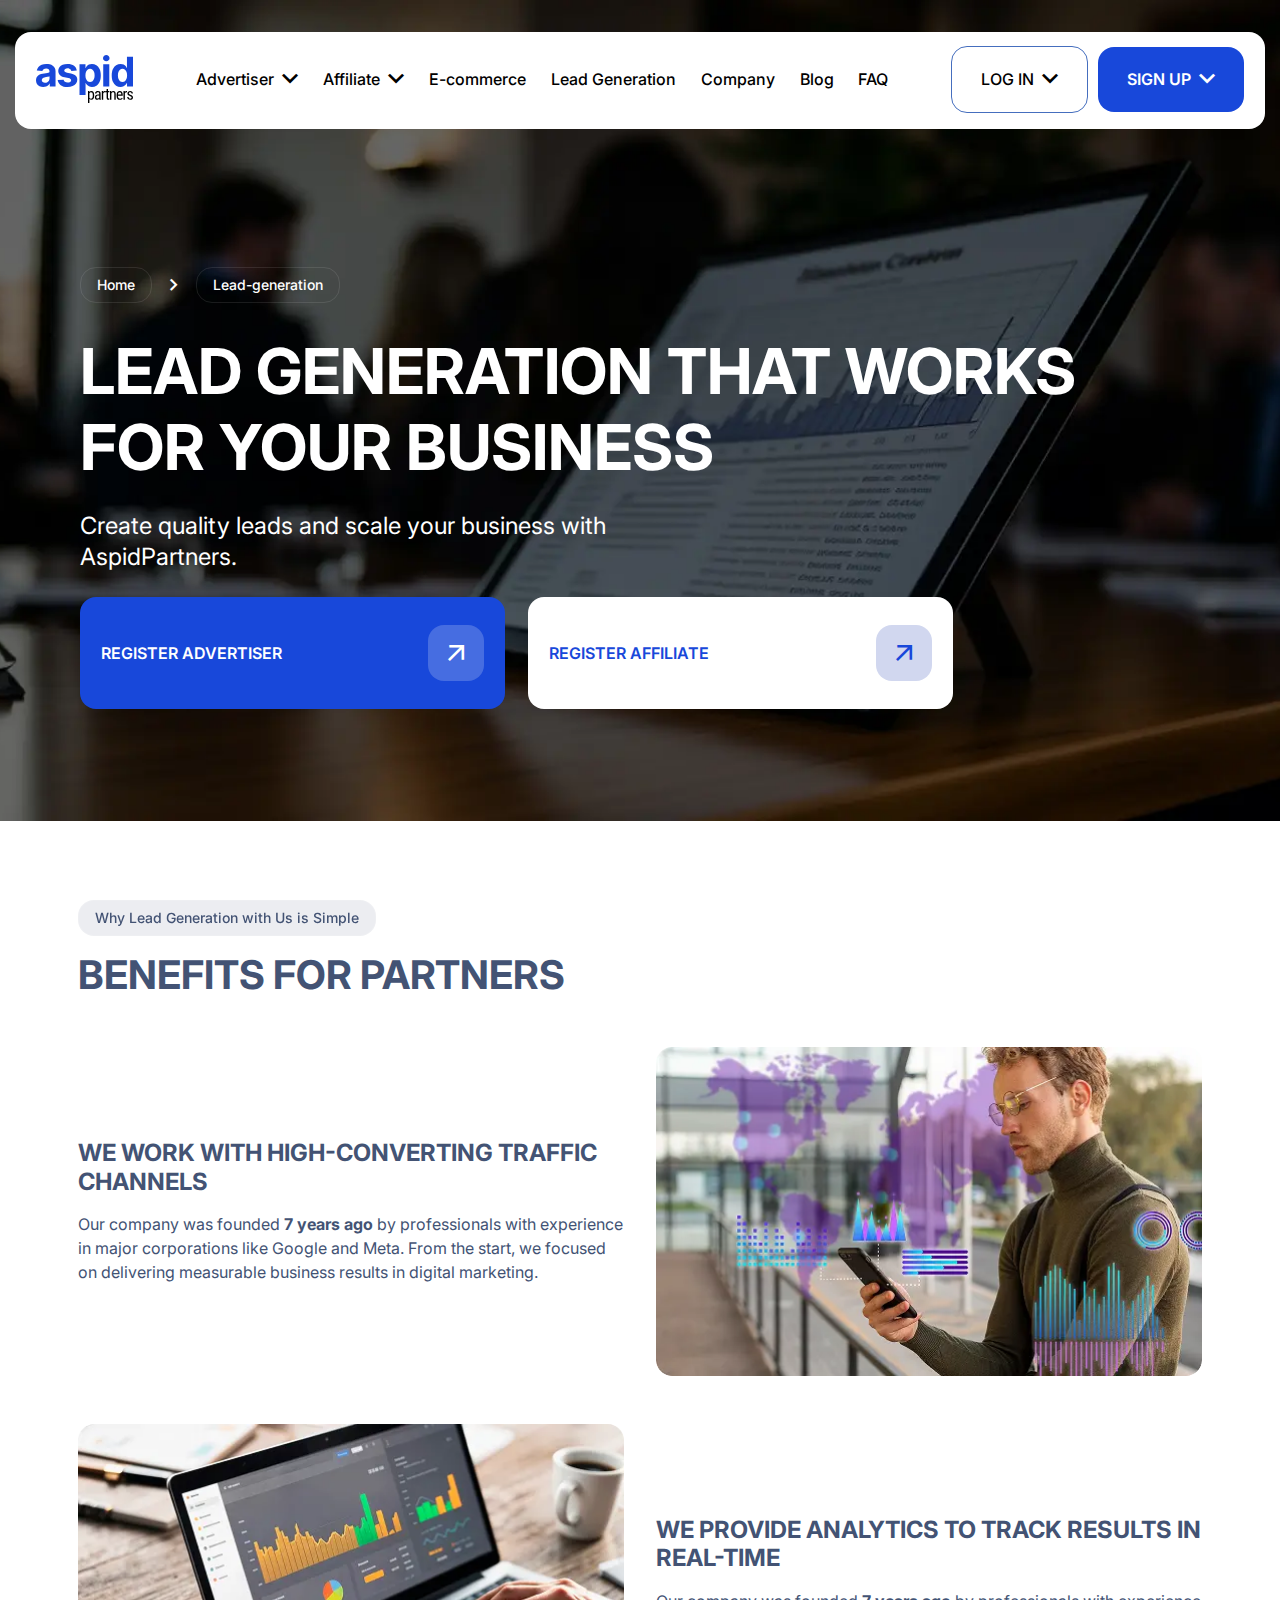
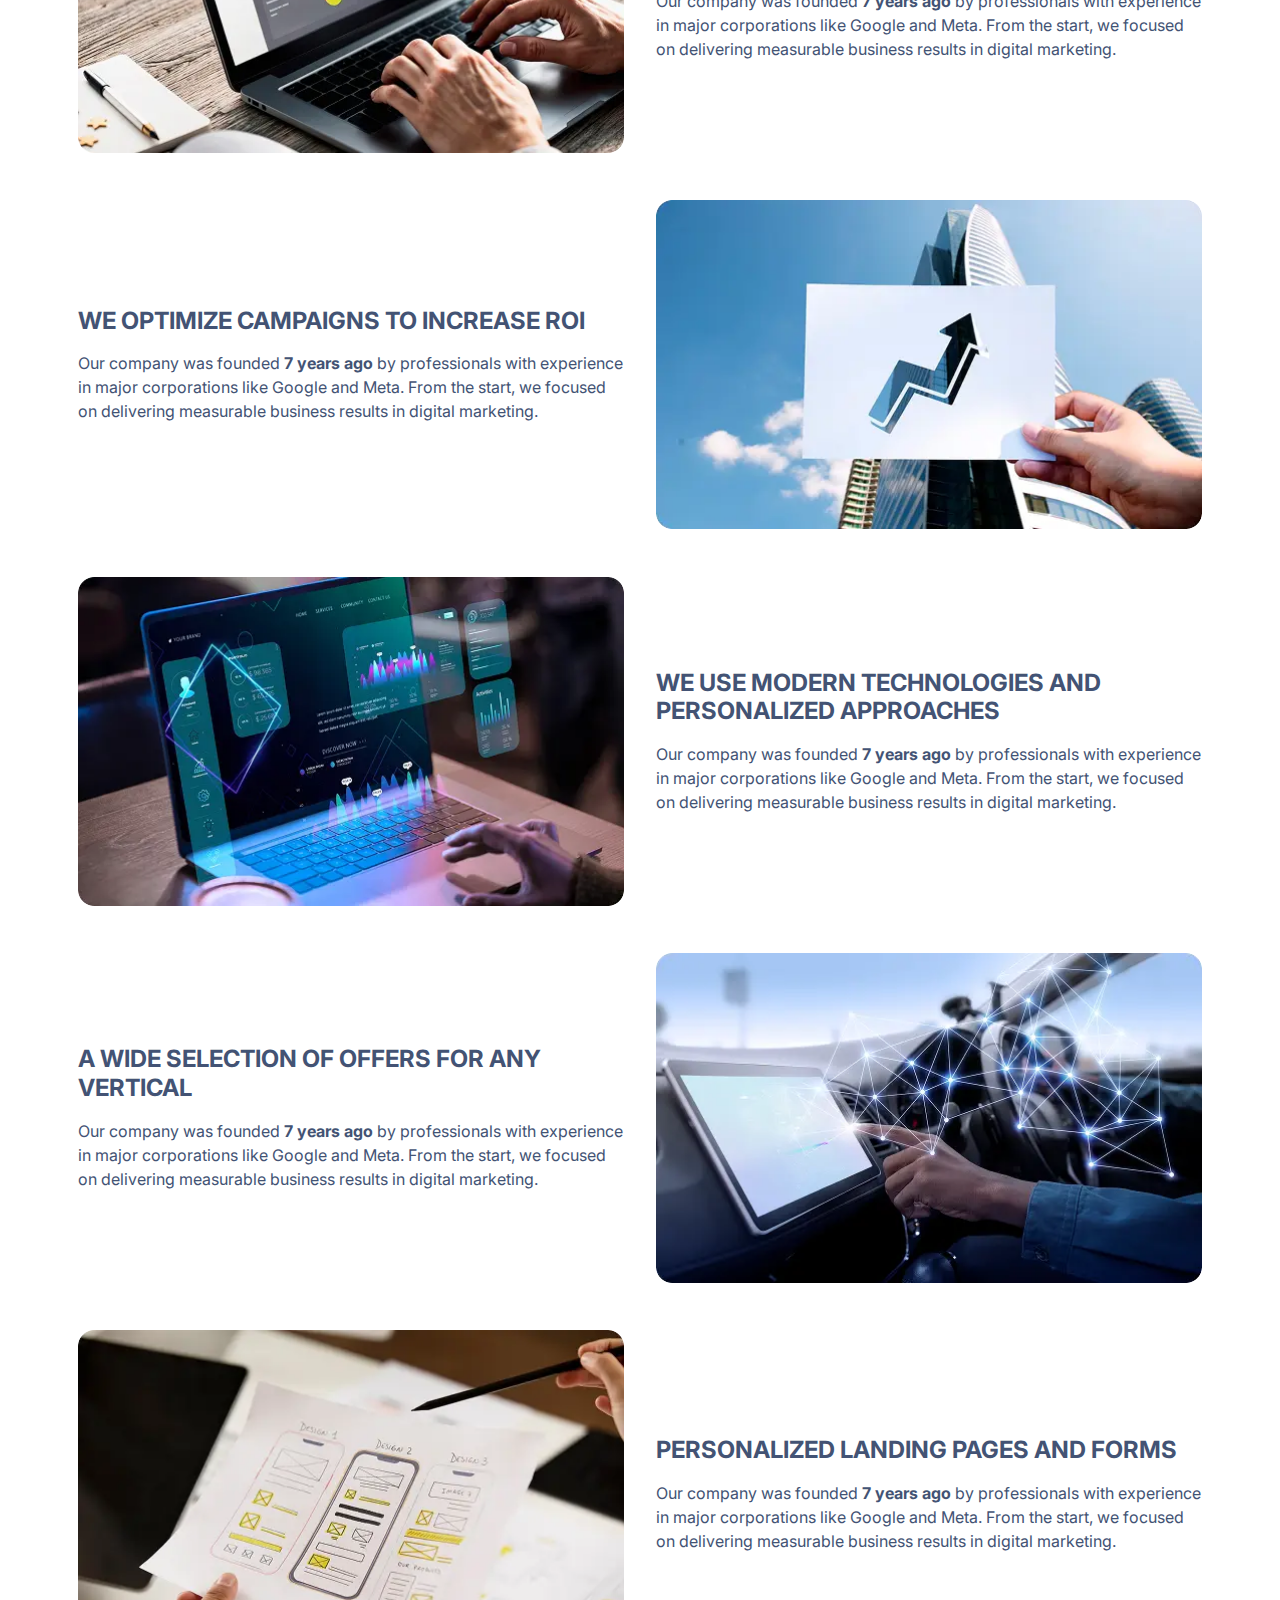
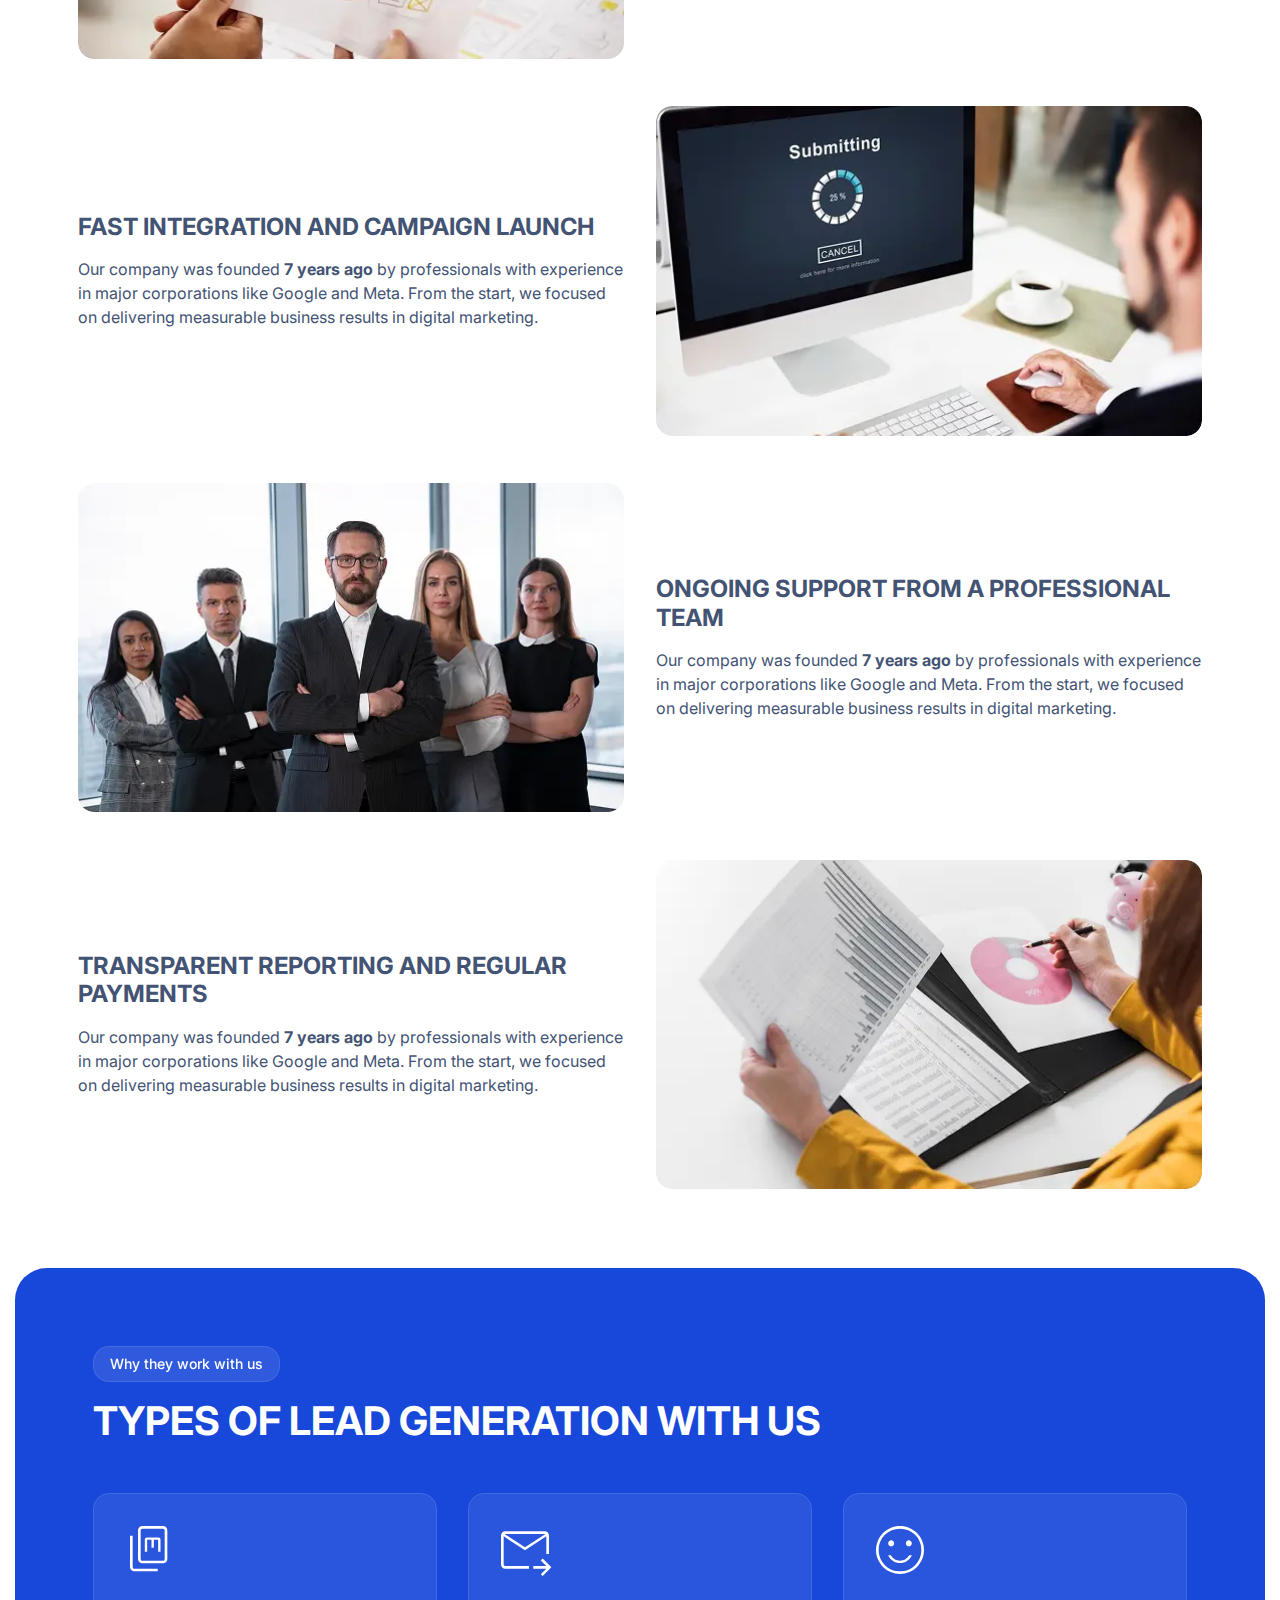
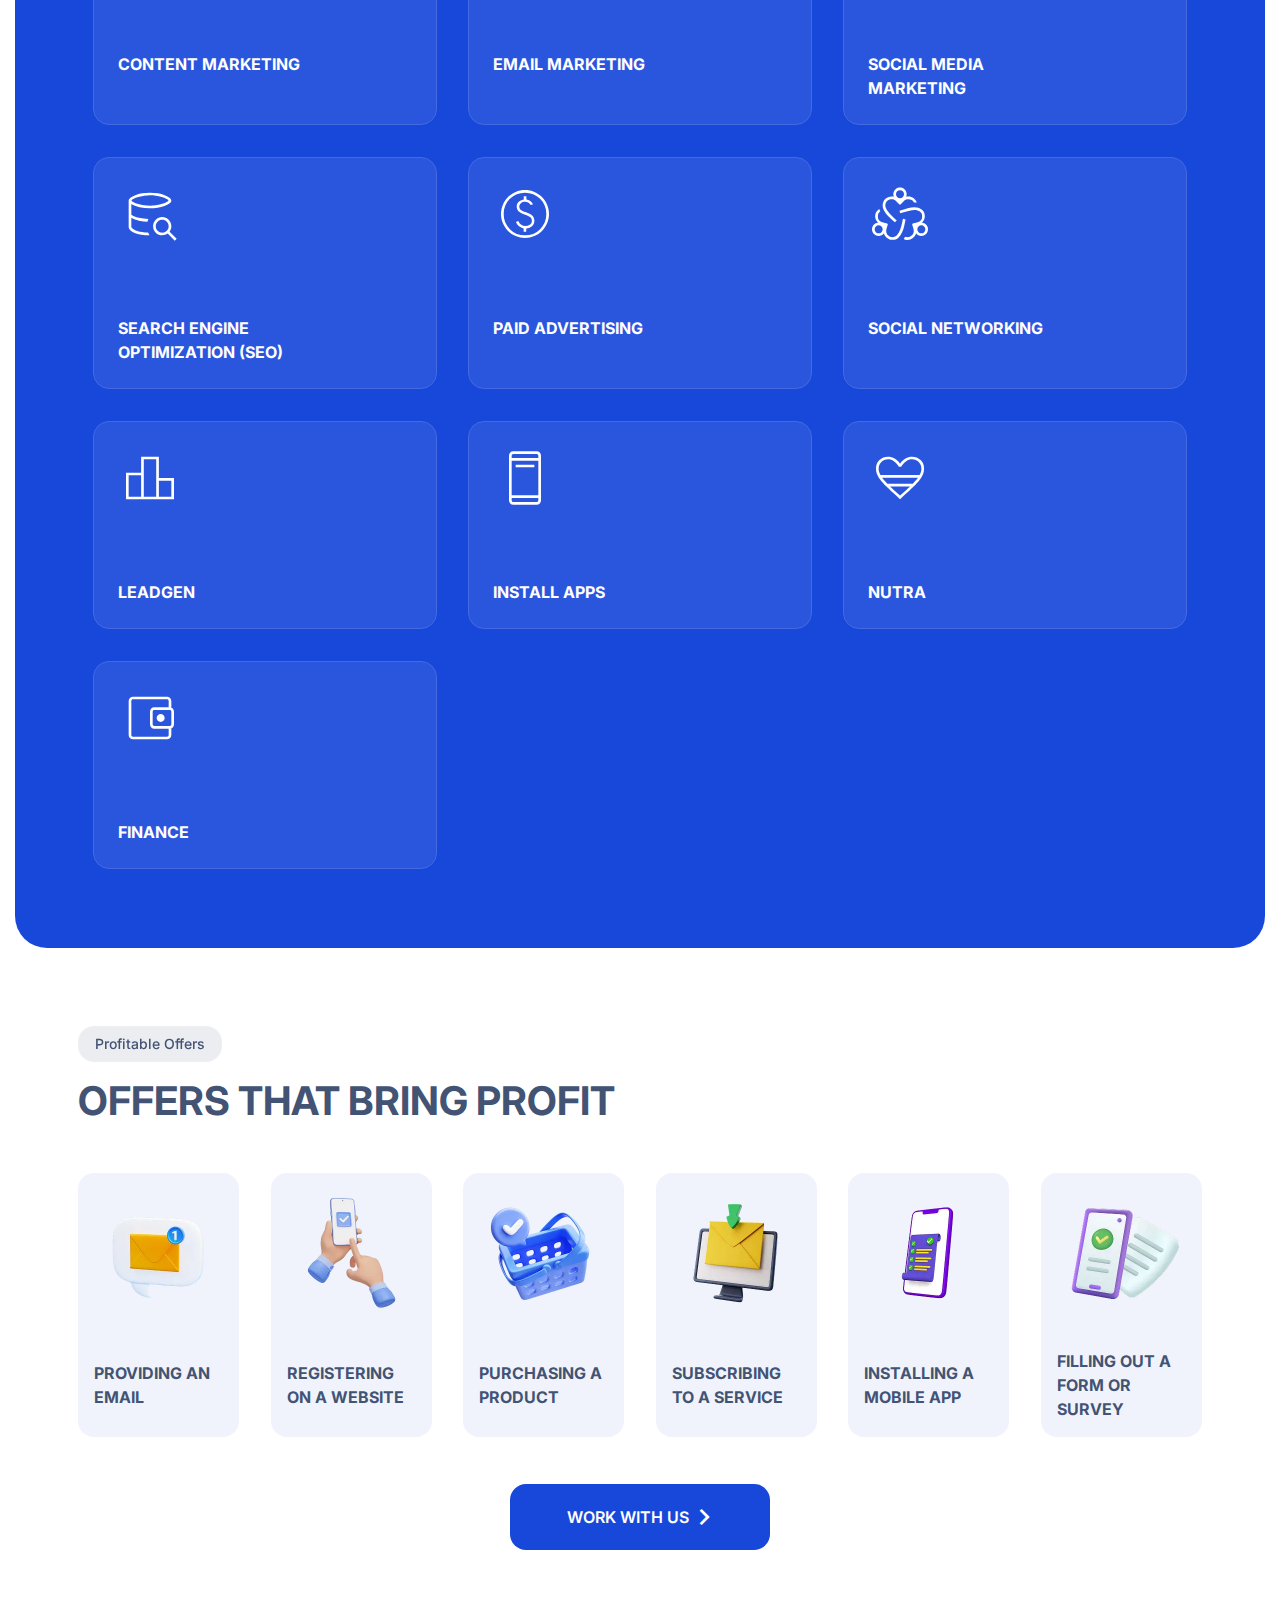
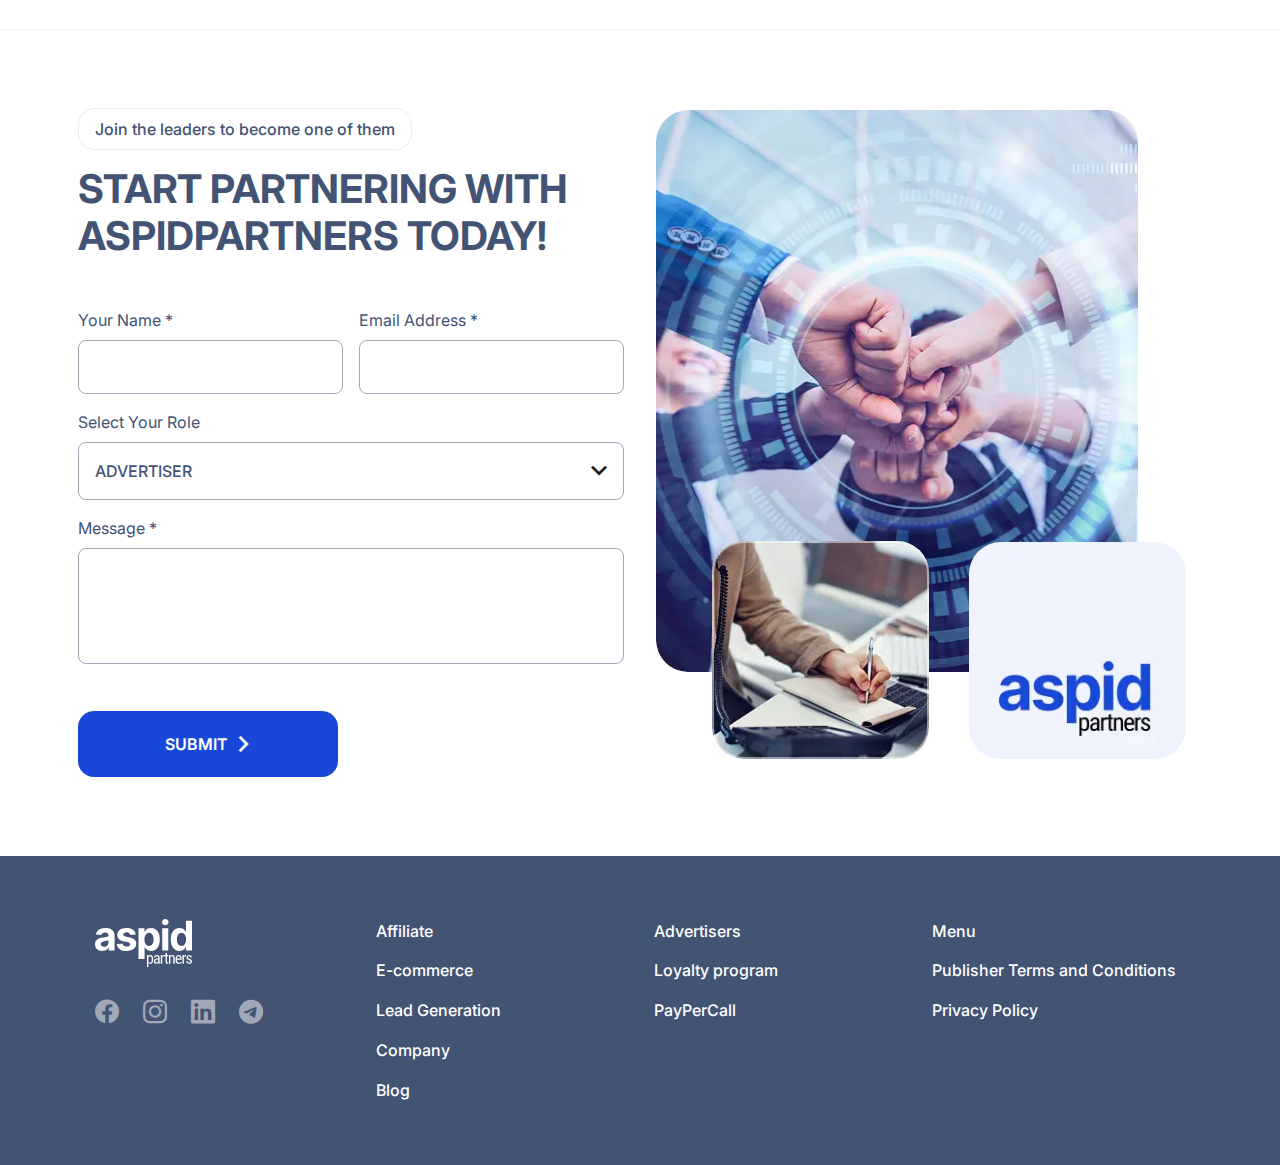
<file: aspidpartners/lead-generation.html>
<!DOCTYPE html>
<html lang="en">

<head>
	<title>Lead-generation</title>
	<meta charset="UTF-8">
	<meta name="format-detection" content="telephone=no">
	<!-- <style>body{opacity: 0;}</style> -->
	<link rel="stylesheet" href="css/style.min.css?_v=20250402171121">
	<link rel="shortcut icon" href="favicon.ico">
	<!-- <meta name="robots" content="noindex, nofollow"> -->
	<meta name="viewport" content="width=device-width, initial-scale=1.0">
</head>

<body>
	<div class="wrapper">
		<header class="header">
			<div class="header__container">
				<a href="home.html" class="header__logo"><img src="img/logo.svg" alt="logo"></a>
				<div class="header__menu menu">
					<button type="button" class="menu__icon icon-menu"><span></span></button>
					<nav class="menu__body">
						<ul data-spollers="768,max" class="menu__list">
							<li class="menu__item">
								<a href="../advertiser.html" data-spoller class="menu__link menu__arrow _icon-arrow-down">Advertiser</a>
								<div class="menu__sub-menu sub-menu">
									<ul class="sub-menu__list">
										<li class="sub-menu__item">
											<a class="sub-menu__link" href="../advertiser.html">Advertiser</a>
										</li>
									</ul>
								</div>
							</li>
							<li class="menu__item">
								<a href="../affiliate.html" data-spoller class="menu__link _icon-arrow-down">Affiliate</a>
								<div class="menu__sub-menu sub-menu">
									<ul class="sub-menu__list">
										<li class="sub-menu__item">
											<a class="sub-menu__link" href="#">PayPerCall</a>
										</li>
									</ul>
								</div>
							</li>
							<li class="menu__item">
								<a href="../e-commerce.html" class="menu__link">E-commerce</a>
							</li>
							<li class="menu__item">
								<a href="../lead-generation.html" class="menu__link">Lead Generation</a>
							</li>
							<li class="menu__item">
								<a href="../company.html" class="menu__link">Company</a>
							</li>
							<li class="menu__item">
								<a href="../blog.html" class="menu__link">Blog</a>
							</li>
							<li class="menu__item">
								<a href="../faq.html" class="menu__link">FAQ</a>
							</li>
						</ul>
					</nav>
				</div>
				<div data-spollers="768,max" data-da=".menu__body, 767.98" class="header__actions actions-header">
					<div class="actions-header__item">
						<a href="../login.html" data-spoller class="actions-header__button button button--login">Log In</a>
						<div class="actions-header__sub-menu actions-header__sub-menu--login sub-menu sub-menu--login">
							<ul class="sub-menu__list">
								<li class="sub-menu__item">
									<a class="sub-menu__link" href="#">CPA Network</a>
								</li>
								<li class="sub-menu__item">
									<a class="sub-menu__link" href="../affiliate.html">Affiliate</a>
								</li>
								<li class="sub-menu__item">
									<a class="sub-menu__link" href="../advertiser.html">Advertiser</a>
								</li>
							</ul>
						</div>
					</div>
					<div class="actions-header__item">
						<a href="../login.html" data-spoller class="actions-header__button button button--sign-up">Sign Up</a>
						<div class="actions-header__sub-menu sub-menu">
							<ul class="sub-menu__list">
								<li class="sub-menu__item">
									<a class="sub-menu__link" href="#">Advertiser/Agency</a>
								</li>
								<li class="sub-menu__item">
									<a class="sub-menu__link" href="#">Affiliate/Publisher</a>
								</li>
							</ul>
						</div>
					</div>
				</div>
			</div>
		</header>
		<main class="page">
			<section class="page__hero hero hero--lead">
				<img class="hero__image ibg" src="img/lead-generation/hero/bg.webp" alt="Image">
				<div class="hero__container">
					<div class="hero__section-block section-block section-block--hero">
						<div class="section-block__breadcrumb breadcrumb-section-block">
							<div class="breadcrumb-section-block__menu menu-breadcrumb">
								<nav class="menu-breadcrumb__body">
									<ul class="menu-breadcrumb__list">
										<li class="menu-breadcrumb__item">
											<a href="home.html" class="menu-breadcrumb__link active">Home</a>
										</li>
										<li class="menu-breadcrumb__item">
											<a href="lead-generation.html" class="menu-breadcrumb__link active">Lead-generation</a>
										</li>
									</ul>
								</nav>
							</div>
						</div>
						<h1 class="section-block__title section-block__title--big">Lead Generation that Works for Your Business</h1>
						<div class="section-block__text">
							Create quality leads and scale your business with AspidPartners.
						</div>
						<div class="section-block__actions actions-section-block">
							<a href="registration-1.html" class="actions-section-block__button button button--hero">Register advertiser</a>
							<a href="registration.html" class="actions-section-block__button button button--hero-white">Register AFFILIATE</a>
						</div>
					</div>
				</div>
			</section>
			<section class="page__benefits benefits">
				<div class="benefits__container">
					<div class="benefits__top-block top-block">
						<div class="top-block__labels labels">
							<div class="top-block__label label label--color">Why Lead Generation with Us is Simple</div>
						</div>
						<h2 class="top-block__title top-block__title--color">Benefits for Partners</h2>
					</div>
					<div class="benefits__items">
						<article class="benefits__card card-benefits">
							<div class="card-benefits__content content-benefits">
								<h4 class="content-benefits__title">
									<a href="#" class="content-benefits__link-title">
										We work with high-converting traffic channels
									</a>
								</h4>
								<div class="content-benefits__text">
									Our company was founded <span>7 years ago</span> by professionals with experience in major corporations like Google and Meta. From the start, we focused on delivering measurable business results in digital marketing.
								</div>
							</div>
							<a href="#" class="card-benefits__link">
								<img class="card-benefits__image ibg" src="img/lead-generation/benefits/design-smartphone.webp" alt="Image">
							</a>
						</article>
						<article class="benefits__card card-benefits">
							<div class="card-benefits__content content-benefits">
								<h4 class="content-benefits__title">
									<a href="#" class="content-benefits__link-title">
										We provide analytics to track results in real-time
									</a>
								</h4>
								<div class="content-benefits__text">
									Our company was founded <span>7 years ago</span> by professionals with experience in major corporations like Google and Meta. From the start, we focused on delivering measurable business results in digital marketing.
								</div>
							</div>
							<a href="#" class="card-benefits__link">
								<img class="card-benefits__image ibg" src="img/lead-generation/benefits/business-analytics.webp" alt="Image">
							</a>
						</article>
						<article class="benefits__card card-benefits">
							<div class="card-benefits__content content-benefits">
								<h4 class="content-benefits__title">
									<a href="#" class="content-benefits__link-title">
										We optimize campaigns to increase ROI
									</a>
								</h4>
								<div class="content-benefits__text">
									Our company was founded <span>7 years ago</span> by professionals with experience in major corporations like Google and Meta. From the start, we focused on delivering measurable business results in digital marketing.
								</div>
							</div>
							<a href="#" class="card-benefits__link">
								<img class="card-benefits__image ibg" src="img/lead-generation/benefits/optimize-campaigns.webp" alt="Image">
							</a>
						</article>
						<article class="benefits__card card-benefits">
							<div class="card-benefits__content content-benefits">
								<h4 class="content-benefits__title">
									<a href="#" class="content-benefits__link-title">
										We use modern technologies and personalized approaches
									</a>
								</h4>
								<div class="content-benefits__text">
									Our company was founded <span>7 years ago</span> by professionals with experience in major corporations like Google and Meta. From the start, we focused on delivering measurable business results in digital marketing.
								</div>
							</div>
							<a href="#" class="card-benefits__link">
								<img class="card-benefits__image ibg" src="img/lead-generation/benefits/modern-technologies.webp" alt="Image">
							</a>
						</article>
						<article class="benefits__card card-benefits">
							<div class="card-benefits__content content-benefits">
								<h4 class="content-benefits__title">
									<a href="#" class="content-benefits__link-title">
										A wide selection of offers for any vertical
									</a>
								</h4>
								<div class="content-benefits__text">
									Our company was founded <span>7 years ago</span> by professionals with experience in major corporations like Google and Meta. From the start, we focused on delivering measurable business results in digital marketing.
								</div>
							</div>
							<a href="#" class="card-benefits__link">
								<img class="card-benefits__image ibg" src="img/lead-generation/benefits/smart.webp" alt="Image">
							</a>
						</article>
						<article class="benefits__card card-benefits">
							<div class="card-benefits__content content-benefits">
								<h4 class="content-benefits__title">
									<a href="#" class="content-benefits__link-title">
										Personalized landing pages and forms
									</a>
								</h4>
								<div class="content-benefits__text">
									Our company was founded <span>7 years ago</span> by professionals with experience in major corporations like Google and Meta. From the start, we focused on delivering measurable business results in digital marketing.
								</div>
							</div>
							<a href="#" class="card-benefits__link">
								<img class="card-benefits__image ibg" src="img/lead-generation/benefits/holding-paper.webp" alt="Image">
							</a>
						</article>
						<article class="benefits__card card-benefits">
							<div class="card-benefits__content content-benefits">
								<h4 class="content-benefits__title">
									<a href="#" class="content-benefits__link-title">
										Fast integration and campaign launch
									</a>
								</h4>
								<div class="content-benefits__text">
									Our company was founded <span>7 years ago</span> by professionals with experience in major corporations like Google and Meta. From the start, we focused on delivering measurable business results in digital marketing.
								</div>
							</div>
							<a href="#" class="card-benefits__link">
								<img class="card-benefits__image ibg" src="img/lead-generation/benefits/integration-launch.webp" alt="Image">
							</a>
						</article>
						<article class="benefits__card card-benefits">
							<div class="card-benefits__content content-benefits">
								<h4 class="content-benefits__title">
									<a href="#" class="content-benefits__link-title">
										Ongoing support from a professional team
									</a>
								</h4>
								<div class="content-benefits__text">
									Our company was founded <span>7 years ago</span> by professionals with experience in major corporations like Google and Meta. From the start, we focused on delivering measurable business results in digital marketing.
								</div>
							</div>
							<a href="#" class="card-benefits__link">
								<img class="card-benefits__image ibg" src="img/lead-generation/benefits/team.webp" alt="Image">
							</a>
						</article>
						<article class="benefits__card card-benefits">
							<div class="card-benefits__content content-benefits">
								<h4 class="content-benefits__title">
									<a href="#" class="content-benefits__link-title">
										Transparent reporting and regular payments
									</a>
								</h4>
								<div class="content-benefits__text">
									Our company was founded <span>7 years ago</span> by professionals with experience in major corporations like Google and Meta. From the start, we focused on delivering measurable business results in digital marketing.
								</div>
							</div>
							<a href="#" class="card-benefits__link">
								<img class="card-benefits__image ibg" src="img/lead-generation/benefits/analysis-process.webp" alt="Image">
							</a>
						</article>
					</div>
				</div>
			</section>
			<section class="page__advantages-work advantages-work">
				<div class="advantages-work__container">
					<div class="advantages-work__body">
						<div class="advantages-work__section-top top-block">
							<div class="top-block__labels labels">
								<div class="labels__label label label--active">Why they work with us</div>
							</div>
							<h2 class="top-block__title">Types of Lead Generation with Us</h2>
						</div>
						<div class="advantages-work__column">
							<div class="advantages-work__card card-advantages-work">
								<div class="card-advantages-work__item">
									<div class="card-advantages-work__icon">
										<img src="img/lead-generation/lead-generation/01.svg" alt="Image">
									</div>
									<div class="card-advantages-work__text">Content Marketing</div>
								</div>
							</div>
							<div class="advantages-work__card card-advantages-work">
								<div class="card-advantages-work__item">
									<div class="card-advantages-work__icon">
										<img src="img/lead-generation/lead-generation/02.svg" alt="Image">
									</div>
									<div class="card-advantages-work__text">Email Marketing</div>
								</div>
							</div>
							<div class="advantages-work__card card-advantages-work">
								<div class="card-advantages-work__item">
									<div class="card-advantages-work__icon">
										<img src="img/lead-generation/lead-generation/03.svg" alt="Image">
									</div>
									<div class="card-advantages-work__text">Social Media Marketing</div>
								</div>
							</div>
							<div class="advantages-work__card card-advantages-work">
								<div class="card-advantages-work__item">
									<div class="card-advantages-work__icon">
										<img src="img/lead-generation/lead-generation/04.svg" alt="Image">
									</div>
									<div class="card-advantages-work__text">Search Engine Optimization (SEO)</div>
								</div>
							</div>
							<div class="advantages-work__card card-advantages-work">
								<div class="card-advantages-work__item">
									<div class="card-advantages-work__icon">
										<img src="img/lead-generation/lead-generation/05.svg" alt="Image">
									</div>
									<div class="card-advantages-work__text">Paid Advertising</div>
								</div>
							</div>
							<div class="advantages-work__card card-advantages-work">
								<div class="card-advantages-work__item">
									<div class="card-advantages-work__icon">
										<img src="img/lead-generation/lead-generation/06.svg" alt="Image">
									</div>
									<div class="card-advantages-work__text">Social Networking</div>
								</div>
							</div>
							<div class="advantages-work__card card-advantages-work">
								<div class="card-advantages-work__item">
									<div class="card-advantages-work__icon">
										<img src="img/lead-generation/lead-generation/07.svg" alt="Image">
									</div>
									<div class="card-advantages-work__text">LeadGen</div>
								</div>
							</div>
							<div class="advantages-work__card card-advantages-work">
								<div class="card-advantages-work__item">
									<div class="card-advantages-work__icon">
										<img src="img/lead-generation/lead-generation/08.svg" alt="Image">
									</div>
									<div class="card-advantages-work__text">Install Apps</div>
								</div>
							</div>
							<div class="advantages-work__card card-advantages-work">
								<div class="card-advantages-work__item">
									<div class="card-advantages-work__icon">
										<img src="img/lead-generation/lead-generation/09.svg" alt="Image">
									</div>
									<div class="card-advantages-work__text">Nutra</div>
								</div>
							</div>
							<div class="advantages-work__card card-advantages-work">
								<div class="card-advantages-work__item">
									<div class="card-advantages-work__icon">
										<img src="img/lead-generation/lead-generation/10.svg" alt="Image">
									</div>
									<div class="card-advantages-work__text">Finance</div>
								</div>
							</div>
						</div>
					</div>
				</div>
			</section>
			<section class="page__bring bring">
				<div class="bring__container">
					<div class="bring__top-block top-block">
						<div class="top-block__labels labels">
							<div class="top-block__label label label--color">Profitable Offers</div>
						</div>
						<h2 class="top-block__title top-block__title--color">Offers that Bring Profit</h2>
					</div>
					<div class="bring__column">
						<article class="bring__card card-bring">
							<div class="card-bring__image">
								<img src="img/lead-generation/bring-profit/email-message.webp" alt="Image">
							</div>
							<h4 class="card-bring__title">Providing an email</h4>
						</article>
						<article class="bring__card card-bring">
							<div class="card-bring__image">
								<img src="img/lead-generation/bring-profit/mobile-phone.webp" alt="Image">
							</div>
							<h4 class="card-bring__title">Registering on a website</h4>
						</article>
						<article class="bring__card card-bring">
							<div class="card-bring__image">
								<img src="img/lead-generation/bring-profit/product.webp" alt="Image">
							</div>
							<h4 class="card-bring__title">Purchasing a product</h4>
						</article>
						<article class="bring__card card-bring">
							<div class="card-bring__image">
								<img src="img/lead-generation/bring-profit/service.webp" alt="Image">
							</div>
							<h4 class="card-bring__title">Subscribing to a service</h4>
						</article>
						<article class="bring__card card-bring">
							<div class="card-bring__image">
								<img src="img/lead-generation/bring-profit/mobile-app.webp" alt="Image">
							</div>
							<h4 class="card-bring__title">Installing a mobile app</h4>
						</article>
						<article class="bring__card card-bring">
							<div class="card-bring__image">
								<img src="img/lead-generation/bring-profit/phone-screen.webp" alt="Image">
							</div>
							<h4 class="card-bring__title">Filling out a form or survey</h4>
						</article>
					</div>
					<div class="bring__actions actions-bring">
						<a href="#" class="actions-bring__button button">Work with Us</a>
					</div>
				</div>
			</section>
			<section class="page__contact-us contact-us">
				<div class="contact-us__container">
					<div class="contact-us__content">
						<div class="contact-us__top-section top-section">
							<div class="top-section__labels labels">
								<div class="labels__label label label--about">Join the leaders to become one of them</div>
							</div>
							<h2 class="top-section__title">Start Partnering with AspidPartners Today!</h2>
						</div>
						<form action="#" class="contact-us__form form-contact-us">
							<div class="form-contact-us__body">
								<div class="form-contact-us__items">
									<div class="form-contact-us__item">
										<label for="i-1" class="form-contact-us__label">Your Name *</label>
										<input id="i-1" autocomplete="off" type="text" name="form[]" data-error="Error message" data-required="name" class="form-contact-us__input">
									</div>
									<div class="form-contact-us__item">
										<label for="i-2" class="form-contact-us__label">Email Address *</label>
										<input id="i-2" type="text" name="form[email]" data-error="Error message" data-required="email" class="form-contact-us__input">
									</div>
								</div>
								<div class="form-contact-us__line">
									<label class="form-contact-us__label">Select Your Role</label>
									<div class="form-contact-us__select">
										<select name="form[]" data-class-modif="form">
											<option value="1" selected>ADVERTISER</option>
											<option value="2">AFFILIATE</option>
											<option value="3">Job Seeker</option>
										</select>
									</div>
								</div>
								<div class="form-contact-us__line">
									<label for="i-3" class="form-contact-us__label">Message *</label>
									<textarea id="i-3" autocomplete="off" name="form[]" data-error="Error message" data-required="message" class="form-contact-us__input"></textarea>
								</div>
							</div>
							<div class="form-contact-us__actions actions-contact-us">
								<button type="submit" class="actions-contact-us__button button">Submit</button>
							</div>
						</form>
					</div>
					<div class="contact-us__images images-contact-us">
						<img class="images-contact-us__item ibg" src="img/lead-generation/partnering/01.webp" alt="Image">
						<img class="images-contact-us__item ibg" src="img/lead-generation/partnering/business.webp" alt="Image">
						<img class="images-contact-us__item ibg" src="img/lead-generation/partnering/logo.webp" alt="Image">
					</div>
				</div>
			</section>
		</main>
		<footer class="footer">
			<div class="footer__container">
				<div class="footer__content">
					<a href="home.html" class="footer__logo"><img src="img/logo-footer.svg" alt="logo"></a>
					<div class="footer__social social-footer">
						<div class="social-footer__item">
							<a href="#" class="social-footer__link _icon-facebook"></a>
						</div>
						<div class="social-footer__item">
							<a href="#" class="social-footer__link _icon-instagram"></a>
						</div>
						<div class="social-footer__item">
							<a href="#" class="social-footer__link _icon-linkedin"></a>
						</div>
						<div class="social-footer__item">
							<a href="#" class="social-footer__link _icon-telegram"></a>
						</div>
					</div>
				</div>
				<div data-spollers="768, max" class="footer__spollers spollers-footer">
					<details class="spollers-footer__items">
						<summary class="spollers-footer__title">Affiliate</summary>
						<div class="spollers-footer__body">
							<ul class="spollers-footer__list">
								<li class="spollers-footer__item">
									<a href="../e-commerce.html" class="spollers-footer__link">E-commerce</a>
								</li>
								<li class="spollers-footer__item">
									<a href="../lead-generation.html" class="spollers-footer__link">Lead Generation</a>
								</li>
								<li class="spollers-footer__item">
									<a href="../company.html" class="spollers-footer__link">Company</a>
								</li>
								<li class="spollers-footer__item">
									<a href="../blog.html" class="spollers-footer__link">Blog</a>
								</li>
							</ul>
						</div>
					</details>
					<details class="spollers-footer__items">
						<summary class="spollers-footer__title">Advertisers</summary>
						<div class="spollers-footer__body">
							<ul class="spollers-footer__list">
								<li class="spollers-footer__item">
									<a href="#" class="spollers-footer__link">Loyalty program</a>
								</li>
								<li class="spollers-footer__item">
									<a href="#" class="spollers-footer__link">PayPerCall</a>
								</li>
							</ul>
						</div>
					</details>
					<details class="spollers-footer__items">
						<summary class="spollers-footer__title">Menu</summary>
						<div class="spollers-footer__body">
							<ul class="spollers-footer__list">
								<li class="spollers-footer__item">
									<a href="#" class="spollers-footer__link">Publisher Terms and Conditions</a>
								</li>
								<li class="spollers-footer__item">
									<a href="#" class="spollers-footer__link">Privacy Policy</a>
								</li>
							</ul>
						</div>
					</details>
				</div>
			</div>
		</footer>
	</div>
	<script src="js/app.min.js?_v=20250402171121"></script>
</body>

</html>
</file>
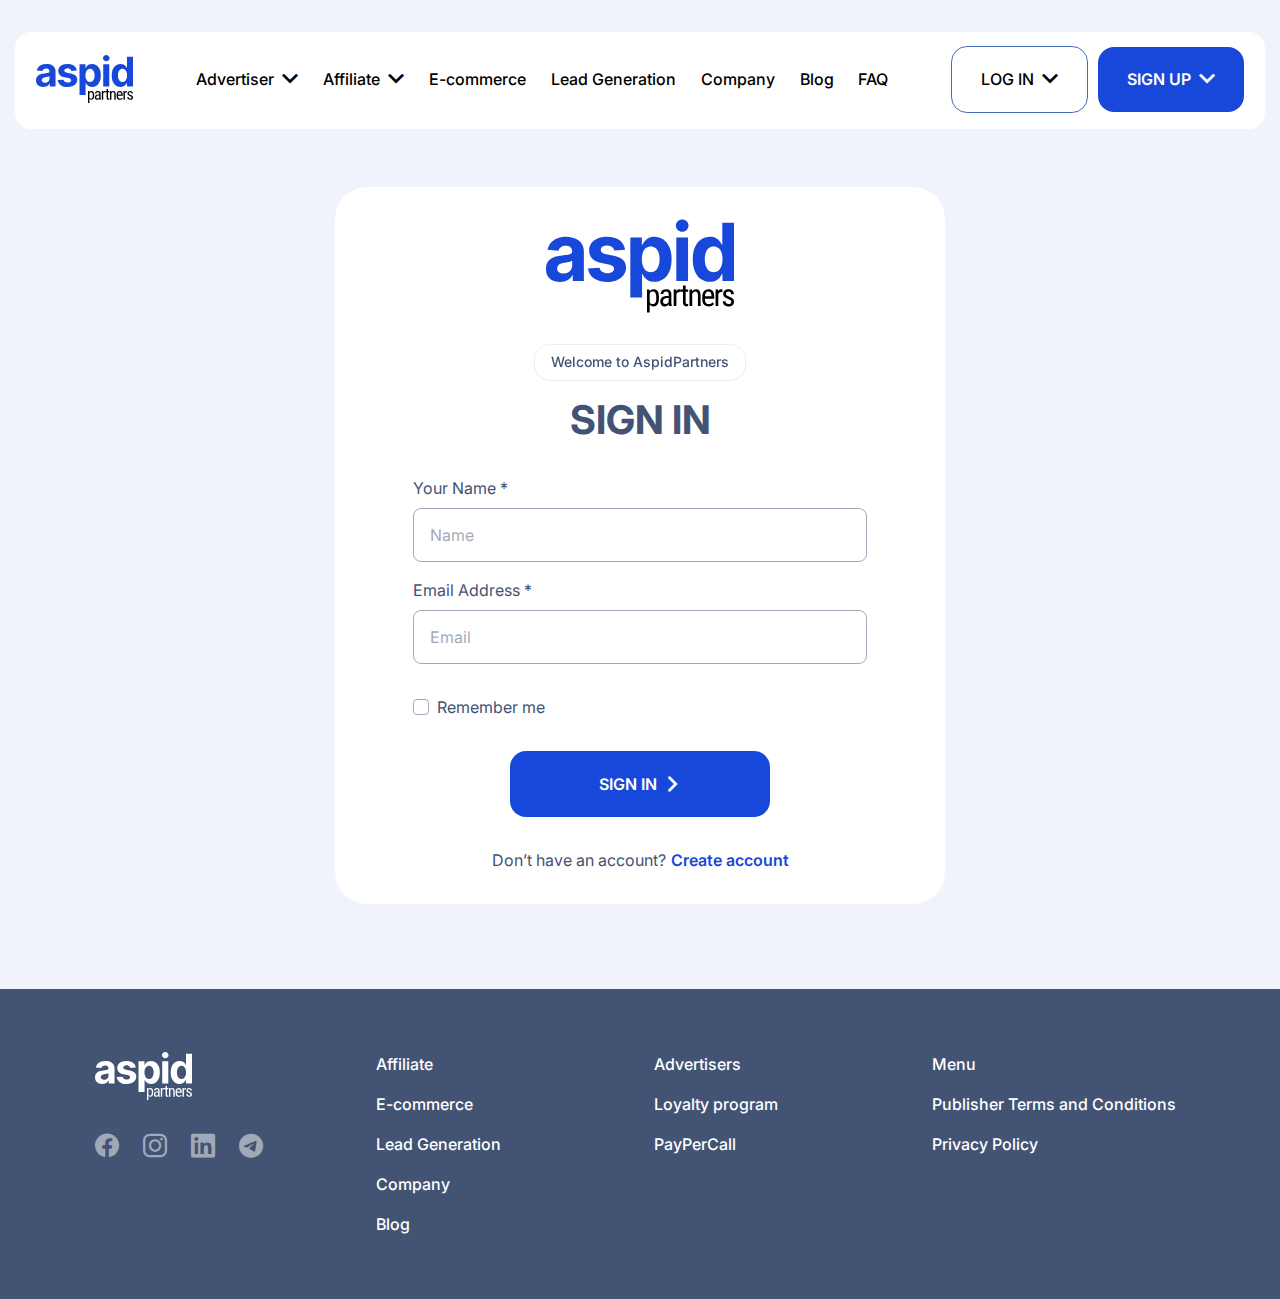
<file: aspidpartners/login.html>
<!DOCTYPE html>
<html lang="en">

<head>
	<title>Login</title>
	<meta charset="UTF-8">
	<meta name="format-detection" content="telephone=no">
	<!-- <style>body{opacity: 0;}</style> -->
	<link rel="stylesheet" href="css/style.min.css?_v=20250402171121">
	<link rel="shortcut icon" href="favicon.ico">
	<!-- <meta name="robots" content="noindex, nofollow"> -->
	<meta name="viewport" content="width=device-width, initial-scale=1.0">
</head>

<body>
	<div class="wrapper">
		<header class="header">
			<div class="header__container">
				<a href="home.html" class="header__logo"><img src="img/logo.svg" alt="logo"></a>
				<div class="header__menu menu">
					<button type="button" class="menu__icon icon-menu"><span></span></button>
					<nav class="menu__body">
						<ul data-spollers="768,max" class="menu__list">
							<li class="menu__item">
								<a href="../advertiser.html" data-spoller class="menu__link menu__arrow _icon-arrow-down">Advertiser</a>
								<div class="menu__sub-menu sub-menu">
									<ul class="sub-menu__list">
										<li class="sub-menu__item">
											<a class="sub-menu__link" href="../advertiser.html">Advertiser</a>
										</li>
									</ul>
								</div>
							</li>
							<li class="menu__item">
								<a href="../affiliate.html" data-spoller class="menu__link _icon-arrow-down">Affiliate</a>
								<div class="menu__sub-menu sub-menu">
									<ul class="sub-menu__list">
										<li class="sub-menu__item">
											<a class="sub-menu__link" href="#">PayPerCall</a>
										</li>
									</ul>
								</div>
							</li>
							<li class="menu__item">
								<a href="../e-commerce.html" class="menu__link">E-commerce</a>
							</li>
							<li class="menu__item">
								<a href="../lead-generation.html" class="menu__link">Lead Generation</a>
							</li>
							<li class="menu__item">
								<a href="../company.html" class="menu__link">Company</a>
							</li>
							<li class="menu__item">
								<a href="../blog.html" class="menu__link">Blog</a>
							</li>
							<li class="menu__item">
								<a href="../faq.html" class="menu__link">FAQ</a>
							</li>
						</ul>
					</nav>
				</div>
				<div data-spollers="768,max" data-da=".menu__body, 767.98" class="header__actions actions-header">
					<div class="actions-header__item">
						<a href="../login.html" data-spoller class="actions-header__button button button--login">Log In</a>
						<div class="actions-header__sub-menu actions-header__sub-menu--login sub-menu sub-menu--login">
							<ul class="sub-menu__list">
								<li class="sub-menu__item">
									<a class="sub-menu__link" href="#">CPA Network</a>
								</li>
								<li class="sub-menu__item">
									<a class="sub-menu__link" href="../affiliate.html">Affiliate</a>
								</li>
								<li class="sub-menu__item">
									<a class="sub-menu__link" href="../advertiser.html">Advertiser</a>
								</li>
							</ul>
						</div>
					</div>
					<div class="actions-header__item">
						<a href="../login.html" data-spoller class="actions-header__button button button--sign-up">Sign Up</a>
						<div class="actions-header__sub-menu sub-menu">
							<ul class="sub-menu__list">
								<li class="sub-menu__item">
									<a class="sub-menu__link" href="#">Advertiser/Agency</a>
								</li>
								<li class="sub-menu__item">
									<a class="sub-menu__link" href="#">Affiliate/Publisher</a>
								</li>
							</ul>
						</div>
					</div>
				</div>
			</div>
		</header>
		<main class="page">
			<div class="page__login login">
				<div class="login__container">
					<div class="login__body">
						<a href="home.html" class="login__logo">
							<img src="img/login/logo.svg" alt="Logo">
						</a>
						<form action="#" class="login__form form-login">
							<div class="login__top-block top-block">
								<div class="top-block__labels labels">
									<div class="top-block__label label label--work">Welcome to AspidPartners</div>
								</div>
								<h2 class="top-block__title top-block__title--color">Sign in</h2>
							</div>
							<div class="form-login__body">
								<div class="form-login__content">
									<div class="form-login__line">
										<div class="form-login__item">
											<label for="i-11" class="form-login__label">Your Name *</label>
											<input id="i-11" placeholder="Name" type="text" name="form[]" data-error="Error message" data-required="name" class="form-login__input">
										</div>
										<div class="form-login__item">
											<label for="i-12" class="form-login__label">Email Address *</label>
											<input id="i-12" placeholder="Email" type="text" name="form[email]" data-error="Error message" data-required="email" class="form-login__input">
										</div>
									</div>
									<div class="form-login__checkbox checkbox-block">
										<div class="checkbox-block__item">
											<div class="checkbox-block__items">
												<div class="checkbox-block__checkbox checkbox">
													<input id="c_15" data-error="Помилка" class="checkbox__input" type="checkbox" value="15" name="form[]">
													<label for="c_15" class="checkbox__label"><span class="checkbox__text">Remember me</span></label>
												</div>
											</div>
										</div>
									</div>
								</div>
							</div>
							<div class="form-login__actions actions-form-login">
								<button type="submit" class="actions-form-login__button button">Sign In</button>
							</div>
							<div class="form-login__account">Don’t have an account? <a href="#" class="form-login__link">Create account</a></div>
						</form>
					</div>
				</div>
			</div>
		</main>
		<footer class="footer">
			<div class="footer__container">
				<div class="footer__content">
					<a href="home.html" class="footer__logo"><img src="img/logo-footer.svg" alt="logo"></a>
					<div class="footer__social social-footer">
						<div class="social-footer__item">
							<a href="#" class="social-footer__link _icon-facebook"></a>
						</div>
						<div class="social-footer__item">
							<a href="#" class="social-footer__link _icon-instagram"></a>
						</div>
						<div class="social-footer__item">
							<a href="#" class="social-footer__link _icon-linkedin"></a>
						</div>
						<div class="social-footer__item">
							<a href="#" class="social-footer__link _icon-telegram"></a>
						</div>
					</div>
				</div>
				<div data-spollers="768, max" class="footer__spollers spollers-footer">
					<details class="spollers-footer__items">
						<summary class="spollers-footer__title">Affiliate</summary>
						<div class="spollers-footer__body">
							<ul class="spollers-footer__list">
								<li class="spollers-footer__item">
									<a href="../e-commerce.html" class="spollers-footer__link">E-commerce</a>
								</li>
								<li class="spollers-footer__item">
									<a href="../lead-generation.html" class="spollers-footer__link">Lead Generation</a>
								</li>
								<li class="spollers-footer__item">
									<a href="../company.html" class="spollers-footer__link">Company</a>
								</li>
								<li class="spollers-footer__item">
									<a href="../blog.html" class="spollers-footer__link">Blog</a>
								</li>
							</ul>
						</div>
					</details>
					<details class="spollers-footer__items">
						<summary class="spollers-footer__title">Advertisers</summary>
						<div class="spollers-footer__body">
							<ul class="spollers-footer__list">
								<li class="spollers-footer__item">
									<a href="#" class="spollers-footer__link">Loyalty program</a>
								</li>
								<li class="spollers-footer__item">
									<a href="#" class="spollers-footer__link">PayPerCall</a>
								</li>
							</ul>
						</div>
					</details>
					<details class="spollers-footer__items">
						<summary class="spollers-footer__title">Menu</summary>
						<div class="spollers-footer__body">
							<ul class="spollers-footer__list">
								<li class="spollers-footer__item">
									<a href="#" class="spollers-footer__link">Publisher Terms and Conditions</a>
								</li>
								<li class="spollers-footer__item">
									<a href="#" class="spollers-footer__link">Privacy Policy</a>
								</li>
							</ul>
						</div>
					</details>
				</div>
			</div>
		</footer>
	</div>
	<script src="js/app.min.js?_v=20250402171121"></script>
</body>

</html>
</file>
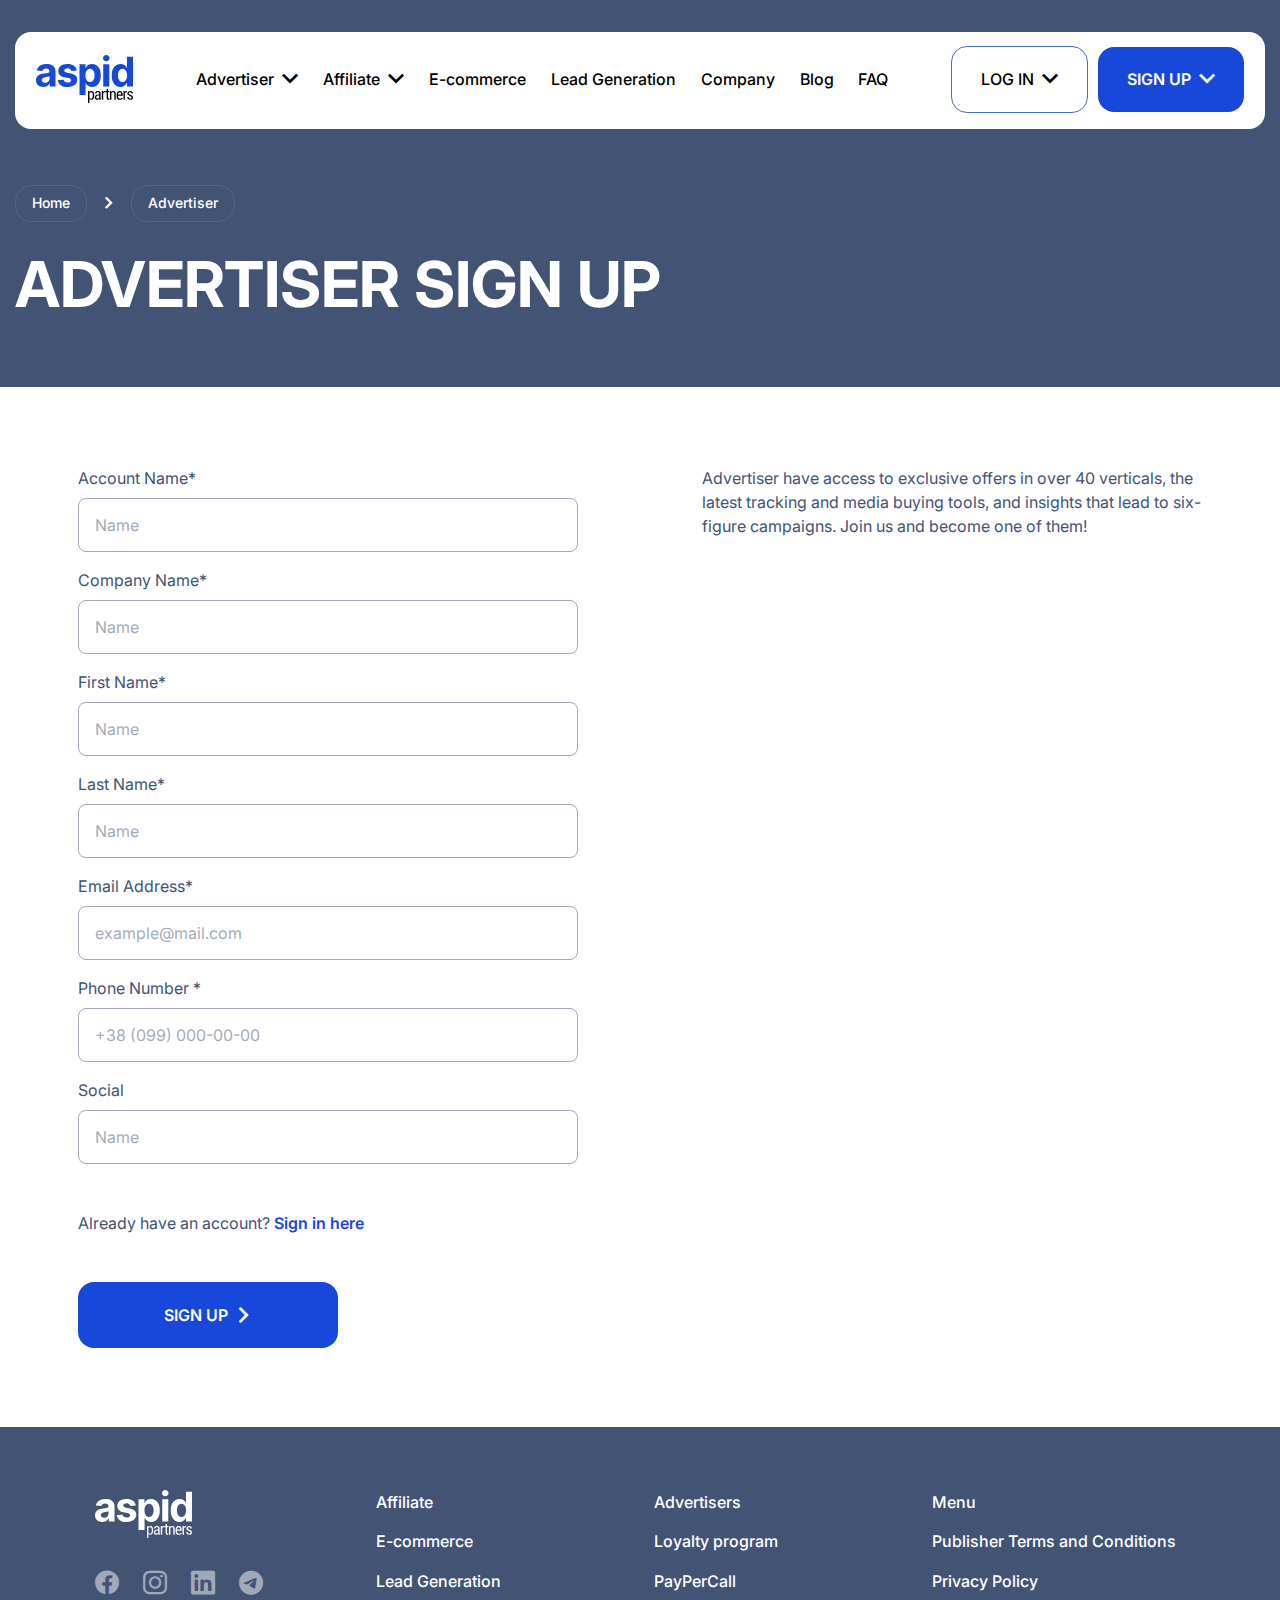
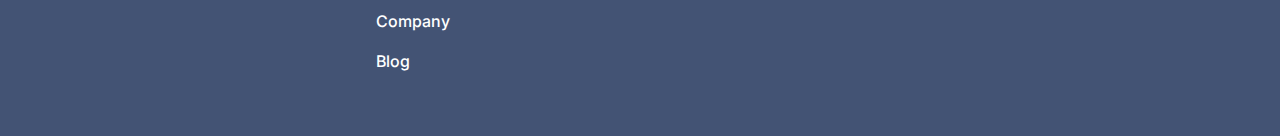
<file: aspidpartners/registration-1.html>
<!DOCTYPE html>
<html lang="en">

<head>
	<title>Registration-1</title>
	<meta charset="UTF-8">
	<meta name="format-detection" content="telephone=no">
	<!-- <style>body{opacity: 0;}</style> -->
	<link rel="stylesheet" href="css/style.min.css?_v=20250402171121">
	<link rel="shortcut icon" href="favicon.ico">
	<!-- <meta name="robots" content="noindex, nofollow"> -->
	<meta name="viewport" content="width=device-width, initial-scale=1.0">
</head>

<body>
	<div class="wrapper">
		<header class="header">
			<div class="header__container">
				<a href="home.html" class="header__logo"><img src="img/logo.svg" alt="logo"></a>
				<div class="header__menu menu">
					<button type="button" class="menu__icon icon-menu"><span></span></button>
					<nav class="menu__body">
						<ul data-spollers="768,max" class="menu__list">
							<li class="menu__item">
								<a href="../advertiser.html" data-spoller class="menu__link menu__arrow _icon-arrow-down">Advertiser</a>
								<div class="menu__sub-menu sub-menu">
									<ul class="sub-menu__list">
										<li class="sub-menu__item">
											<a class="sub-menu__link" href="../advertiser.html">Advertiser</a>
										</li>
									</ul>
								</div>
							</li>
							<li class="menu__item">
								<a href="../affiliate.html" data-spoller class="menu__link _icon-arrow-down">Affiliate</a>
								<div class="menu__sub-menu sub-menu">
									<ul class="sub-menu__list">
										<li class="sub-menu__item">
											<a class="sub-menu__link" href="#">PayPerCall</a>
										</li>
									</ul>
								</div>
							</li>
							<li class="menu__item">
								<a href="../e-commerce.html" class="menu__link">E-commerce</a>
							</li>
							<li class="menu__item">
								<a href="../lead-generation.html" class="menu__link">Lead Generation</a>
							</li>
							<li class="menu__item">
								<a href="../company.html" class="menu__link">Company</a>
							</li>
							<li class="menu__item">
								<a href="../blog.html" class="menu__link">Blog</a>
							</li>
							<li class="menu__item">
								<a href="../faq.html" class="menu__link">FAQ</a>
							</li>
						</ul>
					</nav>
				</div>
				<div data-spollers="768,max" data-da=".menu__body, 767.98" class="header__actions actions-header">
					<div class="actions-header__item">
						<a href="../login.html" data-spoller class="actions-header__button button button--login">Log In</a>
						<div class="actions-header__sub-menu actions-header__sub-menu--login sub-menu sub-menu--login">
							<ul class="sub-menu__list">
								<li class="sub-menu__item">
									<a class="sub-menu__link" href="#">CPA Network</a>
								</li>
								<li class="sub-menu__item">
									<a class="sub-menu__link" href="../affiliate.html">Affiliate</a>
								</li>
								<li class="sub-menu__item">
									<a class="sub-menu__link" href="../advertiser.html">Advertiser</a>
								</li>
							</ul>
						</div>
					</div>
					<div class="actions-header__item">
						<a href="../login.html" data-spoller class="actions-header__button button button--sign-up">Sign Up</a>
						<div class="actions-header__sub-menu sub-menu">
							<ul class="sub-menu__list">
								<li class="sub-menu__item">
									<a class="sub-menu__link" href="#">Advertiser/Agency</a>
								</li>
								<li class="sub-menu__item">
									<a class="sub-menu__link" href="#">Affiliate/Publisher</a>
								</li>
							</ul>
						</div>
					</div>
				</div>
			</div>
		</header>
		<main class="page">
			<section class="page__breadcrumb breadcrumb">
				<div class="breadcrumb__container">
					<div class="breadcrumb__menu menu-breadcrumb">
						<nav class="menu-breadcrumb__body">
							<ul class="menu-breadcrumb__list">
								<li class="menu-breadcrumb__item">
									<a href="home.html" class="menu-breadcrumb__link">Home</a>
								</li>
								<li class="menu-breadcrumb__item">
									<a href="registration-1.html" class="menu-breadcrumb__link active">Advertiser</a>
								</li>
							</ul>
						</nav>
					</div>
					<h1 class="breadcrumb__title breadcrumb__title--big">Advertiser Sign Up</h1>
				</div>
			</section>
			<div class="page__form-block form-block">
				<div class="form-block__container">
					<div class="form-block__body">
						<form action="#" class="form-block__items items-block-form">
							<div class="items-block-form__body">
								<div class="items-block-form__content">
									<div class="items-block-form__line">
										<div class="items-block-form__wrap">
											<div class="items-block-form__item">
												<label for="i-4" class="items-block-form__label">Account Name*</label>
												<input id="i-4" autocomplete="off" type="text" name="form[]" data-error="Error message" data-required="name" placeholder="Name" class="items-block-form__input">
											</div>
											<div class="items-block-form__item">
												<label for="i-5" class="items-block-form__label">Company Name*</label>
												<input id="i-5" placeholder="Name" type="text" name="form[]" data-error="Error message" data-required="name" class="items-block-form__input">
											</div>
											<div class="items-block-form__item">
												<label for="i-6" class="items-block-form__label">First Name*</label>
												<input id="i-6" placeholder="Name" type="text" name="form[]" data-error="Error message" data-required="name" class="items-block-form__input">
											</div>
											<div class="items-block-form__item">
												<label for="i-7" class="items-block-form__label">Last Name*</label>
												<input id="i-7" placeholder="Name" type="text" name="form[]" data-error="Error message" data-required="name" class="items-block-form__input">
											</div>
											<div class="items-block-form__item">
												<label for="i-8" class="items-block-form__label">Email Address*</label>
												<input id="i-8" placeholder="example@mail.com" type="text" name="form[email]" data-error="Error message" data-required="email" class="items-block-form__input">
											</div>
											<div class="items-block-form__item">
												<label for="i-9" class="items-block-form__label">Phone Number *</label>
												<input id="i-9" placeholder="+38 (099) 000-00-00" type="tel" name="form[]" data-error="Error message" data-required="tel" class="items-block-form__input">
											</div>
											<div class="items-block-form__item">
												<label for="i-10" class="items-block-form__label">Social</label>
												<input id="i-10" placeholder="Name" type="text" name="form[]" data-error="Error" class="items-block-form__input">
											</div>
										</div>
									</div>
									<div class="items-block-form__text">
										Advertiser have access to exclusive offers in over 40 verticals, the latest tracking and media buying tools, and insights that lead to six-figure campaigns. Join us and become one of them!
									</div>
								</div>
								<div class="items-block-form__account">Already have an account? <a href="#" class="items-block-form__link">Sign in here</a></div>
							</div>
							<div class="items-block-form__actions actions-form-block">
								<a href="#" class="actions-form-block__button button">Sign Up</a>
							</div>
						</form>
					</div>
				</div>
			</div>
		</main>
		<footer class="footer">
			<div class="footer__container">
				<div class="footer__content">
					<a href="home.html" class="footer__logo"><img src="img/logo-footer.svg" alt="logo"></a>
					<div class="footer__social social-footer">
						<div class="social-footer__item">
							<a href="#" class="social-footer__link _icon-facebook"></a>
						</div>
						<div class="social-footer__item">
							<a href="#" class="social-footer__link _icon-instagram"></a>
						</div>
						<div class="social-footer__item">
							<a href="#" class="social-footer__link _icon-linkedin"></a>
						</div>
						<div class="social-footer__item">
							<a href="#" class="social-footer__link _icon-telegram"></a>
						</div>
					</div>
				</div>
				<div data-spollers="768, max" class="footer__spollers spollers-footer">
					<details class="spollers-footer__items">
						<summary class="spollers-footer__title">Affiliate</summary>
						<div class="spollers-footer__body">
							<ul class="spollers-footer__list">
								<li class="spollers-footer__item">
									<a href="../e-commerce.html" class="spollers-footer__link">E-commerce</a>
								</li>
								<li class="spollers-footer__item">
									<a href="../lead-generation.html" class="spollers-footer__link">Lead Generation</a>
								</li>
								<li class="spollers-footer__item">
									<a href="../company.html" class="spollers-footer__link">Company</a>
								</li>
								<li class="spollers-footer__item">
									<a href="../blog.html" class="spollers-footer__link">Blog</a>
								</li>
							</ul>
						</div>
					</details>
					<details class="spollers-footer__items">
						<summary class="spollers-footer__title">Advertisers</summary>
						<div class="spollers-footer__body">
							<ul class="spollers-footer__list">
								<li class="spollers-footer__item">
									<a href="#" class="spollers-footer__link">Loyalty program</a>
								</li>
								<li class="spollers-footer__item">
									<a href="#" class="spollers-footer__link">PayPerCall</a>
								</li>
							</ul>
						</div>
					</details>
					<details class="spollers-footer__items">
						<summary class="spollers-footer__title">Menu</summary>
						<div class="spollers-footer__body">
							<ul class="spollers-footer__list">
								<li class="spollers-footer__item">
									<a href="#" class="spollers-footer__link">Publisher Terms and Conditions</a>
								</li>
								<li class="spollers-footer__item">
									<a href="#" class="spollers-footer__link">Privacy Policy</a>
								</li>
							</ul>
						</div>
					</details>
				</div>
			</div>
		</footer>
	</div>
	<script src="js/app.min.js?_v=20250402171121"></script>
</body>

</html>
</file>
<file: lootninja/css/index.min.css>
* {
	padding: 0rem;
	margin: 0rem;
	border: 0rem;
}
*,
*::before,
*::after {
	box-sizing: border-box;
}
*::before,
*::after {
	display: inline-block;
}
html,
body {
	height: 100%;
}
body {
	line-height: 1;
	scrollbar-gutter: stable;
	-ms-text-size-adjust: 100%;
	-moz-text-size-adjust: 100%;
	-webkit-text-size-adjust: 100%;
	-webkit-font-smoothing: antialiased;
	-moz-osx-font-smoothing: grayscale;
}
input,
button,
textarea {
	font-family: inherit;
	font-size: inherit;
	line-height: inherit;
	color: inherit;
	background-color: transparent;
}
input,
textarea {
	width: 100%;
}
label {
	display: inline-block;
}
button,
select,
option {
	cursor: pointer;
}
a {
	display: inline-block;
	color: inherit;
	text-decoration: none;
}
ul li {
	list-style: none;
}
img {
	max-width: 100%;
	height: auto;
	vertical-align: middle;
}
h1,
h2,
h3,
h4,
h5,
h6 {
	font-weight: inherit;
	font-size: inherit;
}
@font-face {font-family: Steppe;font-display: swap;src: url("../assets/fonts/Steppe-Medium.woff2") format("woff2");font-weight: 500;font-style: normal;}
@font-face {font-family: MonumentExtended;font-display: swap;src: url("../assets/fonts/MonumentExtended-Regular.woff2") format("woff2");font-weight: 400;font-style: normal;}
@font-face { 
	font-family: "iconfont"; 
	font-display: swap;
	src: url("../assets/fonts/iconfont.woff2?8dcbc089480cb3e7912d87d73036edaf") format("woff2"); 
} 
[class*="--icon-"]::before{
	font-family: iconfont; 
}
	[class*="--icon-s-whatsapp"]::before { 
		content: "\f101"; 
	} 
	[class*="--icon-s-telegram"]::before { 
		content: "\f102"; 
	} 
	[class*="--icon-s-linkedin"]::before { 
		content: "\f103"; 
	} 
	[class*="--icon-s-email"]::before { 
		content: "\f104"; 
	} 
	[class*="--icon-arrow"]::before { 
		content: "\f105"; 
	} 
/* Generated by vite-plugin-svg-spritemap */
body {
  min-width: 20rem;
  color: #111;
  font-family: "MonumentExtended";
  font-size: 1rem;
}
[data-fls-scrolllock] body {
  overflow: hidden;
  touch-action: none;
  overscroll-behavior: none;
}
.wrapper {
  min-height: 100%;
  display: flex;
  flex-direction: column;
  overflow: clip;
}
.wrapper > main {
  flex: 1 1 auto;
}
.wrapper > * {
  min-width: 0;
}

[class*=__container] {
  max-width: 111.875rem;
  margin: 0 auto;
  padding-left: 0.9375rem;
  padding-right: 0.9375rem;
}/* Generated by vite-plugin-svg-spritemap */
.menu__list {
  display: flex;
  flex-wrap: wrap;
  row-gap: 0.3125rem;
  justify-content: flex-end;
}
.menu__link {
  font-family: "Steppe";
  font-weight: 500;
  line-height: 1.3;
  letter-spacing: -0.03em;
  color: #f7f7f7;
  transition: all 0.5s;
  position: relative;
  transition: color 0.3s ease 0s;
}
.menu__link:hover {
  color: #111;
}
.menu__link:hover::before {
  left: 0;
  width: 100%;
}
.menu__link::before {
  content: "";
  position: absolute;
  width: 0;
  height: 0.125rem;
  background-color: #111;
  bottom: -0.25rem;
  left: 50%;
  transition: left 0.3s ease, width 0.3s ease;
  pointer-events: none;
}

.icon-menu {
  display: none;
}/* Generated by vite-plugin-svg-spritemap */
.header {
  position: fixed;
  left: 0;
  width: 100%;
  padding-top: 0.3125rem;
  padding-bottom: 0.3125rem;
  z-index: 50;
  transition: all 0.5s;
}
.header__container {
  display: grid;
  grid-template-columns: auto 1fr auto;
  align-items: center;
}
.header__logo {
  position: relative;
  z-index: 2;
  display: flex;
  align-items: center;
  gap: 1.125rem;
}
.header__logo span {
  font-weight: 400;
  line-height: 1.2;
  color: #f7f7f7;
}
.header__actions {
  display: flex;
}/* Generated by vite-plugin-svg-spritemap */
[data-fls-header-scroll].--header-scroll {
  position: fixed;
  top: 0;
  right: 0;
  left: 0;
  background-color: #FF8B00;
  z-index: 50;
}

[data-fls-header-scroll-show].--header-scroll {
  transition: translate 0.3s;
  translate: 0rem -100%;
}
[data-fls-header-scroll-show].--header-show {
  translate: 0 0;
}/* Generated by vite-plugin-svg-spritemap */
.footer {
  background-color: #FF8B00;
}
.footer__container {
  display: flex;
  justify-content: space-between;
  align-items: flex-end;
  gap: 1.25rem;
}
.footer__logo {
  position: relative;
  z-index: 2;
  display: flex;
  align-items: center;
  gap: 1.125rem;
}
.footer__logo span {
  font-weight: 400;
  line-height: 1.2;
  color: #f7f7f7;
}
.social {
  display: grid;
  grid-template-columns: 1fr 1fr;
}
.social__link {
  display: flex;
  align-items: center;
  gap: 0.875rem;
  font-family: "Steppe";
  font-weight: 500;
  line-height: 1.3;
  letter-spacing: -0.03em;
  color: #f7f7f7;
  transition: color 0.5s;
}/* Generated by vite-plugin-svg-spritemap */
.button {
  display: inline-flex;
  padding: 0.5rem 1.75rem;
  font-family: "Steppe";
  font-weight: 500;
  line-height: 1.3;
  letter-spacing: -0.03em;
  color: #f7f7f7;
  display: flex;
  align-items: center;
  gap: 0.75rem;
  border: 0.125rem solid #f7f7f7;
  border-radius: 1.25rem;
  transition: all 0.5s;
}
.button::after {
  font-family: "iconfont";
  content: "\f105";
  font-size: 1.375rem;
}
.button--fw {
  width: 100%;
}/* Generated by vite-plugin-svg-spritemap *//* Generated by vite-plugin-svg-spritemap */
.hero {
  display: flex;
  justify-content: flex-end;
  overflow: hidden;
  position: relative;
  background-color: #FF8B00;
}
.hero__container {
  display: grid;
  grid-template-columns: 1fr 1fr;
  align-items: center;
}
.hero__image {
  margin-left: -25%;
}
.hero__content {
  position: relative;
  z-index: 2;
}
.hero__label {
  font-family: "Steppe";
  font-weight: 500;
  line-height: 1.4;
  letter-spacing: -0.03em;
  color: #f7f7f7;
  max-width: 39.5rem;
}
.hero__title {
  max-width: 55rem;
  text-align: right;
  font-weight: 400;
  line-height: 1.2;
  letter-spacing: -0.03em;
  color: #f7f7f7;
  text-transform: uppercase;
}
.hero__title span.decor {
  display: inline-flex;
  background: url("../assets/img/decor.svg") 0 0/100% no-repeat;
  width: 9.5625rem;
  height: 3.625rem;
}
.about__container {
  display: grid;
  grid-template-columns: auto auto;
}
.about__title {
  font-weight: 400;
  line-height: 1.2;
  letter-spacing: -0.03em;
  color: #C9C9C9;
}
.about__text {
  max-width: 55rem;
  font-family: "Steppe";
  font-weight: 500;
  line-height: 1.2;
  letter-spacing: -0.03em;
  color: #111;
  text-align: justified;
}

.counter {
  display: grid;
  grid-template-columns: auto auto;
}
.counter__items {
  display: flex;
  flex-direction: column;
  background-color: #FF8B00;
  border-radius: 3.125rem;
}
.counter__value {
  flex: 1 1 auto;
  font-weight: 400;
  line-height: 1.2;
  letter-spacing: -0.05em;
  color: #f7f7f7;
}
.counter__value--1::before {
  content: "+";
}
.counter__value--1::after {
  content: "%";
}
.counter__value--2::after {
  content: "+";
}
.counter__value--3::before {
  content: "$";
}
.counter__value--3::after {
  content: "M+";
}
.counter__value--4::after {
  content: "-10%";
}
.counter__description {
  font-family: "Steppe";
  font-weight: 500;
  line-height: 1.3;
  letter-spacing: -0.03em;
  text-align: justified;
  color: #f7f7f7;
}
.additional__container {
  display: grid;
  grid-template-columns: auto auto;
}
.additional__title {
  font-weight: 400;
  line-height: 1.2;
  letter-spacing: -0.03em;
  color: #C9C9C9;
}
.additional__text {
  max-width: 55rem;
  font-family: "Steppe";
  font-weight: 500;
  line-height: 1.2;
  letter-spacing: -0.03em;
  color: #111;
  text-align: justified;
}
@media (max-width: 61.99875em) {
  .hero__container {
    display: flex;
    flex-direction: column-reverse;
    gap: 1.25rem;
  }
  .hero__image {
    margin-left: 0;
  }
  .hero__title {
    text-align: left;
  }
  .counter {
    grid-template-columns: 1fr;
  }
}
@media (max-width: 47.99875em) and (any-hover: none) {
  .icon-menu {
    cursor: default;
  }
}
@media (max-width: 47.99875em) {
  .menu__body {
    position: fixed;
    width: 100%;
    height: 100svh;
    left: -100%;
    top: 0;
    overflow: auto;
    padding: 6.25rem 0.9375rem 1.875rem 0.9375rem;
    background-color: #FF8B00;
    transition: left 0.3s;
  }
  .menu__body::before {
    content: "";
    position: fixed;
    width: 100%;
    height: 4.375rem;
    left: -100%;
    top: 0;
    transition: left 0.3s;
    z-index: 2;
  }
  [data-fls-menu-open] .menu__body {
    left: 0;
  }
  [data-fls-menu-open] .menu__body::before {
    left: 0;
  }
  .menu__list {
    align-items: flex-end;
    flex-direction: column;
    gap: 1.25rem;
  }
  .menu__list:not(:last-child) {
    margin-bottom: 1.875rem;
  }
  .menu__link {
    font-size: 1.5rem;
  }
  .icon-menu {
    display: block;
    position: relative;
    width: 1.875rem;
    height: 1.125rem;
    z-index: 5;
  }
  .icon-menu span, .icon-menu::before, .icon-menu::after {
    content: "";
    transition: all 0.3s ease 0s;
    right: 0;
    position: absolute;
    width: 100%;
    height: 0.125rem;
    background-color: #000;
  }
  .icon-menu::before {
    top: 0;
  }
  .icon-menu::after {
    bottom: 0;
  }
  .icon-menu span {
    top: calc(50% - 0.0625rem);
  }
  [data-fls-menu-open] .icon-menu span {
    width: 0;
  }
  [data-fls-menu-open] .icon-menu::before {
    top: calc(50% - 0.0625rem);
    transform: rotate(-45deg);
  }
  [data-fls-menu-open] .icon-menu::after {
    bottom: calc(50% - 0.0625rem);
    transform: rotate(45deg);
  }
  .header__container {
    display: flex;
    justify-content: space-between;
    gap: 0.625rem;
  }
  .header__logo {
    width: 2.1875rem;
  }
  .header__logo span {
    display: none;
  }
  .header__actions {
    justify-content: flex-end;
  }
  .footer__container {
    flex-direction: column;
    align-items: flex-start;
  }
  .footer__logo {
    width: 2.1875rem;
  }
  .social {
    gap: 1.25rem;
  }
  .hero__title span.decor {
    width: 6.25rem;
    height: 2.375rem;
  }
  .about__container {
    grid-template-columns: auto;
    gap: 1.875rem;
  }
  .about__text {
    max-width: 100%;
  }
  .additional__container {
    grid-template-columns: auto;
    gap: 1.875rem;
  }
  .additional__text {
    max-width: 100%;
  }
}
@media (max-width: 31.25em) {
  .social {
    grid-template-columns: 1fr;
  }
}
@media (max-width: 20em) {
  .header {
    top: 0.625rem;
  }
  .footer {
    padding-top: 2.5rem;
  }
  .footer {
    padding-bottom: 2.5rem;
  }
  .social__link {
    font-size: 1.25rem;
  }
  .button {
    font-size: 1.125rem;
  }
  .hero {
    padding-top: 5rem;
  }
  .hero__label {
    font-size: 1.25rem;
  }
  .hero__label:not(:last-child) {
    margin-bottom: 1.25rem;
  }
  .hero__title {
    font-size: 2rem;
  }
  .about {
    padding-top: 2.5rem;
  }
  .about {
    padding-bottom: 2.5rem;
  }
  .about__container {
    column-gap: 1.875rem;
  }
  .about__title {
    font-size: 1.75rem;
  }
  .about__text {
    font-size: 1.25rem;
  }
  .about__text p:not(:last-child) {
    margin-bottom: 1.25rem;
  }
  .counter {
    gap: 1.25rem;
  }
  .counter__items {
    padding-top: 1.25rem;
  }
  .counter__items {
    padding-bottom: 1.25rem;
  }
  .counter__items {
    padding-right: 1.25rem;
  }
  .counter__items {
    padding-left: 1.25rem;
  }
  .counter__value {
    font-size: 3rem;
  }
  .counter__value:not(:last-child) {
    margin-bottom: 1.875rem;
  }
  .counter__description {
    font-size: 1.25rem;
  }
  .additional {
    padding-top: 2.5rem;
  }
  .additional {
    padding-bottom: 2.5rem;
  }
  .additional__container {
    column-gap: 1.875rem;
  }
  .additional__title {
    font-size: 1.75rem;
  }
  .additional__text {
    font-size: 1.25rem;
  }
  .additional__text p:not(:last-child) {
    margin-bottom: 1.25rem;
  }
}
@media (min-width: 20em) and (max-width: 111.875em) {
  .header {
    top: clamp( 0.625rem , -0.32738095238125rem  +  4.7619047619vw , 5rem );
  }
  .footer {
    padding-top: clamp( 2.5rem , 1.955782312925rem  +  2.7210884354vw , 5rem );
  }
  .footer {
    padding-bottom: clamp( 2.5rem , 1.955782312925rem  +  2.7210884354vw , 5rem );
  }
  .social__link {
    font-size: clamp( 1.25rem , 1.11394557823125rem  +  0.6802721088vw , 1.875rem );
  }
  .button {
    font-size: clamp( 1.125rem , 0.961734693875rem  +  0.8163265306vw , 1.875rem );
  }
  .hero {
    padding-top: clamp( 5rem , 3.8027210884375rem  +  5.9863945578vw , 10.5rem );
  }
  .hero__label {
    font-size: clamp( 1.25rem , 1.04591836735rem  +  1.0204081633vw , 2.1875rem );
  }
  .hero__label:not(:last-child) {
    margin-bottom: clamp( 1.25rem , 0.95068027210625rem  +  1.4965986395vw , 2.625rem );
  }
  .hero__title {
    font-size: clamp( 2rem , 1.3469387755125rem  +  3.2653061224vw , 5rem );
  }
  .about {
    padding-top: clamp( 2.5rem , 0.663265306125rem  +  9.1836734694vw , 10.9375rem );
  }
  .about {
    padding-bottom: clamp( 2.5rem , 0.663265306125rem  +  9.1836734694vw , 10.9375rem );
  }
  .about__container {
    column-gap: clamp( 1.875rem , -1.934523809525rem  +  19.0476190476vw , 19.375rem );
  }
  .about__title {
    font-size: clamp( 1.75rem , 1.586734693875rem  +  0.8163265306vw , 2.5rem );
  }
  .about__text {
    font-size: clamp( 1.25rem , 1.04591836735rem  +  1.0204081633vw , 2.1875rem );
  }
  .about__text p:not(:last-child) {
    margin-bottom: clamp( 1.25rem , 0.86904761905rem  +  1.9047619048vw , 3rem );
  }
  .counter {
    gap: clamp( 1.25rem , 0.4336734693875rem  +  4.0816326531vw , 5rem );
  }
  .counter__items {
    padding-top: clamp( 1.25rem , 0.84183673469375rem  +  2.0408163265vw , 3.125rem );
  }
  .counter__items {
    padding-bottom: clamp( 1.25rem , 0.84183673469375rem  +  2.0408163265vw , 3.125rem );
  }
  .counter__items {
    padding-right: clamp( 1.25rem , 0.56972789115625rem  +  3.4013605442vw , 4.375rem );
  }
  .counter__items {
    padding-left: clamp( 1.25rem , 0.56972789115625rem  +  3.4013605442vw , 4.375rem );
  }
  .counter__value {
    font-size: clamp( 3rem , 2.2925170068rem  +  3.537414966vw , 6.25rem );
  }
  .counter__value:not(:last-child) {
    margin-bottom: clamp( 1.875rem , 0.977040816325rem  +  4.4897959184vw , 6rem );
  }
  .counter__description {
    font-size: clamp( 1.25rem , 1.04591836735rem  +  1.0204081633vw , 2.1875rem );
  }
  .additional {
    padding-top: clamp( 2.5rem , 0.663265306125rem  +  9.1836734694vw , 10.9375rem );
  }
  .additional {
    padding-bottom: clamp( 2.5rem , 0.663265306125rem  +  9.1836734694vw , 10.9375rem );
  }
  .additional__container {
    column-gap: clamp( 1.875rem , -1.934523809525rem  +  19.0476190476vw , 19.375rem );
  }
  .additional__title {
    font-size: clamp( 1.75rem , 1.586734693875rem  +  0.8163265306vw , 2.5rem );
  }
  .additional__text {
    font-size: clamp( 1.25rem , 1.04591836735rem  +  1.0204081633vw , 2.1875rem );
  }
  .additional__text p:not(:last-child) {
    margin-bottom: clamp( 1.25rem , 0.86904761905rem  +  1.9047619048vw , 3rem );
  }
}
@media (min-width: 47.99875em) and (max-width: 120em) {
  .menu__list {
    column-gap: clamp( 0.625rem , -2.29154007743125rem  +  6.0762833979vw , 5rem );
  }
  .menu__link {
    font-size: clamp( 1rem , 0.4166919845125rem  +  1.2152566796vw , 1.875rem );
  }
  .header__container {
    gap: clamp( 0.625rem , -2.29154007743125rem  +  6.0762833979vw , 5rem );
  }
  .header__logo span {
    font-size: clamp( 1rem , -0.20828088921875rem  +  2.5173174077vw , 2.8125rem );
  }
  .footer__logo span {
    font-size: clamp( 1rem , -0.20828088921875rem  +  2.5173174077vw , 2.8125rem );
  }
  .social {
    column-gap: clamp( 0.9375rem , -0.93741862120625rem  +  3.9061821843vw , 3.75rem );
  }
  .social {
    row-gap: clamp( 0.9375rem , -0.104121456225rem  +  2.1701012135vw , 2.5rem );
  }
}
@media (min-width: 111.875em) {
  .header {
    top: 5rem;
  }
  .footer {
    padding-top: 5rem;
  }
  .footer {
    padding-bottom: 5rem;
  }
  .social__link {
    font-size: 1.875rem;
  }
  .button {
    font-size: 1.875rem;
  }
  .hero {
    padding-top: 10.5rem;
  }
  .hero__label {
    font-size: 2.1875rem;
  }
  .hero__label:not(:last-child) {
    margin-bottom: 2.625rem;
  }
  .hero__title {
    font-size: 5rem;
  }
  .about {
    padding-top: 10.9375rem;
  }
  .about {
    padding-bottom: 10.9375rem;
  }
  .about__container {
    column-gap: 19.375rem;
  }
  .about__title {
    font-size: 2.5rem;
  }
  .about__text {
    font-size: 2.1875rem;
  }
  .about__text p:not(:last-child) {
    margin-bottom: 3rem;
  }
  .counter {
    gap: 5rem;
  }
  .counter__items {
    padding-top: 3.125rem;
  }
  .counter__items {
    padding-bottom: 3.125rem;
  }
  .counter__items {
    padding-right: 4.375rem;
  }
  .counter__items {
    padding-left: 4.375rem;
  }
  .counter__value {
    font-size: 6.25rem;
  }
  .counter__value:not(:last-child) {
    margin-bottom: 6rem;
  }
  .counter__description {
    font-size: 2.1875rem;
  }
  .additional {
    padding-top: 10.9375rem;
  }
  .additional {
    padding-bottom: 10.9375rem;
  }
  .additional__container {
    column-gap: 19.375rem;
  }
  .additional__title {
    font-size: 2.5rem;
  }
  .additional__text {
    font-size: 2.1875rem;
  }
  .additional__text p:not(:last-child) {
    margin-bottom: 3rem;
  }
}
@media (any-hover: hover) {
  .social__link:hover {
    color: #111;
  }
  .button:hover {
    border: 0.125rem solid #111;
    color: #111;
  }
}
</file>
<file: ndo/css/index.min.css>
*{border:0;margin:0;padding:0}*,:after,:before{box-sizing:border-box}:after,:before{display:inline-block}body,html{height:100%}body{line-height:1;scrollbar-gutter:stable;-ms-text-size-adjust:100%;-moz-text-size-adjust:100%;-webkit-text-size-adjust:100%;-webkit-font-smoothing:antialiased;-moz-osx-font-smoothing:grayscale}button,input,textarea{background-color:transparent;color:inherit;font-family:inherit;font-size:inherit;line-height:inherit}input,textarea{width:100%}label{display:inline-block}button,option,select{cursor:pointer}a{color:inherit;display:inline-block;text-decoration:none}ul li{list-style:none}img{height:auto;max-width:100%;vertical-align:middle}h1,h2,h3,h4,h5,h6{font-size:inherit;font-weight:inherit}@font-face{font-display:swap;font-family:iconfont;src:url(../assets/fonts/iconfont.woff2?eca59a28dbcc027bf530e72df80176aa) format("woff2")}[class*="--icon-"]:before{font-family:iconfont}[class*="--icon-voice"]:before{content:"\f101"}[class*="--icon-search"]:before{content:"\f102"}[class*="--icon-person"]:before{content:"\f103"}[class*="--icon-my-location"]:before{content:"\f104"}[class*="--icon-location"]:before{content:"\f105"}[class*="--icon-location-check"]:before{content:"\f106"}[class*="--icon-location-1"]:before{content:"\f107"}[class*="--icon-favorite"]:before{content:"\f108"}[class*="--icon-arrow-down"]:before{content:"\f109"}[class*="--icon-add"]:before{content:"\f10a"}body{color:#2c2c2c;font-family:Open Sans;font-size:1rem;min-width:20rem}[data-fls-scrolllock] body{overflow:hidden;overscroll-behavior:none;touch-action:none}.wrapper{display:flex;flex-direction:column;min-height:100%;overflow:clip}.wrapper>main{flex:1 1 auto}.wrapper>*{min-width:0}[class*=__container]{margin:0 auto;max-width:90rem;padding-left:.9375rem;padding-right:.9375rem}.spollers{display:grid;gap:.9375rem}.spollers__item{font-size:1.25rem}.spollers__title{border:.0625rem solid #eee;border-radius:.3125rem;cursor:default;list-style:none;padding:.625rem .9375rem;position:relative;text-align:left;width:100%}.spollers__title::-webkit-details-marker,.spollers__title::marker{display:none}.--spoller-init .spollers__title{cursor:pointer}.--spoller-init .spollers__title:after,.--spoller-init .spollers__title:before{background-color:#000;content:"";height:.125rem;position:absolute;right:.625rem;top:50%;transition:transform .5s ease 0s;width:.9375rem}.--spoller-init .spollers__title:before{transform:translate(-75%,-50%) rotate(40deg)}.--spoller-init .spollers__title:after{transform:translateY(-50%) rotate(-40deg)}.--spoller-init .spollers__title.--spoller-active:before{transform:translateX(-75%) rotate(-40deg)}.--spoller-init .spollers__title.--spoller-active:after{transform:rotate(40deg)}.spollers__body{border:.0625rem solid #eee;border-radius:.3125rem;padding:1.25rem}.menu__list{display:flex;flex-wrap:wrap;justify-content:center;row-gap:.3125rem}.menu__link{background-color:transparent;border-radius:0 0 .5rem .5rem;color:#fff;position:relative;transition:all .3s}.icon-menu{display:none}.header{background-color:#0057b4;left:0;position:fixed;top:0;transition:box-shadow .3s;width:100%;z-index:50}.header__container{min-height:9.75rem;padding-bottom:.625rem;transition:min-height .3s}.header__top{align-items:center;display:grid;grid-template-columns:auto 1fr auto auto}.header__top:not(:last-child){margin-bottom:1.25rem}.header__logo{grid-row:1;padding-top:.3125rem;position:relative;z-index:6}.header__logo img{width:15.625rem}.header__body{display:grid;gap:.9375rem;grid-template-columns:1fr auto auto}.header__item,.header__link{align-items:center;display:flex;gap:.625rem}.header__link{color:#fff;padding-right:.625rem;transition:color .5s}.header__link:not(:last-child){border-right:.0625rem solid #fff}.header__link--active{color:#f7ce02}.body-header{position:relative;z-index:5}.body-header__search{border-radius:.5rem;display:grid;gap:.625rem;grid-template-columns:1fr auto}.body-header__item{align-items:center;background-color:#f4f5f7;border-radius:.5rem;display:flex}.body-header__actions{display:grid}.search-header__wrap{min-height:100%;position:relative}.search-header__content{align-items:center;background-color:#f4f5f7;border-radius:.5rem;display:flex;gap:.625rem;min-height:100%;padding:.75rem;width:100%}.search-header__button{color:#999;flex:0 0 1.5rem;font-size:1.5rem;height:1.5rem;position:relative;z-index:2}.search-header__button--blue{background-color:#0057b4;color:#f7ce02}.search-header__button--blue,.search-header__button--yellow{aspect-ratio:1;border-radius:.375rem;height:2.5rem;width:2.5rem}.search-header__button--yellow{background-color:#f7ce02;color:#0057b4}.search-header__input{border-bottom:.0625rem solid transparent;outline:none;position:relative;z-index:1}.search-header__input._form-focus{border-bottom:.0625rem solid #0057b4;outline:none}.search-header .search-header__input[placeholder]:not([data-placeholder-nohiden])::placeholder{transition:opacity .3s}.search-header .search-header__input[placeholder]:not([data-placeholder-nohiden]):focus::placeholder{opacity:0}.block-search{background-color:#f4f5f7;border-radius:0 0 .5rem .5rem;border-top:.0625rem solid #777;left:0;opacity:0;padding:1.25rem;pointer-events:none;position:absolute;top:90%;transition:opacity .5s ease;width:100%;z-index:2}.block-search__result{display:grid;gap:1.5625rem}.block-search__wrap{display:grid;grid-template-columns:auto 1fr}.block-search__title{font-size:1.5rem}.block-search__title:not(:last-child){margin-bottom:.9375rem}.block-search__product:not(:last-child){margin-bottom:1.25rem}.block-search__list{display:grid;gap:.9375rem}.block-search__link{line-height:1.3}.block-search__link span{font-weight:700}.block-search__link{transition:color .5s}.block-search__actions{display:flex;justify-content:flex-end;margin-top:1.25rem}.block-search__show-all{background-color:#0057b4;border-radius:.5rem;color:#fff;line-height:1.3;padding:.5rem 1rem}.product-search__items{display:flex;gap:1.25rem}.product-search__items:not(:last-child){margin-bottom:1.25rem}.product-search__link{overflow:hidden}.product-search__image{width:6.25rem}.product-search__title{font-size:1.125rem;font-weight:500;line-height:1.3}.product-search__title:not(:last-child){margin-bottom:.625rem}.product-search__link-title{transition:color .5s}.product-search__price{font-size:1.125rem;font-weight:500;line-height:1.3}.location-block{background-color:#f4f5f7;border-radius:0 0 .5rem .5rem;border-top:.0625rem solid #777;left:0;opacity:0;pointer-events:none;position:absolute;top:90%;transition:opacity .5s ease;width:100%;z-index:5}.location-block__location{height:18.75rem;overflow:auto}.location__placeholder{border-bottom:.0625rem solid #777;color:#0057b4;font-size:1rem;font-style:italic;line-height:1.3;padding:.5rem 1rem .625rem 2.5rem}.location__item{padding:.5rem 1rem .5rem 2.5rem;transition:all .3s}.location__icon{font-size:1.25rem}.location__title{align-items:center;display:flex;gap:.625rem}.location__link-title{font-weight:600;line-height:1.3}.body-location__name{color:#777;font-size:1rem;line-height:1.3;padding:.5rem 1rem .5rem 2.5rem}.body-location__item{padding:.5rem 1rem .5rem 2.5rem;transition:all .3s}.body-location__icon{color:#777;font-size:1.25rem}.body-location__title{align-items:center;display:flex;gap:.625rem}.body-location__link-title{font-weight:400;line-height:1.3}.body-location__link-title span{color:#777;font-size:.75rem}.footer{background-color:#0057b4}.footer__container{display:grid;grid-template-columns:auto 1fr;row-gap:1.25rem}.footer__body{display:flex;flex-direction:column;gap:1.875rem}.footer__logo{position:relative;z-index:2}.footer__logo img{width:15.625rem}.footer__copy,.footer__text{color:#90c1f6;font-size:.875rem;line-height:1.2142857143;max-width:15.6875rem}.footer__text{display:grid;gap:.3125rem}.footer__link{color:#fff;transition:color .5s}.menu-footer{display:grid;gap:1.25rem;grid-template-columns:repeat(auto-fill,minmax(17.5rem,1fr))}.menu-footer__title{color:#fff;cursor:default;font-size:1.125rem;font-weight:500;line-height:130%;list-style:none;position:relative;text-align:left;width:100%}.menu-footer__title::-webkit-details-marker,.menu-footer__title::marker{display:none}._spoller-init .menu-footer__title{cursor:pointer}._spoller-init .menu-footer__title:after,._spoller-init .menu-footer__title:before{background-color:#fff;content:"";height:.125rem;position:absolute;right:.625rem;top:50%;transition:transform .5s ease 0s;width:.9375rem}._spoller-init .menu-footer__title:before{transform:translate(-75%,-50%) rotate(40deg)}._spoller-init .menu-footer__title:after{transform:translateY(-50%) rotate(-40deg)}._spoller-init .menu-footer__title._spoller-active:before{transform:translateX(-75%) rotate(-40deg)}._spoller-init .menu-footer__title._spoller-active:after{transform:rotate(40deg)}.menu-footer__list{display:grid;gap:1rem}.menu-footer__link{color:#fff;line-height:130%;position:relative;transition:color .3s ease 0s}.menu-footer__link:hover{color:#f7ce02}.menu-footer__link:hover:before{left:0;width:100%}.menu-footer__link:before{background-color:#f7ce02;bottom:-.25rem;content:"";height:.125rem;left:50%;pointer-events:none;position:absolute;transition:left .3s ease,width .3s ease;width:0}.options{align-items:flex-start;display:flex;gap:.625rem}.options__item{cursor:pointer;position:relative}.options__item:not(:last-child){border-right:.0625rem solid #fff;margin-bottom:.3125rem;padding-right:.625rem}.options__input{height:0;opacity:0;position:absolute;width:0}.options__input:focus-visible+.options__text{outline:.0625rem solid #000}.options__input:checked+.options__text{border:.0625rem solid #f7ce02;color:#f7ce02;padding:.5rem}.options__input:checked+.options__text:after{transform:scale(1)}.options__text{align-items:center;border:.0625rem solid transparent;border-radius:.375rem;color:#fff;cursor:pointer;display:inline-flex;gap:.625rem;padding:.5rem}input[type=email],input[type=tel],input[type=text],textarea{-webkit-appearance:none;-moz-appearance:none;appearance:none}.input{border:.0625rem solid #eee;border-radius:0!important;caret-color:inherit;display:block;padding:.625rem;width:100%}.input[placeholder]:not([data-fls-placeholder-nohiden])::placeholder{transition:opacity .3s}.input[placeholder]:not([data-fls-placeholder-nohiden]):focus::placeholder{opacity:0}textarea.input{padding:0;resize:vertical}.button{background-color:#f7ce02;border-radius:.5rem;display:inline-flex;font-weight:600;line-height:120%;padding:.5625rem 1.25rem;text-transform:uppercase;transition:all .3s}.button,.button.active{color:#0057b4}.button--fw{width:100%}.button--icon{align-items:center;display:flex;gap:.625rem;transition:all .3s}.button--icon:before{align-items:center;background-color:#0057b4;border-radius:50%;color:#f7ce02;content:"\f10a";display:flex;font-family:iconfont;font-size:1rem;height:2.125rem;justify-content:center;width:2.125rem}.button--profile{align-items:center;background-color:transparent;border:.0625rem solid #fff;color:#fff;display:flex;font-weight:400;gap:.625rem;text-transform:none;transition:all .3s}.button--profile:before{content:"\f103";font-size:1.5rem}.button--profile:after,.button--profile:before{align-items:center;display:flex;font-family:iconfont;justify-content:center}.button--profile:after{content:"\f109";font-size:1rem}.page{padding-bottom:2.5rem}.card__content{display:grid;gap:1.875rem;grid-template-columns:repeat(auto-fit,minmax(20.625rem,1fr))}.section-header__title{font-weight:500;line-height:130%}.items-card{display:grid;opacity:0;transform:translateY(15%);transition:opacity .5s,transform .5s}.--watcher-view .items-card{opacity:1;transform:translate(0)}.--watcher-view .items-card:first-child{transition-delay:.65s}.--watcher-view .items-card:nth-child(2){transition-delay:.8s}.--watcher-view .items-card:nth-child(3){transition-delay:.95s}.--watcher-view .items-card:nth-child(4){transition-delay:1.1s}.--watcher-view .items-card:nth-child(5){transition-delay:1.25s}.--watcher-view .items-card:nth-child(6){transition-delay:1.4s}.--watcher-view .items-card:nth-child(7){transition-delay:1.55s}.--watcher-view .items-card:nth-child(8){transition-delay:1.7s}.items-card__link{display:grid;overflow:hidden}.items-card__image{transition:transform .3s;width:100%}.items-card__body{background-color:#fff;border-radius:0 0 .5rem .5rem;padding:1.25rem 1rem}.items-card__content{align-items:center;display:flex;gap:.625rem}.items-card__title{font-size:1.125rem;line-height:130%}.items-card__title:not(:last-child){margin-bottom:.9375rem}.items-card__icon,.items-card__title{transition:color .3s}.items-card__price{color:#0057b4;font-weight:600;line-height:130%}.items-card__price span{font-size:1rem}body:after{background-color:rgba(0,0,0,.5);content:"";height:100%;left:0;opacity:0;pointer-events:none;position:fixed;top:0;transition:opacity .8s ease 0s;width:100%;z-index:149}[data-fls-popup-open] body:after{opacity:1}[data-fls-popup]{bottom:0;left:0;padding:1.875rem .625rem;pointer-events:none;position:fixed;right:0;top:0;transition:visibility .8s ease 0s;visibility:hidden}[data-fls-popup][data-fls-popup-active]{overflow:auto;pointer-events:auto;visibility:visible;z-index:150}[data-fls-popup-active] [data-fls-popup-body]{transform:scale(1);visibility:visible}[data-fls-popup-wrapper]{align-items:center;display:flex;flex:1 1 auto;flex-direction:column;justify-content:center;min-height:100%;width:100%}[data-fls-popup-body]{background-color:#eee;border-radius:1.25rem;max-width:56.25rem;padding:2.5rem;transform:scale(0);transition:transform .3s ease 0s,visibility .3s ease 0s;visibility:hidden;width:100%}[data-fls-popup-youtube-place] iframe{aspect-ratio:16/9;width:100%}.popup__close{position:fixed;right:1.25rem;top:1.25rem}.items-popup{align-items:center;display:flex;flex-direction:column;justify-content:center}.items-popup>*{margin-bottom:1.25rem}.items-popup__icon{align-items:center;background-color:#c7c8c9;border-radius:50%;color:red;display:flex;justify-content:center}.items-popup__text{line-height:1.3}.items-popup__list{align-items:center;display:flex;gap:.625rem}.items-popup__item{background-color:#c7c8c9;border-radius:50%;height:.5rem;width:.5rem}.items-popup__item--1{background-color:#0057b4}.items-popup__item--2{background-color:red}.items-popup__item--3{background-color:orange}.items-popup__item--4{background-color:#34a853}.items-popup__button{background-color:#e3e3e4;border-radius:.5rem;color:#0057b4;padding:.75rem 1.25rem;transition:color .5s,background-color .5s}.items-popup :last-child{margin-bottom:0}@media (max-width:81.25em){.header__top{column-gap:.625rem}}@media (max-width:75em){.footer__logo img,.header__logo img{width:13.75rem}}@media (max-width:66.25em){.block-search__wrap{grid-template-columns:1fr}}@media (max-width:61.99875em) and (min-width:90em){.page{padding-top:11.25rem}}@media (max-width:61.99875em) and (max-width:20em){.page{padding-top:10rem}}@media (max-width:61.99875em) and (any-hover:none){.icon-menu{cursor:default}}@media (max-width:61.99875em){.menu__body{height:100svh;overflow:auto;padding:9.375rem .9375rem 1.875rem;z-index:5}.menu__body,.menu__body:before{background-color:#0057b4;left:-100%;position:fixed;top:0;transition:left .3s;width:100%}.menu__body:before{content:"";height:4.375rem;z-index:2}[data-fls-menu-open] .menu__body,[data-fls-menu-open] .menu__body:before{left:0}.menu__list{column-gap:.3125rem;flex-direction:column;gap:1.5rem}.menu__list:not(:last-child){margin-bottom:1.25rem}.menu__link{border:0;font-size:1.25rem;padding:0}.icon-menu{display:block;grid-column:2;height:1.125rem;position:relative;width:1.875rem;z-index:5}.icon-menu span,.icon-menu:after,.icon-menu:before{background-color:#fff;content:"";height:.125rem;position:absolute;right:0;transition:all .3s ease 0s;width:100%}.icon-menu:before{top:0}.icon-menu:after{bottom:0}.icon-menu span{top:calc(50% - .0625rem)}[data-fls-menu-open] .icon-menu span{width:0}[data-fls-menu-open] .icon-menu:before{top:calc(50% - .0625rem);transform:rotate(-45deg)}[data-fls-menu-open] .icon-menu:after{bottom:calc(50% - .0625rem);transform:rotate(45deg)}.header__container{align-items:center;display:grid;gap:.625rem;grid-template-columns:auto 1fr auto;grid-template-columns:1fr;grid-template-rows:auto auto;min-height:3.125rem;padding-top:.3125rem}.header__top{display:grid;grid-template-columns:1fr auto;width:100%}.header__top:not(:last-child){margin-bottom:0}.header__item:not(:last-child){margin-bottom:1.875rem}.body-header{display:block;grid-area:2/span 2}.body-header__search{gap:1.25rem;grid-template-columns:1fr auto}.body-header__search:not(:last-child){margin-bottom:0}.body-header__search{grid-template-columns:1fr}.body-header__item{border-radius:.5rem;display:inline-block;width:100%}.body-header__item:not(:last-child){margin-bottom:1.25rem}.action-header__button:not(:last-child){margin-bottom:1.875rem}.action-header__button{justify-content:center}.search-header__wrap{width:100%}.search-header__body{position:relative}.actions-header__button{justify-content:center}.block-search{height:26.25rem;overflow:auto}}@media (max-width:47.99875em){.search-header__input{width:100%}.block-search__wrap{grid-template-columns:1fr;width:100%}.product-search__image{width:11.25rem}.product-search__title{font-size:1rem}}@media (max-width:31.875em){.footer__container{grid-template-columns:1fr}}@media (max-width:29.99875em){.card__content{gap:1.25rem;grid-template-columns:1fr}}@media (max-width:20em){.menu__link{padding-bottom:.3125rem;padding-left:.3125rem;padding-right:.3125rem;padding-top:.3125rem}.block-search__wrap{gap:.625rem}.footer{padding-bottom:1.875rem;padding-top:1.875rem}.footer__container{column-gap:1.25rem}.menu-footer__title:not(:last-child){margin-bottom:.9375rem}.page{padding-top:11.25rem}.card__content:not(:last-child),.card__section-header:not(:last-child){margin-bottom:1.875rem}.section-header__title{font-size:1.25rem}.items-card__price{font-size:1rem}.items-popup__icon{font-size:1.5rem;height:3.75rem;width:3.75rem}.items-popup__text{font-size:1.125rem}}@media (max-width:767.98){.footer__logo img,.header__logo img{width:11.25rem}}@media (max-width:991.98){.header__logo{grid-column:1}.header__logo img{width:12.5rem}.search-header__content{border-radius:.5rem;width:100%}.footer__logo img{width:12.5rem}}@media (max-width:61.99875em) and (min-width:20em) and (max-width:90em){.page{padding-top:clamp(10rem,9.64285714285625rem + 1.7857142857vw,11.25rem)}}@media (min-width:20em) and (max-width:90em){.menu__link{padding-bottom:clamp(.3125rem,.04464285714375rem + 1.3392857143vw,1.25rem);padding-left:clamp(.3125rem,.2232142857125rem + .4464285714vw,.625rem);padding-right:clamp(.3125rem,.2232142857125rem + .4464285714vw,.625rem);padding-top:clamp(.3125rem,.04464285714375rem + 1.3392857143vw,1.25rem)}.block-search__wrap{gap:clamp(.625rem,.26785714285625rem + 1.7857142857vw,1.875rem)}.footer{padding-bottom:clamp(1.875rem,1.3392857142875rem + 2.6785714286vw,3.75rem);padding-top:clamp(1.875rem,1.3392857142875rem + 2.6785714286vw,3.75rem)}.footer__container{column-gap:clamp(1.25rem,-.23214285714375rem + 7.4107142857vw,6.4375rem)}.menu-footer__title:not(:last-child){margin-bottom:clamp(.9375rem,.66964285714375rem + 1.3392857143vw,1.875rem)}.page{padding-top:clamp(11.25rem,10.9642857142875rem + 1.4285714286vw,12.25rem)}.card__content:not(:last-child),.card__section-header:not(:last-child){margin-bottom:clamp(1.875rem,1.69642857143125rem + .8928571429vw,2.5rem)}.section-header__title{font-size:clamp(1.25rem,1.17857142856875rem + .3571428571vw,1.5rem)}.items-card__price{font-size:clamp(1rem,.89285714285625rem + .5357142857vw,1.375rem)}.items-popup__icon{font-size:clamp(1.5rem,1.07142857143125rem + 2.1428571429vw,3rem);height:clamp(3.75rem,3.0357142857125rem + 3.5714285714vw,6.25rem);width:clamp(3.75rem,3.0357142857125rem + 3.5714285714vw,6.25rem)}.items-popup__text{font-size:clamp(1.125rem,.98214285714375rem + .7142857143vw,1.625rem)}}@media (min-width:61.99875em) and (max-width:120em){.menu__list{column-gap:clamp(.3125rem,-.6896133704rem + 1.6163444753vw,1.25rem)}}@media (min-width:81.25em) and (max-width:120em){.header__top{column-gap:clamp(.625rem,-3.30645161290625rem + 4.8387096774vw,2.5rem)}}@media (min-width:90em){.menu__link{padding-bottom:1.25rem;padding-left:.625rem;padding-right:.625rem;padding-top:1.25rem}.block-search__wrap{gap:1.875rem}.footer{padding-bottom:3.75rem;padding-top:3.75rem}.footer__container{column-gap:6.4375rem}.menu-footer__title:not(:last-child){margin-bottom:1.875rem}.page{padding-top:12.25rem}.card__content:not(:last-child),.card__section-header:not(:last-child){margin-bottom:2.5rem}.section-header__title{font-size:1.5rem}.items-card__price{font-size:1.375rem}.items-popup__icon{font-size:3rem;height:6.25rem;width:6.25rem}.items-popup__text{font-size:1.625rem}}@media (min-width:120em){.menu__list{column-gap:1.25rem}.header__top{column-gap:2.5rem}}@media (any-hover:hover){.menu__link:hover{background-color:#0c67c8;position:relative}.header__link:hover{color:#f7ce02}.block-search__link:hover,.product-search__link-title:hover{color:#0057b4}.location__item:hover{background-color:rgba(59,73,223,.1)}.location__link-title:hover{color:#0057b4}.body-location__item:hover{background-color:rgba(59,73,223,.1)}.body-location__link-title:hover{color:#0057b4}.footer__link:hover{color:#f7ce02}.button:hover{background-color:#ceac01}.items-card__image:hover{transform:scale(1.02)}.items-card__icon:hover,.items-card__title:hover{color:#f7ce02}.items-popup__button:hover{background-color:#0057b4;color:#fff}}
</file>
<file: ndo/css/webfonts.min.css>
@font-face{font-display:swap;font-family:Open Sans;font-stretch:100%;font-style:normal;font-weight:400;src:url(../assets/fonts/memvYaGs126MiZpBA-UvWbX2vVnXBbObj2OVTSKmu1aB.woff2) format("woff2");unicode-range:u+0460-052f,u+1c80-1c8a,u+20b4,u+2de0-2dff,u+a640-a69f,u+fe2e-fe2f}@font-face{font-display:swap;font-family:Open Sans;font-stretch:100%;font-style:normal;font-weight:400;src:url(../assets/fonts/memvYaGs126MiZpBA-UvWbX2vVnXBbObj2OVTSumu1aB.woff2) format("woff2");unicode-range:u+0301,u+0400-045f,u+0490-0491,u+04b0-04b1,u+2116}@font-face{font-display:swap;font-family:Open Sans;font-stretch:100%;font-style:normal;font-weight:400;src:url(../assets/fonts/memvYaGs126MiZpBA-UvWbX2vVnXBbObj2OVTSOmu1aB.woff2) format("woff2");unicode-range:u+1f??}@font-face{font-display:swap;font-family:Open Sans;font-stretch:100%;font-style:normal;font-weight:400;src:url(../assets/fonts/memvYaGs126MiZpBA-UvWbX2vVnXBbObj2OVTSymu1aB.woff2) format("woff2");unicode-range:u+0370-0377,u+037a-037f,u+0384-038a,u+038c,u+038e-03a1,u+03a3-03ff}@font-face{font-display:swap;font-family:Open Sans;font-stretch:100%;font-style:normal;font-weight:400;src:url(../assets/fonts/memvYaGs126MiZpBA-UvWbX2vVnXBbObj2OVTS2mu1aB.woff2) format("woff2");unicode-range:u+0307-0308,u+0590-05ff,u+200c-2010,u+20aa,u+25cc,u+fb1d-fb4f}@font-face{font-display:swap;font-family:Open Sans;font-stretch:100%;font-style:normal;font-weight:400;src:url(../assets/fonts/memvYaGs126MiZpBA-UvWbX2vVnXBbObj2OVTVOmu1aB.woff2) format("woff2");unicode-range:u+0302-0303,u+0305,u+0307-0308,u+0310,u+0312,u+0315,u+031a,u+0326-0327,u+032c,u+032f-0330,u+0332-0333,u+0338,u+033a,u+0346,u+034d,u+0391-03a1,u+03a3-03a9,u+03b1-03c9,u+03d1,u+03d5-03d6,u+03f0-03f1,u+03f4-03f5,u+2016-2017,u+2034-2038,u+203c,u+2040,u+2043,u+2047,u+2050,u+2057,u+205f,u+2070-2071,u+2074-208e,u+2090-209c,u+20d0-20dc,u+20e1,u+20e5-20ef,u+2100-2112,u+2114-2115,u+2117-2121,u+2123-214f,u+2190,u+2192,u+2194-21ae,u+21b0-21e5,u+21f1-21f2,u+21f4-2211,u+2213-2214,u+2216-22ff,u+2308-230b,u+2310,u+2319,u+231c-2321,u+2336-237a,u+237c,u+2395,u+239b-23b7,u+23d0,u+23dc-23e1,u+2474-2475,u+25af,u+25b3,u+25b7,u+25bd,u+25c1,u+25ca,u+25cc,u+25fb,u+266d-266f,u+27c0-27ff,u+2900-2aff,u+2b0e-2b11,u+2b30-2b4c,u+2bfe,u+3030,u+ff5b,u+ff5d,u+1d400-1d7ff,u+1ee??}@font-face{font-display:swap;font-family:Open Sans;font-stretch:100%;font-style:normal;font-weight:400;src:url(../assets/fonts/memvYaGs126MiZpBA-UvWbX2vVnXBbObj2OVTUGmu1aB.woff2) format("woff2");unicode-range:u+0001-000c,u+000e-001f,u+007f-009f,u+20dd-20e0,u+20e2-20e4,u+2150-218f,u+2190,u+2192,u+2194-2199,u+21af,u+21e6-21f0,u+21f3,u+2218-2219,u+2299,u+22c4-22c6,u+2300-243f,u+2440-244a,u+2460-24ff,u+25a0-27bf,u+28??,u+2921-2922,u+2981,u+29bf,u+29eb,u+2b??,u+4dc0-4dff,u+fff9-fffb,u+10140-1018e,u+10190-1019c,u+101a0,u+101d0-101fd,u+102e0-102fb,u+10e60-10e7e,u+1d2c0-1d2d3,u+1d2e0-1d37f,u+1f0??,u+1f100-1f1ad,u+1f1e6-1f1ff,u+1f30d-1f30f,u+1f315,u+1f31c,u+1f31e,u+1f320-1f32c,u+1f336,u+1f378,u+1f37d,u+1f382,u+1f393-1f39f,u+1f3a7-1f3a8,u+1f3ac-1f3af,u+1f3c2,u+1f3c4-1f3c6,u+1f3ca-1f3ce,u+1f3d4-1f3e0,u+1f3ed,u+1f3f1-1f3f3,u+1f3f5-1f3f7,u+1f408,u+1f415,u+1f41f,u+1f426,u+1f43f,u+1f441-1f442,u+1f444,u+1f446-1f449,u+1f44c-1f44e,u+1f453,u+1f46a,u+1f47d,u+1f4a3,u+1f4b0,u+1f4b3,u+1f4b9,u+1f4bb,u+1f4bf,u+1f4c8-1f4cb,u+1f4d6,u+1f4da,u+1f4df,u+1f4e3-1f4e6,u+1f4ea-1f4ed,u+1f4f7,u+1f4f9-1f4fb,u+1f4fd-1f4fe,u+1f503,u+1f507-1f50b,u+1f50d,u+1f512-1f513,u+1f53e-1f54a,u+1f54f-1f5fa,u+1f610,u+1f650-1f67f,u+1f687,u+1f68d,u+1f691,u+1f694,u+1f698,u+1f6ad,u+1f6b2,u+1f6b9-1f6ba,u+1f6bc,u+1f6c6-1f6cf,u+1f6d3-1f6d7,u+1f6e0-1f6ea,u+1f6f0-1f6f3,u+1f6f7-1f6fc,u+1f7??,u+1f800-1f80b,u+1f810-1f847,u+1f850-1f859,u+1f860-1f887,u+1f890-1f8ad,u+1f8b0-1f8bb,u+1f8c0-1f8c1,u+1f900-1f90b,u+1f93b,u+1f946,u+1f984,u+1f996,u+1f9e9,u+1fa00-1fa6f,u+1fa70-1fa7c,u+1fa80-1fa89,u+1fa8f-1fac6,u+1face-1fadc,u+1fadf-1fae9,u+1faf0-1faf8,u+1fb??}@font-face{font-display:swap;font-family:Open Sans;font-stretch:100%;font-style:normal;font-weight:400;src:url(../assets/fonts/memvYaGs126MiZpBA-UvWbX2vVnXBbObj2OVTSCmu1aB.woff2) format("woff2");unicode-range:u+0102-0103,u+0110-0111,u+0128-0129,u+0168-0169,u+01a0-01a1,u+01af-01b0,u+0300-0301,u+0303-0304,u+0308-0309,u+0323,u+0329,u+1ea0-1ef9,u+20ab}@font-face{font-display:swap;font-family:Open Sans;font-stretch:100%;font-style:normal;font-weight:400;src:url(../assets/fonts/memvYaGs126MiZpBA-UvWbX2vVnXBbObj2OVTSGmu1aB.woff2) format("woff2");unicode-range:u+0100-02ba,u+02bd-02c5,u+02c7-02cc,u+02ce-02d7,u+02dd-02ff,u+0304,u+0308,u+0329,u+1d00-1dbf,u+1e00-1e9f,u+1ef2-1eff,u+2020,u+20a0-20ab,u+20ad-20c0,u+2113,u+2c60-2c7f,u+a720-a7ff}@font-face{font-display:swap;font-family:Open Sans;font-stretch:100%;font-style:normal;font-weight:400;src:url(../assets/fonts/memvYaGs126MiZpBA-UvWbX2vVnXBbObj2OVTS-muw.woff2) format("woff2");unicode-range:u+00??,u+0131,u+0152-0153,u+02bb-02bc,u+02c6,u+02da,u+02dc,u+0304,u+0308,u+0329,u+2000-206f,u+20ac,u+2122,u+2191,u+2193,u+2212,u+2215,u+feff,u+fffd}@font-face{font-display:swap;font-family:Open Sans;font-stretch:100%;font-style:normal;font-weight:500;src:url(../assets/fonts/memvYaGs126MiZpBA-UvWbX2vVnXBbObj2OVTSKmu1aB.woff2) format("woff2");unicode-range:u+0460-052f,u+1c80-1c8a,u+20b4,u+2de0-2dff,u+a640-a69f,u+fe2e-fe2f}@font-face{font-display:swap;font-family:Open Sans;font-stretch:100%;font-style:normal;font-weight:500;src:url(../assets/fonts/memvYaGs126MiZpBA-UvWbX2vVnXBbObj2OVTSumu1aB.woff2) format("woff2");unicode-range:u+0301,u+0400-045f,u+0490-0491,u+04b0-04b1,u+2116}@font-face{font-display:swap;font-family:Open Sans;font-stretch:100%;font-style:normal;font-weight:500;src:url(../assets/fonts/memvYaGs126MiZpBA-UvWbX2vVnXBbObj2OVTSOmu1aB.woff2) format("woff2");unicode-range:u+1f??}@font-face{font-display:swap;font-family:Open Sans;font-stretch:100%;font-style:normal;font-weight:500;src:url(../assets/fonts/memvYaGs126MiZpBA-UvWbX2vVnXBbObj2OVTSymu1aB.woff2) format("woff2");unicode-range:u+0370-0377,u+037a-037f,u+0384-038a,u+038c,u+038e-03a1,u+03a3-03ff}@font-face{font-display:swap;font-family:Open Sans;font-stretch:100%;font-style:normal;font-weight:500;src:url(../assets/fonts/memvYaGs126MiZpBA-UvWbX2vVnXBbObj2OVTS2mu1aB.woff2) format("woff2");unicode-range:u+0307-0308,u+0590-05ff,u+200c-2010,u+20aa,u+25cc,u+fb1d-fb4f}@font-face{font-display:swap;font-family:Open Sans;font-stretch:100%;font-style:normal;font-weight:500;src:url(../assets/fonts/memvYaGs126MiZpBA-UvWbX2vVnXBbObj2OVTVOmu1aB.woff2) format("woff2");unicode-range:u+0302-0303,u+0305,u+0307-0308,u+0310,u+0312,u+0315,u+031a,u+0326-0327,u+032c,u+032f-0330,u+0332-0333,u+0338,u+033a,u+0346,u+034d,u+0391-03a1,u+03a3-03a9,u+03b1-03c9,u+03d1,u+03d5-03d6,u+03f0-03f1,u+03f4-03f5,u+2016-2017,u+2034-2038,u+203c,u+2040,u+2043,u+2047,u+2050,u+2057,u+205f,u+2070-2071,u+2074-208e,u+2090-209c,u+20d0-20dc,u+20e1,u+20e5-20ef,u+2100-2112,u+2114-2115,u+2117-2121,u+2123-214f,u+2190,u+2192,u+2194-21ae,u+21b0-21e5,u+21f1-21f2,u+21f4-2211,u+2213-2214,u+2216-22ff,u+2308-230b,u+2310,u+2319,u+231c-2321,u+2336-237a,u+237c,u+2395,u+239b-23b7,u+23d0,u+23dc-23e1,u+2474-2475,u+25af,u+25b3,u+25b7,u+25bd,u+25c1,u+25ca,u+25cc,u+25fb,u+266d-266f,u+27c0-27ff,u+2900-2aff,u+2b0e-2b11,u+2b30-2b4c,u+2bfe,u+3030,u+ff5b,u+ff5d,u+1d400-1d7ff,u+1ee??}@font-face{font-display:swap;font-family:Open Sans;font-stretch:100%;font-style:normal;font-weight:500;src:url(../assets/fonts/memvYaGs126MiZpBA-UvWbX2vVnXBbObj2OVTUGmu1aB.woff2) format("woff2");unicode-range:u+0001-000c,u+000e-001f,u+007f-009f,u+20dd-20e0,u+20e2-20e4,u+2150-218f,u+2190,u+2192,u+2194-2199,u+21af,u+21e6-21f0,u+21f3,u+2218-2219,u+2299,u+22c4-22c6,u+2300-243f,u+2440-244a,u+2460-24ff,u+25a0-27bf,u+28??,u+2921-2922,u+2981,u+29bf,u+29eb,u+2b??,u+4dc0-4dff,u+fff9-fffb,u+10140-1018e,u+10190-1019c,u+101a0,u+101d0-101fd,u+102e0-102fb,u+10e60-10e7e,u+1d2c0-1d2d3,u+1d2e0-1d37f,u+1f0??,u+1f100-1f1ad,u+1f1e6-1f1ff,u+1f30d-1f30f,u+1f315,u+1f31c,u+1f31e,u+1f320-1f32c,u+1f336,u+1f378,u+1f37d,u+1f382,u+1f393-1f39f,u+1f3a7-1f3a8,u+1f3ac-1f3af,u+1f3c2,u+1f3c4-1f3c6,u+1f3ca-1f3ce,u+1f3d4-1f3e0,u+1f3ed,u+1f3f1-1f3f3,u+1f3f5-1f3f7,u+1f408,u+1f415,u+1f41f,u+1f426,u+1f43f,u+1f441-1f442,u+1f444,u+1f446-1f449,u+1f44c-1f44e,u+1f453,u+1f46a,u+1f47d,u+1f4a3,u+1f4b0,u+1f4b3,u+1f4b9,u+1f4bb,u+1f4bf,u+1f4c8-1f4cb,u+1f4d6,u+1f4da,u+1f4df,u+1f4e3-1f4e6,u+1f4ea-1f4ed,u+1f4f7,u+1f4f9-1f4fb,u+1f4fd-1f4fe,u+1f503,u+1f507-1f50b,u+1f50d,u+1f512-1f513,u+1f53e-1f54a,u+1f54f-1f5fa,u+1f610,u+1f650-1f67f,u+1f687,u+1f68d,u+1f691,u+1f694,u+1f698,u+1f6ad,u+1f6b2,u+1f6b9-1f6ba,u+1f6bc,u+1f6c6-1f6cf,u+1f6d3-1f6d7,u+1f6e0-1f6ea,u+1f6f0-1f6f3,u+1f6f7-1f6fc,u+1f7??,u+1f800-1f80b,u+1f810-1f847,u+1f850-1f859,u+1f860-1f887,u+1f890-1f8ad,u+1f8b0-1f8bb,u+1f8c0-1f8c1,u+1f900-1f90b,u+1f93b,u+1f946,u+1f984,u+1f996,u+1f9e9,u+1fa00-1fa6f,u+1fa70-1fa7c,u+1fa80-1fa89,u+1fa8f-1fac6,u+1face-1fadc,u+1fadf-1fae9,u+1faf0-1faf8,u+1fb??}@font-face{font-display:swap;font-family:Open Sans;font-stretch:100%;font-style:normal;font-weight:500;src:url(../assets/fonts/memvYaGs126MiZpBA-UvWbX2vVnXBbObj2OVTSCmu1aB.woff2) format("woff2");unicode-range:u+0102-0103,u+0110-0111,u+0128-0129,u+0168-0169,u+01a0-01a1,u+01af-01b0,u+0300-0301,u+0303-0304,u+0308-0309,u+0323,u+0329,u+1ea0-1ef9,u+20ab}@font-face{font-display:swap;font-family:Open Sans;font-stretch:100%;font-style:normal;font-weight:500;src:url(../assets/fonts/memvYaGs126MiZpBA-UvWbX2vVnXBbObj2OVTSGmu1aB.woff2) format("woff2");unicode-range:u+0100-02ba,u+02bd-02c5,u+02c7-02cc,u+02ce-02d7,u+02dd-02ff,u+0304,u+0308,u+0329,u+1d00-1dbf,u+1e00-1e9f,u+1ef2-1eff,u+2020,u+20a0-20ab,u+20ad-20c0,u+2113,u+2c60-2c7f,u+a720-a7ff}@font-face{font-display:swap;font-family:Open Sans;font-stretch:100%;font-style:normal;font-weight:500;src:url(../assets/fonts/memvYaGs126MiZpBA-UvWbX2vVnXBbObj2OVTS-muw.woff2) format("woff2");unicode-range:u+00??,u+0131,u+0152-0153,u+02bb-02bc,u+02c6,u+02da,u+02dc,u+0304,u+0308,u+0329,u+2000-206f,u+20ac,u+2122,u+2191,u+2193,u+2212,u+2215,u+feff,u+fffd}@font-face{font-display:swap;font-family:Open Sans;font-stretch:100%;font-style:normal;font-weight:600;src:url(../assets/fonts/memvYaGs126MiZpBA-UvWbX2vVnXBbObj2OVTSKmu1aB.woff2) format("woff2");unicode-range:u+0460-052f,u+1c80-1c8a,u+20b4,u+2de0-2dff,u+a640-a69f,u+fe2e-fe2f}@font-face{font-display:swap;font-family:Open Sans;font-stretch:100%;font-style:normal;font-weight:600;src:url(../assets/fonts/memvYaGs126MiZpBA-UvWbX2vVnXBbObj2OVTSumu1aB.woff2) format("woff2");unicode-range:u+0301,u+0400-045f,u+0490-0491,u+04b0-04b1,u+2116}@font-face{font-display:swap;font-family:Open Sans;font-stretch:100%;font-style:normal;font-weight:600;src:url(../assets/fonts/memvYaGs126MiZpBA-UvWbX2vVnXBbObj2OVTSOmu1aB.woff2) format("woff2");unicode-range:u+1f??}@font-face{font-display:swap;font-family:Open Sans;font-stretch:100%;font-style:normal;font-weight:600;src:url(../assets/fonts/memvYaGs126MiZpBA-UvWbX2vVnXBbObj2OVTSymu1aB.woff2) format("woff2");unicode-range:u+0370-0377,u+037a-037f,u+0384-038a,u+038c,u+038e-03a1,u+03a3-03ff}@font-face{font-display:swap;font-family:Open Sans;font-stretch:100%;font-style:normal;font-weight:600;src:url(../assets/fonts/memvYaGs126MiZpBA-UvWbX2vVnXBbObj2OVTS2mu1aB.woff2) format("woff2");unicode-range:u+0307-0308,u+0590-05ff,u+200c-2010,u+20aa,u+25cc,u+fb1d-fb4f}@font-face{font-display:swap;font-family:Open Sans;font-stretch:100%;font-style:normal;font-weight:600;src:url(../assets/fonts/memvYaGs126MiZpBA-UvWbX2vVnXBbObj2OVTVOmu1aB.woff2) format("woff2");unicode-range:u+0302-0303,u+0305,u+0307-0308,u+0310,u+0312,u+0315,u+031a,u+0326-0327,u+032c,u+032f-0330,u+0332-0333,u+0338,u+033a,u+0346,u+034d,u+0391-03a1,u+03a3-03a9,u+03b1-03c9,u+03d1,u+03d5-03d6,u+03f0-03f1,u+03f4-03f5,u+2016-2017,u+2034-2038,u+203c,u+2040,u+2043,u+2047,u+2050,u+2057,u+205f,u+2070-2071,u+2074-208e,u+2090-209c,u+20d0-20dc,u+20e1,u+20e5-20ef,u+2100-2112,u+2114-2115,u+2117-2121,u+2123-214f,u+2190,u+2192,u+2194-21ae,u+21b0-21e5,u+21f1-21f2,u+21f4-2211,u+2213-2214,u+2216-22ff,u+2308-230b,u+2310,u+2319,u+231c-2321,u+2336-237a,u+237c,u+2395,u+239b-23b7,u+23d0,u+23dc-23e1,u+2474-2475,u+25af,u+25b3,u+25b7,u+25bd,u+25c1,u+25ca,u+25cc,u+25fb,u+266d-266f,u+27c0-27ff,u+2900-2aff,u+2b0e-2b11,u+2b30-2b4c,u+2bfe,u+3030,u+ff5b,u+ff5d,u+1d400-1d7ff,u+1ee??}@font-face{font-display:swap;font-family:Open Sans;font-stretch:100%;font-style:normal;font-weight:600;src:url(../assets/fonts/memvYaGs126MiZpBA-UvWbX2vVnXBbObj2OVTUGmu1aB.woff2) format("woff2");unicode-range:u+0001-000c,u+000e-001f,u+007f-009f,u+20dd-20e0,u+20e2-20e4,u+2150-218f,u+2190,u+2192,u+2194-2199,u+21af,u+21e6-21f0,u+21f3,u+2218-2219,u+2299,u+22c4-22c6,u+2300-243f,u+2440-244a,u+2460-24ff,u+25a0-27bf,u+28??,u+2921-2922,u+2981,u+29bf,u+29eb,u+2b??,u+4dc0-4dff,u+fff9-fffb,u+10140-1018e,u+10190-1019c,u+101a0,u+101d0-101fd,u+102e0-102fb,u+10e60-10e7e,u+1d2c0-1d2d3,u+1d2e0-1d37f,u+1f0??,u+1f100-1f1ad,u+1f1e6-1f1ff,u+1f30d-1f30f,u+1f315,u+1f31c,u+1f31e,u+1f320-1f32c,u+1f336,u+1f378,u+1f37d,u+1f382,u+1f393-1f39f,u+1f3a7-1f3a8,u+1f3ac-1f3af,u+1f3c2,u+1f3c4-1f3c6,u+1f3ca-1f3ce,u+1f3d4-1f3e0,u+1f3ed,u+1f3f1-1f3f3,u+1f3f5-1f3f7,u+1f408,u+1f415,u+1f41f,u+1f426,u+1f43f,u+1f441-1f442,u+1f444,u+1f446-1f449,u+1f44c-1f44e,u+1f453,u+1f46a,u+1f47d,u+1f4a3,u+1f4b0,u+1f4b3,u+1f4b9,u+1f4bb,u+1f4bf,u+1f4c8-1f4cb,u+1f4d6,u+1f4da,u+1f4df,u+1f4e3-1f4e6,u+1f4ea-1f4ed,u+1f4f7,u+1f4f9-1f4fb,u+1f4fd-1f4fe,u+1f503,u+1f507-1f50b,u+1f50d,u+1f512-1f513,u+1f53e-1f54a,u+1f54f-1f5fa,u+1f610,u+1f650-1f67f,u+1f687,u+1f68d,u+1f691,u+1f694,u+1f698,u+1f6ad,u+1f6b2,u+1f6b9-1f6ba,u+1f6bc,u+1f6c6-1f6cf,u+1f6d3-1f6d7,u+1f6e0-1f6ea,u+1f6f0-1f6f3,u+1f6f7-1f6fc,u+1f7??,u+1f800-1f80b,u+1f810-1f847,u+1f850-1f859,u+1f860-1f887,u+1f890-1f8ad,u+1f8b0-1f8bb,u+1f8c0-1f8c1,u+1f900-1f90b,u+1f93b,u+1f946,u+1f984,u+1f996,u+1f9e9,u+1fa00-1fa6f,u+1fa70-1fa7c,u+1fa80-1fa89,u+1fa8f-1fac6,u+1face-1fadc,u+1fadf-1fae9,u+1faf0-1faf8,u+1fb??}@font-face{font-display:swap;font-family:Open Sans;font-stretch:100%;font-style:normal;font-weight:600;src:url(../assets/fonts/memvYaGs126MiZpBA-UvWbX2vVnXBbObj2OVTSCmu1aB.woff2) format("woff2");unicode-range:u+0102-0103,u+0110-0111,u+0128-0129,u+0168-0169,u+01a0-01a1,u+01af-01b0,u+0300-0301,u+0303-0304,u+0308-0309,u+0323,u+0329,u+1ea0-1ef9,u+20ab}@font-face{font-display:swap;font-family:Open Sans;font-stretch:100%;font-style:normal;font-weight:600;src:url(../assets/fonts/memvYaGs126MiZpBA-UvWbX2vVnXBbObj2OVTSGmu1aB.woff2) format("woff2");unicode-range:u+0100-02ba,u+02bd-02c5,u+02c7-02cc,u+02ce-02d7,u+02dd-02ff,u+0304,u+0308,u+0329,u+1d00-1dbf,u+1e00-1e9f,u+1ef2-1eff,u+2020,u+20a0-20ab,u+20ad-20c0,u+2113,u+2c60-2c7f,u+a720-a7ff}@font-face{font-display:swap;font-family:Open Sans;font-stretch:100%;font-style:normal;font-weight:600;src:url(../assets/fonts/memvYaGs126MiZpBA-UvWbX2vVnXBbObj2OVTS-muw.woff2) format("woff2");unicode-range:u+00??,u+0131,u+0152-0153,u+02bb-02bc,u+02c6,u+02da,u+02dc,u+0304,u+0308,u+0329,u+2000-206f,u+20ac,u+2122,u+2191,u+2193,u+2212,u+2215,u+feff,u+fffd}@font-face{font-display:swap;font-family:Open Sans;font-stretch:100%;font-style:normal;font-weight:700;src:url(../assets/fonts/memvYaGs126MiZpBA-UvWbX2vVnXBbObj2OVTSKmu1aB.woff2) format("woff2");unicode-range:u+0460-052f,u+1c80-1c8a,u+20b4,u+2de0-2dff,u+a640-a69f,u+fe2e-fe2f}@font-face{font-display:swap;font-family:Open Sans;font-stretch:100%;font-style:normal;font-weight:700;src:url(../assets/fonts/memvYaGs126MiZpBA-UvWbX2vVnXBbObj2OVTSumu1aB.woff2) format("woff2");unicode-range:u+0301,u+0400-045f,u+0490-0491,u+04b0-04b1,u+2116}@font-face{font-display:swap;font-family:Open Sans;font-stretch:100%;font-style:normal;font-weight:700;src:url(../assets/fonts/memvYaGs126MiZpBA-UvWbX2vVnXBbObj2OVTSOmu1aB.woff2) format("woff2");unicode-range:u+1f??}@font-face{font-display:swap;font-family:Open Sans;font-stretch:100%;font-style:normal;font-weight:700;src:url(../assets/fonts/memvYaGs126MiZpBA-UvWbX2vVnXBbObj2OVTSymu1aB.woff2) format("woff2");unicode-range:u+0370-0377,u+037a-037f,u+0384-038a,u+038c,u+038e-03a1,u+03a3-03ff}@font-face{font-display:swap;font-family:Open Sans;font-stretch:100%;font-style:normal;font-weight:700;src:url(../assets/fonts/memvYaGs126MiZpBA-UvWbX2vVnXBbObj2OVTS2mu1aB.woff2) format("woff2");unicode-range:u+0307-0308,u+0590-05ff,u+200c-2010,u+20aa,u+25cc,u+fb1d-fb4f}@font-face{font-display:swap;font-family:Open Sans;font-stretch:100%;font-style:normal;font-weight:700;src:url(../assets/fonts/memvYaGs126MiZpBA-UvWbX2vVnXBbObj2OVTVOmu1aB.woff2) format("woff2");unicode-range:u+0302-0303,u+0305,u+0307-0308,u+0310,u+0312,u+0315,u+031a,u+0326-0327,u+032c,u+032f-0330,u+0332-0333,u+0338,u+033a,u+0346,u+034d,u+0391-03a1,u+03a3-03a9,u+03b1-03c9,u+03d1,u+03d5-03d6,u+03f0-03f1,u+03f4-03f5,u+2016-2017,u+2034-2038,u+203c,u+2040,u+2043,u+2047,u+2050,u+2057,u+205f,u+2070-2071,u+2074-208e,u+2090-209c,u+20d0-20dc,u+20e1,u+20e5-20ef,u+2100-2112,u+2114-2115,u+2117-2121,u+2123-214f,u+2190,u+2192,u+2194-21ae,u+21b0-21e5,u+21f1-21f2,u+21f4-2211,u+2213-2214,u+2216-22ff,u+2308-230b,u+2310,u+2319,u+231c-2321,u+2336-237a,u+237c,u+2395,u+239b-23b7,u+23d0,u+23dc-23e1,u+2474-2475,u+25af,u+25b3,u+25b7,u+25bd,u+25c1,u+25ca,u+25cc,u+25fb,u+266d-266f,u+27c0-27ff,u+2900-2aff,u+2b0e-2b11,u+2b30-2b4c,u+2bfe,u+3030,u+ff5b,u+ff5d,u+1d400-1d7ff,u+1ee??}@font-face{font-display:swap;font-family:Open Sans;font-stretch:100%;font-style:normal;font-weight:700;src:url(../assets/fonts/memvYaGs126MiZpBA-UvWbX2vVnXBbObj2OVTUGmu1aB.woff2) format("woff2");unicode-range:u+0001-000c,u+000e-001f,u+007f-009f,u+20dd-20e0,u+20e2-20e4,u+2150-218f,u+2190,u+2192,u+2194-2199,u+21af,u+21e6-21f0,u+21f3,u+2218-2219,u+2299,u+22c4-22c6,u+2300-243f,u+2440-244a,u+2460-24ff,u+25a0-27bf,u+28??,u+2921-2922,u+2981,u+29bf,u+29eb,u+2b??,u+4dc0-4dff,u+fff9-fffb,u+10140-1018e,u+10190-1019c,u+101a0,u+101d0-101fd,u+102e0-102fb,u+10e60-10e7e,u+1d2c0-1d2d3,u+1d2e0-1d37f,u+1f0??,u+1f100-1f1ad,u+1f1e6-1f1ff,u+1f30d-1f30f,u+1f315,u+1f31c,u+1f31e,u+1f320-1f32c,u+1f336,u+1f378,u+1f37d,u+1f382,u+1f393-1f39f,u+1f3a7-1f3a8,u+1f3ac-1f3af,u+1f3c2,u+1f3c4-1f3c6,u+1f3ca-1f3ce,u+1f3d4-1f3e0,u+1f3ed,u+1f3f1-1f3f3,u+1f3f5-1f3f7,u+1f408,u+1f415,u+1f41f,u+1f426,u+1f43f,u+1f441-1f442,u+1f444,u+1f446-1f449,u+1f44c-1f44e,u+1f453,u+1f46a,u+1f47d,u+1f4a3,u+1f4b0,u+1f4b3,u+1f4b9,u+1f4bb,u+1f4bf,u+1f4c8-1f4cb,u+1f4d6,u+1f4da,u+1f4df,u+1f4e3-1f4e6,u+1f4ea-1f4ed,u+1f4f7,u+1f4f9-1f4fb,u+1f4fd-1f4fe,u+1f503,u+1f507-1f50b,u+1f50d,u+1f512-1f513,u+1f53e-1f54a,u+1f54f-1f5fa,u+1f610,u+1f650-1f67f,u+1f687,u+1f68d,u+1f691,u+1f694,u+1f698,u+1f6ad,u+1f6b2,u+1f6b9-1f6ba,u+1f6bc,u+1f6c6-1f6cf,u+1f6d3-1f6d7,u+1f6e0-1f6ea,u+1f6f0-1f6f3,u+1f6f7-1f6fc,u+1f7??,u+1f800-1f80b,u+1f810-1f847,u+1f850-1f859,u+1f860-1f887,u+1f890-1f8ad,u+1f8b0-1f8bb,u+1f8c0-1f8c1,u+1f900-1f90b,u+1f93b,u+1f946,u+1f984,u+1f996,u+1f9e9,u+1fa00-1fa6f,u+1fa70-1fa7c,u+1fa80-1fa89,u+1fa8f-1fac6,u+1face-1fadc,u+1fadf-1fae9,u+1faf0-1faf8,u+1fb??}@font-face{font-display:swap;font-family:Open Sans;font-stretch:100%;font-style:normal;font-weight:700;src:url(../assets/fonts/memvYaGs126MiZpBA-UvWbX2vVnXBbObj2OVTSCmu1aB.woff2) format("woff2");unicode-range:u+0102-0103,u+0110-0111,u+0128-0129,u+0168-0169,u+01a0-01a1,u+01af-01b0,u+0300-0301,u+0303-0304,u+0308-0309,u+0323,u+0329,u+1ea0-1ef9,u+20ab}@font-face{font-display:swap;font-family:Open Sans;font-stretch:100%;font-style:normal;font-weight:700;src:url(../assets/fonts/memvYaGs126MiZpBA-UvWbX2vVnXBbObj2OVTSGmu1aB.woff2) format("woff2");unicode-range:u+0100-02ba,u+02bd-02c5,u+02c7-02cc,u+02ce-02d7,u+02dd-02ff,u+0304,u+0308,u+0329,u+1d00-1dbf,u+1e00-1e9f,u+1ef2-1eff,u+2020,u+20a0-20ab,u+20ad-20c0,u+2113,u+2c60-2c7f,u+a720-a7ff}@font-face{font-display:swap;font-family:Open Sans;font-stretch:100%;font-style:normal;font-weight:700;src:url(../assets/fonts/memvYaGs126MiZpBA-UvWbX2vVnXBbObj2OVTS-muw.woff2) format("woff2");unicode-range:u+00??,u+0131,u+0152-0153,u+02bb-02bc,u+02c6,u+02da,u+02dc,u+0304,u+0308,u+0329,u+2000-206f,u+20ac,u+2122,u+2191,u+2193,u+2212,u+2215,u+feff,u+fffd}
</file>
<file: watemark/css/app.min.css>
*{border:0;margin:0;padding:0}*,:after,:before{box-sizing:border-box}:after,:before{display:inline-block}body,html{height:100%}body{line-height:1;scrollbar-gutter:stable;-ms-text-size-adjust:100%;-moz-text-size-adjust:100%;-webkit-text-size-adjust:100%;-webkit-font-smoothing:antialiased;-moz-osx-font-smoothing:grayscale}button,input,textarea{background-color:transparent;color:inherit;font-family:inherit;font-size:inherit;line-height:inherit}input,textarea{width:100%}label{display:inline-block}button,option,select{cursor:pointer}a{color:inherit;display:inline-block;text-decoration:none}ul li{list-style:none}img{height:auto;max-width:100%;vertical-align:middle}h1,h2,h3,h4,h5,h6{font-size:inherit;font-weight:inherit}@font-face{font-display:swap;font-family:iconfont;src:url(../assets/fonts/iconfont.woff2?667ba53444cefffad070e90538a84ad2) format("woff2")}[class*="--icon-"]:before{font-family:iconfont}[class*="--icon-windows"]:before{content:"\f101"}[class*="--icon-web"]:before{content:"\f102"}[class*="--icon-vip"]:before{content:"\f103"}[class*="--icon-star"]:before{content:"\f104"}[class*="--icon-star-outline"]:before{content:"\f105"}[class*="--icon-output"]:before{content:"\f106"}[class*="--icon-output-folder"]:before{content:"\f107"}[class*="--icon-macOs"]:before{content:"\f108"}[class*="--icon-linux"]:before{content:"\f109"}[class*="--icon-key"]:before{content:"\f10a"}[class*="--icon-folder"]:before{content:"\f10b"}[class*="--icon-eye"]:before{content:"\f10c"}[class*="--icon-email"]:before{content:"\f10d"}[class*="--icon-email-verification"]:before{content:"\f10e"}[class*="--icon-download"]:before{content:"\f10f"}[class*="--icon-chevrons-up-down"]:before{content:"\f110"}[class*="--icon-check"]:before{content:"\f111"}[class*="--icon-check-buy"]:before{content:"\f112"}[class*="--icon-arrow"]:before{content:"\f113"}[class*="--icon-arrow-top"]:before{content:"\f114"}[class*="--icon-arrow-right"]:before{content:"\f115"}[class*="--icon-arrow-left"]:before{content:"\f116"}[class*="--icon-arrow-bottom"]:before{content:"\f117"}body{color:#000;font-family:Inter;font-size:1.125rem;min-width:20rem}[data-fls-scrolllock] body{overflow:hidden;overscroll-behavior:none;touch-action:none}.wrapper{display:flex;flex-direction:column;min-height:100%;overflow:clip}.wrapper>main{flex:1 1 auto}.wrapper>*{min-width:0}[class*=__container]{margin:0 auto;max-width:120rem;padding-left:2.5rem;padding-right:2.5rem}[class*="--icon-download"]:before{height:1.125rem;width:1.0625rem}[class*="--icon-download"]:before,[class*="--icon-web"]:before{align-items:center;color:#ff5a41;display:flex;justify-content:center}[class*="--icon-arrow-bottom"]:before{content:"\f113"}[class*="--icon-arrow-bottom"]:before.--spoller-active:after{transform:rotate(180deg)}.menu__list{align-items:center;display:flex;flex-wrap:wrap;row-gap:.4375rem}.menu__link{color:#000;font-size:1rem;font-weight:400;line-height:120%;position:relative;transition:color .3s ease 0s}.menu__link:hover{color:#ff5a41}.menu__link:hover:before{left:0;width:100%}.menu__link:before{background-color:#ff5a41;bottom:-.25rem;content:"";height:.125rem;left:50%;pointer-events:none;position:absolute;transition:left .3s ease,width .3s ease;width:0}.icon-menu{display:none}.header{background-color:#fff;padding-bottom:1.3125rem;padding-top:1.5625rem;position:fixed;width:100%;z-index:50}.header__container{display:grid;grid-template-columns:auto 1fr auto}.header__logo{align-items:center;display:flex;font-size:1.25rem;font-weight:700;gap:.625rem;transition:all .3s}.header__logo:before{background-color:#5f69c5;border-radius:.375rem;content:"";height:1.25rem;transition:all .3s;width:1.25rem}.header__menu{justify-content:flex-end}.header__actions,.header__menu{align-items:center;display:flex}.footer{position:relative}.footer__container{background-color:#f4f4f5;border-radius:1.5625rem;display:grid;grid-template-columns:15.625rem 1fr 1fr;position:relative;z-index:2}.footer__column{display:flex;flex-direction:column;gap:.625rem;justify-content:space-between}.footer__logo{align-items:center;display:flex;font-size:1.25rem;font-weight:700;gap:.625rem;transition:all .3s}.footer__logo:before{background-color:#5f69c5;border-radius:.375rem;content:"";height:1.25rem;transition:all .3s;width:1.25rem}.footer__text{color:rgba(0,0,0,.75);font-size:1.125rem;font-weight:400;line-height:130%}.footer__text--mob{display:none}.footer__menu{display:flex}.footer #scrollUpBtn{align-items:center;background-color:#ff5a41;border:.0625rem solid transparent;border-radius:.375rem;bottom:3.125rem;color:#fff;cursor:pointer;display:flex;display:none;font-size:1.25rem;height:2.5rem;justify-content:center;opacity:0;position:fixed;right:3.125rem;transition:all .4s ease;width:2.5rem;z-index:3}.footer #scrollUpBtn.show{display:block;opacity:1}.menu-footer__item:not(:last-child){margin-bottom:1.5rem}.menu-footer__link{color:#000;font-weight:400;line-height:130%;position:relative;transition:color .3s ease 0s}.menu-footer__link:hover{color:#ff5a41}.menu-footer__link:hover:before{left:0;width:100%}.menu-footer__link:before{background-color:#ff5a41;bottom:-.25rem;content:"";height:.125rem;left:50%;pointer-events:none;position:absolute;transition:left .3s ease,width .3s ease;width:0}.form-footer__title{color:#000;font-family:Inter;font-weight:600;letter-spacing:-.03em;line-height:130%;max-width:25rem}.form-footer__title:not(:last-child){margin-bottom:1.1875rem}.form-footer__text{color:rgba(0,0,0,.75);font-family:Inter;font-weight:400;line-height:130%;max-width:22.5rem}.form-footer__item{gap:1.1875rem}.form-footer__icon,.form-footer__item{align-items:center;display:flex;transition:color .3s}.form-footer__icon{background-color:#fff;border-radius:.625rem;color:#5f69c5;font-size:1.5rem;justify-content:center;padding:1rem}.form-footer__link{align-items:center;color:rgba(95,104,196,.75);display:flex;font-family:Inter;font-weight:400;gap:1.1875rem;line-height:130%;text-decoration-line:underline;transition:color .3s}.button{align-items:center;background-color:#fff;border:.0625rem solid #d6d6d6;border-radius:.625rem;color:#ff5a41;display:inline-flex;font-size:1.125rem;font-weight:700;gap:.625rem;letter-spacing:-.03em;line-height:122%;padding:.9375rem 1.5rem;transition:all .3s}.button--red-border{border:.0625rem solid #ff5a41}.button--red-border span.mob{display:none}.button--icon{background-color:#ff5a41;border:.0625rem solid transparent;color:#fff}.button--icon,.button--icon:before{align-items:center;display:flex;justify-content:center}.button--icon:before{background:url(../assets/img/icon-buy.svg) 0 0/auto no-repeat;content:"";height:1.25rem;transition:all .3s;width:1.25rem}.button--download{background-color:#ff5a41;border:.0625rem solid transparent;color:#fff;gap:1rem;padding:.625rem 1.5rem}.button--download span.text{color:#fff;width:10.5rem}.button--download span.color{color:hsla(0,0%,100%,.5);font-size:.875rem;font-weight:400}.button--download:before{background-color:#fff;border-radius:.3125rem;height:2.75rem;width:2.9375rem}.button--web{border:.0625rem solid transparent}.button--web,.button--web-border{background-color:#fff;color:#ff5a41;gap:1rem;padding:1.375rem 1.5rem}.button--web-border{border:.0625rem solid #d6d6d6}.button--buy{background-color:#fff;color:#ff5a41;padding:1.375rem 1.5rem}.button--buy,.button--icon-web-mob{border:.0625rem solid transparent;gap:1rem}.button--icon-web-mob{background-color:#ff5a41;color:#fff;padding:.625rem 1.5rem}.button--icon-web-mob:before{background-color:#fff;border-radius:.3125rem;height:2.75rem;width:2.9375rem}.button--icon-download{color:#ff5a41}.button--eye{align-items:center;background-color:#f4f4f5;border-radius:.375rem;color:#08080a;display:flex;font-family:Inter;font-size:.875rem;font-weight:500;gap:.625rem;letter-spacing:-.02em;line-height:130%;padding:.625rem 1rem}.button--apply{padding-bottom:.625rem;padding-top:.625rem}.button--activate,.button--apply{background-color:#ff6510;border-radius:.375rem;color:#fff;font-family:Inter;font-size:.875rem;font-weight:500;letter-spacing:-.02em;line-height:130%}.button--activate{min-height:3.5rem;padding-bottom:1rem;padding-top:1rem}.button--send{align-items:center;background-color:#fff;border-radius:.375rem;color:#08080a;display:flex;font-family:Inter;font-size:.875rem;font-weight:500;gap:.625rem;letter-spacing:-.02em;line-height:130%;padding:.5rem 1rem;transition:all .3s}.button--send span{color:#71717a;font-size:.75rem;font-weight:400;transition:all .3s}.button--fw{width:100%}@media (max-width:69.75em) and (max-width:47.99875em){.menu__body{top:3.875rem}[data-fls-menu-open] .menu__body{right:1.25rem}}@media (max-width:69.75em) and (any-hover:none){.icon-menu{cursor:default}}@media (max-width:69.75em){.menu__body{background-color:#eff0f9;border-radius:.9375rem;height:auto;padding:1.5rem;position:fixed;right:-100%;top:5.625rem;transition:right .3s;width:11.75rem}[data-fls-menu-open] .menu__body{padding-right:0;right:2.5rem}.menu__list{align-items:flex-start;flex-direction:column}.menu__item:not(:last-child){margin-bottom:1.5rem}.icon-menu{background-color:#eff0f9;border-radius:.625rem;display:block;height:.8125rem;padding:1.625rem;position:relative;width:.9375rem;z-index:5}.icon-menu span,.icon-menu:after,.icon-menu:before{background-color:#000;content:"";display:block;height:.125rem;position:absolute;right:.9375rem;transition:all .3s ease 0s;width:1.125rem}.icon-menu:before{top:1rem}.icon-menu:after{bottom:1rem}.icon-menu span{top:calc(50% - .0625rem);width:.75rem}[data-fls-menu-open] .icon-menu span{width:0}[data-fls-menu-open] .icon-menu:before{top:calc(50% - .0625rem);transform:rotate(-45deg)}[data-fls-menu-open] .icon-menu:after{bottom:calc(50% - .0625rem);transform:rotate(45deg)}.header__container{align-items:center;display:flex;gap:1rem;grid-template-columns:13.75rem 1fr auto}.header__logo{flex:1 1 auto}}@media (max-width:68.75em){.header__actions{align-items:center;display:flex;gap:1rem}.footer__container{display:grid;gap:2.5rem;grid-template-columns:1fr 1fr}.footer__logo{align-items:flex-start;flex:1 1 auto;order:1}.footer__text{display:none}.footer__text--mob{display:block;padding-bottom:.75rem;padding-top:.75rem}.footer__menu{gap:1.875rem}.menu-footer__list{column-gap:.9375rem;display:flex;flex-wrap:wrap;row-gap:.3125rem}.menu-footer__item:not(:last-child){margin-bottom:.625rem}.form-footer__text,.form-footer__title{max-width:100%}.button--mob{display:none}}@media (max-width:61.99875em){.button--mob-header{display:none}}@media (max-width:47.99875em) and (any-hover:none){.icon-menu{cursor:default}}@media (max-width:47.99875em){[class*="--icon-download"]:before{height:1rem;width:1rem}.icon-menu{background-color:#eff0f9;border-radius:.625rem;display:block;height:.8125rem;padding:1.1875rem;position:relative;width:.9375rem;z-index:5}.icon-menu span,.icon-menu:after,.icon-menu:before{background-color:#000;content:"";display:block;height:.125rem;position:absolute;right:.625rem;transition:all .3s ease 0s;width:1.125rem}.icon-menu:before{top:.6875rem}.icon-menu:after{bottom:.6875rem}.icon-menu span{top:calc(50% - .0625rem);width:.75rem}[data-fls-menu-open] .icon-menu span{width:0}[data-fls-menu-open] .icon-menu:before{top:calc(50% - .0625rem);transform:rotate(-45deg)}[data-fls-menu-open] .icon-menu:after{bottom:calc(50% - .0625rem);transform:rotate(45deg)}.header{padding-bottom:1rem;padding-top:1rem}.header__container{gap:1rem;padding-left:1.25rem;padding-right:1.25rem}.header__logo:before{background-color:#ff5a41}.header__logo span{display:none}.footer__container{border-radius:0 0 1.5625rem 1.5625rem;grid-template-columns:1fr}.footer__container:before{background-color:#f4f4f5;content:"";height:2.5rem;left:0;position:absolute;top:-1.25rem;width:100%;z-index:1}.footer__logo{align-items:center;font-size:1rem}.footer__logo:before{background-color:#ff5a41}.footer__text--mob,.footer__text--mob span{display:flex;font-size:.875rem;justify-content:center}.footer__text--mob span{max-width:12.5rem;text-align:center}.button--red-border{font-size:.875rem;padding:.625rem .9375rem}.button--red-border span.mob{display:block}.button--red-border span.desktop{display:none}.button--icon{font-size:.875rem;padding:.625rem .9375rem}.button--activate{min-height:auto;width:100%}}@media (max-width:29.99875em){.menu-footer__list{display:grid}.menu-footer__item:not(:last-child){margin-bottom:1.5rem}.button--icon-web-mob{gap:.625rem;padding:.625rem .75rem}}@media (max-width:22.5em){.footer__menu{gap:.625rem}}@media (max-width:20em){.footer{padding-left:1.25rem;padding-right:1.25rem}.menu-footer__link{font-size:.875rem}.form-footer__title{font-size:1.25rem}.form-footer__text{font-size:.875rem}.form-footer__text:not(:last-child){margin-bottom:1rem}.form-footer__link{font-size:.875rem}.button--apply{padding-right:1.25rem}.button--activate,.button--apply{padding-left:1.25rem}.button--activate{padding-right:1.25rem}}@media (min-width:20em) and (max-width:120em){.footer{padding-left:clamp(1.25rem,1rem + 1.25vw,2.5rem);padding-right:clamp(1.25rem,1rem + 1.25vw,2.5rem)}.footer__container{padding-bottom:clamp(2.5rem,2rem + 2.5vw,5rem);padding-left:clamp(1.25rem,.5rem + 3.75vw,5rem);padding-right:clamp(1.25rem,.5rem + 3.75vw,5rem);padding-top:clamp(2.5rem,2rem + 2.5vw,5rem)}.menu-footer__link{font-size:clamp(.875rem,.85rem + .125vw,1rem)}.form-footer__title{font-size:clamp(1.25rem,1.1rem + .75vw,2rem)}.form-footer__text{font-size:clamp(.875rem,.825rem + .25vw,1.125rem)}.form-footer__text:not(:last-child){margin-bottom:clamp(1rem,.725rem + 1.375vw,2.375rem)}.form-footer__link{font-size:clamp(.875rem,.825rem + .25vw,1.125rem)}.button--apply{padding-left:clamp(1.25rem,.9rem + 1.75vw,3rem);padding-right:clamp(1.25rem,.9rem + 1.75vw,3rem)}.button--activate{padding-left:clamp(1.25rem,1rem + 1.25vw,2.5rem);padding-right:clamp(1.25rem,1rem + 1.25vw,2.5rem)}}@media (min-width:47.99875em) and (max-width:120em){[class*="--icon-web"]:before{height:clamp(1rem,.75001085050625rem + .5208242912vw,1.375rem);width:clamp(1rem,.75001085050625rem + .5208242912vw,1.375rem)}.header__actions{gap:clamp(.625rem,.2083514175125rem + .8680404854vw,1.25rem)}}@media (min-width:61.99875em) and (max-width:120em){.menu__list{column-gap:clamp(.625rem,-1.3792267408rem + 3.2326889507vw,2.5rem)}.header__container{gap:clamp(.625rem,-1.3792267408rem + 3.2326889507vw,2.5rem)}}@media (min-width:68.75em) and (max-width:120em){.footer__container{gap:clamp(1.25rem,-10.068597560975rem + 16.4634146341vw,9.6875rem)}.footer__menu{gap:clamp(1.25rem,-11.493902439025rem + 18.5365853659vw,10.75rem)}}@media (min-width:120em){.footer{padding-left:2.5rem;padding-right:2.5rem}.menu-footer__link{font-size:1rem}.form-footer__title{font-size:2rem}.form-footer__text{font-size:1.125rem}.form-footer__text:not(:last-child){margin-bottom:2.375rem}.form-footer__link{font-size:1.125rem}.button--apply{padding-left:3rem;padding-right:3rem}.button--activate{padding-left:2.5rem;padding-right:2.5rem}}@media (any-hover:hover){[class*="--icon-download"]:hover:before,[class*="--icon-web"]:hover:before{border:.0625rem solid transparent;color:#ff5a41}.header__logo:hover{color:#ff5a41}.header__logo:hover:before{background-color:#ff5a41}.footer__logo:hover{color:#ff5a41}.footer__logo:hover:before{background-color:#ff5a41}.footer #scrollUpBtn:hover{background-color:#fff;border:.0625rem solid #d6d6d6;color:#ff5a41}.form-footer__item:hover,.form-footer__item:hover .form-footer__icon,.form-footer__item:hover .form-footer__link,.form-footer__link:hover{color:#ff5a41}.button:hover{background-color:#ff5a41;color:#fff}.button--mob-header:hover{background-color:#fff;border:.0625rem solid #ff5a41;color:#ff5a41}.button--icon:hover{background-color:#fff;border:.0625rem solid #d6d6d6;color:#ff5a41}.button--icon:hover:before{background:url(../assets/img/icon-buy-red.svg) 0 0/auto no-repeat;content:""}.button--download:hover{background-color:#fff;border:.0625rem solid #d6d6d6;color:#ff5a41}.button--download:hover span{color:#ff5a41}.button--web:hover{background-color:#ff5a41;color:#fff}.button--web-border:hover{background-color:#fff;border:.0625rem solid #ff5a41;color:#ff5a41}.button--buy:hover{background-color:#ff5a41;color:#fff}.button--icon-web-mob:hover{background-color:#fff;border:.0625rem solid #d6d6d6;color:#ff5a41}.button--icon-web-mob:hover span{color:#ff5a41}.button--icon-download:hover{border:.0625rem solid #ff5a41;color:#ff5a41}.button--send:hover span{color:#fff}}
</file>
<file: watemark/css/index.min.css>
.card{align-items:stretch;background-color:#737de3;border-radius:1.5625rem;display:flex;flex-direction:column}.card__items{flex:1 1 auto}.card__number{color:hsla(0,0%,100%,.5);font-family:Inter;font-size:1rem;font-weight:400;letter-spacing:-.03em;line-height:120%}.card__number:not(:last-child){margin-bottom:.6875rem}.card__title{color:#fff;font-family:Inter;font-weight:600;letter-spacing:-.03em;line-height:130%}.card__title:not(:last-child){margin-bottom:1rem}.card__text{color:hsla(0,0%,100%,.75);font-family:Inter;font-weight:400;letter-spacing:-.03em;line-height:130%}.card__image{border-radius:1rem;padding:2.5rem}.card__image img{border-radius:1rem;width:100%}.card__image--mob{display:none}.spollers{display:grid}.spollers__item{font-size:1.25rem}.spollers__item:not(:last-child){border-bottom:.0625rem solid #d7d7d7}.spollers__title{cursor:default;display:flex;font-weight:500;gap:1.25rem;justify-content:space-between;line-height:130%;list-style:none;padding:1.875rem;position:relative;text-align:left;width:100%}.spollers__title::-webkit-details-marker,.spollers__title::marker{display:none}.--spoller-init .spollers__title{cursor:pointer}.--spoller-init .spollers__title .spollers__icon{transition:transform .5s ease 0s}.--spoller-init .spollers__title.--spoller-active .spollers__icon{transform:rotate(-180deg)}.spollers__icon{align-items:center;color:#919bb3;display:flex}.spollers__body{padding:1.25rem}.spollers__text{font-size:1rem;line-height:130%}.swiper{overflow:hidden}.swiper-initialized{touch-action:pan-y}.swiper-wrapper{box-sizing:content-box;display:flex;height:100%;position:relative;width:100%}.swiper-vertical .swiper-wrapper{flex-direction:column}.swiper-autoheight .swiper-wrapper{align-items:flex-start}.swiper-initialized .swiper-slide{flex-shrink:0}.swiper-android .swiper-slide,.swiper-android .swiper-wrapper{transform:translateZ(0)}.swiper-button-lock{display:none!important}.page{position:relative}.hero__container{background-color:#5f69c5;border-radius:1.5625rem;min-height:66.25rem}.hero__container:not(:last-child){margin-bottom:1.25rem}.hero__media{position:relative;z-index:2}.hero__decor{margin-top:-21.5rem}.hero__decor,.hero__image{display:flex;justify-content:center}.hero__image{margin-top:-33.75rem;padding-left:1.25rem;padding-right:1.25rem;position:relative;z-index:1}.hero__image img{border-radius:1.5625rem}.hero__image--01{height:20.4375rem;left:9.9375rem;position:absolute;top:19.1875rem;width:22.0625rem;z-index:2}.hero__image--02{height:14.75rem;position:absolute;right:8.3125rem;top:23.375rem;width:23.875rem;z-index:2}.hero__image--mob{display:none}.sliders__container{align-items:center;display:flex}.sliders__slide{background-color:#eff0f9;border-radius:1.5625rem;padding:1.875rem}.sliders__icon{align-items:center;background-color:#fff;border-radius:.375rem;display:flex;height:3.5rem;justify-content:center;width:3.5rem}.sliders__icon:not(:last-child){margin-bottom:1.125rem}.sliders__title{color:#000;font-family:Inter;font-weight:600;letter-spacing:-.03em;line-height:120%}.sliders__text{color:#000;font-family:Inter;font-size:1rem;font-weight:400;line-height:130%}.sliders__actions{gap:1.25rem}.sliders__actions,.sliders__button{display:flex;justify-content:center}.sliders__button{background-color:#eff0f9;border-radius:.375rem;flex:0 0 3.5rem;height:3.5rem;transition:all .3s;width:3.5rem}.sliders__button--next,.sliders__button--prev{font-size:1.5rem;padding-top:.4375rem}.sliders__button--next{transform:rotate(-180deg)}.sliders__button--next-mob,.sliders__button--prev-mob{display:none;font-size:1.5rem;padding-top:.4375rem}.sliders__button--next-mob{transform:rotate(-180deg)}.works__container{background-color:#5f69c5;border-radius:1.5625rem}.works__items{display:grid;grid-template-columns:repeat(auto-fit,minmax(22.5rem,1fr))}.custom__container{align-items:center;border:.0625rem solid #d6d6d6;border-radius:1.5625rem;display:grid;grid-template-columns:1fr 1fr;padding:0}.custom__blockhead{padding-bottom:.625rem;padding-top:.625rem}.custom__image{background-color:#5f69c5;border-radius:1.5625rem}.custom__image img{border-radius:2rem;width:100%}.protect-media__container{align-items:center;background-color:#eff0f9;border-radius:1.5625rem;display:grid;grid-template-columns:1fr 1fr;padding:0}.protect-media__image{background-color:#5f69c5;border-radius:1.5625rem}.protect-media__image img{border-radius:2rem;width:100%}.protect-media__image--mob{display:none}.protect-media__blockhead{padding-bottom:.625rem;padding-right:1.875rem;padding-top:.625rem}.photo-watermark__container{align-items:center;background-color:#5f69c5;border-radius:1.5625rem;display:grid;grid-template-columns:1fr 1fr}.photo-watermark__image img{width:100%}.photo-watermark__image--mob{display:none}.video-watermark__container{align-items:center;display:flex;justify-content:center;position:relative}.video-watermark__column{display:grid;gap:1.875rem;grid-template-columns:repeat(5,auto);grid-template-rows:auto}.video-watermark__image img{border-radius:1.875rem;width:100%}.video-watermark__image--1{grid-column:1/2}.video-watermark__image--2{grid-column:2/3;position:relative}.video-watermark__image--3{grid-column:2/1;position:relative}.video-watermark__image--4{height:11.8125rem}.video-watermark__image--5{grid-column:2/3;max-height:11.75rem}.video-watermark__image--6{grid-column:3/span 2;grid-row:1/3;position:relative}.video-watermark__image--6 img{height:100%}.video-watermark__image--7{grid-column:5/6;grid-row:1}.video-watermark__image--8{grid-column:5/6;grid-row:2;margin-top:-5.375rem;position:relative}.enjoy__container{align-items:center;border:.0625rem solid #d6d6d6;border-radius:1.5625rem;display:grid;grid-template-columns:1fr 1fr;padding:0}.enjoy__blockhead{padding-bottom:.625rem;padding-top:.625rem}.enjoy__image{background-color:#5f69c5;border-radius:1.5625rem}.enjoy__image img{border-radius:2rem;width:100%}.tailor__container{align-items:center;border:.0625rem solid #d6d6d6;border-radius:1.5625rem;display:grid;grid-template-columns:1fr 1fr;padding:0}.tailor__blockhead{padding-bottom:.625rem;padding-top:.625rem}.tailor__image{background-color:#5f69c5;border-radius:1.5625rem}.tailor__image img{border-radius:2rem;width:100%}.tailor__image--mob{display:none}.protection__container{align-items:center;background-color:#eff0f9;border-radius:1.5625rem;display:grid;grid-template-columns:1fr 1fr;padding:0}.protection__blockhead{padding-bottom:.625rem;padding-right:1.875rem;padding-top:.625rem}.protection__image{background-color:#5f69c5;border-radius:1.5625rem}.protection__image img{border-radius:2rem;width:100%}.templates__container{align-items:center;background-color:#eff0f9;border-radius:1.5625rem;display:grid;grid-template-columns:1fr 1fr;padding:0}.templates__blockhead{padding-bottom:.625rem;padding-right:1.875rem;padding-top:.625rem}.templates__image{background-color:#5f69c5;border-radius:1.5625rem}.templates__image img{border-radius:2rem}.preview__container{align-items:center;display:flex;justify-content:center;position:relative}.preview__column{display:grid;gap:1.875rem;grid-template-columns:repeat(5,auto);grid-template-rows:auto}.preview__blockhead{margin-left:2.5rem;margin-right:2.5rem;position:absolute;z-index:2}.preview__icon{align-items:center;background-color:#ec452b;border-radius:50%;color:#fff;display:flex;flex:0 0 2.875rem;height:2.875rem;justify-content:center;position:absolute;right:.625rem;top:.625rem;width:2.875rem;z-index:2}.preview__image img{width:100%}.preview__image--1{grid-column:1/2}.preview__image--2{grid-column:2/3;position:relative}.preview__image--3{grid-column:2/1;position:relative}.preview__image--4{margin-top:-8.75rem}.preview__image--5{grid-column:2/3;margin-top:-13.75rem;max-height:11.75rem}.preview__image--6{grid-column:3/span 2;grid-row:1/3;position:relative}.preview__image--6 img{height:100%}.preview__image--7{grid-column:5/6;grid-row:1}.preview__image--8{grid-column:5/6;grid-row:2;position:relative}.qiuck-card__container{display:grid;gap:1.875rem;grid-template-columns:1fr 1fr;padding:0}.qiuck-card__blockhead{background-color:#eff0f9;border-radius:1.5625rem;display:flex;flex:1 1 auto;flex-direction:column}.needs__items{margin:0 auto;max-width:95.5rem}.needs__title-decor{color:rgba(95,105,197,.1);font-family:Inter;font-weight:900;line-height:1;margin-bottom:6.25rem;margin-top:-33.75rem;text-align:center}.needs__column{align-items:start;display:grid;gap:1.25rem 2.5rem;grid-template-columns:repeat(5,9.375rem);grid-template-rows:auto;justify-content:center}.needs__item--1{grid-column:1;grid-row:2;margin-top:-5rem}.needs__item--2{grid-column:2;grid-row:3}.needs__item--3{grid-column:3;grid-row:1}.needs__item--4{grid-column:3;grid-row:2}.needs__item--5{grid-column:5;grid-row:2;margin-top:-5rem}.needs__item--6{grid-column:4;grid-row:3}.needs__text{color:#000;font-family:Inter;font-weight:600;letter-spacing:-.03em;line-height:120%;text-align:center}.watermark-generator__container{align-items:center;background-color:#5f69c5;border-radius:1.5625rem;display:grid;grid-template-columns:1fr 1fr}.watermark-generator__image img{border-radius:2rem}.watermark-generator__image--mob{display:none}.screenshots__container{background-color:#eff0f9;border-radius:1.5625rem;position:relative}.screenshots__container:before{left:-100%;z-index:2}.screenshots__container:after,.screenshots__container:before{background-color:#fff;content:"";height:100%;position:absolute;top:-.3125rem;width:100%}.screenshots__container:after{right:-100%}.screenshots__button{background-color:#fff;border-radius:.375rem;display:flex;flex:0 0 3.5rem;height:3.5rem;justify-content:center;transition:all .3s;width:3.5rem}.screenshots__button--next,.screenshots__button--prev{font-size:1.5rem;padding-top:.4375rem}.screenshots__button--next{transform:rotate(-180deg)}.screenshots__slider{overflow:visible;position:relative}.screenshots__image img{border-radius:.9375rem}.screenshots__image--mob{display:none}.screenshots__actions{display:flex;gap:1.25rem;justify-content:center}.testimonials__container{position:relative}.testimonials__container:before{left:-100%;z-index:2}.testimonials__container:after,.testimonials__container:before{background-color:#fff;content:"";height:100%;position:absolute;top:-.3125rem;width:100%}.testimonials__container:after{right:-100%}.testimonials__button{background-color:#f6f7fc;border-radius:.375rem;display:flex;flex:0 0 3.5rem;height:3.5rem;justify-content:center;transition:all .3s;width:3.5rem}.testimonials__button--next,.testimonials__button--prev{font-size:1.5rem;padding-top:.4375rem}.testimonials__button--next{transform:rotate(-180deg)}.testimonials__slide{background-color:#eff0f9;border-radius:.625rem;display:flex;flex-direction:column;padding:1.125rem 1.875rem 1.875rem}.testimonials__top{margin-bottom:1rem}.testimonials__content{border-top:.0625rem solid #d9dfee;display:flex;flex:1 1 auto;padding-top:1rem}.testimonials__content:not(:last-child){margin-bottom:2.625rem}.testimonials__text{color:#000;font-family:Inter;font-size:1rem;font-weight:400;line-height:130%}.testimonials__footer{align-items:center;display:flex;gap:.625rem}.top-testimonials{align-items:center;display:flex;gap:1.1875rem}.top-testimonials__avatar,.top-testimonials__avatar img{border-radius:50%}.top-testimonials__name{color:#000;font-family:Inter;font-size:1.25rem;font-weight:600;letter-spacing:-.03em;line-height:120%}.top-testimonials__name:not(:last-child){margin-bottom:.1875rem}.top-testimonials__label{color:rgba(0,0,0,.5);font-family:Inter;font-size:1rem;font-weight:400;line-height:120%}.footer-testimonials__number{color:#3d4858;font-size:.9375rem;font-weight:600;line-height:130%}.footer-testimonials__rating{color:#5f69c5}.faq__container{display:grid;gap:1.875rem;grid-template-columns:27.3125rem 1fr;position:relative}.faq__blockhead,.faq__spollers{background-color:#eff0f9;border-radius:1.5625rem;position:relative}.faq__spollers{z-index:2}.personalized{position:relative;z-index:3}.personalized__container{align-items:center;background-color:#5f69c5;border-radius:1.5625rem;display:flex;flex-direction:column;justify-content:center;padding-left:1.25rem;padding-right:1.25rem}.personalized__image{position:relative;z-index:1}.personalized__image--01{height:20.4375rem;left:9.125rem;position:absolute;top:11.8125rem;width:22.0625rem;z-index:2}.personalized__image--02{height:14.75rem;position:absolute;right:9.125rem;top:12.875rem;width:23.875rem;z-index:2}@media (max-width:111.25em){.qiuck-card__blockhead{padding-right:1.25rem}}@media (max-width:100em){.hero__image--01{left:2.5rem}.hero__image--02{right:2.5rem}.personalized__image--01{left:2.5rem}.personalized__image--02{right:2.5rem}}@media (max-width:96.875em){.hero__decor{display:none}.custom__container,.enjoy__container,.photo-watermark__container,.protect-media__container,.protection__container,.tailor__container,.templates__container,.watermark-generator__container{border:none;display:flex}}@media (max-width:91.875em){.custom__blockhead,.enjoy__blockhead,.photo-watermark__blockhead,.protect-media__blockhead,.protection__blockhead,.tailor__blockhead,.templates__blockhead,.watermark-generator__blockhead{padding-bottom:0;padding-top:0}}@media (max-width:88.125em){.hero__image--01{left:0}.hero__image--02{right:0}.personalized__image--01,.personalized__image--02{display:none}}@media (max-width:81.25em){.faq__container{grid-template-columns:1fr 1fr}}@media (max-width:78.75em){.video-watermark__image--5{margin-top:-9.375rem}}@media (max-width:76.875em){.hero__image--01,.hero__image--02{display:none}}@media (max-width:68.75em){.custom__container,.protect-media__container{display:grid;gap:1.875rem;grid-template-columns:1fr}.protect-media__blockhead{padding:0 1.25rem 1.25rem}.enjoy__container,.photo-watermark__container,.protection__container,.tailor__container{display:grid;gap:1.875rem;grid-template-columns:1fr}.protection__blockhead{padding:0 1.25rem 1.25rem}.templates__container{display:grid;gap:1.875rem;grid-template-columns:1fr}.templates__blockhead{padding:0 1.25rem 1.25rem}.watermark-generator__container{display:grid;gap:1.875rem;grid-template-columns:1fr}}@media (max-width:65.625em){.needs__title-decor{margin-bottom:11.25rem}}@media (max-width:61.99875em){.video-watermark__column{grid-template-columns:repeat(3,auto)}.video-watermark__image--1,.video-watermark__image--2,.video-watermark__image--3{grid-column:auto}.video-watermark__image--4,.video-watermark__image--5{grid-column:auto;margin-top:0}.video-watermark__image--6{grid-column:span 2;grid-row:auto}.video-watermark__image--7{grid-column:auto;grid-row:auto}.video-watermark__image--8{grid-column:3;grid-row:2}.preview__column{grid-template-columns:repeat(3,auto)}.preview__image--1,.preview__image--2,.preview__image--3{grid-column:auto}.preview__image--4,.preview__image--5{grid-column:auto;margin-top:0}.preview__image--6{grid-column:span 2;grid-row:auto}.preview__image--7{grid-column:auto;grid-row:auto}.preview__image--8{grid-column:3;grid-row:2}.needs__title-decor{display:none;margin-bottom:0}.needs__item--1{grid-column:2}.needs__item--5{grid-column:4}.watermark-generator{padding-top:0}}@media (max-width:56.25em){.faq__container{grid-template-columns:1fr}}@media (max-width:47.99875em) and (max-width:36.875em) and (min-width:120em){.preview__image--8,.video-watermark__image--8{width:13.75rem}}@media (max-width:47.99875em) and (max-width:36.875em) and (max-width:20em){.preview__image--8,.video-watermark__image--8{width:10.125rem}}@media (max-width:47.99875em) and (max-width:36.875em){.video-watermark__image--8{margin-top:-7.5rem}}@media (max-width:47.99875em){.card__items{padding:1.25rem}.hero{background-color:#eff0f9;border-radius:1.25rem;margin-left:1.25rem;margin-right:1.25rem}.hero__container{min-height:auto;padding-left:1.25rem;padding-right:1.25rem}.hero__image{display:none;margin-top:0}.hero__image--mob{display:grid;justify-items:center}.hero__image--mob img{width:100%}.sliders__container{display:grid;grid-template-columns:1fr}.sliders__button--next,.sliders__button--prev{display:none}.sliders__button--next-mob,.sliders__button--prev-mob{display:flex}.works__container{padding-left:1.25rem;padding-right:1.25rem}.protect-media{background-color:#eff0f9;padding-bottom:3.125rem;padding-top:3.125rem}.protect-media__container{display:flex;flex-direction:column-reverse}.photo-watermark__container{padding-left:1.25rem;padding-right:1.25rem}.video-watermark__column{display:flex;flex-direction:column;gap:.9375rem}.video-watermark__image--2{grid-column:auto;height:auto}.video-watermark__image--2 img{height:100%;width:100%}.video-watermark__image--3,.video-watermark__image--4,.video-watermark__image--5{display:none}.video-watermark__image--6{display:grid;grid-column:span 2;grid-row:2;height:auto}.video-watermark__image--7{grid-column:3/2;grid-row:3}.video-watermark__image--7 img{height:100%;width:100%}.video-watermark__image--8{display:none;height:6.875rem;margin-top:-9.375rem;max-height:11.25rem;max-width:18.75rem;transform:translate(-6.25rem)}.video-watermark__image--8 img{height:100%}.protection{background-color:#eff0f9;padding-bottom:3.125rem;padding-top:3.125rem}.protection__container{display:flex;flex-direction:column-reverse}.templates{background-color:#eff0f9;padding-bottom:3.125rem;padding-top:3.125rem}.templates__container{display:flex;flex-direction:column-reverse}.preview__column{gap:.9375rem;grid-template-columns:repeat(2,auto);grid-template-rows:repeat(3,auto)}.preview__blockhead{margin-left:1.25rem;margin-right:1.25rem}.preview__icon{flex:0 0 1.5rem;height:1.5rem;width:1.5rem}.preview__image--1{display:none}.preview__image--2{grid-column:auto}.preview__image--2 img{height:100%}.preview__image--3,.preview__image--4{display:none}.preview__image--5{grid-column:2/3;grid-row:3}.preview__image--6{display:grid;grid-column:span 2;grid-row:2;height:auto}.preview__image--7{grid-column:auto}.preview__image--7 img{height:100%;width:100%}.preview__image--8{grid-column:1/3;grid-row:3;max-height:11.25rem;max-width:18.75rem}.preview__image--8 img{height:100%}.qiuck-card__container{grid-template-columns:1fr}.needs__column{gap:1.25rem;grid-template-columns:1fr 1fr}.needs__item--1{margin-top:0}.needs__item--1,.needs__item--2{grid-column:auto;grid-row:auto}.needs__item--3{grid-column:1;grid-row:1;margin-bottom:0}.needs__item--4{grid-column:2;grid-row:1}.needs__item--5{grid-column:auto;grid-row:auto;margin-top:0}.needs__item--6{grid-column:2;grid-row:2}.needs__image{display:grid;justify-items:center;width:100%}.screenshots{padding-left:0;padding-right:0}.screenshots__container{border-radius:0}.screenshots__button{flex:0 0 3rem;height:3rem;width:3rem}.screenshots__button--prev{padding-top:.3125rem}.screenshots__button--next{padding-top:.25rem}.screenshots__wrapper:not(:last-child){margin-bottom:1.25rem}.screenshots__image{display:none}.screenshots__image--mob{display:grid;justify-items:center}.screenshots__image--mob img{width:100%}.testimonials__button{flex:0 0 3rem;height:3rem;width:3rem}.testimonials__button--prev{padding-top:.3125rem}.testimonials__button--next{padding-top:.25rem}.testimonials__wrapper:not(:last-child){margin-bottom:1.25rem}.personalized{background-color:#eff0f9;border-radius:1.25rem;margin-left:1.25rem;margin-right:1.25rem}}@media (max-width:43.75em){.video-watermark__image--8{margin-left:-5rem}}@media (max-width:41.375em) and (min-width:120em){.video-watermark__image--3{width:37.5rem}}@media (max-width:41.375em) and (max-width:20em){.video-watermark__image--3{width:8rem}}@media (max-width:37.5em){.works__items{grid-template-columns:1fr}}@media (max-width:29.99875em){.card__image{display:none}.card__image--mob{display:grid;justify-content:center}.protect-media__image{display:none}.protect-media__image--mob{display:grid;justify-items:center}.protect-media__image--mob img{width:100%}.photo-watermark__image{display:none}.photo-watermark__image--mob{display:grid;justify-items:center}.photo-watermark__image--mob img{width:100%}.tailor__image{display:none}.tailor__image--mob{display:grid;justify-items:center}.tailor__image--mob img{width:100%}.watermark-generator__image{display:none}.watermark-generator__image--mob{display:grid;justify-items:center}.watermark-generator__image--mob img{width:100%}}@media (max-width:26.25em){.preview__image--2,.preview__image--7,.video-watermark__image--2,.video-watermark__image--7{height:6.4375rem}}@media (max-width:20em){.card__items{padding-left:1.25rem;padding-right:1.25rem;padding-top:1.25rem}.card__items:not(:last-child){margin-bottom:1.875rem}.card__title{font-size:1.125rem}.card__text{font-size:.875rem}.spollers__title{font-size:1rem}.page{padding-top:5.3125rem}.hero__container,.sliders{padding-top:1.875rem}.sliders{padding-bottom:1.875rem}.sliders__container{gap:1.25rem}.sliders__title{font-size:1.125rem}.sliders__text:not(:last-child),.sliders__title:not(:last-child){margin-bottom:.625rem}.works{padding-bottom:5rem;padding-left:1.25rem;padding-right:1.25rem}.works__container{padding-bottom:1.25rem;padding-top:3.75rem}.works__blockhead:not(:last-child){margin-bottom:2.5rem}.works__items{gap:1.25rem}.custom{padding-left:1.25rem;padding-right:1.25rem}.custom,.protect-media{padding-bottom:5rem}.protect-media{padding-left:1.25rem;padding-right:1.25rem}.photo-watermark{padding-bottom:5rem;padding-left:1.25rem;padding-right:1.25rem}.photo-watermark__container{padding-top:1.875rem}.video-watermark{padding-bottom:5rem}.video-watermark__container{padding-left:1.25rem;padding-right:1.25rem}.video-watermark__image--4{margin-top:-6.875rem}.video-watermark__image--6{height:18.75rem}.enjoy{padding-bottom:5rem;padding-left:1.25rem;padding-right:1.25rem}.tailor{padding-left:1.25rem;padding-right:1.25rem;padding-top:5rem}.protection,.tailor{padding-bottom:5rem}.protection{padding-left:1.25rem;padding-right:1.25rem}.templates{padding-left:1.25rem;padding-right:1.25rem}.preview,.templates{padding-bottom:5rem}.preview__container{padding-left:1.25rem;padding-right:1.25rem}.preview__image--6{height:18.75rem}.qiuck-card{padding-bottom:5rem;padding-left:1.25rem;padding-right:1.25rem;padding-top:5rem}.qiuck-card__blockhead{padding-bottom:1.25rem;padding-left:1.25rem;padding-top:1.25rem}.needs{padding-bottom:5rem}.needs__blockhead:not(:last-child){margin-bottom:2.3125rem}.needs__title-decor{font-size:5rem}.needs__image:not(:last-child){margin-bottom:1rem}.needs__text{font-size:1.125rem}.watermark-generator{padding-bottom:5rem;padding-left:1.25rem;padding-right:1.25rem;padding-top:.625rem}.watermark-generator__container{padding-top:1.875rem}.screenshots{padding-left:1.25rem;padding-right:1.25rem}.screenshots__container{padding-bottom:3.125rem;padding-left:1.25rem;padding-right:1.25rem;padding-top:3.125rem}.screenshots__blockhead:not(:last-child){margin-bottom:1.875rem}.testimonials__container{padding-bottom:3.125rem;padding-left:1.25rem;padding-right:1.25rem;padding-top:3.125rem}.testimonials__blockhead:not(:last-child){margin-bottom:1.875rem}.faq__container{padding-bottom:3.125rem;padding-left:1.25rem;padding-right:1.25rem;padding-top:3.125rem}.faq__blockhead{padding:1.25rem}.personalized__container{padding-bottom:1.875rem;padding-top:1.875rem}}@media (max-width:41.375em) and (min-width:20em) and (max-width:120em){.video-watermark__image--3{width:clamp(8rem,2.1rem + 29.5vw,37.5rem)}}@media (max-width:47.99875em) and (min-width:47.99875em) and (max-width:120em){.video-watermark__image--8{margin-left:clamp(-18.75rem,-8.3335141751rem + -8.6804048541vw,-12.5rem)}}@media (max-width:47.99875em) and (max-width:36.875em) and (min-width:20em) and (max-width:120em){.preview__image--8,.video-watermark__image--8{width:clamp(10.125rem,9.4rem + 3.625vw,13.75rem)}}@media (min-width:20em) and (max-width:120em){.card__items{padding-left:clamp(1.25rem,1rem + 1.25vw,2.5rem);padding-right:clamp(1.25rem,1rem + 1.25vw,2.5rem);padding-top:clamp(1.25rem,1rem + 1.25vw,2.5rem)}.card__items:not(:last-child){margin-bottom:clamp(1.875rem,1.75rem + .625vw,2.5rem)}.card__title{font-size:clamp(1.125rem,1.1rem + .125vw,1.25rem)}.card__text{font-size:clamp(.875rem,.825rem + .25vw,1.125rem)}.spollers__title{font-size:clamp(1rem,.95rem + .25vw,1.25rem)}.page{padding-top:clamp(5.3125rem,5.15rem + .8125vw,6.125rem)}.hero__container{padding-top:clamp(1.875rem,1.3rem + 2.875vw,4.75rem)}.sliders{padding-bottom:clamp(1.875rem,.25rem + 8.125vw,10rem);padding-top:clamp(1.875rem,-1.5rem + 16.875vw,18.75rem)}.sliders__container{gap:clamp(1.25rem,1.0375rem + 1.0625vw,2.3125rem)}.sliders__title{font-size:clamp(1.125rem,1.1rem + .125vw,1.25rem)}.sliders__text:not(:last-child),.sliders__title:not(:last-child){margin-bottom:clamp(.625rem,.6rem + .125vw,.75rem)}.works{padding-bottom:clamp(5rem,4rem + 5vw,10rem);padding-left:clamp(1.25rem,1rem + 1.25vw,2.5rem);padding-right:clamp(1.25rem,1rem + 1.25vw,2.5rem)}.works__container{padding-bottom:clamp(1.25rem,1rem + 1.25vw,2.5rem);padding-top:clamp(3.75rem,3.25rem + 2.5vw,6.25rem)}.works__blockhead:not(:last-child){margin-bottom:clamp(2.5rem,2.25rem + 1.25vw,3.75rem)}.works__items{gap:clamp(1.25rem,1.1rem + .75vw,2rem)}.custom{padding-left:clamp(1.25rem,1rem + 1.25vw,2.5rem);padding-right:clamp(1.25rem,1rem + 1.25vw,2.5rem)}.custom,.protect-media{padding-bottom:clamp(5rem,4rem + 5vw,10rem)}.protect-media{padding-left:clamp(1.25rem,1rem + 1.25vw,2.5rem);padding-right:clamp(1.25rem,1rem + 1.25vw,2.5rem)}.photo-watermark{padding-bottom:clamp(5rem,4rem + 5vw,10rem);padding-left:clamp(1.25rem,1rem + 1.25vw,2.5rem);padding-right:clamp(1.25rem,1rem + 1.25vw,2.5rem)}.photo-watermark__container{padding-top:clamp(1.875rem,1.2625rem + 3.0625vw,4.9375rem)}.video-watermark{padding-bottom:clamp(5rem,4rem + 5vw,10rem)}.video-watermark__container{padding-left:clamp(1.25rem,1rem + 1.25vw,2.5rem);padding-right:clamp(1.25rem,1rem + 1.25vw,2.5rem)}.video-watermark__image--4{margin-top:clamp(-9.125rem,-6.425rem + -2.25vw,-6.875rem)}.video-watermark__image--6{height:clamp(18.75rem,15.225rem + 17.625vw,36.375rem)}.enjoy{padding-bottom:clamp(5rem,4rem + 5vw,10rem);padding-left:clamp(1.25rem,1rem + 1.25vw,2.5rem);padding-right:clamp(1.25rem,1rem + 1.25vw,2.5rem)}.tailor{padding-left:clamp(1.25rem,1rem + 1.25vw,2.5rem);padding-right:clamp(1.25rem,1rem + 1.25vw,2.5rem);padding-top:clamp(5rem,4rem + 5vw,10rem)}.protection,.tailor{padding-bottom:clamp(5rem,4rem + 5vw,10rem)}.protection{padding-left:clamp(1.25rem,1rem + 1.25vw,2.5rem);padding-right:clamp(1.25rem,1rem + 1.25vw,2.5rem)}.templates{padding-left:clamp(1.25rem,1rem + 1.25vw,2.5rem);padding-right:clamp(1.25rem,1rem + 1.25vw,2.5rem)}.preview,.templates{padding-bottom:clamp(5rem,4rem + 5vw,10rem)}.preview__container{padding-left:clamp(1.25rem,1rem + 1.25vw,2.5rem);padding-right:clamp(1.25rem,1rem + 1.25vw,2.5rem)}.preview__image--6{height:clamp(18.75rem,15.225rem + 17.625vw,36.375rem)}.qiuck-card{padding-bottom:clamp(5rem,4rem + 5vw,10rem);padding-left:clamp(1.25rem,1rem + 1.25vw,2.5rem);padding-right:clamp(1.25rem,1rem + 1.25vw,2.5rem);padding-top:clamp(5rem,4rem + 5vw,10rem)}.qiuck-card__blockhead{padding-bottom:clamp(1.25rem,.7rem + 2.75vw,4rem);padding-left:clamp(1.25rem,.5rem + 3.75vw,5rem);padding-top:clamp(1.25rem,.25rem + 5vw,6.25rem)}.needs{padding-bottom:clamp(5rem,4.3rem + 3.5vw,8.5rem)}.needs__blockhead:not(:last-child){margin-bottom:clamp(2.3125rem,2.025rem + 1.4375vw,3.75rem)}.needs__title-decor{font-size:clamp(5rem,3rem + 10vw,15rem)}.needs__image:not(:last-child){margin-bottom:clamp(1rem,.9375rem + .3125vw,1.3125rem)}.needs__text{font-size:clamp(1.125rem,1.1rem + .125vw,1.25rem)}.watermark-generator{padding-bottom:clamp(5rem,4rem + 5vw,10rem);padding-left:clamp(1.25rem,1rem + 1.25vw,2.5rem);padding-right:clamp(1.25rem,1rem + 1.25vw,2.5rem);padding-top:clamp(.625rem,-1.25rem + 9.375vw,10rem)}.watermark-generator__container{padding-top:clamp(1.875rem,1.2625rem + 3.0625vw,4.9375rem)}.screenshots{padding-left:clamp(1.25rem,1rem + 1.25vw,2.5rem);padding-right:clamp(1.25rem,1rem + 1.25vw,2.5rem)}.screenshots__container{padding-bottom:clamp(3.125rem,2.25rem + 4.375vw,7.5rem);padding-left:clamp(1.25rem,-.45rem + 8.5vw,9.75rem);padding-right:clamp(1.25rem,-.15rem + 7vw,8.25rem);padding-top:clamp(3.125rem,2.25rem + 4.375vw,7.5rem)}.screenshots__blockhead:not(:last-child){margin-bottom:clamp(1.875rem,1.5rem + 1.875vw,3.75rem)}.testimonials__container{padding-bottom:clamp(3.125rem,2.25rem + 4.375vw,7.5rem);padding-left:clamp(1.25rem,-.45rem + 8.5vw,9.75rem);padding-right:clamp(1.25rem,-.15rem + 7vw,8.25rem);padding-top:clamp(3.125rem,2.25rem + 4.375vw,7.5rem)}.testimonials__blockhead:not(:last-child){margin-bottom:clamp(1.875rem,1.5rem + 1.875vw,3.75rem)}.faq__container{padding-bottom:clamp(3.125rem,2.25rem + 4.375vw,7.5rem);padding-left:clamp(1.25rem,-.45rem + 8.5vw,9.75rem);padding-right:clamp(1.25rem,-.15rem + 7vw,8.25rem);padding-top:clamp(3.125rem,2.25rem + 4.375vw,7.5rem)}.faq__blockhead{padding:clamp(1.25rem,1rem + 1.25vw,2.5rem)}.personalized__container{padding-bottom:clamp(1.875rem,1rem + 4.375vw,6.25rem);padding-top:clamp(1.875rem,1rem + 4.375vw,6.25rem)}}@media (min-width:47.99875em) and (max-width:120em){.photo-watermark__container,.protect-media__container{gap:clamp(1.875rem,-1.166534652175rem + 6.3366955435vw,6.4375rem)}.photo-watermark__blockhead{padding-bottom:clamp(6.25e-8rem,-3.29152369750625rem + 6.8575197479vw,4.9375rem)}.enjoy__container,.protection__container,.tailor__container,.templates__container{gap:clamp(1.875rem,-1.166534652175rem + 6.3366955435vw,6.4375rem)}.needs__item--3:not(:last-child){margin-bottom:clamp(1.875rem,-.29157262895rem + 4.5138105241vw,5.125rem)}.watermark-generator__container{gap:clamp(1.875rem,-1.166534652175rem + 6.3366955435vw,6.4375rem);padding-bottom:clamp(6.25e-8rem,-3.29152369750625rem + 6.8575197479vw,4.9375rem)}.personalized{padding-left:clamp(1.25rem,.41670283501875rem + 1.7360809708vw,2.5rem);padding-right:clamp(1.25rem,.41670283501875rem + 1.7360809708vw,2.5rem)}}@media (min-width:68.75em) and (max-width:120em){.custom__container{gap:clamp(.625rem,-7.1722560975625rem + 11.3414634146vw,6.4375rem)}}@media (min-width:78.75em) and (max-width:120em){.video-watermark__image--5{margin-top:clamp(-13.5625rem,16.8011363636375rem + -25.303030303vw,-3.125rem)}}@media (min-width:96.875em) and (max-width:120em){.custom__blockhead,.enjoy__blockhead,.protect-media__blockhead,.protection__blockhead,.tailor__blockhead,.templates__blockhead{padding-left:clamp(1.875rem,-27.449324324325rem + 30.2702702703vw,8.875rem)}}@media (min-width:120em){.card__items{padding-left:2.5rem;padding-right:2.5rem;padding-top:2.5rem}.card__items:not(:last-child){margin-bottom:2.5rem}.card__title{font-size:1.25rem}.card__text{font-size:1.125rem}.spollers__title{font-size:1.25rem}.page{padding-top:6.125rem}.hero__container{padding-top:4.75rem}.sliders{padding-bottom:10rem;padding-top:18.75rem}.sliders__container{gap:2.3125rem}.sliders__title{font-size:1.25rem}.sliders__text:not(:last-child),.sliders__title:not(:last-child){margin-bottom:.75rem}.works{padding-bottom:10rem;padding-left:2.5rem;padding-right:2.5rem}.works__container{padding-bottom:2.5rem;padding-top:6.25rem}.works__blockhead:not(:last-child){margin-bottom:3.75rem}.works__items{gap:2rem}.custom{padding-left:2.5rem;padding-right:2.5rem}.custom,.protect-media{padding-bottom:10rem}.protect-media{padding-left:2.5rem;padding-right:2.5rem}.photo-watermark{padding-bottom:10rem;padding-left:2.5rem;padding-right:2.5rem}.photo-watermark__container{padding-top:4.9375rem}.video-watermark{padding-bottom:10rem}.video-watermark__container{padding-left:2.5rem;padding-right:2.5rem}.video-watermark__image--4{margin-top:-9.125rem}.video-watermark__image--6{height:36.375rem}.enjoy{padding-bottom:10rem;padding-left:2.5rem;padding-right:2.5rem}.tailor{padding-left:2.5rem;padding-right:2.5rem;padding-top:10rem}.protection,.tailor{padding-bottom:10rem}.protection{padding-left:2.5rem;padding-right:2.5rem}.templates{padding-left:2.5rem;padding-right:2.5rem}.preview,.templates{padding-bottom:10rem}.preview__container{padding-left:2.5rem;padding-right:2.5rem}.preview__image--6{height:36.375rem}.qiuck-card{padding-bottom:10rem;padding-left:2.5rem;padding-right:2.5rem;padding-top:10rem}.qiuck-card__blockhead{padding-bottom:4rem;padding-left:5rem;padding-top:6.25rem}.needs{padding-bottom:8.5rem}.needs__blockhead:not(:last-child){margin-bottom:3.75rem}.needs__title-decor{font-size:15rem}.needs__image:not(:last-child){margin-bottom:1.3125rem}.needs__text{font-size:1.25rem}.watermark-generator{padding-bottom:10rem;padding-left:2.5rem;padding-right:2.5rem;padding-top:10rem}.watermark-generator__container{padding-top:4.9375rem}.screenshots{padding-left:2.5rem;padding-right:2.5rem}.screenshots__container{padding-bottom:7.5rem;padding-left:9.75rem;padding-right:8.25rem;padding-top:7.5rem}.screenshots__blockhead:not(:last-child){margin-bottom:3.75rem}.testimonials__container{padding-bottom:7.5rem;padding-left:9.75rem;padding-right:8.25rem;padding-top:7.5rem}.testimonials__blockhead:not(:last-child){margin-bottom:3.75rem}.faq__container{padding-bottom:7.5rem;padding-left:9.75rem;padding-right:8.25rem;padding-top:7.5rem}.faq__blockhead{padding:2.5rem}.personalized__container{padding-bottom:6.25rem;padding-top:6.25rem}}@media (any-hover:hover){.sliders__button--next:hover,.sliders__button--prev:hover{color:#5f69c5}.sliders__button--next-mob:hover,.sliders__button--prev-mob:hover{color:#fff}.screenshots__button:hover{background-color:#5f69c5}.screenshots__button--next:hover,.screenshots__button--prev:hover{color:#fff}.testimonials__button:hover{background-color:#5f69c5}.testimonials__button--next:hover,.testimonials__button--prev:hover{color:#fff}}
</file>
<file: watemark/css/blockhead.min.css>
.blockhead--hero{align-items:center;display:flex;flex-direction:column}.blockhead--hero .blockhead__label{color:#fff;font-weight:600;text-align:center}.blockhead--hero .blockhead__title{color:#fff;font-family:Inter;font-weight:800;letter-spacing:-.03em;line-height:130%;text-align:center;width:100%}.blockhead--hero .blockhead__title:not(:last-child){margin-bottom:1.0625rem}.blockhead--hero .blockhead__text{align-items:center;color:#fff;display:flex;font-weight:300;text-align:center;width:40.875rem}.blockhead--hero .blockhead__actions{display:flex;gap:1.875rem;justify-content:center}.blockhead--hero .blockhead__actions:not(:last-child){margin-bottom:2.9375rem}.blockhead--white .blockhead__label,.blockhead--white .blockhead__text,.blockhead--white .blockhead__title{color:#fff}.blockhead--icon{align-items:center;display:flex;flex-direction:column}.blockhead--icon .blockhead__icon{align-items:center;background-color:#737de3;border-radius:.375rem;display:flex;height:3.5rem;justify-content:center;width:3.5rem}.blockhead--icon .blockhead__icon:not(:last-child){margin-bottom:1.125rem}.blockhead--icon .blockhead__title{color:#fff;font-weight:600;text-align:center}.blockhead--icon .blockhead__text{color:#fff;text-align:center;width:40.875rem}.blockhead--needs{align-items:center;display:flex;flex-direction:column}.blockhead--needs .blockhead__title{font-weight:600;text-align:center}.blockhead--needs .blockhead__text{text-align:center;width:46.8125rem}.blockhead--before{align-items:center;background-color:#fff;border-radius:1.875rem;box-shadow:0 2.5rem 5rem rgba(0,0,0,.5);display:flex;flex-direction:column;margin:0 auto;max-width:66rem}.blockhead--before .blockhead__label{font-weight:600;justify-content:center;text-align:center}.blockhead--before .blockhead__title{font-weight:600;text-align:center;width:51.875rem}.blockhead--before .blockhead__text{text-align:center;width:31.25rem}.blockhead--card-quick .blockhead__title{color:#5f69c5;font-weight:600;width:100%}.blockhead--card-quick .blockhead__text{color:#5f69c5;display:flex;flex:1 1 auto;width:44.0625rem}.blockhead--card-quick .actions-blockhead{align-items:center;display:flex;gap:1.875rem;justify-content:space-between;max-width:44.0625rem}.blockhead--watemark-generator .blockhead__label{color:#f2f2f7}.blockhead--watemark-generator .blockhead__title{color:#fff;font-weight:600;margin-bottom:1.25rem}.blockhead--watemark-generator .blockhead__text{color:#fff;font-weight:300;width:31.25rem}.blockhead--image-watermark .blockhead__text,.blockhead--text-watermark .blockhead__text{width:31.25rem}.blockhead--photo-watermark .blockhead__label{color:#fff;font-weight:600;letter-spacing:-.03em;line-height:120%}.blockhead--photo-watermark .blockhead__label:not(:last-child){margin-bottom:1rem}.blockhead--photo-watermark .blockhead__title{color:#fff;font-weight:600;letter-spacing:-.03em;margin-bottom:1.5rem}.blockhead--photo-watermark .blockhead__text{color:#fff;font-weight:400;line-height:130%;width:31.25rem}.blockhead--screenshots{display:flex;gap:1.25rem;justify-content:space-between}.blockhead--screenshots .blockhead__text{font-weight:400;line-height:130%;width:46.8125rem}.blockhead--testimonials{display:flex;gap:1.25rem;justify-content:space-between}.blockhead--faq,.blockhead--faq .blockhead__title{display:flex;flex-direction:column}.blockhead--faq .blockhead__title{flex:1 1 auto;font-family:Inter;font-weight:600;letter-spacing:-.03em;line-height:130%;position:relative;width:100%;z-index:2}.blockhead--faq .blockhead__text{color:rgba(0,0,0,.75);font-size:1.125rem;font-weight:400;line-height:130%;position:relative;width:22.3125rem;z-index:2}.blockhead--faq .blockhead__text span{color:#000;font-weight:600;letter-spacing:-.03em}.blockhead--faq .blockhead__text p:not(:last-child){margin-bottom:.9375rem}.blockhead--faq .blockhead__text:not(:last-child){margin-bottom:0}.blockhead--faq .blockhead__link{color:#5f69c5;text-decoration:underline;transition:color .3s}.blockhead--faq .blockhead__decor{bottom:2.5rem;height:100%;left:10.3125rem;position:absolute}.blockhead--personalized{align-items:center;display:flex;flex-direction:column}.blockhead--personalized .blockhead__title{color:#fff;font-family:Inter;font-weight:600;letter-spacing:-.03em;line-height:130%;text-align:center;width:56.6875rem}.blockhead--personalized .blockhead__title:not(:last-child){margin-bottom:1.25rem}.blockhead--personalized .blockhead__text{align-items:center;color:#fff;display:flex;font-weight:300;text-align:center;width:37.125rem}.blockhead--personalized .blockhead__actions{display:flex;gap:1.875rem;justify-content:center}.blockhead--personalized .blockhead__actions:not(:last-child){margin-bottom:2.9375rem}.blockhead--video-watermark{align-items:end;background-color:#fff;border-radius:1.875rem;box-shadow:0 2.5rem 5rem rgba(0,0,0,.5);display:grid;grid-template-columns:1fr 1fr;margin:0 auto;max-width:105.125rem;row-gap:1.875rem}.blockhead--video-watermark .blockhead__title{width:100%}.blockhead--video-watermark .blockhead__text{width:34.25rem}.blockhead--platform{background-color:#fff;border:.0625rem solid #d6d6d6;border-radius:1.875rem;box-shadow:0 2.5rem 5rem rgba(0,0,0,.1);margin:0 auto;max-width:66rem}.blockhead--platform .blockhead__title{font-family:Inter;font-weight:600;letter-spacing:-.03em;line-height:130%;text-align:center}.blockhead--platform .blockhead__title:not(:last-child){margin-bottom:1.25rem}.blockhead--platform .blockhead__actions{align-items:center;display:flex;gap:1.25rem;justify-content:center}.blockhead__label{color:#5f69c5;display:flex;font-family:Inter;font-size:1rem;font-weight:600;letter-spacing:-.03em;line-height:130%}.blockhead__label:not(:last-child){margin-bottom:1rem}.blockhead__title{color:#000;font-family:Inter;font-weight:600;letter-spacing:-.03em;line-height:130%;width:46.75rem}.blockhead__title:not(:last-child){margin-bottom:1.5rem}.blockhead__trigger{column-gap:1.25rem;display:flex;flex-wrap:wrap;justify-content:center;row-gap:1rem;width:52.5rem}.blockhead__trigger:not(:last-child){margin-bottom:2.625rem}.blockhead__text{color:#000;font-family:Inter;line-height:130%;width:31.25rem}.blockhead__actions{display:flex}.blockhead__actions .button--buy,.blockhead__actions .button--icon-web-mob{display:none}.blockhead__action{align-items:flex-end;display:flex;gap:.875rem}.trigger-blockhead--mob{display:none;justify-content:flex-start}.trigger-blockhead--mob .trigger-blockhead__item{border:none;border-radius:0;color:#000;padding:0}.trigger-blockhead--mob .trigger-blockhead__item,.trigger-blockhead__item{align-items:center;display:flex;font-family:Inter;font-size:1rem;font-weight:400;gap:.625rem;justify-content:center;line-height:120%;text-align:center}.trigger-blockhead__item{border:.0625rem solid hsla(0,0%,100%,.25);border-radius:3.125rem;color:#fff;padding:.625rem 1.5rem}.trigger-blockhead__item:before{background-color:#737de3;border-radius:50%;content:"";height:.5rem;width:.5rem}.actions-blockhead__icon{align-items:center;background-color:#fff;border-radius:.375rem;display:flex;height:3.5rem;justify-content:center;width:3.5rem}.actions-blockhead__icon:not(:last-child){margin-bottom:1.125rem}.actions-blockhead__icon--mob{display:none}@media (max-width:111.25em){.blockhead--card-quick .blockhead__text{width:100%}}@media (max-width:86.25em){.blockhead__title{font-size:1.875rem;margin-bottom:1.25rem;width:100%}}@media (max-width:77.5em){.blockhead--personalized .blockhead__title{width:100%}}@media (max-width:75em){.blockhead__actions{gap:1.25rem}}@media (max-width:68.75em){.blockhead--image-watermark .blockhead__text,.blockhead--photo-watermark .blockhead__text,.blockhead--text-watermark .blockhead__text,.blockhead__text{width:100%}}@media (max-width:61.99875em){.blockhead--screenshots .blockhead__text,.blockhead--watemark-generator .blockhead__text{width:100%}.blockhead--faq .blockhead__decor{left:auto;right:0}.blockhead--video-watermark{grid-template-columns:1fr}}@media (max-width:56.25em){.blockhead--faq .blockhead__text,.blockhead__trigger{width:100%}.actions-blockhead__icon{display:none}.actions-blockhead__icon--mob{display:flex}}@media (max-width:47.99875em){.blockhead--hero .blockhead__label{order:1}.blockhead--hero .blockhead__title{margin-bottom:1.25rem;order:2}.blockhead--hero .blockhead__text{margin-bottom:1.875rem;order:3;width:100%}.blockhead--hero .blockhead__actions{gap:.9375rem;order:4;width:100%}.blockhead--hero .blockhead__actions:not(:last-child){margin-bottom:4.375rem}.blockhead--icon .blockhead__title:not(:last-child){font-size:1.875rem;margin-bottom:1.125rem}.blockhead--icon .blockhead__text{width:100%}.blockhead--needs{align-items:flex-start}.blockhead--needs .blockhead__title:not(:last-child){font-size:1.875rem;margin-bottom:1.125rem;text-align:left}.blockhead--needs .blockhead__text{text-align:left;width:100%}.blockhead--before{align-items:flex-start;margin-left:2.5rem;margin-right:2.5rem;padding:1.25rem}.blockhead--before .blockhead__label:not(:last-child){justify-content:flex-start;margin-bottom:.75rem;text-align:left;width:100%}.blockhead--before .blockhead__title{font-size:1.875rem;text-align:left;width:100%}.blockhead--before .blockhead__title:not(:last-child){margin-bottom:1.125rem}.blockhead--before .blockhead__text{text-align:left;width:100%}.blockhead--card-quick .blockhead__title:not(:last-child),.blockhead--watemark-generator .blockhead__title:not(:last-child){font-size:1.875rem;margin-bottom:1.125rem}.blockhead--photo-watermark .blockhead__title{font-size:1.875rem}.blockhead--photo-watermark .blockhead__title:not(:last-child){margin-bottom:1.25rem}.blockhead--faq .blockhead__decor{width:10.6875rem}.blockhead--personalized .blockhead__text{margin-bottom:1.875rem;width:100%}.blockhead--personalized .blockhead__actions{gap:.9375rem;width:100%}.blockhead--personalized .blockhead__actions:not(:last-child){margin-bottom:4.375rem}.blockhead--video-watermark{align-items:flex-start;margin-left:2.5rem;margin-right:2.5rem;padding:1.25rem}.blockhead--video-watermark .blockhead__text{margin-bottom:1.875rem;width:100%}.blockhead__label{margin-bottom:.75rem}.blockhead__actions .button--download,.blockhead__actions .button--web-border{display:none}.blockhead__actions .button--icon-web-mob{display:flex;justify-content:center}.blockhead__actions .button--buy{display:flex}.blockhead__action{height:3rem;justify-content:center}.trigger-blockhead{display:none}.trigger-blockhead--mob{display:flex;padding-bottom:1.25rem;padding-left:2.4375rem;padding-right:2.4375rem}}@media (max-width:45.625em){.blockhead--faq .blockhead__decor{bottom:3.75rem}}@media (max-width:39.375em){.blockhead--platform{margin:0;max-width:none}.blockhead--platform .blockhead__actions{flex-direction:column}.blockhead--platform .actions-blockhead__button{justify-content:center;width:100%}}@media (max-width:29.99875em){.trigger-blockhead--mob{align-items:flex-start;flex-direction:column}}@media (max-width:20em){.blockhead--hero .blockhead__label{font-size:1.125rem}.blockhead--hero .blockhead__title{font-size:2rem}.blockhead--before{padding-bottom:1.875rem;padding-left:1.875rem;padding-right:1.875rem;padding-top:1.875rem}.blockhead--card-quick .blockhead__title{font-size:1.875rem}.blockhead--watemark-generator .blockhead__label:not(:last-child){margin-bottom:2.1875rem}.blockhead--watemark-generator .blockhead__text{font-size:1rem}.blockhead--photo-watermark .blockhead__label{font-size:.875rem}.blockhead--photo-watermark .blockhead__text,.blockhead--screenshots .blockhead__text{font-size:1rem}.blockhead--faq .blockhead__title{font-size:1.875rem}.blockhead--faq .blockhead__title:not(:last-child){margin-bottom:1.25rem}.blockhead--faq .blockhead__text span{font-size:1.125rem}.blockhead--faq .blockhead__text{font-size:1rem}.blockhead--personalized .blockhead__title{font-size:1.875rem}.blockhead--personalized .blockhead__text{font-size:1rem}.blockhead--video-watermark{padding-bottom:1.875rem;padding-left:1.875rem;padding-right:1.875rem;padding-top:1.875rem}.blockhead--video-watermark .blockhead__text{font-size:1rem}.blockhead--platform{padding:1.875rem}.blockhead--platform .blockhead__title{font-size:1.875rem}.blockhead__actions:not(:last-child),.blockhead__text:not(:last-child){margin-bottom:1.25rem}}@media (min-width:20em) and (max-width:120em){.blockhead--hero .blockhead__label{font-size:clamp(1.125rem,1.1rem + .125vw,1.25rem)}.blockhead--hero .blockhead__title{font-size:clamp(2rem,1.6rem + 2vw,4rem)}.blockhead--before{padding-bottom:clamp(1.875rem,.9125rem + 4.8125vw,6.6875rem);padding-left:clamp(1.875rem,.8375rem + 5.1875vw,7.0625rem);padding-right:clamp(1.875rem,.8375rem + 5.1875vw,7.0625rem);padding-top:clamp(1.875rem,.9125rem + 4.8125vw,6.6875rem)}.blockhead--card-quick .blockhead__title{font-size:clamp(1.875rem,1.6rem + 1.375vw,3.25rem)}.blockhead--watemark-generator .blockhead__label:not(:last-child){margin-bottom:clamp(2.1875rem,.525rem + 8.3125vw,10.5rem)}.blockhead--watemark-generator .blockhead__text{font-size:clamp(1rem,.975rem + .125vw,1.125rem)}.blockhead--photo-watermark .blockhead__label{font-size:clamp(.875rem,.85rem + .125vw,1rem)}.blockhead--photo-watermark .blockhead__text,.blockhead--screenshots .blockhead__text{font-size:clamp(1rem,.975rem + .125vw,1.125rem)}.blockhead--faq .blockhead__title{font-size:clamp(1.875rem,1.6rem + 1.375vw,3.25rem)}.blockhead--faq .blockhead__title:not(:last-child){margin-bottom:clamp(1.25rem,-.9125rem + 10.8125vw,12.0625rem)}.blockhead--faq .blockhead__text span{font-size:clamp(1.125rem,1.1rem + .125vw,1.25rem)}.blockhead--faq .blockhead__text{font-size:clamp(1rem,.975rem + .125vw,1.125rem)}.blockhead--personalized .blockhead__title{font-size:clamp(1.875rem,1.6rem + 1.375vw,3.25rem)}.blockhead--personalized .blockhead__text{font-size:clamp(1rem,.975rem + .125vw,1.125rem)}.blockhead--video-watermark{padding-bottom:clamp(1.875rem,.875rem + 5vw,6.875rem);padding-left:clamp(1.875rem,1rem + 4.375vw,6.25rem);padding-right:clamp(1.875rem,1rem + 4.375vw,6.25rem);padding-top:clamp(1.875rem,.875rem + 5vw,6.875rem)}.blockhead--video-watermark .blockhead__text{font-size:clamp(1rem,.975rem + .125vw,1.125rem)}.blockhead--platform{padding:clamp(1.875rem,1.125rem + 3.75vw,5.625rem)}.blockhead--platform .blockhead__title{font-size:clamp(1.875rem,1.6rem + 1.375vw,3.25rem)}.blockhead__text:not(:last-child){margin-bottom:clamp(1.25rem,.875rem + 1.875vw,3.125rem)}.blockhead__actions:not(:last-child){margin-bottom:clamp(1.25rem,.9125rem + 1.6875vw,2.9375rem)}}@media (min-width:47.99875em) and (max-width:120em){.blockhead--before .blockhead__label{font-size:clamp(1rem,.9166702835rem + .1736080971vw,1.125rem)}.blockhead--before .blockhead__title{font-size:clamp(1.875rem,.958373118525rem + 1.9096890679vw,3.25rem)}.blockhead--faq .blockhead__decor{width:clamp(10.6875rem,3.18782551518125rem + 15.6247287373vw,21.9375rem)}.blockhead__title{font-size:clamp(1.875rem,.958373118525rem + 1.9096890679vw,3.25rem)}.blockhead__text{font-size:clamp(1rem,.9166702835rem + .1736080971vw,1.125rem)}}@media (min-width:61.99875em) and (max-width:120em){.blockhead--video-watermark{column-gap:clamp(1.875rem,-7.87890347190625rem + 15.7324195599vw,11rem)}}@media (min-width:75.06125em) and (max-width:120em){.blockhead__actions{gap:clamp(.3125rem,-2.29734569275rem + 3.476954744vw,1.875rem)}}@media (min-width:120em){.blockhead--hero .blockhead__label{font-size:1.25rem}.blockhead--hero .blockhead__title{font-size:4rem}.blockhead--before{padding-bottom:6.6875rem;padding-left:7.0625rem;padding-right:7.0625rem;padding-top:6.6875rem}.blockhead--card-quick .blockhead__title{font-size:3.25rem}.blockhead--watemark-generator .blockhead__label:not(:last-child){margin-bottom:10.5rem}.blockhead--watemark-generator .blockhead__text{font-size:1.125rem}.blockhead--photo-watermark .blockhead__label{font-size:1rem}.blockhead--photo-watermark .blockhead__text,.blockhead--screenshots .blockhead__text{font-size:1.125rem}.blockhead--faq .blockhead__title{font-size:3.25rem}.blockhead--faq .blockhead__title:not(:last-child){margin-bottom:12.0625rem}.blockhead--faq .blockhead__text span{font-size:1.25rem}.blockhead--faq .blockhead__text{font-size:1.125rem}.blockhead--personalized .blockhead__title{font-size:3.25rem}.blockhead--personalized .blockhead__text{font-size:1.125rem}.blockhead--video-watermark{padding-bottom:6.875rem;padding-left:6.25rem;padding-right:6.25rem;padding-top:6.875rem}.blockhead--video-watermark .blockhead__text{font-size:1.125rem}.blockhead--platform{padding:5.625rem}.blockhead--platform .blockhead__title{font-size:3.25rem}.blockhead__text:not(:last-child){margin-bottom:3.125rem}.blockhead__actions:not(:last-child){margin-bottom:2.9375rem}}@media (any-hover:hover){.blockhead--faq .blockhead__link:hover{color:#ff5a41}}
</file>
<file: watemark/css/webfonts.min.css>
@font-face{font-display:swap;font-family:Inter;font-style:italic;font-weight:700;src:url(../assets/fonts/UcCM3FwrK3iLTcvneQg7Ca725JhhKnNqk4j1ebLhAm8SrXTcPtxRh5WFo-4.woff2) format("woff2");unicode-range:u+0460-052f,u+1c80-1c8a,u+20b4,u+2de0-2dff,u+a640-a69f,u+fe2e-fe2f}@font-face{font-display:swap;font-family:Inter;font-style:italic;font-weight:700;src:url(../assets/fonts/UcCM3FwrK3iLTcvneQg7Ca725JhhKnNqk4j1ebLhAm8SrXTcPtxRjpWFo-4.woff2) format("woff2");unicode-range:u+0301,u+0400-045f,u+0490-0491,u+04b0-04b1,u+2116}@font-face{font-display:swap;font-family:Inter;font-style:italic;font-weight:700;src:url(../assets/fonts/UcCM3FwrK3iLTcvneQg7Ca725JhhKnNqk4j1ebLhAm8SrXTcPtxRhpWFo-4.woff2) format("woff2");unicode-range:u+1f??}@font-face{font-display:swap;font-family:Inter;font-style:italic;font-weight:700;src:url(../assets/fonts/UcCM3FwrK3iLTcvneQg7Ca725JhhKnNqk4j1ebLhAm8SrXTcPtxRiZWFo-4.woff2) format("woff2");unicode-range:u+0370-0377,u+037a-037f,u+0384-038a,u+038c,u+038e-03a1,u+03a3-03ff}@font-face{font-display:swap;font-family:Inter;font-style:italic;font-weight:700;src:url(../assets/fonts/UcCM3FwrK3iLTcvneQg7Ca725JhhKnNqk4j1ebLhAm8SrXTcPtxRhZWFo-4.woff2) format("woff2");unicode-range:u+0102-0103,u+0110-0111,u+0128-0129,u+0168-0169,u+01a0-01a1,u+01af-01b0,u+0300-0301,u+0303-0304,u+0308-0309,u+0323,u+0329,u+1ea0-1ef9,u+20ab}@font-face{font-display:swap;font-family:Inter;font-style:italic;font-weight:700;src:url(../assets/fonts/UcCM3FwrK3iLTcvneQg7Ca725JhhKnNqk4j1ebLhAm8SrXTcPtxRhJWFo-4.woff2) format("woff2");unicode-range:u+0100-02ba,u+02bd-02c5,u+02c7-02cc,u+02ce-02d7,u+02dd-02ff,u+0304,u+0308,u+0329,u+1d00-1dbf,u+1e00-1e9f,u+1ef2-1eff,u+2020,u+20a0-20ab,u+20ad-20c0,u+2113,u+2c60-2c7f,u+a720-a7ff}@font-face{font-display:swap;font-family:Inter;font-style:italic;font-weight:700;src:url(../assets/fonts/UcCM3FwrK3iLTcvneQg7Ca725JhhKnNqk4j1ebLhAm8SrXTcPtxRipWF.woff2) format("woff2");unicode-range:u+00??,u+0131,u+0152-0153,u+02bb-02bc,u+02c6,u+02da,u+02dc,u+0304,u+0308,u+0329,u+2000-206f,u+20ac,u+2122,u+2191,u+2193,u+2212,u+2215,u+feff,u+fffd}@font-face{font-display:swap;font-family:Inter;font-style:normal;font-weight:300;src:url(../assets/fonts/UcC73FwrK3iLTeHuS_nVMrMxCp50SjIa2JL7SUc.woff2) format("woff2");unicode-range:u+0460-052f,u+1c80-1c8a,u+20b4,u+2de0-2dff,u+a640-a69f,u+fe2e-fe2f}@font-face{font-display:swap;font-family:Inter;font-style:normal;font-weight:300;src:url(../assets/fonts/UcC73FwrK3iLTeHuS_nVMrMxCp50SjIa0ZL7SUc.woff2) format("woff2");unicode-range:u+0301,u+0400-045f,u+0490-0491,u+04b0-04b1,u+2116}@font-face{font-display:swap;font-family:Inter;font-style:normal;font-weight:300;src:url(../assets/fonts/UcC73FwrK3iLTeHuS_nVMrMxCp50SjIa2ZL7SUc.woff2) format("woff2");unicode-range:u+1f??}@font-face{font-display:swap;font-family:Inter;font-style:normal;font-weight:300;src:url(../assets/fonts/UcC73FwrK3iLTeHuS_nVMrMxCp50SjIa1pL7SUc.woff2) format("woff2");unicode-range:u+0370-0377,u+037a-037f,u+0384-038a,u+038c,u+038e-03a1,u+03a3-03ff}@font-face{font-display:swap;font-family:Inter;font-style:normal;font-weight:300;src:url(../assets/fonts/UcC73FwrK3iLTeHuS_nVMrMxCp50SjIa2pL7SUc.woff2) format("woff2");unicode-range:u+0102-0103,u+0110-0111,u+0128-0129,u+0168-0169,u+01a0-01a1,u+01af-01b0,u+0300-0301,u+0303-0304,u+0308-0309,u+0323,u+0329,u+1ea0-1ef9,u+20ab}@font-face{font-display:swap;font-family:Inter;font-style:normal;font-weight:300;src:url(../assets/fonts/UcC73FwrK3iLTeHuS_nVMrMxCp50SjIa25L7SUc.woff2) format("woff2");unicode-range:u+0100-02ba,u+02bd-02c5,u+02c7-02cc,u+02ce-02d7,u+02dd-02ff,u+0304,u+0308,u+0329,u+1d00-1dbf,u+1e00-1e9f,u+1ef2-1eff,u+2020,u+20a0-20ab,u+20ad-20c0,u+2113,u+2c60-2c7f,u+a720-a7ff}@font-face{font-display:swap;font-family:Inter;font-style:normal;font-weight:300;src:url(../assets/fonts/UcC73FwrK3iLTeHuS_nVMrMxCp50SjIa1ZL7.woff2) format("woff2");unicode-range:u+00??,u+0131,u+0152-0153,u+02bb-02bc,u+02c6,u+02da,u+02dc,u+0304,u+0308,u+0329,u+2000-206f,u+20ac,u+2122,u+2191,u+2193,u+2212,u+2215,u+feff,u+fffd}@font-face{font-display:swap;font-family:Inter;font-style:normal;font-weight:400;src:url(../assets/fonts/UcC73FwrK3iLTeHuS_nVMrMxCp50SjIa2JL7SUc.woff2) format("woff2");unicode-range:u+0460-052f,u+1c80-1c8a,u+20b4,u+2de0-2dff,u+a640-a69f,u+fe2e-fe2f}@font-face{font-display:swap;font-family:Inter;font-style:normal;font-weight:400;src:url(../assets/fonts/UcC73FwrK3iLTeHuS_nVMrMxCp50SjIa0ZL7SUc.woff2) format("woff2");unicode-range:u+0301,u+0400-045f,u+0490-0491,u+04b0-04b1,u+2116}@font-face{font-display:swap;font-family:Inter;font-style:normal;font-weight:400;src:url(../assets/fonts/UcC73FwrK3iLTeHuS_nVMrMxCp50SjIa2ZL7SUc.woff2) format("woff2");unicode-range:u+1f??}@font-face{font-display:swap;font-family:Inter;font-style:normal;font-weight:400;src:url(../assets/fonts/UcC73FwrK3iLTeHuS_nVMrMxCp50SjIa1pL7SUc.woff2) format("woff2");unicode-range:u+0370-0377,u+037a-037f,u+0384-038a,u+038c,u+038e-03a1,u+03a3-03ff}@font-face{font-display:swap;font-family:Inter;font-style:normal;font-weight:400;src:url(../assets/fonts/UcC73FwrK3iLTeHuS_nVMrMxCp50SjIa2pL7SUc.woff2) format("woff2");unicode-range:u+0102-0103,u+0110-0111,u+0128-0129,u+0168-0169,u+01a0-01a1,u+01af-01b0,u+0300-0301,u+0303-0304,u+0308-0309,u+0323,u+0329,u+1ea0-1ef9,u+20ab}@font-face{font-display:swap;font-family:Inter;font-style:normal;font-weight:400;src:url(../assets/fonts/UcC73FwrK3iLTeHuS_nVMrMxCp50SjIa25L7SUc.woff2) format("woff2");unicode-range:u+0100-02ba,u+02bd-02c5,u+02c7-02cc,u+02ce-02d7,u+02dd-02ff,u+0304,u+0308,u+0329,u+1d00-1dbf,u+1e00-1e9f,u+1ef2-1eff,u+2020,u+20a0-20ab,u+20ad-20c0,u+2113,u+2c60-2c7f,u+a720-a7ff}@font-face{font-display:swap;font-family:Inter;font-style:normal;font-weight:400;src:url(../assets/fonts/UcC73FwrK3iLTeHuS_nVMrMxCp50SjIa1ZL7.woff2) format("woff2");unicode-range:u+00??,u+0131,u+0152-0153,u+02bb-02bc,u+02c6,u+02da,u+02dc,u+0304,u+0308,u+0329,u+2000-206f,u+20ac,u+2122,u+2191,u+2193,u+2212,u+2215,u+feff,u+fffd}@font-face{font-display:swap;font-family:Inter;font-style:normal;font-weight:500;src:url(../assets/fonts/UcC73FwrK3iLTeHuS_nVMrMxCp50SjIa2JL7SUc.woff2) format("woff2");unicode-range:u+0460-052f,u+1c80-1c8a,u+20b4,u+2de0-2dff,u+a640-a69f,u+fe2e-fe2f}@font-face{font-display:swap;font-family:Inter;font-style:normal;font-weight:500;src:url(../assets/fonts/UcC73FwrK3iLTeHuS_nVMrMxCp50SjIa0ZL7SUc.woff2) format("woff2");unicode-range:u+0301,u+0400-045f,u+0490-0491,u+04b0-04b1,u+2116}@font-face{font-display:swap;font-family:Inter;font-style:normal;font-weight:500;src:url(../assets/fonts/UcC73FwrK3iLTeHuS_nVMrMxCp50SjIa2ZL7SUc.woff2) format("woff2");unicode-range:u+1f??}@font-face{font-display:swap;font-family:Inter;font-style:normal;font-weight:500;src:url(../assets/fonts/UcC73FwrK3iLTeHuS_nVMrMxCp50SjIa1pL7SUc.woff2) format("woff2");unicode-range:u+0370-0377,u+037a-037f,u+0384-038a,u+038c,u+038e-03a1,u+03a3-03ff}@font-face{font-display:swap;font-family:Inter;font-style:normal;font-weight:500;src:url(../assets/fonts/UcC73FwrK3iLTeHuS_nVMrMxCp50SjIa2pL7SUc.woff2) format("woff2");unicode-range:u+0102-0103,u+0110-0111,u+0128-0129,u+0168-0169,u+01a0-01a1,u+01af-01b0,u+0300-0301,u+0303-0304,u+0308-0309,u+0323,u+0329,u+1ea0-1ef9,u+20ab}@font-face{font-display:swap;font-family:Inter;font-style:normal;font-weight:500;src:url(../assets/fonts/UcC73FwrK3iLTeHuS_nVMrMxCp50SjIa25L7SUc.woff2) format("woff2");unicode-range:u+0100-02ba,u+02bd-02c5,u+02c7-02cc,u+02ce-02d7,u+02dd-02ff,u+0304,u+0308,u+0329,u+1d00-1dbf,u+1e00-1e9f,u+1ef2-1eff,u+2020,u+20a0-20ab,u+20ad-20c0,u+2113,u+2c60-2c7f,u+a720-a7ff}@font-face{font-display:swap;font-family:Inter;font-style:normal;font-weight:500;src:url(../assets/fonts/UcC73FwrK3iLTeHuS_nVMrMxCp50SjIa1ZL7.woff2) format("woff2");unicode-range:u+00??,u+0131,u+0152-0153,u+02bb-02bc,u+02c6,u+02da,u+02dc,u+0304,u+0308,u+0329,u+2000-206f,u+20ac,u+2122,u+2191,u+2193,u+2212,u+2215,u+feff,u+fffd}@font-face{font-display:swap;font-family:Inter;font-style:normal;font-weight:600;src:url(../assets/fonts/UcC73FwrK3iLTeHuS_nVMrMxCp50SjIa2JL7SUc.woff2) format("woff2");unicode-range:u+0460-052f,u+1c80-1c8a,u+20b4,u+2de0-2dff,u+a640-a69f,u+fe2e-fe2f}@font-face{font-display:swap;font-family:Inter;font-style:normal;font-weight:600;src:url(../assets/fonts/UcC73FwrK3iLTeHuS_nVMrMxCp50SjIa0ZL7SUc.woff2) format("woff2");unicode-range:u+0301,u+0400-045f,u+0490-0491,u+04b0-04b1,u+2116}@font-face{font-display:swap;font-family:Inter;font-style:normal;font-weight:600;src:url(../assets/fonts/UcC73FwrK3iLTeHuS_nVMrMxCp50SjIa2ZL7SUc.woff2) format("woff2");unicode-range:u+1f??}@font-face{font-display:swap;font-family:Inter;font-style:normal;font-weight:600;src:url(../assets/fonts/UcC73FwrK3iLTeHuS_nVMrMxCp50SjIa1pL7SUc.woff2) format("woff2");unicode-range:u+0370-0377,u+037a-037f,u+0384-038a,u+038c,u+038e-03a1,u+03a3-03ff}@font-face{font-display:swap;font-family:Inter;font-style:normal;font-weight:600;src:url(../assets/fonts/UcC73FwrK3iLTeHuS_nVMrMxCp50SjIa2pL7SUc.woff2) format("woff2");unicode-range:u+0102-0103,u+0110-0111,u+0128-0129,u+0168-0169,u+01a0-01a1,u+01af-01b0,u+0300-0301,u+0303-0304,u+0308-0309,u+0323,u+0329,u+1ea0-1ef9,u+20ab}@font-face{font-display:swap;font-family:Inter;font-style:normal;font-weight:600;src:url(../assets/fonts/UcC73FwrK3iLTeHuS_nVMrMxCp50SjIa25L7SUc.woff2) format("woff2");unicode-range:u+0100-02ba,u+02bd-02c5,u+02c7-02cc,u+02ce-02d7,u+02dd-02ff,u+0304,u+0308,u+0329,u+1d00-1dbf,u+1e00-1e9f,u+1ef2-1eff,u+2020,u+20a0-20ab,u+20ad-20c0,u+2113,u+2c60-2c7f,u+a720-a7ff}@font-face{font-display:swap;font-family:Inter;font-style:normal;font-weight:600;src:url(../assets/fonts/UcC73FwrK3iLTeHuS_nVMrMxCp50SjIa1ZL7.woff2) format("woff2");unicode-range:u+00??,u+0131,u+0152-0153,u+02bb-02bc,u+02c6,u+02da,u+02dc,u+0304,u+0308,u+0329,u+2000-206f,u+20ac,u+2122,u+2191,u+2193,u+2212,u+2215,u+feff,u+fffd}@font-face{font-display:swap;font-family:Inter;font-style:normal;font-weight:700;src:url(../assets/fonts/UcC73FwrK3iLTeHuS_nVMrMxCp50SjIa2JL7SUc.woff2) format("woff2");unicode-range:u+0460-052f,u+1c80-1c8a,u+20b4,u+2de0-2dff,u+a640-a69f,u+fe2e-fe2f}@font-face{font-display:swap;font-family:Inter;font-style:normal;font-weight:700;src:url(../assets/fonts/UcC73FwrK3iLTeHuS_nVMrMxCp50SjIa0ZL7SUc.woff2) format("woff2");unicode-range:u+0301,u+0400-045f,u+0490-0491,u+04b0-04b1,u+2116}@font-face{font-display:swap;font-family:Inter;font-style:normal;font-weight:700;src:url(../assets/fonts/UcC73FwrK3iLTeHuS_nVMrMxCp50SjIa2ZL7SUc.woff2) format("woff2");unicode-range:u+1f??}@font-face{font-display:swap;font-family:Inter;font-style:normal;font-weight:700;src:url(../assets/fonts/UcC73FwrK3iLTeHuS_nVMrMxCp50SjIa1pL7SUc.woff2) format("woff2");unicode-range:u+0370-0377,u+037a-037f,u+0384-038a,u+038c,u+038e-03a1,u+03a3-03ff}@font-face{font-display:swap;font-family:Inter;font-style:normal;font-weight:700;src:url(../assets/fonts/UcC73FwrK3iLTeHuS_nVMrMxCp50SjIa2pL7SUc.woff2) format("woff2");unicode-range:u+0102-0103,u+0110-0111,u+0128-0129,u+0168-0169,u+01a0-01a1,u+01af-01b0,u+0300-0301,u+0303-0304,u+0308-0309,u+0323,u+0329,u+1ea0-1ef9,u+20ab}@font-face{font-display:swap;font-family:Inter;font-style:normal;font-weight:700;src:url(../assets/fonts/UcC73FwrK3iLTeHuS_nVMrMxCp50SjIa25L7SUc.woff2) format("woff2");unicode-range:u+0100-02ba,u+02bd-02c5,u+02c7-02cc,u+02ce-02d7,u+02dd-02ff,u+0304,u+0308,u+0329,u+1d00-1dbf,u+1e00-1e9f,u+1ef2-1eff,u+2020,u+20a0-20ab,u+20ad-20c0,u+2113,u+2c60-2c7f,u+a720-a7ff}@font-face{font-display:swap;font-family:Inter;font-style:normal;font-weight:700;src:url(../assets/fonts/UcC73FwrK3iLTeHuS_nVMrMxCp50SjIa1ZL7.woff2) format("woff2");unicode-range:u+00??,u+0131,u+0152-0153,u+02bb-02bc,u+02c6,u+02da,u+02dc,u+0304,u+0308,u+0329,u+2000-206f,u+20ac,u+2122,u+2191,u+2193,u+2212,u+2215,u+feff,u+fffd}@font-face{font-display:swap;font-family:Inter;font-style:normal;font-weight:800;src:url(../assets/fonts/UcC73FwrK3iLTeHuS_nVMrMxCp50SjIa2JL7SUc.woff2) format("woff2");unicode-range:u+0460-052f,u+1c80-1c8a,u+20b4,u+2de0-2dff,u+a640-a69f,u+fe2e-fe2f}@font-face{font-display:swap;font-family:Inter;font-style:normal;font-weight:800;src:url(../assets/fonts/UcC73FwrK3iLTeHuS_nVMrMxCp50SjIa0ZL7SUc.woff2) format("woff2");unicode-range:u+0301,u+0400-045f,u+0490-0491,u+04b0-04b1,u+2116}@font-face{font-display:swap;font-family:Inter;font-style:normal;font-weight:800;src:url(../assets/fonts/UcC73FwrK3iLTeHuS_nVMrMxCp50SjIa2ZL7SUc.woff2) format("woff2");unicode-range:u+1f??}@font-face{font-display:swap;font-family:Inter;font-style:normal;font-weight:800;src:url(../assets/fonts/UcC73FwrK3iLTeHuS_nVMrMxCp50SjIa1pL7SUc.woff2) format("woff2");unicode-range:u+0370-0377,u+037a-037f,u+0384-038a,u+038c,u+038e-03a1,u+03a3-03ff}@font-face{font-display:swap;font-family:Inter;font-style:normal;font-weight:800;src:url(../assets/fonts/UcC73FwrK3iLTeHuS_nVMrMxCp50SjIa2pL7SUc.woff2) format("woff2");unicode-range:u+0102-0103,u+0110-0111,u+0128-0129,u+0168-0169,u+01a0-01a1,u+01af-01b0,u+0300-0301,u+0303-0304,u+0308-0309,u+0323,u+0329,u+1ea0-1ef9,u+20ab}@font-face{font-display:swap;font-family:Inter;font-style:normal;font-weight:800;src:url(../assets/fonts/UcC73FwrK3iLTeHuS_nVMrMxCp50SjIa25L7SUc.woff2) format("woff2");unicode-range:u+0100-02ba,u+02bd-02c5,u+02c7-02cc,u+02ce-02d7,u+02dd-02ff,u+0304,u+0308,u+0329,u+1d00-1dbf,u+1e00-1e9f,u+1ef2-1eff,u+2020,u+20a0-20ab,u+20ad-20c0,u+2113,u+2c60-2c7f,u+a720-a7ff}@font-face{font-display:swap;font-family:Inter;font-style:normal;font-weight:800;src:url(../assets/fonts/UcC73FwrK3iLTeHuS_nVMrMxCp50SjIa1ZL7.woff2) format("woff2");unicode-range:u+00??,u+0131,u+0152-0153,u+02bb-02bc,u+02c6,u+02da,u+02dc,u+0304,u+0308,u+0329,u+2000-206f,u+20ac,u+2122,u+2191,u+2193,u+2212,u+2215,u+feff,u+fffd}@font-face{font-display:swap;font-family:Inter;font-style:normal;font-weight:900;src:url(../assets/fonts/UcC73FwrK3iLTeHuS_nVMrMxCp50SjIa2JL7SUc.woff2) format("woff2");unicode-range:u+0460-052f,u+1c80-1c8a,u+20b4,u+2de0-2dff,u+a640-a69f,u+fe2e-fe2f}@font-face{font-display:swap;font-family:Inter;font-style:normal;font-weight:900;src:url(../assets/fonts/UcC73FwrK3iLTeHuS_nVMrMxCp50SjIa0ZL7SUc.woff2) format("woff2");unicode-range:u+0301,u+0400-045f,u+0490-0491,u+04b0-04b1,u+2116}@font-face{font-display:swap;font-family:Inter;font-style:normal;font-weight:900;src:url(../assets/fonts/UcC73FwrK3iLTeHuS_nVMrMxCp50SjIa2ZL7SUc.woff2) format("woff2");unicode-range:u+1f??}@font-face{font-display:swap;font-family:Inter;font-style:normal;font-weight:900;src:url(../assets/fonts/UcC73FwrK3iLTeHuS_nVMrMxCp50SjIa1pL7SUc.woff2) format("woff2");unicode-range:u+0370-0377,u+037a-037f,u+0384-038a,u+038c,u+038e-03a1,u+03a3-03ff}@font-face{font-display:swap;font-family:Inter;font-style:normal;font-weight:900;src:url(../assets/fonts/UcC73FwrK3iLTeHuS_nVMrMxCp50SjIa2pL7SUc.woff2) format("woff2");unicode-range:u+0102-0103,u+0110-0111,u+0128-0129,u+0168-0169,u+01a0-01a1,u+01af-01b0,u+0300-0301,u+0303-0304,u+0308-0309,u+0323,u+0329,u+1ea0-1ef9,u+20ab}@font-face{font-display:swap;font-family:Inter;font-style:normal;font-weight:900;src:url(../assets/fonts/UcC73FwrK3iLTeHuS_nVMrMxCp50SjIa25L7SUc.woff2) format("woff2");unicode-range:u+0100-02ba,u+02bd-02c5,u+02c7-02cc,u+02ce-02d7,u+02dd-02ff,u+0304,u+0308,u+0329,u+1d00-1dbf,u+1e00-1e9f,u+1ef2-1eff,u+2020,u+20a0-20ab,u+20ad-20c0,u+2113,u+2c60-2c7f,u+a720-a7ff}@font-face{font-display:swap;font-family:Inter;font-style:normal;font-weight:900;src:url(../assets/fonts/UcC73FwrK3iLTeHuS_nVMrMxCp50SjIa1ZL7.woff2) format("woff2");unicode-range:u+00??,u+0131,u+0152-0153,u+02bb-02bc,u+02c6,u+02da,u+02dc,u+0304,u+0308,u+0329,u+2000-206f,u+20ac,u+2122,u+2191,u+2193,u+2212,u+2215,u+feff,u+fffd}@font-face{font-display:swap;font-family:Roboto;font-stretch:100%;font-style:normal;font-weight:400;src:url(../assets/fonts/KFO7CnqEu92Fr1ME7kSn66aGLdTylUAMa3GUBGEe.woff2) format("woff2");unicode-range:u+0460-052f,u+1c80-1c8a,u+20b4,u+2de0-2dff,u+a640-a69f,u+fe2e-fe2f}@font-face{font-display:swap;font-family:Roboto;font-stretch:100%;font-style:normal;font-weight:400;src:url(../assets/fonts/KFO7CnqEu92Fr1ME7kSn66aGLdTylUAMa3iUBGEe.woff2) format("woff2");unicode-range:u+0301,u+0400-045f,u+0490-0491,u+04b0-04b1,u+2116}@font-face{font-display:swap;font-family:Roboto;font-stretch:100%;font-style:normal;font-weight:400;src:url(../assets/fonts/KFO7CnqEu92Fr1ME7kSn66aGLdTylUAMa3CUBGEe.woff2) format("woff2");unicode-range:u+1f??}@font-face{font-display:swap;font-family:Roboto;font-stretch:100%;font-style:normal;font-weight:400;src:url(../assets/fonts/KFO7CnqEu92Fr1ME7kSn66aGLdTylUAMa3-UBGEe.woff2) format("woff2");unicode-range:u+0370-0377,u+037a-037f,u+0384-038a,u+038c,u+038e-03a1,u+03a3-03ff}@font-face{font-display:swap;font-family:Roboto;font-stretch:100%;font-style:normal;font-weight:400;src:url(../assets/fonts/KFO7CnqEu92Fr1ME7kSn66aGLdTylUAMawCUBGEe.woff2) format("woff2");unicode-range:u+0302-0303,u+0305,u+0307-0308,u+0310,u+0312,u+0315,u+031a,u+0326-0327,u+032c,u+032f-0330,u+0332-0333,u+0338,u+033a,u+0346,u+034d,u+0391-03a1,u+03a3-03a9,u+03b1-03c9,u+03d1,u+03d5-03d6,u+03f0-03f1,u+03f4-03f5,u+2016-2017,u+2034-2038,u+203c,u+2040,u+2043,u+2047,u+2050,u+2057,u+205f,u+2070-2071,u+2074-208e,u+2090-209c,u+20d0-20dc,u+20e1,u+20e5-20ef,u+2100-2112,u+2114-2115,u+2117-2121,u+2123-214f,u+2190,u+2192,u+2194-21ae,u+21b0-21e5,u+21f1-21f2,u+21f4-2211,u+2213-2214,u+2216-22ff,u+2308-230b,u+2310,u+2319,u+231c-2321,u+2336-237a,u+237c,u+2395,u+239b-23b7,u+23d0,u+23dc-23e1,u+2474-2475,u+25af,u+25b3,u+25b7,u+25bd,u+25c1,u+25ca,u+25cc,u+25fb,u+266d-266f,u+27c0-27ff,u+2900-2aff,u+2b0e-2b11,u+2b30-2b4c,u+2bfe,u+3030,u+ff5b,u+ff5d,u+1d400-1d7ff,u+1ee??}@font-face{font-display:swap;font-family:Roboto;font-stretch:100%;font-style:normal;font-weight:400;src:url(../assets/fonts/KFO7CnqEu92Fr1ME7kSn66aGLdTylUAMaxKUBGEe.woff2) format("woff2");unicode-range:u+0001-000c,u+000e-001f,u+007f-009f,u+20dd-20e0,u+20e2-20e4,u+2150-218f,u+2190,u+2192,u+2194-2199,u+21af,u+21e6-21f0,u+21f3,u+2218-2219,u+2299,u+22c4-22c6,u+2300-243f,u+2440-244a,u+2460-24ff,u+25a0-27bf,u+28??,u+2921-2922,u+2981,u+29bf,u+29eb,u+2b??,u+4dc0-4dff,u+fff9-fffb,u+10140-1018e,u+10190-1019c,u+101a0,u+101d0-101fd,u+102e0-102fb,u+10e60-10e7e,u+1d2c0-1d2d3,u+1d2e0-1d37f,u+1f0??,u+1f100-1f1ad,u+1f1e6-1f1ff,u+1f30d-1f30f,u+1f315,u+1f31c,u+1f31e,u+1f320-1f32c,u+1f336,u+1f378,u+1f37d,u+1f382,u+1f393-1f39f,u+1f3a7-1f3a8,u+1f3ac-1f3af,u+1f3c2,u+1f3c4-1f3c6,u+1f3ca-1f3ce,u+1f3d4-1f3e0,u+1f3ed,u+1f3f1-1f3f3,u+1f3f5-1f3f7,u+1f408,u+1f415,u+1f41f,u+1f426,u+1f43f,u+1f441-1f442,u+1f444,u+1f446-1f449,u+1f44c-1f44e,u+1f453,u+1f46a,u+1f47d,u+1f4a3,u+1f4b0,u+1f4b3,u+1f4b9,u+1f4bb,u+1f4bf,u+1f4c8-1f4cb,u+1f4d6,u+1f4da,u+1f4df,u+1f4e3-1f4e6,u+1f4ea-1f4ed,u+1f4f7,u+1f4f9-1f4fb,u+1f4fd-1f4fe,u+1f503,u+1f507-1f50b,u+1f50d,u+1f512-1f513,u+1f53e-1f54a,u+1f54f-1f5fa,u+1f610,u+1f650-1f67f,u+1f687,u+1f68d,u+1f691,u+1f694,u+1f698,u+1f6ad,u+1f6b2,u+1f6b9-1f6ba,u+1f6bc,u+1f6c6-1f6cf,u+1f6d3-1f6d7,u+1f6e0-1f6ea,u+1f6f0-1f6f3,u+1f6f7-1f6fc,u+1f7??,u+1f800-1f80b,u+1f810-1f847,u+1f850-1f859,u+1f860-1f887,u+1f890-1f8ad,u+1f8b0-1f8bb,u+1f8c0-1f8c1,u+1f900-1f90b,u+1f93b,u+1f946,u+1f984,u+1f996,u+1f9e9,u+1fa00-1fa6f,u+1fa70-1fa7c,u+1fa80-1fa89,u+1fa8f-1fac6,u+1face-1fadc,u+1fadf-1fae9,u+1faf0-1faf8,u+1fb??}@font-face{font-display:swap;font-family:Roboto;font-stretch:100%;font-style:normal;font-weight:400;src:url(../assets/fonts/KFO7CnqEu92Fr1ME7kSn66aGLdTylUAMa3OUBGEe.woff2) format("woff2");unicode-range:u+0102-0103,u+0110-0111,u+0128-0129,u+0168-0169,u+01a0-01a1,u+01af-01b0,u+0300-0301,u+0303-0304,u+0308-0309,u+0323,u+0329,u+1ea0-1ef9,u+20ab}@font-face{font-display:swap;font-family:Roboto;font-stretch:100%;font-style:normal;font-weight:400;src:url(../assets/fonts/KFO7CnqEu92Fr1ME7kSn66aGLdTylUAMa3KUBGEe.woff2) format("woff2");unicode-range:u+0100-02ba,u+02bd-02c5,u+02c7-02cc,u+02ce-02d7,u+02dd-02ff,u+0304,u+0308,u+0329,u+1d00-1dbf,u+1e00-1e9f,u+1ef2-1eff,u+2020,u+20a0-20ab,u+20ad-20c0,u+2113,u+2c60-2c7f,u+a720-a7ff}@font-face{font-display:swap;font-family:Roboto;font-stretch:100%;font-style:normal;font-weight:400;src:url(../assets/fonts/KFO7CnqEu92Fr1ME7kSn66aGLdTylUAMa3yUBA.woff2) format("woff2");unicode-range:u+00??,u+0131,u+0152-0153,u+02bb-02bc,u+02c6,u+02da,u+02dc,u+0304,u+0308,u+0329,u+2000-206f,u+20ac,u+2122,u+2191,u+2193,u+2212,u+2215,u+feff,u+fffd}@font-face{font-display:swap;font-family:Roboto;font-stretch:100%;font-style:normal;font-weight:500;src:url(../assets/fonts/KFO7CnqEu92Fr1ME7kSn66aGLdTylUAMa3GUBGEe.woff2) format("woff2");unicode-range:u+0460-052f,u+1c80-1c8a,u+20b4,u+2de0-2dff,u+a640-a69f,u+fe2e-fe2f}@font-face{font-display:swap;font-family:Roboto;font-stretch:100%;font-style:normal;font-weight:500;src:url(../assets/fonts/KFO7CnqEu92Fr1ME7kSn66aGLdTylUAMa3iUBGEe.woff2) format("woff2");unicode-range:u+0301,u+0400-045f,u+0490-0491,u+04b0-04b1,u+2116}@font-face{font-display:swap;font-family:Roboto;font-stretch:100%;font-style:normal;font-weight:500;src:url(../assets/fonts/KFO7CnqEu92Fr1ME7kSn66aGLdTylUAMa3CUBGEe.woff2) format("woff2");unicode-range:u+1f??}@font-face{font-display:swap;font-family:Roboto;font-stretch:100%;font-style:normal;font-weight:500;src:url(../assets/fonts/KFO7CnqEu92Fr1ME7kSn66aGLdTylUAMa3-UBGEe.woff2) format("woff2");unicode-range:u+0370-0377,u+037a-037f,u+0384-038a,u+038c,u+038e-03a1,u+03a3-03ff}@font-face{font-display:swap;font-family:Roboto;font-stretch:100%;font-style:normal;font-weight:500;src:url(../assets/fonts/KFO7CnqEu92Fr1ME7kSn66aGLdTylUAMawCUBGEe.woff2) format("woff2");unicode-range:u+0302-0303,u+0305,u+0307-0308,u+0310,u+0312,u+0315,u+031a,u+0326-0327,u+032c,u+032f-0330,u+0332-0333,u+0338,u+033a,u+0346,u+034d,u+0391-03a1,u+03a3-03a9,u+03b1-03c9,u+03d1,u+03d5-03d6,u+03f0-03f1,u+03f4-03f5,u+2016-2017,u+2034-2038,u+203c,u+2040,u+2043,u+2047,u+2050,u+2057,u+205f,u+2070-2071,u+2074-208e,u+2090-209c,u+20d0-20dc,u+20e1,u+20e5-20ef,u+2100-2112,u+2114-2115,u+2117-2121,u+2123-214f,u+2190,u+2192,u+2194-21ae,u+21b0-21e5,u+21f1-21f2,u+21f4-2211,u+2213-2214,u+2216-22ff,u+2308-230b,u+2310,u+2319,u+231c-2321,u+2336-237a,u+237c,u+2395,u+239b-23b7,u+23d0,u+23dc-23e1,u+2474-2475,u+25af,u+25b3,u+25b7,u+25bd,u+25c1,u+25ca,u+25cc,u+25fb,u+266d-266f,u+27c0-27ff,u+2900-2aff,u+2b0e-2b11,u+2b30-2b4c,u+2bfe,u+3030,u+ff5b,u+ff5d,u+1d400-1d7ff,u+1ee??}@font-face{font-display:swap;font-family:Roboto;font-stretch:100%;font-style:normal;font-weight:500;src:url(../assets/fonts/KFO7CnqEu92Fr1ME7kSn66aGLdTylUAMaxKUBGEe.woff2) format("woff2");unicode-range:u+0001-000c,u+000e-001f,u+007f-009f,u+20dd-20e0,u+20e2-20e4,u+2150-218f,u+2190,u+2192,u+2194-2199,u+21af,u+21e6-21f0,u+21f3,u+2218-2219,u+2299,u+22c4-22c6,u+2300-243f,u+2440-244a,u+2460-24ff,u+25a0-27bf,u+28??,u+2921-2922,u+2981,u+29bf,u+29eb,u+2b??,u+4dc0-4dff,u+fff9-fffb,u+10140-1018e,u+10190-1019c,u+101a0,u+101d0-101fd,u+102e0-102fb,u+10e60-10e7e,u+1d2c0-1d2d3,u+1d2e0-1d37f,u+1f0??,u+1f100-1f1ad,u+1f1e6-1f1ff,u+1f30d-1f30f,u+1f315,u+1f31c,u+1f31e,u+1f320-1f32c,u+1f336,u+1f378,u+1f37d,u+1f382,u+1f393-1f39f,u+1f3a7-1f3a8,u+1f3ac-1f3af,u+1f3c2,u+1f3c4-1f3c6,u+1f3ca-1f3ce,u+1f3d4-1f3e0,u+1f3ed,u+1f3f1-1f3f3,u+1f3f5-1f3f7,u+1f408,u+1f415,u+1f41f,u+1f426,u+1f43f,u+1f441-1f442,u+1f444,u+1f446-1f449,u+1f44c-1f44e,u+1f453,u+1f46a,u+1f47d,u+1f4a3,u+1f4b0,u+1f4b3,u+1f4b9,u+1f4bb,u+1f4bf,u+1f4c8-1f4cb,u+1f4d6,u+1f4da,u+1f4df,u+1f4e3-1f4e6,u+1f4ea-1f4ed,u+1f4f7,u+1f4f9-1f4fb,u+1f4fd-1f4fe,u+1f503,u+1f507-1f50b,u+1f50d,u+1f512-1f513,u+1f53e-1f54a,u+1f54f-1f5fa,u+1f610,u+1f650-1f67f,u+1f687,u+1f68d,u+1f691,u+1f694,u+1f698,u+1f6ad,u+1f6b2,u+1f6b9-1f6ba,u+1f6bc,u+1f6c6-1f6cf,u+1f6d3-1f6d7,u+1f6e0-1f6ea,u+1f6f0-1f6f3,u+1f6f7-1f6fc,u+1f7??,u+1f800-1f80b,u+1f810-1f847,u+1f850-1f859,u+1f860-1f887,u+1f890-1f8ad,u+1f8b0-1f8bb,u+1f8c0-1f8c1,u+1f900-1f90b,u+1f93b,u+1f946,u+1f984,u+1f996,u+1f9e9,u+1fa00-1fa6f,u+1fa70-1fa7c,u+1fa80-1fa89,u+1fa8f-1fac6,u+1face-1fadc,u+1fadf-1fae9,u+1faf0-1faf8,u+1fb??}@font-face{font-display:swap;font-family:Roboto;font-stretch:100%;font-style:normal;font-weight:500;src:url(../assets/fonts/KFO7CnqEu92Fr1ME7kSn66aGLdTylUAMa3OUBGEe.woff2) format("woff2");unicode-range:u+0102-0103,u+0110-0111,u+0128-0129,u+0168-0169,u+01a0-01a1,u+01af-01b0,u+0300-0301,u+0303-0304,u+0308-0309,u+0323,u+0329,u+1ea0-1ef9,u+20ab}@font-face{font-display:swap;font-family:Roboto;font-stretch:100%;font-style:normal;font-weight:500;src:url(../assets/fonts/KFO7CnqEu92Fr1ME7kSn66aGLdTylUAMa3KUBGEe.woff2) format("woff2");unicode-range:u+0100-02ba,u+02bd-02c5,u+02c7-02cc,u+02ce-02d7,u+02dd-02ff,u+0304,u+0308,u+0329,u+1d00-1dbf,u+1e00-1e9f,u+1ef2-1eff,u+2020,u+20a0-20ab,u+20ad-20c0,u+2113,u+2c60-2c7f,u+a720-a7ff}@font-face{font-display:swap;font-family:Roboto;font-stretch:100%;font-style:normal;font-weight:500;src:url(../assets/fonts/KFO7CnqEu92Fr1ME7kSn66aGLdTylUAMa3yUBA.woff2) format("woff2");unicode-range:u+00??,u+0131,u+0152-0153,u+02bb-02bc,u+02c6,u+02da,u+02dc,u+0304,u+0308,u+0329,u+2000-206f,u+20ac,u+2122,u+2191,u+2193,u+2212,u+2215,u+feff,u+fffd}@font-face{font-display:swap;font-family:Roboto;font-stretch:100%;font-style:normal;font-weight:600;src:url(../assets/fonts/KFO7CnqEu92Fr1ME7kSn66aGLdTylUAMa3GUBGEe.woff2) format("woff2");unicode-range:u+0460-052f,u+1c80-1c8a,u+20b4,u+2de0-2dff,u+a640-a69f,u+fe2e-fe2f}@font-face{font-display:swap;font-family:Roboto;font-stretch:100%;font-style:normal;font-weight:600;src:url(../assets/fonts/KFO7CnqEu92Fr1ME7kSn66aGLdTylUAMa3iUBGEe.woff2) format("woff2");unicode-range:u+0301,u+0400-045f,u+0490-0491,u+04b0-04b1,u+2116}@font-face{font-display:swap;font-family:Roboto;font-stretch:100%;font-style:normal;font-weight:600;src:url(../assets/fonts/KFO7CnqEu92Fr1ME7kSn66aGLdTylUAMa3CUBGEe.woff2) format("woff2");unicode-range:u+1f??}@font-face{font-display:swap;font-family:Roboto;font-stretch:100%;font-style:normal;font-weight:600;src:url(../assets/fonts/KFO7CnqEu92Fr1ME7kSn66aGLdTylUAMa3-UBGEe.woff2) format("woff2");unicode-range:u+0370-0377,u+037a-037f,u+0384-038a,u+038c,u+038e-03a1,u+03a3-03ff}@font-face{font-display:swap;font-family:Roboto;font-stretch:100%;font-style:normal;font-weight:600;src:url(../assets/fonts/KFO7CnqEu92Fr1ME7kSn66aGLdTylUAMawCUBGEe.woff2) format("woff2");unicode-range:u+0302-0303,u+0305,u+0307-0308,u+0310,u+0312,u+0315,u+031a,u+0326-0327,u+032c,u+032f-0330,u+0332-0333,u+0338,u+033a,u+0346,u+034d,u+0391-03a1,u+03a3-03a9,u+03b1-03c9,u+03d1,u+03d5-03d6,u+03f0-03f1,u+03f4-03f5,u+2016-2017,u+2034-2038,u+203c,u+2040,u+2043,u+2047,u+2050,u+2057,u+205f,u+2070-2071,u+2074-208e,u+2090-209c,u+20d0-20dc,u+20e1,u+20e5-20ef,u+2100-2112,u+2114-2115,u+2117-2121,u+2123-214f,u+2190,u+2192,u+2194-21ae,u+21b0-21e5,u+21f1-21f2,u+21f4-2211,u+2213-2214,u+2216-22ff,u+2308-230b,u+2310,u+2319,u+231c-2321,u+2336-237a,u+237c,u+2395,u+239b-23b7,u+23d0,u+23dc-23e1,u+2474-2475,u+25af,u+25b3,u+25b7,u+25bd,u+25c1,u+25ca,u+25cc,u+25fb,u+266d-266f,u+27c0-27ff,u+2900-2aff,u+2b0e-2b11,u+2b30-2b4c,u+2bfe,u+3030,u+ff5b,u+ff5d,u+1d400-1d7ff,u+1ee??}@font-face{font-display:swap;font-family:Roboto;font-stretch:100%;font-style:normal;font-weight:600;src:url(../assets/fonts/KFO7CnqEu92Fr1ME7kSn66aGLdTylUAMaxKUBGEe.woff2) format("woff2");unicode-range:u+0001-000c,u+000e-001f,u+007f-009f,u+20dd-20e0,u+20e2-20e4,u+2150-218f,u+2190,u+2192,u+2194-2199,u+21af,u+21e6-21f0,u+21f3,u+2218-2219,u+2299,u+22c4-22c6,u+2300-243f,u+2440-244a,u+2460-24ff,u+25a0-27bf,u+28??,u+2921-2922,u+2981,u+29bf,u+29eb,u+2b??,u+4dc0-4dff,u+fff9-fffb,u+10140-1018e,u+10190-1019c,u+101a0,u+101d0-101fd,u+102e0-102fb,u+10e60-10e7e,u+1d2c0-1d2d3,u+1d2e0-1d37f,u+1f0??,u+1f100-1f1ad,u+1f1e6-1f1ff,u+1f30d-1f30f,u+1f315,u+1f31c,u+1f31e,u+1f320-1f32c,u+1f336,u+1f378,u+1f37d,u+1f382,u+1f393-1f39f,u+1f3a7-1f3a8,u+1f3ac-1f3af,u+1f3c2,u+1f3c4-1f3c6,u+1f3ca-1f3ce,u+1f3d4-1f3e0,u+1f3ed,u+1f3f1-1f3f3,u+1f3f5-1f3f7,u+1f408,u+1f415,u+1f41f,u+1f426,u+1f43f,u+1f441-1f442,u+1f444,u+1f446-1f449,u+1f44c-1f44e,u+1f453,u+1f46a,u+1f47d,u+1f4a3,u+1f4b0,u+1f4b3,u+1f4b9,u+1f4bb,u+1f4bf,u+1f4c8-1f4cb,u+1f4d6,u+1f4da,u+1f4df,u+1f4e3-1f4e6,u+1f4ea-1f4ed,u+1f4f7,u+1f4f9-1f4fb,u+1f4fd-1f4fe,u+1f503,u+1f507-1f50b,u+1f50d,u+1f512-1f513,u+1f53e-1f54a,u+1f54f-1f5fa,u+1f610,u+1f650-1f67f,u+1f687,u+1f68d,u+1f691,u+1f694,u+1f698,u+1f6ad,u+1f6b2,u+1f6b9-1f6ba,u+1f6bc,u+1f6c6-1f6cf,u+1f6d3-1f6d7,u+1f6e0-1f6ea,u+1f6f0-1f6f3,u+1f6f7-1f6fc,u+1f7??,u+1f800-1f80b,u+1f810-1f847,u+1f850-1f859,u+1f860-1f887,u+1f890-1f8ad,u+1f8b0-1f8bb,u+1f8c0-1f8c1,u+1f900-1f90b,u+1f93b,u+1f946,u+1f984,u+1f996,u+1f9e9,u+1fa00-1fa6f,u+1fa70-1fa7c,u+1fa80-1fa89,u+1fa8f-1fac6,u+1face-1fadc,u+1fadf-1fae9,u+1faf0-1faf8,u+1fb??}@font-face{font-display:swap;font-family:Roboto;font-stretch:100%;font-style:normal;font-weight:600;src:url(../assets/fonts/KFO7CnqEu92Fr1ME7kSn66aGLdTylUAMa3OUBGEe.woff2) format("woff2");unicode-range:u+0102-0103,u+0110-0111,u+0128-0129,u+0168-0169,u+01a0-01a1,u+01af-01b0,u+0300-0301,u+0303-0304,u+0308-0309,u+0323,u+0329,u+1ea0-1ef9,u+20ab}@font-face{font-display:swap;font-family:Roboto;font-stretch:100%;font-style:normal;font-weight:600;src:url(../assets/fonts/KFO7CnqEu92Fr1ME7kSn66aGLdTylUAMa3KUBGEe.woff2) format("woff2");unicode-range:u+0100-02ba,u+02bd-02c5,u+02c7-02cc,u+02ce-02d7,u+02dd-02ff,u+0304,u+0308,u+0329,u+1d00-1dbf,u+1e00-1e9f,u+1ef2-1eff,u+2020,u+20a0-20ab,u+20ad-20c0,u+2113,u+2c60-2c7f,u+a720-a7ff}@font-face{font-display:swap;font-family:Roboto;font-stretch:100%;font-style:normal;font-weight:600;src:url(../assets/fonts/KFO7CnqEu92Fr1ME7kSn66aGLdTylUAMa3yUBA.woff2) format("woff2");unicode-range:u+00??,u+0131,u+0152-0153,u+02bb-02bc,u+02c6,u+02da,u+02dc,u+0304,u+0308,u+0329,u+2000-206f,u+20ac,u+2122,u+2191,u+2193,u+2212,u+2215,u+feff,u+fffd}
</file>
<file: aspidpartners/css/style.min.css>
@import url(https://fonts.googleapis.com/css?family=Inter:regular,500,600,700&display=swap);@font-face{font-family:icons;font-display:swap;src:url(../fonts/icons.woff2) format("woff2");font-weight:400;font-style:normal}._spoller-init .spollers-questions__title._spoller-active::after,._spoller-init .spollers-questions__title::after,.button--hero-white::after,.button--hero::after,.button--load::after,.button--login::after,.button--sign-up::after,.button::after,.checkbox-block__checkbox .checkbox__label:before,.column-services__item::before,.column-tabs__item::before,.menu-breadcrumb__item:not(:last-child)::after,.select__value:after,[class*=_icon-]::before{font-family:icons;font-style:normal;font-weight:400;font-variant:normal;text-transform:none;line-height:1;-webkit-font-smoothing:antialiased;-moz-osx-font-smoothing:grayscale}._icon-arrow-down:before{content:""}._icon-arrow-outward:before{content:""}._icon-arrow-right:before{content:""}._icon-autorenew:before{content:""}._icon-check:before{content:""}._icon-facebook:before{content:""}._icon-instagram:before{content:""}._icon-line-end-circle:before{content:""}._icon-linkedin:before{content:""}._icon-minus:before{content:""}._icon-plus:before{content:""}._icon-search:before{content:""}._icon-telegram:before{content:""}*{padding:0;margin:0;border:0}*,*::after,*::before{box-sizing:border-box}*::after,*::before{display:inline-block}body,html{height:100%;min-width:320px}body{color:#435374;line-height:1;font-family:Inter;font-size:1rem;-ms-text-size-adjust:100%;-moz-text-size-adjust:100%;-webkit-text-size-adjust:100%;-webkit-font-smoothing:antialiased;-moz-osx-font-smoothing:grayscale}button,input,textarea{font-family:Inter;font-size:inherit;line-height:inherit;color:inherit;background-color:rgba(0,0,0,0)}input,textarea{width:100%}label{display:inline-block}button,option,select{cursor:pointer}a{display:inline-block;color:inherit;text-decoration:none}ul li{list-style:none}img{vertical-align:top}h1,h2,h3,h4,h5,h6{font-weight:inherit;font-size:inherit}.lock body{overflow:hidden;touch-action:none;-ms-scroll-chaining:none;overscroll-behavior:none}.wrapper{min-height:100%;display:flex;flex-direction:column;overflow:hidden}@supports (overflow:clip){.wrapper{overflow:clip}}.wrapper>main{flex:1 1 auto}.wrapper>*{min-width:0}[class*=__container]{max-width:81.875rem;margin:0 auto;padding:0 .9375rem}[class*="--gc"]{display:grid;min-width:0;grid-template-columns:.9375rem 1fr minmax(auto,80rem) 1fr .9375rem}[class*="--gc"]>*{min-width:0;grid-column:3/4}.button{display:inline-flex;align-items:center;gap:.5rem;background-color:#1848da;border-radius:1rem;font-family:Inter;font-weight:600;font-size:1rem;line-height:150%;text-transform:uppercase;color:#fff;transition:all .3s}.button::after{content:"";font-size:1rem}.button--fw{width:100%}.button--login{border:.0625rem solid #456ebe;border-radius:1rem;font-family:Inter;font-weight:500;font-size:1rem;line-height:150%;text-transform:uppercase;color:#000;background-color:#fff}.button--login::after{content:""}.button--sign-up::after{content:""}.button--hero{width:100%;justify-content:space-between;transition:all .5s}.button--hero::after{display:flex;justify-content:center;align-items:center;width:3.5rem;height:3.5rem;flex:0 0 3.5rem;content:"";background-color:#466de1;border-radius:1rem;transition:all .5s}.button--hero-white{width:100%;justify-content:space-between;transition:all .5s;background-color:#fff;color:#1848da;transition:all .5s}.button--hero-white::after{display:flex;justify-content:center;align-items:center;width:3.5rem;height:3.5rem;flex:0 0 3.5rem;content:"";background-color:#d1d7ef;border-radius:1rem;color:#1848da;transition:all .5s}.button--blog{font-family:Inter;font-weight:600;font-size:1rem;line-height:150%;text-transform:uppercase;color:#1848da;background-color:#f1f3fc;border-radius:1rem;padding:1rem}.button--working{font-family:Inter;font-weight:600;font-size:1rem;line-height:150%;text-transform:uppercase;color:#1848da;background-color:#f1f3fc;border-radius:16px;border-radius:1rem;padding:1rem}.button--load::after{content:"";font-size:1rem}input[type=email],input[type=tel],input[type=text],textarea{-webkit-appearance:none;appearance:none}.input{border-radius:0!important;width:100%;display:block;padding:0 20px;border:1px solid #eee;caret-color:inherit}.input[placeholder]:not([data-placeholder-nohiden])::-webkit-input-placeholder{-webkit-transition:opacity .3s;transition:opacity .3s}.input[placeholder]:not([data-placeholder-nohiden]):-ms-input-placeholder{-ms-transition:opacity .3s;transition:opacity .3s}.input[placeholder]:not([data-placeholder-nohiden])::-ms-input-placeholder{-ms-transition:opacity .3s;transition:opacity .3s}.input[placeholder]:not([data-placeholder-nohiden])::placeholder{transition:opacity .3s}.input[placeholder]:not([data-placeholder-nohiden]):focus::-webkit-input-placeholder{opacity:0}.input[placeholder]:not([data-placeholder-nohiden]):focus:-ms-input-placeholder{opacity:0}.input[placeholder]:not([data-placeholder-nohiden]):focus::-ms-input-placeholder{opacity:0}.input[placeholder]:not([data-placeholder-nohiden]):focus::placeholder{opacity:0}textarea.form-contact-us__input{resize:none;padding:1rem;min-height:7.25rem}.checkbox{position:relative}.checkbox:not(:last-child){margin-bottom:em(5)}.checkbox__input{position:absolute;width:0;height:0;opacity:0}.checkbox__input:focus-visible+.checkbox__label:before{box-shadow:0 0 5px #000}.checkbox__input:checked+.checkbox__label:before{background:#000}.checkbox__label{cursor:pointer;display:inline-flex;position:relative;gap:10px}.checkbox__label:before{content:"";align-self:flex-start;flex:0 0 20px;width:20px;height:20px;border:1px solid #a7a9ac}.checkbox__text{align-self:center}.select{min-width:0;position:relative}.select__body{position:relative}.select__title{font-family:Inter;font-weight:500;font-size:1rem;line-height:150%;color:#435374;border:.0625rem solid rgba(67,83,116,.5);cursor:pointer;width:100%;border-radius:.5rem;transition:all .5s}.select__value{display:flex;justify-content:flex-start;min-width:0;align-items:center;padding:1rem;gap:.625rem}.select__value>*{flex:1 1 auto}.select__value:after{content:"";color:#1c1b1f;align-self:stretch;flex:0 0 10px;transition:all .3s ease 0s;display:flex;justify-content:center;align-items:center}._select-open .select__value:after{-webkit-transform:rotate(-180deg);transform:rotate(-180deg)}.select__value._select-pseudo-label::before{content:attr(data-pseudo-label);opacity:.5}.select__content{text-align:left;flex:1 1 auto;overflow:hidden;text-overflow:ellipsis;white-space:nowrap}.select__text{flex:1 1 auto;overflow:hidden;text-overflow:ellipsis;white-space:nowrap}.select__input{width:100%;background-color:rgba(0,0,0,0);height:100%}.select__options{color:#000;position:absolute;top:calc(100% - .0625rem);background-color:#fff;padding:1rem;border-radius:1rem;min-width:100%;left:0;border-top:0;border:.0625rem solid rgba(67,83,116,.5);border-top:0}.select__scroll{overflow-y:auto;overflow-x:hidden;max-height:12.5rem}.select__option{display:flex;align-items:center;gap:.5rem;font-family:Inter;font-weight:500;font-size:1rem;line-height:150%;border-radius:2rem;color:#000;padding:1rem;background-color:rgba(0,0,0,0);transition:background-color .5s;width:100%;text-align:left;cursor:pointer}.select__option._select-selected{background-color:rgba(0,0,0,0)}.select__row{display:inline-flex;align-items:center}.select--show-top .select__options{top:auto;bottom:calc(100% - .0625rem);border:1px solid #d9d9d9;border-bottom:0;border-radius:4px 4px 0 0;padding:5px 0 10px 0}._select-tag{cursor:pointer}.menu__list{display:flex;flex-wrap:wrap;align-items:center}.menu__item{position:relative}.menu__link{display:flex;flex-direction:row-reverse;align-items:center;gap:.5rem;font-family:Inter;font-weight:500;font-size:1rem;line-height:150%;color:#000;border-radius:2rem;background-color:rgba(0,0,0,0);transition:all .5s}.menu__sub-menu{position:absolute;top:100%;padding-top:.9375rem;left:0;width:100%;opacity:0;transition:all .3s;visibility:hidden;pointer-events:none}.sub-menu{background-color:#fff;padding:1rem;border-radius:1rem;min-width:10.375rem;transition:all .3s ease}.sub-menu__link{display:flex;align-items:center;gap:.5rem;font-family:Inter;font-weight:500;font-size:1rem;line-height:150%;border-radius:2rem;color:#000;background-color:rgba(0,0,0,0);transition:background-color .5s}.icon-menu{display:none}body::after{content:"";background-color:rgba(0,0,0,.5);position:fixed;width:100%;height:100%;top:0;left:0;opacity:0;transition:opacity .8s ease 0s;pointer-events:none;z-index:149}.popup-show body::after{opacity:1}.popup{position:fixed;top:0;left:0;bottom:0;right:0;padding:30px 10px;transition:visibility .8s ease 0s;visibility:hidden;pointer-events:none}.popup_show{z-index:150;visibility:visible;overflow:auto;pointer-events:auto}.popup_show .popup__content{visibility:visible;-webkit-transform:scale(1);transform:scale(1)}.popup__wrapper{display:flex;flex-direction:column;align-items:center;min-height:100%;flex:1 1 auto;width:100%;display:flex;justify-content:center;align-items:center}.popup__content{visibility:hidden;-webkit-transform:scale(0);transform:scale(0);transition:-webkit-transform .3s ease 0s;transition:transform .3s ease 0s;transition:transform .3s ease 0s,-webkit-transform .3s ease 0s;background-color:#f1f3fc;padding:20px;width:100%;max-width:1280px;border-radius:32px}.lock .popup__content{visibility:visible}.popup__login.login{padding-top:1.875rem;padding-bottom:1.875rem}.popup__login .login__body{max-width:40rem;margin:0 auto}.popup__close{width:1.3125rem;height:1.3125rem;position:fixed;top:1.25rem;right:1.25rem;transition:all .3s}.popup__close svg{transition:all .3s}.popup__close svg path{stroke:#435374}.pagging{display:flex;align-items:center;justify-content:center}.pagging__list{display:flex;justify-content:center;align-items:center;gap:1rem}.pagging__item{display:flex;justify-content:center;align-items:center;width:3.5rem;height:3.5rem;flex:0 0 3.5rem;border-radius:1rem;background-color:#f1f3fc;font-family:Inter;font-weight:600;font-size:1rem;line-height:150%;text-transform:uppercase;color:#1848da;transition:all .5s}.pagging__item._active{background-color:#1848da;color:#fff}.tabs__navigation{display:flex;justify-content:center;gap:1rem}.tabs__title{width:15rem;background-color:#fff;padding:1rem;color:#435374;font-family:Inter;font-weight:600;font-size:1rem;line-height:150%;text-transform:uppercase;border-radius:1rem}.tabs__title._tab-active{background-color:#1848da;color:#fff}.tabs__items{display:grid;grid-template-columns:1fr 1fr}.tabs__column{background:#fff;border-radius:1rem;padding-left:1rem;padding-right:1rem}.tabs__image{border-radius:1rem}.tabs__image img{border-radius:1rem;width:100%;height:100%;-o-object-fit:cover;object-fit:cover}[data-showmore-button] span:last-child{display:none}._showmore-active [data-showmore-button] span{display:none}._showmore-active [data-showmore-button] span:last-child{display:block}.ibg{width:100%;height:100%;-o-object-fit:cover;object-fit:cover}.ibg--top{-o-object-position:top;object-position:top}.ibg--bottom{-o-object-position:bottom;object-position:bottom}.ibg--left{-o-object-position:left;object-position:left}.ibg--right{-o-object-position:right;object-position:right}.ibg--contain{-o-object-fit:contain;object-fit:contain}.section-block--hero .section-block__text{max-width:46.0625rem}.section-block__title{font-family:Inter;font-weight:700;line-height:120%;text-transform:uppercase;color:#435374}.section-block__title--big{font-weight:700;color:#fff}.section-block__title--big span{color:#b7c5f2}.section-block__text{font-family:Inter;font-weight:400;line-height:133.33%;color:#fff}.section-block__text span{font-weight:700}.labels{display:flex;align-items:center;row-gap:1.25rem}.label{font-family:Inter;font-weight:500;font-size:.875rem;padding:.5rem 1rem;line-height:130%;color:#fff;border:.0625rem solid rgba(255,255,255,.1);border-radius:1rem}.label--active{background:rgba(255,255,255,.1000000015);backdrop-filter:blur(20px)}.label--color{color:#435374;background-color:rgba(67,83,116,.1000000015);backdrop-filter:blur(20px)}.label--work{color:#435374;border:.0625rem solid rgba(67,83,116,.1);border-radius:1rem;backdrop-filter:blur(20px);background-color:#fff}.label--about{border:.0625rem solid rgba(67,83,116,.1);font-family:Inter;font-weight:500;font-size:1rem;line-height:150%;color:#435374}.actions-section-block{display:flex;align-items:center;row-gap:1rem}.actions-section-block__items{padding-left:1rem;padding-right:1rem;width:100%;background-color:rgba(255,255,255,.1000000015);border-radius:1rem;display:grid;grid-template-columns:1fr 1fr;gap:1rem}.actions-section-block__text{display:flex;align-items:center;gap:1rem;color:#fff;font-family:Inter;font-weight:500;font-size:16px;line-height:150%}.menu-breadcrumb__list{display:flex;align-items:center;gap:1rem;row-gap:1.25rem}.menu-breadcrumb__item{display:flex;align-items:center;gap:1rem}.menu-breadcrumb__item:not(:last-child)::after{content:"";color:#fff;font-size:.75rem}.menu-breadcrumb__link{font-family:Inter;font-weight:500;font-size:.875rem;padding:.5rem 1rem;line-height:130%;color:#fff;border:.0625rem solid rgba(255,255,255,.1);border-radius:1rem;transition:background-color .5s}.menu-breadcrumb__link--active{background:rgba(255,255,255,.1000000015);backdrop-filter:blur(20px)}.top-block__labels:not(:last-child){margin-bottom:1rem}.top-block__title{font-family:Inter;font-weight:700;line-height:120%;text-transform:uppercase;color:#fff}.top-block__title:not(:last-child){margin-bottom:1rem}.top-block__title--color{color:#435374}.top-block__text{font-family:Inter;font-weight:500;font-size:1rem;line-height:150%;color:#fff}.top-block__text:not(:last-child){margin-bottom:1rem}.top-block__text--affiliate{max-width:100%}.top-block__button{width:15rem;justify-content:center}.top-section__labels:not(:last-child){margin-bottom:1rem}.top-section__title{font-family:Inter;font-weight:700;line-height:120%;text-transform:uppercase;color:#435374}.top-section__title--width{max-width:31.25rem}.checkbox-block__info{font-family:Inter;font-weight:400;font-size:1rem;line-height:150%;color:#435374}.checkbox-block__info:not(:last-child){margin-bottom:.5rem}.checkbox-block__items{display:flex;flex-wrap:wrap;gap:1.5rem;row-gap:.5rem}.checkbox-block__items:not(:last-child){margin-bottom:.5rem}.checkbox-block__items--choose{gap:.5rem}.checkbox-block__checkbox .checkbox__input{position:absolute;width:0;height:0;opacity:0}.checkbox-block__checkbox .checkbox__input:checked+.checkbox__label:before{background-color:#1848da;border:.0625rem solid #1848da}.checkbox-block__checkbox .checkbox__label{cursor:pointer;display:inline-flex;position:relative;gap:.5rem}.checkbox-block__checkbox .checkbox__label:before{display:flex;align-items:center;justify-content:center;font-size:.75rem;content:"";align-self:center;border-radius:.25rem;flex:0 0 1rem;width:1rem;height:1rem;border:.0625rem solid #a1a9ba;color:#fff}.checkbox-block__checkbox .checkbox__text{align-self:center;font-family:Inter;font-weight:400;font-size:1rem;line-height:150%;color:#435374;transition:color .5s}.checkbox--choose .checkbox__input{position:absolute;width:0;height:0;opacity:0}.checkbox--choose .checkbox__input:checked+.checkbox__label{color:#fff;display:flex;justify-content:center;align-items:center;background-color:#1848da}.checkbox--choose .checkbox__input:checked+.checkbox__label .checkbox__text{color:#fff}.checkbox--choose .checkbox__label{cursor:pointer;display:inline-flex;position:relative;padding:.5rem 1rem;border-radius:1rem;background-color:#f1f3fc;transition:background-color .5s}.checkbox--choose .checkbox__label::before{display:none}.checkbox--choose .checkbox__text{align-self:center;font-family:Inter;font-weight:400;font-size:.875rem;line-height:150%;color:#435374;transition:color .5s}.checkbox--choose .checkbox__text:checked{color:#fff}.header{position:fixed;top:0;left:0;z-index:50;width:100%;padding-top:2rem;transition:background-color .5s,padding-top .5s,-webkit-transform .5s;transition:background-color .5s,transform .5s,padding-top .5s;transition:background-color .5s,transform .5s,padding-top .5s,-webkit-transform .5s}.header._header-scroll .header__container{border-radius:0 0 1rem 1rem;box-shadow:0 .125rem .25rem rgba(67,83,116,.3)}.header__container{background-color:#fff;max-width:100rem;min-height:5.5rem;border-radius:1rem;display:grid;grid-template-columns:auto 1fr auto;align-items:center}.header__logo{position:relative;z-index:3;padding-bottom:1rem}.header__menu{display:flex;justify-content:center;align-items:center;gap:.5rem;position:relative;z-index:1;padding-bottom:1rem}.header__actions{position:relative;z-index:1}.actions-header{display:flex;align-items:center}.actions-header__item{position:relative;padding-bottom:1rem}.actions-header__sub-menu{position:absolute;top:100%;padding-top:.9375rem;left:0;width:100%;min-width:13rem;opacity:0;transition:all .3s;visibility:hidden;pointer-events:none}.actions-header__sub-menu--login{min-width:10.375rem}.footer{background-color:#435374}.footer__container{display:grid;grid-template-columns:16rem 1fr;row-gap:1.25rem;max-width:70rem}.footer__spollers{display:grid;grid-template-columns:1fr 1fr 1fr;row-gap:1.25rem}.spollers-footer__title{color:#fff;width:100%;cursor:default;text-align:left;font-size:1rem;line-height:150%;font-weight:500;font-family:Inter;position:relative;list-style:none}.spollers-footer__title::-webkit-details-marker,.spollers-footer__title::marker{display:none}._spoller-init .spollers-footer__title{cursor:pointer}._spoller-init .spollers-footer__title::after,._spoller-init .spollers-footer__title::before{content:"";position:absolute;right:10px;top:50%;background-color:#fff;height:2px;width:15px;transition:-webkit-transform .5s ease 0s;transition:transform .5s ease 0s;transition:transform .5s ease 0s,-webkit-transform .5s ease 0s}._spoller-init .spollers-footer__title::before{-webkit-transform:translate(-75%,-50%) rotate(40deg);transform:translate(-75%,-50%) rotate(40deg)}._spoller-init .spollers-footer__title::after{-webkit-transform:translate(0,-50%) rotate(-40deg);transform:translate(0,-50%) rotate(-40deg)}._spoller-init .spollers-footer__title._spoller-active::before{-webkit-transform:translateX(-75%) rotate(-40deg);transform:translateX(-75%) rotate(-40deg)}._spoller-init .spollers-footer__title._spoller-active::after{-webkit-transform:rotate(40deg);transform:rotate(40deg)}.spollers-footer__item:not(:last-child){margin-bottom:1rem}.spollers-footer__link{color:#fff;font-size:1rem;line-height:150%;font-weight:500;font-family:Inter;position:relative;transition:all .3s ease 0s}.spollers-footer__link:hover{color:#a1a9b9}.spollers-footer__link:hover::before{left:0;width:100%}.spollers-footer__link::before{content:"";position:absolute;width:0;height:.0625rem;background-color:#a1a9b9;bottom:-.0625rem;left:0;transition:left .3s ease,width .3s ease;pointer-events:none}.social-footer{display:flex;align-items:center;gap:1.5rem}.social-footer__link{font-size:1.5rem;color:#a1a9b9;transition:color .5s}.hero{position:relative}.hero--affiliate .section-block .section-block__title{max-width:100%}.hero--affiliate .section-block .section-block__text{max-width:35rem}.hero--commerce .section-block .section-block__title{max-width:100%}.hero--commerce .section-block .section-block__text{max-width:35rem}.hero--lead .section-block .section-block__title{max-width:62.8125rem}.hero--lead .section-block .section-block__text{max-width:33.375rem}.hero--company .section-block .section-block__text{max-width:33.375rem}.hero__image{position:absolute;width:100%;height:100%;top:0;left:0;-o-object-fit:cover;object-fit:cover}.hero__container{position:relative;z-index:2;padding-bottom:1.875rem}.hero__section-block{max-width:70rem;margin:0 auto}.hero__section-block .section-block__title{max-width:52.5rem}.counters--commerce .counters__container{display:grid;grid-template-columns:repeat(auto-fill,minmax(22rem,1fr))}.counters__container{display:grid;grid-template-columns:repeat(auto-fill,minmax(16rem,1fr));gap:2rem;max-width:80rem;margin:0 auto}.items-counters{background-color:#f1f3fc;border-radius:1rem;padding:1rem}.items-counters__value{font-family:Inter;font-weight:700;line-height:120%;text-transform:uppercase;color:#1848da}.items-counters__description{font-family:Inter;font-weight:500;font-size:1rem;line-height:150%;color:#435374;max-width:8.75rem}.verticals__container{max-width:80rem;margin:0 auto}.verticals__body{background:#f1f3fc;border-radius:2rem}.verticals__column{display:grid;gap:2rem}.column-verticals__card{display:flex;flex-direction:column}.column-verticals__items{display:grid;grid-template-columns:repeat(auto-fit,minmax(17.5rem,1fr));gap:2rem}.column-verticals__items--row{display:flex;gap:2rem}.card-verticals{border-radius:1rem}.card-verticals--main{background-color:#435374}.card-verticals--main .card-verticals__image{display:grid;width:14.4375rem;height:14.4375rem}.card-verticals--main .card-verticals__image:not(:last-child){margin-bottom:1rem}.card-verticals--main .card-verticals__title{color:#fff}.card-verticals--main .card-verticals__text{color:#fff}.card-verticals--white{background-color:#fff}.card-verticals--white .card-verticals__image{display:grid;width:14.4375rem;height:14.4375rem}.card-verticals--white .card-verticals__image:not(:last-child){margin-bottom:1rem}.card-verticals--blue{background-color:#1848da}.card-verticals--blue .card-verticals__image{display:grid;width:14.4375rem;height:14.4375rem}.card-verticals--blue .card-verticals__image:not(:last-child){margin-bottom:1rem}.card-verticals--blue .card-verticals__title{color:#fff}.card-verticals--blue .card-verticals__text{color:#fff}.card-verticals--color{display:flex;align-items:center;align-items:flex-start;flex-direction:row;gap:1rem;background-color:#456ebe}.card-verticals--color .card-verticals__image{display:grid;width:10rem;height:10rem}.card-verticals--color .card-verticals__title{color:#fff}.card-verticals--color .card-verticals__text{color:#fff}.card-verticals--light{display:flex;align-items:center;align-items:flex-start;flex-direction:row;gap:1rem;background-color:#cfd8fe}.card-verticals--light .card-verticals__image{display:grid;width:10rem;height:10rem}.card-verticals__content{display:grid}.card-verticals__title{font-family:Inter;font-weight:700;line-height:130%;text-transform:uppercase}.card-verticals__title:not(:last-child){margin-bottom:1rem}.card-verticals__text{font-family:Inter;font-weight:500;font-size:1rem;line-height:150%}.about-us__container{max-width:70rem;margin:0 auto;display:grid;grid-template-columns:repeat(2,1fr);row-gap:1.875rem}.about-us__text{font-family:Inter;font-weight:400;font-size:1rem;line-height:150%;color:#435374}.about-us__text span{font-weight:700}.images-about-us{display:grid;align-content:start}.images-about-us__item{border-radius:2rem}.images-about-us__item.ibg{height:auto}.images-about-us__item:nth-child(1){z-index:3;width:39.7058823529%;margin-top:27.5735294118%}.images-about-us__item:nth-child(2){justify-self:center;width:70.5882352941%;margin-top:-67.2794117647%}.images-about-us__item:nth-child(3){justify-self:end;width:39.7058823529%;margin-top:-20.2205882353%}.actions-about-us__button{width:15rem;justify-content:center}.advantages-work__container{max-width:80rem;background-color:#1848da;border-radius:2rem;position:relative}.advantages-work__body{position:relative;z-index:2}.advantages-work__column{display:grid;grid-template-columns:repeat(auto-fill,minmax(16rem,1fr))}.card-advantages-work{background:rgba(48,90,222,.8000000119);border:.0625rem solid #436ae1;border-radius:1rem;padding:1.5rem}.card-advantages-work__icon{width:4rem}.card-advantages-work__icon img{width:4rem;height:4rem}.card-advantages-work__text{font-family:Inter;font-weight:700;font-size:1rem;line-height:150%;color:#fff;text-transform:uppercase;max-width:11.875rem}.services__container{border-bottom:.0625rem solid #f1f3fc}.services__items{display:grid;grid-template-columns:repeat(auto-fill,minmax(16rem,1fr));row-gap:1.25rem}.services__column{background-color:#f1f3fc;border-radius:1rem;padding:1rem}.column-services__item{display:flex;align-items:center;gap:1rem;font-family:Inter;font-weight:500;font-size:1rem;line-height:150%;color:#435374}.column-services__item::before{content:"";color:#1848da}.column-services__item:not(:last-child){margin-bottom:1rem}.partners__container{max-width:80rem}.partners__slider{position:relative}.partners__slider::after{content:"";background-color:#fff;width:10rem;position:absolute;top:0;left:0;height:100%;z-index:3}.partners__slider::before{content:"";background-color:#fff;position:absolute;top:0;right:0;height:100%;z-index:3}.partners__slider-1{position:relative}.partners__slider-1::after{content:"";background-color:#fff;position:absolute;top:0;left:0;height:100%;z-index:3}.partners__slider-1::before{content:"";background-color:#fff;position:absolute;top:0;right:0;height:100%;z-index:3}.partners__image{padding:1rem 2.4375rem;border:.0625rem solid #f1f3fc;border-radius:1rem}.partners__image img{width:11.125rem}.partners__actions{display:flex;justify-content:center;max-width:80rem;margin:0 auto;padding-left:.9375rem;padding-right:.9375rem}.news__container{background:#f1f3fc;border-radius:2rem}.news__cards{display:grid;grid-template-columns:repeat(auto-fill,minmax(22rem,1fr));row-gap:1.25rem}.card-news{background-color:#fff;border-radius:1rem}.card-news__content:not(:last-child){margin-bottom:1rem}.card-news__date{font-family:Inter;font-weight:500;font-size:1rem;line-height:150%;color:rgba(67,83,116,.5)}.card-news__date:not(:last-child){margin-bottom:1rem}.card-news__title:not(:last-child){margin-bottom:1rem}.card-news__link-title{font-family:Inter;font-weight:700;line-height:120%;text-transform:uppercase;color:#435374;transition:color .5s}.card-news__link{display:grid;border-radius:1rem;overflow:hidden}.card-news__link:not(:last-child){margin-bottom:1rem}.card-news__image{transition:-webkit-transform .5s;transition:transform .5s;transition:transform .5s,-webkit-transform .5s}.card-news__text{font-family:Inter;font-weight:500;font-size:1rem;line-height:150%;color:#435374}.card-news__actions{display:flex;justify-content:center}.card-news__button{width:15rem;justify-content:center}.actions-news{display:flex;justify-content:center}.actions-news__button{width:16.25rem;justify-content:center}.payment-options__container{max-width:80rem;border-bottom:.0625rem solid #f1f3fc;margin:0 auto}.payment-options__column{display:grid;grid-template-columns:repeat(auto-fill,minmax(16rem,1fr));gap:2rem}.payment-options__item{border:.0625rem solid #f1f3fc;padding:1rem;border-radius:1rem}.payment-options__item:nth-child(5){grid-column:2/3}.payment-options__image img{width:11.125rem}.contact-us__container{max-width:80rem;margin:0 auto;display:grid;grid-template-columns:repeat(2,1fr);row-gap:1.25rem}.form-contact-us__items{display:grid;grid-template-columns:1fr 1fr;align-items:center;gap:1rem}.form-contact-us__items:not(:last-child){margin-bottom:1rem}.form-contact-us__item._form-error .form-contact-us__label{color:#be2d28}.form-contact-us__line:not(:last-child){margin-bottom:1rem}.form-contact-us__line._form-error .form-contact-us__label{color:#be2d28}.form-contact-us__label{font-family:Inter;font-weight:400;font-size:1rem;line-height:150%;color:#435374}.form-contact-us__label:not(:last-child){margin-bottom:.5rem}.form-contact-us__input{width:100%;display:block;padding:1rem;border:.0625rem solid rgba(67,83,116,.5);border-radius:.5rem;caret-color:inherit;transition:all .5s}.form-contact-us__input._form-focus{border:.0625rem solid #1848da;outline:0}.form-contact-us__input._form-error{border:.0625rem solid #be2d28}.form-contact-us .form__error{color:#be2d28;padding-top:.5rem}.actions-contact-us__button{width:16.25rem;justify-content:center}.images-contact-us{display:grid;align-content:start}.images-contact-us__item{border-radius:2rem}.images-contact-us__item.ibg{height:auto}.images-contact-us__item:nth-child(1){z-index:3;width:39.7058823529%;margin-top:79.2279411765%;margin-left:10.2941176471%}.images-contact-us__item:nth-child(2){justify-self:start;width:88.2352941176%;margin-top:-118.75%}.images-contact-us__item:nth-child(3){z-index:3;justify-self:end;width:39.7058823529%;margin-top:-39.7058823529%;margin-right:2.9411764706%}.traffic__container{background:#f1f3fc;border-radius:2rem}.traffic__items{display:grid}.traffic__content{display:grid;grid-template-columns:repeat(auto-fit,minmax(22rem,1fr))}.traffic__content--hidden{overflow:hidden}.traffic__actions{display:flex;justify-content:center}.traffic__button{width:16.25rem;justify-content:center}.card-traffic{border-radius:1rem}.card-traffic--main{background-color:#435374}.card-traffic--main .card-traffic__title{color:#fff}.card-traffic--main .card-traffic__text{color:#fff}.card-traffic--main .card-traffic__item{color:#fff}.card-traffic--main .card-traffic__item::before{content:"";background-color:#fff}.card-traffic--white{background-color:#fff}.card-traffic--blue{background-color:#1848da}.card-traffic--blue .card-traffic__title{color:#fff}.card-traffic--blue .card-traffic__text{color:#fff}.card-traffic--blue .card-traffic__item{color:#fff}.card-traffic--blue .card-traffic__item::before{content:"";background-color:#fff}.card-traffic--color{background-color:#456ebe}.card-traffic--color .card-traffic__title{color:#fff}.card-traffic--color .card-traffic__text{color:#fff}.card-traffic--color .card-traffic__item{color:#fff}.card-traffic--color .card-traffic__item::before{content:"";background-color:#fff}.card-traffic--light{background-color:#cfd8fe}.card-traffic__image{display:grid;width:14.4375rem;height:14.4375rem}.card-traffic__image:not(:last-child){margin-bottom:1rem}.card-traffic__title{font-family:Inter;font-weight:700;line-height:120%;text-transform:uppercase;color:#435374}.card-traffic__title:not(:last-child){margin-bottom:1rem}.card-traffic__text{font-family:Inter;font-weight:500;font-size:1rem;line-height:150%;color:#435374}.card-traffic__text:not(:last-child){margin-bottom:1rem}.card-traffic__item{display:flex;gap:.625rem;font-family:Inter;font-weight:500;font-size:1rem;line-height:150%;max-width:18.125rem;color:#435374}.card-traffic__item::before{content:"";background-color:#435374;width:.25rem;height:.25rem;flex:0 0 .25rem;border-radius:50%;margin-top:.625rem}.card-traffic__item:not(:last-child){margin-bottom:.1875rem}.images-problems-block{position:relative;display:grid;grid-template-columns:1fr 1fr;min-height:42.9375rem;justify-items:center}.images-problems-block__column{position:relative;z-index:2;max-width:28rem}.images-problems-block__column:nth-child(1){display:grid;align-items:center}.images-problems-block__column:nth-child(3){display:grid;align-content:space-between}.images-problems-block__items{display:flex;align-items:center;gap:1rem;padding:.5rem 1rem;background-color:#f1f3fc;border-radius:1rem}.images-problems-block__items:nth-child(1){margin-top:2.5625rem;-webkit-transform:translateX(2.3125rem);transform:translateX(2.3125rem)}.images-problems-block__items:nth-child(2){-webkit-transform:translateX(7rem);transform:translateX(7rem)}.images-problems-block__items:nth-child(3){margin-bottom:1.3125rem}.images-problems-block__items--margin:nth-child(1){margin-top:-3rem;-webkit-transform:translateX(-3rem);transform:translateX(-3rem)}.images-problems-block__item{width:5rem;height:5rem}.images-problems-block__text{font-family:Inter;font-weight:700;line-height:133.33%;text-transform:uppercase;color:#435374}.images-problems-block__media{border-radius:2rem;position:absolute;width:39rem;height:42.9375rem}.images-problems-block__image{border-radius:2rem;position:absolute;width:100%;height:100%;top:0;left:0;-o-object-fit:cover;object-fit:cover}.advantages__container{position:relative}.advantages__image{position:absolute;width:100%;height:100%;top:0;left:0;border-radius:2rem}.advantages__body{position:relative;z-index:2;max-width:52rem}.advantages__section-top .top-block__text{max-width:31.25rem}.advantages__section-top .top-block__text--affiliate{max-width:42.625rem}.advantages__column{display:grid;grid-template-columns:repeat(auto-fill,minmax(16rem,1fr))}.card-advantages{background:rgba(48,90,222,.8000000119);border:.0625rem solid #436ae1;border-radius:1rem;padding:1.5rem}.card-advantages__number{font-family:Inter;font-weight:700;line-height:120%;color:#fff}.card-advantages__text{font-family:Inter;font-weight:400;font-size:1rem;line-height:150%;color:#fff}.work-block__items{display:grid;grid-template-columns:repeat(auto-fit,minmax(16rem,1fr));row-gap:1.25rem}.card-work-block{background-color:#f1f3fc;border-radius:1rem;padding:1rem}.card-work-block__image{display:grid}.card-work-block__image img{width:11.9375rem;height:11.9375rem}.card-work-block__image--advertiser img{width:14.4375rem;height:14.4375rem}.card-work-block__step{font-family:Inter;font-weight:700;font-size:1rem;line-height:150%;text-transform:uppercase;color:#435374}.card-work-block__step:not(:last-child){margin-bottom:1rem}.card-work-block__text{font-family:Inter;font-weight:500;font-size:1rem;line-height:150%;color:#435374}.clients-block__container{border-radius:2rem;position:relative;min-height:25rem}.clients-block__media{display:flex;flex-direction:column;justify-content:center;align-items:center;position:relative;max-width:70rem;min-height:25rem;border-radius:2rem}.clients-block__image{position:absolute;width:100%;height:100%;top:0;left:0;border-radius:2rem}.clients-block__content{position:relative;z-index:2;display:grid;justify-items:center;padding-top:.625rem;padding-bottom:.625rem}.content-clients-block__items{display:flex;flex-direction:column;align-items:center;justify-content:center}.content-clients-block__items:not(:last-child){margin-bottom:1rem}.content-clients-block__title{text-align:center;font-family:Inter;font-weight:700;line-height:120%;text-transform:uppercase;color:#fff}.content-clients-block__title:not(:last-child){margin-bottom:1rem}.content-clients-block__text{font-family:Inter;font-weight:400;line-height:133.33%;color:#fff}.content-clients-block__actions{display:flex;justify-content:center}.content-clients-block__button{width:15rem;justify-content:center}.categories--commerce .categories-block__image{width:5rem;height:5rem}.categories--commerce .categories-block__image img{width:100%;height:100%}.categories--commerce .categories-block__slide{width:24.6875rem;flex:0 0 24.6875rem}.categories__column{display:grid;grid-template-columns:repeat(auto-fit,minmax(33.875rem,1fr))}.categories__items{display:flex}.categories-block__link{display:flex;align-items:center;gap:1rem;padding-left:1rem;padding-right:1rem;background-color:#f1f3fc;border-radius:1rem;transition:background-color .5s}.categories-block__image img{width:6.1875rem;height:6.1875rem}.categories-block__title{font-family:Inter;font-weight:700;font-size:1.125rem;line-height:133.33%;text-transform:uppercase;color:#1848da;transition:color .5s}.swiper-button-next,.swiper-button-prev{display:none}.work-models__container{background:#f1f3fc;border-radius:2rem}.work-models__column{display:grid;grid-template-columns:repeat(auto-fit,minmax(16rem,1fr));row-gap:1.25rem}.card-models{border-radius:1rem}.card-models--main{background-color:#435374}.card-models--main .card-models__name{color:#fff}.card-models--main .card-models__title{color:#fff}.card-models--main .card-models__text{color:#fff}.card-models--white{background-color:#fff}.card-models--white .card-models__name{color:#1848da}.card-models--blue{background-color:#1848da}.card-models--blue .card-models__name{color:#fff}.card-models--blue .card-models__title{color:#fff}.card-models--blue .card-models__text{color:#fff}.card-models__name{font-family:Inter;font-weight:700;line-height:120%;color:#435374}.card-models__title{font-family:Inter;font-weight:700;font-size:1rem;line-height:150%;text-transform:uppercase;color:#435374}.card-models__title:not(:last-child){margin-bottom:1rem}.card-models__text{font-family:Inter;font-weight:500;font-size:1rem;line-height:150%;color:#435374}.item-models{background-color:#fff;border-radius:1rem;display:flex;flex-wrap:wrap;align-items:center;justify-content:space-between;gap:1.25rem}.item-models__name{font-family:Inter;font-weight:700;line-height:120%;color:#1848da}.item-models__title{font-family:Inter;font-weight:700;font-size:1rem;line-height:150%;text-transform:uppercase;color:#435374}.item-models__text{font-family:Inter;font-weight:500;font-size:1rem;line-height:150%;color:#435374;max-width:24.125rem}.advertisers-block__container{background:#f1f3fc;border-radius:2rem}.advertisers-block__top-block{display:flex;justify-content:center}.column-tabs__item{display:flex;gap:1rem;font-family:Inter;font-weight:500;font-size:1rem;line-height:150%;color:#435374}.column-tabs__item::before{content:"";color:#1848da;padding-top:.3125rem}.column-tabs__item:not(:last-child){margin-bottom:1rem}.get-started__container{max-width:80rem;background-color:#1848da;border-radius:2rem}.get-started__column{display:grid;grid-template-columns:repeat(auto-fill,minmax(13.75rem,1fr))}.actions-get-started{display:flex;justify-content:center}.actions-get-started__button{width:15rem;justify-content:center}.benefits__container{max-width:80rem}.benefits__card{display:flex;align-items:center}.benefits__card:nth-child(even){flex-direction:row-reverse}.card-benefits__content{flex:1 1 50%}.card-benefits__link{flex:1 1 50%;overflow:hidden;border-radius:1rem}.card-benefits__image{transition:all .5s}.content-benefits__title:not(:last-child){margin-bottom:1rem}.content-benefits__link-title{font-family:Inter;font-weight:700;text-transform:uppercase;line-height:120%;color:#435374;transition:color .5s}.content-benefits__text{font-family:Inter;font-weight:400;font-size:1rem;line-height:150%;color:#435374}.content-benefits__text span{font-weight:700}.bring__container{max-width:80rem;border-bottom:.0625rem solid #f1f3fc}.bring__column{display:grid;grid-template-columns:repeat(auto-fit,minmax(10rem,1fr))}.card-bring{display:grid;background-color:#f1f3fc;border-radius:1rem;padding:1rem}.card-bring__image{height:8rem}.card-bring__image img{width:8rem;height:8rem}.card-bring__title{font-family:Inter;font-weight:700;font-size:1rem;line-height:150%;text-transform:uppercase;color:#435374}.actions-bring{display:flex;justify-content:center}.actions-bring__button{width:16.25rem;justify-content:center}.company__item{display:flex;align-items:center;gap:2rem}.company__item:nth-child(even){flex-direction:row-reverse}.company__text{flex:1 1 50%;font-family:Inter;font-weight:400;font-size:1rem;line-height:150%;color:#435374}.company__image{border-radius:1rem;flex:1 1 50%}.choose-us__container{background-color:#f1f3fc;max-width:80rem;border-radius:2rem}.choose-us__items{display:grid;grid-template-columns:repeat(auto-fill,minmax(16rem,1fr));row-gap:1.25rem}.choose-us__item{display:flex;justify-content:flex-start;flex-direction:column;background-color:#fff;border-radius:1rem}.choose-us__item:nth-child(even){flex-direction:column-reverse;justify-content:flex-end}.choose-us__item:nth-child(even) .choose-us__title{margin-bottom:1rem}.choose-us__item:nth-child(even) .choose-us__text{flex:1 1 auto}.choose-us__item--main{background-color:#435374}.choose-us__item--main .choose-us__title{color:#fff}.choose-us__item--main .choose-us__text{color:#fff}.choose-us__item--blue{background-color:#1848da}.choose-us__item--blue .choose-us__title{color:#fff}.choose-us__item--blue .choose-us__text{color:#fff}.choose-us__image{display:grid;width:10rem;height:10rem}.choose-us__image:not(:last-child){margin-bottom:1rem}.choose-us__image img{width:100%;height:100%}.choose-us__title{font-family:Inter;font-weight:700;font-size:1rem;line-height:150%;text-transform:uppercase;color:#435374}.choose-us__title:not(:last-child){margin-bottom:1rem}.choose-us__text{font-family:Inter;font-weight:500;font-size:1rem;line-height:150%;color:#435374}.choose-us__text:not(:last-child){margin-bottom:1rem}.breadcrumb{background-color:#435374}.breadcrumb__title--big{font-weight:700;color:#fff;text-transform:uppercase}.blog__container{max-width:80rem;margin:0 auto}.blog__cards{display:grid;grid-template-columns:repeat(auto-fit,minmax(23.75rem,1fr))}.card-blog__link{display:grid;overflow:hidden;border-radius:1rem}.card-blog__image{transition:-webkit-transform .5s;transition:transform .5s;transition:transform .5s,-webkit-transform .5s}.card-blog__top{display:flex;align-items:center;gap:1rem}.card-blog__top:not(:last-child){margin-bottom:1rem}.card-blog__label{color:#435374;font-size:.875rem;line-height:133.33%;font-weight:500;font-family:Inter;background-color:#f1f3fc;border:.0625rem solid rgba(255,255,255,.1);border-radius:1rem;backdrop-filter:blur(20px);padding:.5rem 1rem}.card-blog__data{font-size:1rem;line-height:150%;font-weight:400}.card-blog__title:not(:last-child){margin-bottom:1rem}.card-blog__link-title{font-family:Inter;font-weight:700;line-height:150%;text-transform:uppercase;color:#435374;transition:color .5s}.card-blog__text{font-size:1rem;line-height:150%;font-weight:400}.card-blog__text span{font-weight:700}.actions-blog-card{display:flex}.actions-blog-card__button{width:15rem;justify-content:center}.questions__container{max-width:80rem}.questions__search:not(:last-child){margin-bottom:1rem}.search-questions{position:relative;width:100%;max-width:70rem;background-color:#fff;display:grid;grid-template-columns:1fr auto;align-items:center;border:.0625rem solid #456ebe;border-radius:1rem;padding:1rem;gap:1.25rem}.search-questions__icon{flex:0 0 1rem;height:1rem;font-size:1rem;color:#1c1b1f;margin:0 0 0 auto;position:absolute;top:.875rem;left:1.25rem}.search-questions__item{display:flex;align-items:center;flex-direction:row-reverse;gap:.9375rem}.search-questions__button{position:relative;z-index:2;flex:0 0 1rem;height:1rem;font-size:1rem;color:#1c1b1f}.search-questions__input{font-family:Inter;font-weight:500;font-size:1rem;line-height:150%;text-transform:uppercase;color:#8994a7}.search-questions__input._form-focus{outline:0}.search-questions .search-questions__input[placeholder]:not([data-placeholder-nohiden])::-webkit-input-placeholder{-webkit-transition:opacity .3s;transition:opacity .3s}.search-questions .search-questions__input[placeholder]:not([data-placeholder-nohiden]):-ms-input-placeholder{-ms-transition:opacity .3s;transition:opacity .3s}.search-questions .search-questions__input[placeholder]:not([data-placeholder-nohiden])::-ms-input-placeholder{-ms-transition:opacity .3s;transition:opacity .3s}.search-questions .search-questions__input[placeholder]:not([data-placeholder-nohiden])::placeholder{transition:opacity .3s}.search-questions .search-questions__input[placeholder]:not([data-placeholder-nohiden]):focus::-webkit-input-placeholder{opacity:0}.search-questions .search-questions__input[placeholder]:not([data-placeholder-nohiden]):focus:-ms-input-placeholder{opacity:0}.search-questions .search-questions__input[placeholder]:not([data-placeholder-nohiden]):focus::-ms-input-placeholder{opacity:0}.search-questions .search-questions__input[placeholder]:not([data-placeholder-nohiden]):focus::placeholder{opacity:0}.labels-questions{display:flex;align-items:center;gap:1rem}.labels-questions__label{padding:.5rem 1rem;background-color:#f1f3fc;border:.0625rem solid rgba(255,255,255,.1);border-radius:1rem;backdrop-filter:blur(20px);font-family:Inter;font-weight:500;font-size:.875rem;line-height:133.33%;color:#435374;transition:all .5s}.items-questions__title{font-family:Inter;font-weight:700;line-height:120%;text-transform:uppercase;color:#435374}.spollers-questions__title{display:flex;align-items:center;gap:.625rem;justify-content:space-between;width:100%;cursor:default;text-align:left;background-color:#f1f3fc;padding:1rem;position:relative;font-family:Inter;font-weight:700;font-size:1rem;line-height:150%;text-transform:uppercase;color:#435374;list-style:none;transition:all .5s}.spollers-questions__title::-webkit-details-marker,.spollers-questions__title::marker{display:none}._spoller-init .spollers-questions__title{cursor:pointer}._spoller-init .spollers-questions__title::after{content:"";color:#1c1b1f;transition:color .5s}._spoller-init .spollers-questions__title._spoller-active::after{content:""}.spollers-questions__body{padding:1rem}.spollers-questions__text{font-family:Inter;font-weight:400;font-size:1rem;line-height:150%;color:#435374}.spollers-questions__text span{font-weight:700}.login{background-color:#f1f3fc}.login__container{max-width:40rem}.login__body{background-color:#fff;border-radius:2rem}.login__logo{display:flex;justify-content:center}.login__top-block{display:grid;justify-items:center}.form-login__item:not(:last-child){margin-bottom:1rem}.form-login__item._form-error .form-login__label{color:#be2d28}.form-login__label{font-family:Inter;font-weight:400;font-size:1rem;line-height:150%;color:#435374}.form-login__label:not(:last-child){margin-bottom:.5rem}.form-login__input{width:100%;display:block;padding:1rem;border:.0625rem solid rgba(67,83,116,.5);border-radius:.5rem;caret-color:inherit;color:#435374}.form-login__input._form-error{border:.0625rem solid #be2d28}.form-login__input::-webkit-input-placeholder{font-family:Inter;font-weight:400;font-size:1rem;line-height:150%;color:rgba(67,83,116,.5)}.form-login__input:-ms-input-placeholder{font-family:Inter;font-weight:400;font-size:1rem;line-height:150%;color:rgba(67,83,116,.5)}.form-login__input::-ms-input-placeholder{font-family:Inter;font-weight:400;font-size:1rem;line-height:150%;color:rgba(67,83,116,.5)}.form-login__input::placeholder{font-family:Inter;font-weight:400;font-size:1rem;line-height:150%;color:rgba(67,83,116,.5)}.form-login .form__error{color:#be2d28;padding-top:.5rem}.form-login__account{display:flex;justify-content:center;gap:.3125rem;font-family:Inter;font-weight:400;font-size:1rem;line-height:150%;color:#435374}.form-login__link{color:#1848da;font-weight:600;position:relative;transition:color .3s ease 0s}.form-login__link:hover::before{left:0;width:100%}.form-login__link::before{content:"";position:absolute;width:0;height:.0625rem;background-color:#1848da;bottom:-.0625rem;left:0;transition:left .3s ease,width .3s ease;pointer-events:none}.actions-form-login{display:flex;justify-content:center}.actions-form-login__button{width:16.25rem;justify-content:center}.form-block__container{max-width:80rem}.items-block-form__content{display:grid;grid-template-columns:1fr 1fr;row-gap:1.25rem}.items-block-form__wrap:not(:last-child){margin-bottom:1rem}.items-block-form__item:not(:last-child){margin-bottom:1rem}.items-block-form__item._form-error .items-block-form__label{color:#be2d28}.items-block-form__label{font-family:Inter;font-weight:400;font-size:1rem;line-height:150%;color:#435374}.items-block-form__label:not(:last-child){margin-bottom:.5rem}.items-block-form__input{width:100%;display:block;padding:1rem;border:.0625rem solid rgba(67,83,116,.5);border-radius:.5rem;caret-color:inherit;transition:all .5s;color:#435374}.items-block-form__input._form-focus{border:.0625rem solid #1848da;outline:0}.items-block-form__input._form-error{border:.0625rem solid #be2d28}.items-block-form__input::-webkit-input-placeholder{font-family:Inter;font-weight:400;font-size:1rem;line-height:150%;color:rgba(67,83,116,.5)}.items-block-form__input:-ms-input-placeholder{font-family:Inter;font-weight:400;font-size:1rem;line-height:150%;color:rgba(67,83,116,.5)}.items-block-form__input::-ms-input-placeholder{font-family:Inter;font-weight:400;font-size:1rem;line-height:150%;color:rgba(67,83,116,.5)}.items-block-form__input::placeholder{font-family:Inter;font-weight:400;font-size:1rem;line-height:150%;color:rgba(67,83,116,.5)}.items-block-form .form__error{color:#be2d28;padding-top:.5rem}.items-block-form__text{font-family:Inter;font-weight:400;font-size:1rem;line-height:150%;color:#435374}.items-block-form__account{font-family:Inter;font-weight:400;font-size:1rem;line-height:150%;color:#435374}.items-block-form__link{color:#1848da;font-weight:600;position:relative;transition:color .3s ease 0s}.items-block-form__link:hover::before{left:0;width:100%}.items-block-form__link::before{content:"";position:absolute;width:0;height:.0625rem;background-color:#1848da;bottom:-.0625rem;left:0;transition:left .3s ease,width .3s ease;pointer-events:none}.actions-form-block__button{width:16.25rem;justify-content:center}.swiper{overflow:hidden}.swiper-initialized{touch-action:pan-y}.swiper-wrapper{width:100%;height:100%;box-sizing:content-box;display:flex;position:relative}.swiper-vertical .swiper-wrapper{flex-direction:column}.swiper-autoheight .swiper-wrapper{align-items:flex-start}.swiper-initialized .swiper-slide{flex-shrink:0}.swiper-android .swiper-slide,.swiper-android .swiper-wrapper{-webkit-transform:translate3d(0,0,0);transform:translate3d(0,0,0)}.swiper-button-lock{display:none!important}@media (min-width:37.5em){.search-questions__icon{display:none}}@media (min-width:81.875em){.tabs__navigation:not(:last-child){margin-bottom:3rem}.tabs__items{gap:2rem}.tabs__column{padding-top:2rem}.tabs__column{padding-bottom:2rem}.section-block--hero .section-block__labels:not(:last-child){margin-bottom:1.5rem}.section-block--hero .section-block__title:not(:last-child){margin-bottom:1.5rem}.section-block--hero .section-block__text:not(:last-child){margin-bottom:1.5rem}.section-block__breadcrumb:not(:last-child){margin-bottom:2rem}.section-block__title{font-size:2.5rem}.section-block__title--big{font-size:4rem}.section-block__title--big:not(:last-child){margin-bottom:2rem}.section-block__text{font-size:1.5rem}.section-block__text:not(:last-child){margin-bottom:2rem}.labels{-webkit-column-gap:3rem;-moz-column-gap:3rem;column-gap:3rem}.actions-section-block--hero{-webkit-column-gap:2rem;-moz-column-gap:2rem;column-gap:2rem}.actions-section-block--advertisers .actions-section-block__items{width:43rem}.actions-section-block--advertisers .actions-section-block__button{width:26.75rem}.actions-section-block{-webkit-column-gap:1.5rem;-moz-column-gap:1.5rem;column-gap:1.5rem}.top-block__title{font-size:2.5rem}.top-section__title{font-size:2.5rem}.checkbox-block__item:not(:last-child){margin-bottom:1.5rem}.checkbox-block__items{-webkit-column-gap:1.5rem;-moz-column-gap:1.5rem;column-gap:1.5rem}.header._header-scroll{-webkit-transform:translate(0,-2rem);transform:translate(0,-2rem)}.footer{padding-top:4rem}.footer{padding-bottom:4rem}.footer__logo:not(:last-child){margin-bottom:2.125rem}.spollers-footer__title:not(:last-child){margin-bottom:1rem}.hero--affiliate .actions-section-block__button{width:26.75rem}.hero--commerce .actions-section-block__button{width:26.75rem}.hero--lead .actions-section-block__button{width:26.75rem}.hero--company .actions-section-block__button{width:26.75rem}.hero__container{padding-top:17rem}.counters{padding-top:5rem}.counters{padding-bottom:5rem}.counters__container{padding-left:5rem}.counters__container{padding-right:5rem}.items-counters__value{font-size:2.25rem}.items-counters__value:not(:last-child){margin-bottom:1.5rem}.verticals__top-block:not(:last-child){margin-bottom:3rem}.card-verticals{padding:1.5rem}.card-verticals__title{font-size:1.5rem}.about-us{padding-top:5rem}.about-us{padding-bottom:5rem}.about-us__container{-webkit-column-gap:8rem;-moz-column-gap:8rem;column-gap:8rem}.about-us__top-section:not(:last-child){margin-bottom:3rem}.about-us__text p:not(:last-child){margin-bottom:2rem}.about-us__text:not(:last-child){margin-bottom:3rem}.advantages-work__container{padding:5rem}.advantages-work__section-top:not(:last-child){margin-bottom:3rem}.advantages-work__column{gap:2rem}.card-advantages-work__icon:not(:last-child){margin-bottom:4.5rem}.services{padding-top:5rem}.services__container{padding-left:5rem}.services__container{padding-right:5rem}.services__container{padding-bottom:5rem}.services__top-block:not(:last-child){margin-bottom:3rem}.services__items{-webkit-column-gap:2rem;-moz-column-gap:2rem;column-gap:2rem}.partners{padding-top:5rem}.partners{padding-bottom:5rem}.partners__container{padding-left:5rem}.partners__container{padding-right:5rem}.partners__container:not(:last-child){margin-bottom:3rem}.partners__body:not(:last-child){margin-bottom:3rem}.partners__slider:not(:last-child){margin-bottom:1.5rem}.news__container{padding-left:5rem}.news__container{padding-right:5rem}.news__body{padding-top:5rem}.news__body{padding-bottom:5rem}.news__top-block:not(:last-child){margin-bottom:3rem}.news__cards{-webkit-column-gap:2rem;-moz-column-gap:2rem;column-gap:2rem}.news__cards:not(:last-child){margin-bottom:3rem}.card-news{padding:1.5rem}.card-news__link-title{font-size:1.5rem}.payment-options__container{padding-left:5rem}.payment-options__container{padding-right:5rem}.payment-options__container{padding-top:5rem}.payment-options__container{padding-bottom:5rem}.payment-options__section-top:not(:last-child){margin-bottom:3rem}.contact-us{padding-top:5rem}.contact-us{padding-bottom:5rem}.contact-us__container{padding-left:5rem}.contact-us__container{padding-right:5rem}.contact-us__container{-webkit-column-gap:2rem;-moz-column-gap:2rem;column-gap:2rem}.contact-us__top-section:not(:last-child){margin-bottom:3rem}.form-contact-us__body:not(:last-child){margin-bottom:3rem}.traffic__container{padding-left:5rem}.traffic__container{padding-right:5rem}.traffic__body{padding-top:5rem}.traffic__body{padding-bottom:5rem}.traffic__top-block:not(:last-child){margin-bottom:3rem}.traffic__content{gap:2rem}.traffic__content:not(:last-child){margin-bottom:3rem}.card-traffic{padding:1.5rem}.card-traffic__title{font-size:1.5rem}.problems-block{padding-top:5rem}.problems-block{padding-bottom:5rem}.problems-block__container{padding-left:5rem}.problems-block__container{padding-right:5rem}.problems-block__section-top:not(:last-child){margin-bottom:4.5rem}.images-problems-block__text{font-size:1.125rem}.advantages__container{padding:5rem}.advantages__section-top:not(:last-child){margin-bottom:3rem}.advantages__column{gap:2rem}.card-advantages__number{font-size:4rem}.card-advantages__number:not(:last-child){margin-bottom:4.5rem}.work-block{padding-top:5rem}.work-block{padding-bottom:5rem}.work-block__container{padding-left:5rem}.work-block__container{padding-right:5rem}.work-block__top-block:not(:last-child){margin-bottom:3rem}.work-block__items{-webkit-column-gap:2rem;-moz-column-gap:2rem;column-gap:2rem}.card-work-block__image:not(:last-child){margin-bottom:4.5rem}.clients-block{padding-top:5rem}.clients-block{padding-bottom:5rem}.clients-block__container{padding-left:5rem}.clients-block__container{padding-right:5rem}.clients-block__content{padding-left:9.625rem}.clients-block__content{padding-right:9.625rem}.content-clients-block__title{font-size:2.5rem}.content-clients-block__text{font-size:1.5rem}.categories{padding-top:5rem}.categories{padding-bottom:5rem}.categories--commerce .categories__container:not(:last-child){margin-bottom:3rem}.categories__container{padding-right:5rem}.categories__container{padding-left:5rem}.categories__top-block:not(:last-child){margin-bottom:3rem}.categories__column{gap:2rem}.categories__items{gap:2rem}.categories-block__link{padding-top:1.5rem}.categories-block__link{padding-bottom:1.5rem}.work-models__container{padding-left:5rem}.work-models__container{padding-right:5rem}.work-models__body{padding-top:5rem}.work-models__body{padding-bottom:5rem}.work-models__top-block:not(:last-child){margin-bottom:3rem}.work-models__column{-webkit-column-gap:2rem;-moz-column-gap:2rem;column-gap:2rem}.work-models__column:not(:last-child){margin-bottom:2rem}.card-models{padding:1.5rem}.card-models__name{font-size:4rem}.card-models__name:not(:last-child){margin-bottom:4.5rem}.item-models{padding:1.5rem}.item-models__name{font-size:4rem}.advertisers-block__container{padding-left:5rem}.advertisers-block__container{padding-right:5rem}.advertisers-block__body{padding-top:5rem}.advertisers-block__body{padding-bottom:5rem}.advertisers-block__top-block:not(:last-child){margin-bottom:3rem}.get-started{padding-bottom:5rem}.get-started__container{padding-top:5rem}.get-started__container{padding-bottom:5rem}.get-started__body{padding-left:5rem}.get-started__body{padding-right:5rem}.get-started__section-top:not(:last-child){margin-bottom:3rem}.get-started__column{gap:2rem}.get-started__column:not(:last-child){margin-bottom:3rem}.benefits{padding-top:5rem}.benefits{padding-bottom:5rem}.benefits__container{padding-left:5rem}.benefits__container{padding-right:5rem}.benefits__top-block:not(:last-child){margin-bottom:3rem}.benefits__card{-webkit-column-gap:2rem;-moz-column-gap:2rem;column-gap:2rem}.benefits__card:not(:last-child){margin-bottom:3rem}.content-benefits__link-title{font-size:1.5rem}.bring{padding-top:5rem}.bring__container{padding-left:5rem}.bring__container{padding-right:5rem}.bring__container{padding-bottom:5rem}.bring__top-block:not(:last-child){margin-bottom:3rem}.bring__column{gap:2rem}.bring__column:not(:last-child){margin-bottom:3rem}.card-bring__image:not(:last-child){margin-bottom:2rem}.company{padding-top:5rem}.company{padding-bottom:5rem}.company__container{padding-left:5rem}.company__container{padding-right:5rem}.company__top-block:not(:last-child){margin-bottom:3rem}.company__item{-webkit-column-gap:2rem;-moz-column-gap:2rem;column-gap:2rem}.company__item:not(:last-child){margin-bottom:3rem}.company__text p:not(:last-child){margin-bottom:2rem}.choose-us__container{padding-top:5rem}.choose-us__container{padding-bottom:5rem}.choose-us__container{padding-left:5rem}.choose-us__container{padding-right:5rem}.choose-us__top-block:not(:last-child){margin-bottom:3rem}.choose-us__items{-webkit-column-gap:2rem;-moz-column-gap:2rem;column-gap:2rem}.choose-us__item{padding:1.5rem}.breadcrumb__container{padding-bottom:4.5rem}.breadcrumb__menu:not(:last-child){margin-bottom:2rem}.breadcrumb__title--big{font-size:4rem}.breadcrumb__title--big:not(:last-child){margin-bottom:2rem}.blog__cards{-webkit-column-gap:2rem;-moz-column-gap:2rem;column-gap:2rem}.blog__cards{row-gap:4rem}.blog__cards:not(:last-child){margin-bottom:4rem}.card-blog__link:not(:last-child){margin-bottom:2rem}.card-blog__link-title{font-size:1.5rem}.card-blog__text:not(:last-child){margin-bottom:2rem}.questions{padding-top:5rem}.questions{padding-bottom:5rem}.questions__container{padding-left:5rem}.questions__container{padding-right:5rem}.questions__column:not(:last-child){margin-bottom:3rem}.items-questions__title{font-size:1.5rem}.items-questions__title:not(:last-child){margin-bottom:2rem}.spollers-questions__item:not(:last-child){margin-bottom:1.5rem}.login{padding-top:11.875rem}.login{padding-bottom:5.4375rem}.login__body{padding-top:2rem}.login__body{padding-bottom:2rem}.login__body{padding-left:5rem}.login__body{padding-right:5rem}.login__logo:not(:last-child){margin-bottom:2rem}.login__top-block:not(:last-child){margin-bottom:2rem}.form-login__body:not(:last-child){margin-bottom:2rem}.form-login__line:not(:last-child){margin-bottom:2rem}.form-login__actions:not(:last-child){margin-bottom:2rem}.form-block{padding-top:5rem}.form-block{padding-bottom:5rem}.form-block__container{padding-right:5rem}.form-block__container{padding-left:5rem}.items-block-form__body:not(:last-child){margin-bottom:3rem}.items-block-form__content{-webkit-column-gap:8rem;-moz-column-gap:8rem;column-gap:8rem}.items-block-form__content:not(:last-child){margin-bottom:3rem}}@media (max-width:20em){.tabs__navigation:not(:last-child){margin-bottom:1.5rem}.tabs__items{gap:1.25rem}.tabs__column{padding-top:1rem}.tabs__column{padding-bottom:1rem}.section-block--hero .section-block__labels:not(:last-child){margin-bottom:1rem}.section-block--hero .section-block__title:not(:last-child){margin-bottom:1rem}.section-block--hero .section-block__text:not(:last-child){margin-bottom:1rem}.section-block__breadcrumb:not(:last-child){margin-bottom:1rem}.section-block__title{font-size:1.625rem}.section-block__title--big{font-size:2.25rem}.section-block__title--big:not(:last-child){margin-bottom:1rem}.section-block__text{font-size:1rem}.section-block__text:not(:last-child){margin-bottom:1rem}.labels{-webkit-column-gap:1.25rem;-moz-column-gap:1.25rem;column-gap:1.25rem}.actions-section-block--hero{-webkit-column-gap:1rem;-moz-column-gap:1rem;column-gap:1rem}.actions-section-block--advertisers .actions-section-block__items{width:20rem}.actions-section-block--advertisers .actions-section-block__button{width:20rem}.actions-section-block{-webkit-column-gap:1rem;-moz-column-gap:1rem;column-gap:1rem}.top-block__title{font-size:1.625rem}.top-section__title{font-size:1.625rem}.checkbox-block__item:not(:last-child){margin-bottom:1rem}.checkbox-block__items{-webkit-column-gap:.5rem;-moz-column-gap:.5rem;column-gap:.5rem}.footer{padding-top:1.875rem}.footer{padding-bottom:1.25rem}.footer__logo:not(:last-child){margin-bottom:1.25rem}.spollers-footer__title:not(:last-child){margin-bottom:.625rem}.hero--affiliate .actions-section-block__button{width:20rem}.hero--commerce .actions-section-block__button{width:20rem}.hero--lead .actions-section-block__button{width:20rem}.hero--company .actions-section-block__button{width:20rem}.hero__container{padding-top:6.25rem}.counters{padding-top:2.5rem}.counters{padding-bottom:2.5rem}.counters__container{padding-left:.9375rem}.counters__container{padding-right:.9375rem}.items-counters__value{font-size:1.25rem}.items-counters__value:not(:last-child){margin-bottom:1rem}.verticals__top-block:not(:last-child){margin-bottom:1.5rem}.card-verticals{padding:1.25rem}.card-verticals__title{font-size:1.125rem}.about-us{padding-top:2.5rem}.about-us{padding-bottom:2.5rem}.about-us__container{-webkit-column-gap:1.875rem;-moz-column-gap:1.875rem;column-gap:1.875rem}.about-us__top-section:not(:last-child){margin-bottom:1.5rem}.about-us__text p:not(:last-child){margin-bottom:1rem}.about-us__text:not(:last-child){margin-bottom:1.5rem}.advantages-work__container{padding:1.25rem}.advantages-work__section-top:not(:last-child){margin-bottom:1.5rem}.advantages-work__column{gap:1.25rem}.card-advantages-work__icon:not(:last-child){margin-bottom:1.25rem}.services{padding-top:2.5rem}.services__container{padding-left:.9375rem}.services__container{padding-right:.9375rem}.services__container{padding-bottom:2.5rem}.services__top-block:not(:last-child){margin-bottom:1.5rem}.services__items{-webkit-column-gap:1.25rem;-moz-column-gap:1.25rem;column-gap:1.25rem}.partners{padding-top:2.5rem}.partners{padding-bottom:2.5rem}.partners__container{padding-left:.9375rem}.partners__container{padding-right:.9375rem}.partners__container:not(:last-child){margin-bottom:1.5rem}.partners__body:not(:last-child){margin-bottom:1.5rem}.partners__slider:not(:last-child){margin-bottom:1rem}.news__container{padding-left:.9375rem}.news__container{padding-right:.9375rem}.news__body{padding-top:2.5rem}.news__body{padding-bottom:2.5rem}.news__top-block:not(:last-child){margin-bottom:1.5rem}.news__cards{-webkit-column-gap:1.25rem;-moz-column-gap:1.25rem;column-gap:1.25rem}.news__cards:not(:last-child){margin-bottom:1.5rem}.card-news{padding:.625rem}.card-news__link-title{font-size:1.25rem}.payment-options__container{padding-left:.9375rem}.payment-options__container{padding-right:.9375rem}.payment-options__container{padding-top:2.5rem}.payment-options__container{padding-bottom:2.5rem}.payment-options__section-top:not(:last-child){margin-bottom:1.5rem}.contact-us{padding-top:1.875rem}.contact-us{padding-bottom:1.875rem}.contact-us__container{padding-left:.9375rem}.contact-us__container{padding-right:.9375rem}.contact-us__container{-webkit-column-gap:1.25rem;-moz-column-gap:1.25rem;column-gap:1.25rem}.contact-us__top-section:not(:last-child){margin-bottom:1.5rem}.form-contact-us__body:not(:last-child){margin-bottom:1.5rem}.traffic__container{padding-left:.9375rem}.traffic__container{padding-right:.9375rem}.traffic__body{padding-top:2.5rem}.traffic__body{padding-bottom:2.5rem}.traffic__top-block:not(:last-child){margin-bottom:1.5rem}.traffic__content{gap:1.25rem}.traffic__content:not(:last-child){margin-bottom:1.5rem}.card-traffic{padding:1.25rem}.card-traffic__title{font-size:1.25rem}.problems-block{padding-top:2.5rem}.problems-block{padding-bottom:2.5rem}.problems-block__container{padding-left:.9375rem}.problems-block__container{padding-right:.9375rem}.problems-block__section-top:not(:last-child){margin-bottom:1.5rem}.images-problems-block__text{font-size:1rem}.advantages__container{padding:1.25rem}.advantages__section-top:not(:last-child){margin-bottom:1.5rem}.advantages__column{gap:1.25rem}.card-advantages__number{font-size:2.625rem}.card-advantages__number:not(:last-child){margin-bottom:1.25rem}.work-block{padding-top:2.5rem}.work-block{padding-bottom:2.5rem}.work-block__container{padding-left:.9375rem}.work-block__container{padding-right:.9375rem}.work-block__top-block:not(:last-child){margin-bottom:1.5rem}.work-block__items{-webkit-column-gap:1.25rem;-moz-column-gap:1.25rem;column-gap:1.25rem}.card-work-block__image:not(:last-child){margin-bottom:1.25rem}.clients-block{padding-top:2.5rem}.clients-block{padding-bottom:2.5rem}.clients-block__container{padding-left:.9375rem}.clients-block__container{padding-right:.9375rem}.clients-block__content{padding-left:1rem}.clients-block__content{padding-right:1rem}.content-clients-block__title{font-size:1.625rem}.content-clients-block__text{font-size:1rem}.categories{padding-top:2.5rem}.categories{padding-bottom:2.5rem}.categories--commerce .categories__container:not(:last-child){margin-bottom:1.5rem}.categories__container{padding-right:.9375rem}.categories__container{padding-left:.9375rem}.categories__top-block:not(:last-child){margin-bottom:1.5rem}.categories__column{gap:1.25rem}.categories__items{gap:1.25rem}.categories-block__link{padding-top:.625rem}.categories-block__link{padding-bottom:.625rem}.work-models__container{padding-left:.9375rem}.work-models__container{padding-right:.9375rem}.work-models__body{padding-top:2.5rem}.work-models__body{padding-bottom:2.5rem}.work-models__top-block:not(:last-child){margin-bottom:1.5rem}.work-models__column{-webkit-column-gap:1.25rem;-moz-column-gap:1.25rem;column-gap:1.25rem}.work-models__column:not(:last-child){margin-bottom:1.25rem}.card-models{padding:1.25rem}.card-models__name{font-size:3rem}.card-models__name:not(:last-child){margin-bottom:1.25rem}.item-models{padding:.625rem}.item-models__name{font-size:3rem}.advertisers-block__container{padding-left:.9375rem}.advertisers-block__container{padding-right:.9375rem}.advertisers-block__body{padding-top:2.5rem}.advertisers-block__body{padding-bottom:2.5rem}.advertisers-block__top-block:not(:last-child){margin-bottom:1.5rem}.get-started{padding-bottom:2.5rem}.get-started__container{padding-top:2.5rem}.get-started__container{padding-bottom:2.5rem}.get-started__body{padding-left:.9375rem}.get-started__body{padding-right:.9375rem}.get-started__section-top:not(:last-child){margin-bottom:1.5rem}.get-started__column{gap:1.25rem}.get-started__column:not(:last-child){margin-bottom:1.5rem}.benefits{padding-top:2.5rem}.benefits{padding-bottom:2.5rem}.benefits__container{padding-left:.9375rem}.benefits__container{padding-right:.9375rem}.benefits__top-block:not(:last-child){margin-bottom:1.5rem}.benefits__card{-webkit-column-gap:1.25rem;-moz-column-gap:1.25rem;column-gap:1.25rem}.benefits__card:not(:last-child){margin-bottom:1.5rem}.content-benefits__link-title{font-size:1.125rem}.bring{padding-top:2.5rem}.bring__container{padding-left:.9375rem}.bring__container{padding-right:.9375rem}.bring__container{padding-bottom:2.5rem}.bring__top-block:not(:last-child){margin-bottom:1.5rem}.bring__column{gap:1.25rem}.bring__column:not(:last-child){margin-bottom:1.5rem}.card-bring__image:not(:last-child){margin-bottom:1.25rem}.company{padding-top:2.5rem}.company{padding-bottom:2.5rem}.company__container{padding-left:.9375rem}.company__container{padding-right:.9375rem}.company__top-block:not(:last-child){margin-bottom:1.5rem}.company__item{-webkit-column-gap:1.25rem;-moz-column-gap:1.25rem;column-gap:1.25rem}.company__item:not(:last-child){margin-bottom:1.5rem}.company__text p:not(:last-child){margin-bottom:1rem}.choose-us__container{padding-top:2.5rem}.choose-us__container{padding-bottom:2.5rem}.choose-us__container{padding-left:.9375rem}.choose-us__container{padding-right:.9375rem}.choose-us__top-block:not(:last-child){margin-bottom:1.5rem}.choose-us__items{-webkit-column-gap:1.25rem;-moz-column-gap:1.25rem;column-gap:1.25rem}.choose-us__item{padding:1.25rem}.breadcrumb__container{padding-bottom:1.875rem}.breadcrumb__menu:not(:last-child){margin-bottom:1rem}.breadcrumb__title--big{font-size:2.25rem}.breadcrumb__title--big:not(:last-child){margin-bottom:1rem}.blog__cards{-webkit-column-gap:1.25rem;-moz-column-gap:1.25rem;column-gap:1.25rem}.blog__cards{row-gap:1.25rem}.blog__cards:not(:last-child){margin-bottom:1.25rem}.card-blog__link:not(:last-child){margin-bottom:1rem}.card-blog__link-title{font-size:1rem}.card-blog__text:not(:last-child){margin-bottom:1rem}.questions{padding-top:2.5rem}.questions{padding-bottom:2.5rem}.questions__container{padding-left:.9375rem}.questions__container{padding-right:.9375rem}.questions__column:not(:last-child){margin-bottom:1.5rem}.items-questions__title{font-size:1.25rem}.items-questions__title:not(:last-child){margin-bottom:1.25rem}.spollers-questions__item:not(:last-child){margin-bottom:1rem}.login{padding-top:6.25rem}.login{padding-bottom:2.5rem}.login__body{padding-top:.9375rem}.login__body{padding-bottom:.9375rem}.login__body{padding-left:.9375rem}.login__body{padding-right:.9375rem}.login__logo:not(:last-child){margin-bottom:1.25rem}.login__top-block:not(:last-child){margin-bottom:1.25rem}.form-login__body:not(:last-child){margin-bottom:1.25rem}.form-login__line:not(:last-child){margin-bottom:1.25rem}.form-login__actions:not(:last-child){margin-bottom:1.25rem}.form-block{padding-top:2.5rem}.form-block{padding-bottom:2.5rem}.form-block__container{padding-right:.9375rem}.form-block__container{padding-left:.9375rem}.items-block-form__body:not(:last-child){margin-bottom:1.5rem}.items-block-form__content{-webkit-column-gap:1.25rem;-moz-column-gap:1.25rem;column-gap:1.25rem}.items-block-form__content:not(:last-child){margin-bottom:1.5rem}}@media (max-width:104.375em){.card-verticals--color .card-verticals__image:not(:last-child){margin-bottom:1rem}}@media (max-width:102.5em){.header{padding-left:.9375rem;padding-right:.9375rem}}@media (max-width:86.875em){.advantages-work{padding-left:.9375rem;padding-right:.9375rem}.advantages__image{padding-left:.9375rem;padding-right:.9375rem}}@media (max-width:83.4375em){.images-problems-block__items:nth-child(2){-webkit-transform:translateX(3.25rem);transform:translateX(3.25rem)}}@media (max-width:73.75em){.actions-section-block--advertisers{display:grid;grid-template-columns:auto auto}.actions-section-block--advertisers .actions-section-block__items{width:100%}}@media (max-width:71.25em){.card-verticals--main .card-verticals__image{width:7.5rem;height:7.5rem}.card-verticals--white .card-verticals__image{width:7.5rem;height:7.5rem}.card-verticals--blue .card-verticals__image{width:7.5rem;height:7.5rem}.card-verticals--color .card-verticals__image{width:7.5rem;height:7.5rem}.card-verticals--light .card-verticals__image{width:7.5rem;height:7.5rem}}@media (max-width:68.75em){.images-problems-block__items:nth-child(2){-webkit-transform:translateX(1.25rem);transform:translateX(1.25rem)}.benefits__card{flex-wrap:wrap;gap:1.25rem}.company__item{flex-wrap:wrap}}@media (max-width:63.875em){.column-verticals__items{grid-template-columns:repeat(auto-fit,minmax(15rem,1fr))}}@media (max-width:61.99875em){.popup__close{top:.625rem;right:.625rem}.tabs__items{grid-template-columns:1fr}.actions-section-block--advertisers{grid-template-columns:1fr}.footer__container{grid-template-columns:auto 1fr}.hero--advertisers{min-height:45rem}.column-verticals__items{grid-template-columns:1fr}.column-verticals__items--row{display:grid;grid-template-columns:1fr}.card-verticals--main{display:flex;flex-direction:row;align-items:center;gap:1rem}.card-verticals--white{display:flex;flex-direction:row;align-items:center;gap:1rem}.card-verticals--blue{display:flex;flex-direction:row;align-items:center;gap:1rem}.about-us__container{grid-template-columns:auto}.about-us__images{order:2}.contact-us__container{grid-template-columns:auto}.contact-us__images{order:2}}@media (max-width:59.375em){.payment-options__item{display:flex;justify-content:center}.payment-options__item:nth-child(5){grid-column:auto}}@media (max-width:58.75em){.images-problems-block__items:nth-child(1){-webkit-transform:translateX(0);transform:translateX(0)}.images-problems-block__items:nth-child(2){-webkit-transform:translateX(0);transform:translateX(0)}.images-problems-block__items--margin:nth-child(1){-webkit-transform:translateX(0);transform:translateX(0)}}@media (max-width:58.625em){.item-models{display:grid;grid-template-columns:1fr}.item-models__text{max-width:100%}}@media (max-width:49.6875em){.blog__cards{grid-template-columns:1fr}}@media (max-width:47.99875em){.menu__body{position:fixed;width:100%;height:100%;left:-100%;top:0;overflow:auto;padding:6.25rem .9375rem 1.875rem .9375rem;background-color:#f1f3fc;transition:left .3s}.menu__body::before{content:"";position:fixed;width:100%;height:4.875rem;left:-100%;top:0;transition:left .3s;background-color:#fff;z-index:2}.menu-open .menu__body{left:0}.menu-open .menu__body::before{left:0}.menu__list{flex-direction:column;align-items:flex-start;gap:1.25rem}.menu__list:not(:last-child){margin-bottom:1.25rem}.menu__item .menu__sub-menu{display:none}.menu__item._active{transition:all .5s}.menu__item._active .menu__sub-menu{display:block}.menu__item._active .menu__link::before{-webkit-transform:rotate(-180deg);transform:rotate(-180deg)}.menu__link{justify-content:flex-end}.menu__sub-menu{position:relative;opacity:1;visibility:visible;top:0;left:0}.sub-menu{background-color:#f1f3fc;padding:.9375rem .625rem}.sub-menu__item:not(:last-child){margin-bottom:1.25rem}.sub-menu__link{padding:0;justify-content:flex-start}.icon-menu{display:block;position:relative;width:1.875rem;height:1.125rem;z-index:5}.icon-menu span,.icon-menu::after,.icon-menu::before{content:"";transition:all .3s ease 0s;right:0;position:absolute;width:100%;height:.125rem;background-color:#000}.icon-menu::before{top:0}.icon-menu::after{bottom:0}.icon-menu span{top:calc(50% - .0625rem)}.menu-open .icon-menu span{width:0}.menu-open .icon-menu::before{top:calc(50% - .0625rem);-webkit-transform:rotate(-45deg);transform:rotate(-45deg)}.menu-open .icon-menu::after{bottom:calc(50% - .0625rem);-webkit-transform:rotate(45deg);transform:rotate(45deg)}.pagging__list{flex-wrap:wrap;gap:.625rem}.pagging__item{width:3rem;height:3rem;flex:0 0 3rem}.tabs__title{width:100%}.checkbox-block__info:not(:last-child){margin-bottom:1rem}.checkbox-block__items--choose{gap:1rem}.checkbox-block__items{gap:1rem}.checkbox-block__items:not(:last-child){margin-bottom:1rem}.header{padding-top:.625rem;padding-bottom:.625rem}.header._header-scroll{padding-top:0}.header__container{grid-template-columns:1fr auto;gap:1.875rem;min-height:3.75rem;padding-bottom:.625rem;padding-top:.625rem}.header__logo{padding-bottom:0}.header__menu{padding-bottom:0}.actions-header{flex-direction:column;gap:1rem}.actions-header__item{padding-bottom:0;width:100%}.actions-header__item .actions-header__sub-menu{display:none}.actions-header__item._active{transition:all .5s}.actions-header__item._active .actions-header__sub-menu{display:block}.actions-header__item._active .button::after{-webkit-transform:rotate(-180deg);transform:rotate(-180deg)}.actions-header__button{width:100%;justify-content:center}.actions-header__sub-menu{position:relative;opacity:1;visibility:visible;top:0;left:0}.footer__container{grid-template-columns:1fr;gap:1.25rem}.hero--advertisers{min-height:100%}.hero{height:100%}.hero__container{height:100%}.counters--commerce .counters__container{grid-template-columns:1fr}.counters__container{grid-template-columns:1fr;gap:.9375rem}.items-counters__description{max-width:100%}.about-us__content{padding-left:1rem;padding-right:1rem}.advantages-work__column{grid-template-columns:1fr}.card-advantages-work__icon img{width:3rem;height:3rem}.card-traffic__image{width:10rem;height:10rem}.images-problems-block{grid-template-columns:1fr;min-height:100%}.images-problems-block__column{max-width:100%}.images-problems-block__column:not(:last-child){margin-bottom:1.25rem}.images-problems-block__items:nth-child(1){margin-top:0}.images-problems-block__items:nth-child(3){margin-bottom:0}.images-problems-block__items--margin:nth-child(1){margin-top:0}.images-problems-block__items:not(:last-child){margin-bottom:1.25rem}.images-problems-block__item{width:3.75rem;height:3.75rem}.images-problems-block__media{width:30rem;height:32.5rem;position:relative}.images-problems-block__media:not(:last-child){margin-bottom:1.25rem}.advantages__body{padding:1.25rem}.advantages__column{grid-template-columns:1fr}.card-advantages{padding:1rem}.card-work-block__image img{width:7.5rem;height:7.5rem}.card-work-block__image--advertiser img{width:7.5rem;height:7.5rem}.categories--commerce .categories-block__slide{width:auto;flex:0 0 auto}.categories-block__slider{padding-left:.9375rem;padding-right:.9375rem}.categories-block__image img{width:3.75rem;height:3.75rem}.breadcrumb__container{padding-top:6.25rem}.blog{padding-bottom:1.875rem}.search-questions{grid-template-columns:1fr}.search-questions__button{display:flex;justify-content:center}.items-block-form__content{grid-template-columns:1fr}}@media (max-width:47.99875em)and (any-hover:none){.icon-menu{cursor:default}}@media (max-width:41.875em){.labels{gap:.625rem}.actions-section-block--advertisers .actions-section-block__button{width:100%}.actions-section-block{flex-direction:column}.menu-breadcrumb__list{gap:.625rem}.hero--affiliate .actions-section-block__button{width:100%}.hero--commerce .actions-section-block__button{width:100%}.hero--lead .actions-section-block__button{width:100%}.hero--company .actions-section-block__button{width:100%}.actions-about-us__button{width:100%;justify-content:center}.news__cards{grid-template-columns:1fr}.card-news__button{width:100%}.actions-news__button{width:100%}.form-contact-us__items{grid-template-columns:1fr}.actions-contact-us__button{width:100%;justify-content:center}.traffic__content{grid-template-columns:1fr}.traffic__button{width:100%}.content-clients-block__actions{width:100%}.content-clients-block__button{width:100%}.categories__column{grid-template-columns:1fr}.work-models__column{grid-template-columns:1fr}.actions-get-started{width:100%}.actions-get-started__button{width:100%}.actions-bring{width:100%}.actions-bring__button{width:100%}.choose-us__items{grid-template-columns:1fr}.actions-form-login__button{width:100%;justify-content:center}.actions-form-block__button{width:100%;justify-content:center}}@media (max-width:40.625em){.card-verticals--main{flex-direction:column;align-items:flex-start}.card-verticals--white{flex-direction:column;align-items:flex-start}.card-verticals--blue{flex-direction:column;align-items:flex-start}.card-verticals--color{flex-direction:column;align-items:flex-start}.card-verticals--light{flex-direction:column;align-items:flex-start}}@media (max-width:37.5em){.actions-blog-card__button{width:100%}.search-questions__icon{display:none}}@media (max-width:36.375em){.hero--affiliate .section-block .section-block__text{max-width:100%}.hero--commerce .section-block .section-block__text{max-width:100%}.hero--lead .section-block .section-block__title{max-width:100%}.hero--lead .section-block .section-block__text{max-width:100%}.hero--company .section-block .section-block__text{max-width:100%}.hero__section-block .section-block__title{max-width:100%}.advantages__section-top .top-block__text{max-width:100%}}@media (max-width:34.375em){.images-problems-block__media{width:100%}}@media (max-width:29.99875em){.button--hero::after{width:3rem;height:3rem;flex:0 0 3rem}.button--hero-white::after{width:3rem;height:3rem;flex:0 0 3rem}.actions-section-block__items{grid-template-columns:1fr}.checkbox--choose .checkbox__label{padding:.5rem}.footer__spollers{grid-template-columns:1fr}.verticals__column{grid-template-columns:1fr}.images-problems-block__media{height:28.75rem}.work-block__items{grid-template-columns:1fr}}@media (max-width:26.25em){.form-login__account{flex-wrap:wrap}}@media (min-width:20em)and (max-width:120em){.button{padding-top:clamp(1rem ,.9rem + .5vw ,1.5rem)}.button{padding-bottom:clamp(1rem ,.9rem + .5vw ,1.5rem)}.button{padding-left:clamp(1.4375rem ,1.3125rem + .625vw ,2.0625rem)}.button{padding-right:clamp(1.4375rem ,1.3125rem + .625vw ,2.0625rem)}.button--hero{padding-top:clamp(1rem ,.75rem + 1.25vw ,2.25rem)}.button--hero{padding-bottom:clamp(1rem ,.75rem + 1.25vw ,2.25rem)}.button--hero{padding-left:clamp(1rem ,.9rem + .5vw ,1.5rem)}.button--hero{padding-right:clamp(1rem ,.9rem + .5vw ,1.5rem)}.button--hero-white{padding-top:clamp(1rem ,.75rem + 1.25vw ,2.25rem)}.button--hero-white{padding-bottom:clamp(1rem ,.75rem + 1.25vw ,2.25rem)}.button--hero-white{padding-left:clamp(1rem ,.9rem + .5vw ,1.5rem)}.button--hero-white{padding-right:clamp(1rem ,.9rem + .5vw ,1.5rem)}.actions-section-block__items{padding-top:clamp(1rem ,.8rem + 1vw ,2rem)}.actions-section-block__items{padding-bottom:clamp(1rem ,.8rem + 1vw ,2rem)}.header__container{padding-top:clamp(.625rem ,.55rem + .375vw ,1rem)}.header__container{padding-left:clamp(1rem ,.9rem + .5vw ,1.5rem)}.header__container{padding-right:clamp(1rem ,.9rem + .5vw ,1.5rem)}.verticals__body{padding:clamp(.9375rem ,.125rem + 4.0625vw ,5rem)}.partners__slider{padding-left:clamp(.9375rem ,-.875rem + 9.0625vw ,10rem)}.partners__slider{padding-right:clamp(.9375rem ,.325rem + 3.0625vw ,4rem)}.partners__slider::after{width:clamp(.0000000625rem ,-1.999999925rem + 9.9999999375vw ,10rem)}.partners__slider::before{width:clamp(.0000000625rem ,-.799999925rem + 3.9999999375vw ,4rem)}.partners__slider-1{padding-left:clamp(.9375rem ,.325rem + 3.0625vw ,4rem)}.partners__slider-1{padding-right:clamp(.9375rem ,-.875rem + 9.0625vw ,10rem)}.partners__slider-1::after{width:clamp(.0000000625rem ,-.799999925rem + 3.9999999375vw ,4rem)}.partners__slider-1::before{width:clamp(.0000000625rem ,-1.999999925rem + 9.9999999375vw ,10rem)}}@media (min-width:47.99875em)and (max-width:120em){.menu__list{gap:clamp(.1875rem ,-.0208242912rem + .4340202427vw ,.5rem)}.menu__link{padding:clamp(.3125rem ,-.1458134407rem + .9548445339vw ,1rem)}.sub-menu__link{padding:clamp(.3125rem ,-.1458134407rem + .9548445339vw ,1rem)}.header__container{gap:clamp(.625rem ,-.208297165rem + 1.7360809708vw ,1.875rem)}.actions-header{gap:clamp(.3125rem ,-.1458134407rem + .9548445339vw ,1rem)}.footer__container{-webkit-column-gap:clamp(1.25rem ,.750021701rem + 1.0416485825vw ,2rem);-moz-column-gap:clamp(1.25rem ,.750021701rem + 1.0416485825vw ,2rem);column-gap:clamp(1.25rem ,.750021701rem + 1.0416485825vw ,2rem)}.hero{height:clamp(50rem ,48.000086804rem + 4.16659433vw ,53rem)}.hero__container{height:clamp(23.75rem ,4.2508463395rem + 40.6242947171vw ,53rem)}.images-problems-block{-webkit-column-gap:clamp(.9375rem ,-2.9373318172rem + 8.0727765143vw ,6.75rem);-moz-column-gap:clamp(.9375rem ,-2.9373318172rem + 8.0727765143vw ,6.75rem);column-gap:clamp(.9375rem ,-2.9373318172rem + 8.0727765143vw ,6.75rem)}.breadcrumb__container{padding-top:clamp(11.25rem ,10.750021701rem + 1.0416485825vw ,12rem)}.blog__body{padding:clamp(1.875rem ,-.2082429124rem + 4.340202427vw ,5rem)}}@media (min-width:20em)and (max-width:81.875em){.tabs__navigation:not(:last-child){margin-bottom:clamp(1.5rem ,1.0151515152rem + 2.4242424242vw ,3rem)}.tabs__items{gap:clamp(1.25rem ,1.0075757576rem + 1.2121212121vw ,2rem)}.tabs__column{padding-top:clamp(1rem ,.6767676768rem + 1.6161616162vw ,2rem)}.tabs__column{padding-bottom:clamp(1rem ,.6767676768rem + 1.6161616162vw ,2rem)}.section-block--hero .section-block__labels:not(:last-child){margin-bottom:clamp(1rem ,.8383838384rem + .8080808081vw ,1.5rem)}.section-block--hero .section-block__title:not(:last-child){margin-bottom:clamp(1rem ,.8383838384rem + .8080808081vw ,1.5rem)}.section-block--hero .section-block__text:not(:last-child){margin-bottom:clamp(1rem ,.8383838384rem + .8080808081vw ,1.5rem)}.section-block__breadcrumb:not(:last-child){margin-bottom:clamp(1rem ,.6767676768rem + 1.6161616162vw ,2rem)}.section-block__title{font-size:clamp(1.625rem ,1.3421717172rem + 1.4141414141vw ,2.5rem)}.section-block__title--big{font-size:clamp(2.25rem ,1.6843434343rem + 2.8282828283vw ,4rem)}.section-block__title--big:not(:last-child){margin-bottom:clamp(1rem ,.6767676768rem + 1.6161616162vw ,2rem)}.section-block__text{font-size:clamp(1rem ,.8383838384rem + .8080808081vw ,1.5rem)}.section-block__text:not(:last-child){margin-bottom:clamp(1rem ,.6767676768rem + 1.6161616162vw ,2rem)}.labels{-webkit-column-gap:clamp(1.25rem ,.6843434343rem + 2.8282828283vw ,3rem);-moz-column-gap:clamp(1.25rem ,.6843434343rem + 2.8282828283vw ,3rem);column-gap:clamp(1.25rem ,.6843434343rem + 2.8282828283vw ,3rem)}.actions-section-block--hero{-webkit-column-gap:clamp(1rem ,.6767676768rem + 1.6161616162vw ,2rem);-moz-column-gap:clamp(1rem ,.6767676768rem + 1.6161616162vw ,2rem);column-gap:clamp(1rem ,.6767676768rem + 1.6161616162vw ,2rem)}.actions-section-block--advertisers .actions-section-block__items{width:clamp(20rem ,12.5656565657rem + 37.1717171717vw ,43rem)}.actions-section-block--advertisers .actions-section-block__button{width:clamp(20rem ,17.8181818182rem + 10.9090909091vw ,26.75rem)}.actions-section-block{-webkit-column-gap:clamp(1rem ,.8383838384rem + .8080808081vw ,1.5rem);-moz-column-gap:clamp(1rem ,.8383838384rem + .8080808081vw ,1.5rem);column-gap:clamp(1rem ,.8383838384rem + .8080808081vw ,1.5rem)}.top-block__title{font-size:clamp(1.625rem ,1.3421717172rem + 1.4141414141vw ,2.5rem)}.top-section__title{font-size:clamp(1.625rem ,1.3421717172rem + 1.4141414141vw ,2.5rem)}.checkbox-block__item:not(:last-child){margin-bottom:clamp(1rem ,.8383838384rem + .8080808081vw ,1.5rem)}.checkbox-block__items{-webkit-column-gap:clamp(.5rem ,.1767676768rem + 1.6161616162vw ,1.5rem);-moz-column-gap:clamp(.5rem ,.1767676768rem + 1.6161616162vw ,1.5rem);column-gap:clamp(.5rem ,.1767676768rem + 1.6161616162vw ,1.5rem)}.footer{padding-top:clamp(1.875rem ,1.1881313131rem + 3.4343434343vw ,4rem)}.footer{padding-bottom:clamp(1.25rem ,.3611111111rem + 4.4444444444vw ,4rem)}.footer__logo:not(:last-child){margin-bottom:clamp(1.25rem ,.9671717172rem + 1.4141414141vw ,2.125rem)}.spollers-footer__title:not(:last-child){margin-bottom:clamp(.625rem ,.5037878788rem + .6060606061vw ,1rem)}.hero--affiliate .actions-section-block__button{width:clamp(20rem ,17.8181818182rem + 10.9090909091vw ,26.75rem)}.hero--commerce .actions-section-block__button{width:clamp(20rem ,17.8181818182rem + 10.9090909091vw ,26.75rem)}.hero--lead .actions-section-block__button{width:clamp(20rem ,17.8181818182rem + 10.9090909091vw ,26.75rem)}.hero--company .actions-section-block__button{width:clamp(20rem ,17.8181818182rem + 10.9090909091vw ,26.75rem)}.hero__container{padding-top:clamp(6.25rem ,2.7752525253rem + 17.3737373737vw ,17rem)}.counters{padding-top:clamp(2.5rem ,1.6919191919rem + 4.0404040404vw ,5rem)}.counters{padding-bottom:clamp(2.5rem ,1.6919191919rem + 4.0404040404vw ,5rem)}.counters__container{padding-left:clamp(.9375rem ,-.3756313131rem + 6.5656565657vw ,5rem)}.counters__container{padding-right:clamp(.9375rem ,-.3756313131rem + 6.5656565657vw ,5rem)}.items-counters__value{font-size:clamp(1.25rem ,.9267676768rem + 1.6161616162vw ,2.25rem)}.items-counters__value:not(:last-child){margin-bottom:clamp(1rem ,.8383838384rem + .8080808081vw ,1.5rem)}.verticals__top-block:not(:last-child){margin-bottom:clamp(1.5rem ,1.0151515152rem + 2.4242424242vw ,3rem)}.card-verticals{padding:clamp(1.25rem ,1.1691919192rem + .404040404vw ,1.5rem)}.card-verticals__title{font-size:clamp(1.125rem ,1.0037878788rem + .6060606061vw ,1.5rem)}.about-us{padding-top:clamp(2.5rem ,1.6919191919rem + 4.0404040404vw ,5rem)}.about-us{padding-bottom:clamp(2.5rem ,1.6919191919rem + 4.0404040404vw ,5rem)}.about-us__container{-webkit-column-gap:clamp(1.875rem ,-.1047979798rem + 9.898989899vw ,8rem);-moz-column-gap:clamp(1.875rem ,-.1047979798rem + 9.898989899vw ,8rem);column-gap:clamp(1.875rem ,-.1047979798rem + 9.898989899vw ,8rem)}.about-us__top-section:not(:last-child){margin-bottom:clamp(1.5rem ,1.0151515152rem + 2.4242424242vw ,3rem)}.about-us__text p:not(:last-child){margin-bottom:clamp(1rem ,.6767676768rem + 1.6161616162vw ,2rem)}.about-us__text:not(:last-child){margin-bottom:clamp(1.5rem ,1.0151515152rem + 2.4242424242vw ,3rem)}.advantages-work__container{padding:clamp(1.25rem ,.0378787879rem + 6.0606060606vw ,5rem)}.advantages-work__section-top:not(:last-child){margin-bottom:clamp(1.5rem ,1.0151515152rem + 2.4242424242vw ,3rem)}.advantages-work__column{gap:clamp(1.25rem ,1.0075757576rem + 1.2121212121vw ,2rem)}.card-advantages-work__icon:not(:last-child){margin-bottom:clamp(1.25rem ,.1994949495rem + 5.2525252525vw ,4.5rem)}.services{padding-top:clamp(2.5rem ,1.6919191919rem + 4.0404040404vw ,5rem)}.services__container{padding-left:clamp(.9375rem ,-.3756313131rem + 6.5656565657vw ,5rem)}.services__container{padding-right:clamp(.9375rem ,-.3756313131rem + 6.5656565657vw ,5rem)}.services__container{padding-bottom:clamp(2.5rem ,1.6919191919rem + 4.0404040404vw ,5rem)}.services__top-block:not(:last-child){margin-bottom:clamp(1.5rem ,1.0151515152rem + 2.4242424242vw ,3rem)}.services__items{-webkit-column-gap:clamp(1.25rem ,1.0075757576rem + 1.2121212121vw ,2rem);-moz-column-gap:clamp(1.25rem ,1.0075757576rem + 1.2121212121vw ,2rem);column-gap:clamp(1.25rem ,1.0075757576rem + 1.2121212121vw ,2rem)}.partners{padding-top:clamp(2.5rem ,1.6919191919rem + 4.0404040404vw ,5rem)}.partners{padding-bottom:clamp(2.5rem ,1.6919191919rem + 4.0404040404vw ,5rem)}.partners__container{padding-left:clamp(.9375rem ,-.3756313131rem + 6.5656565657vw ,5rem)}.partners__container{padding-right:clamp(.9375rem ,-.3756313131rem + 6.5656565657vw ,5rem)}.partners__container:not(:last-child){margin-bottom:clamp(1.5rem ,1.0151515152rem + 2.4242424242vw ,3rem)}.partners__body:not(:last-child){margin-bottom:clamp(1.5rem ,1.0151515152rem + 2.4242424242vw ,3rem)}.partners__slider:not(:last-child){margin-bottom:clamp(1rem ,.8383838384rem + .8080808081vw ,1.5rem)}.news__container{padding-left:clamp(.9375rem ,-.3756313131rem + 6.5656565657vw ,5rem)}.news__container{padding-right:clamp(.9375rem ,-.3756313131rem + 6.5656565657vw ,5rem)}.news__body{padding-top:clamp(2.5rem ,1.6919191919rem + 4.0404040404vw ,5rem)}.news__body{padding-bottom:clamp(2.5rem ,1.6919191919rem + 4.0404040404vw ,5rem)}.news__top-block:not(:last-child){margin-bottom:clamp(1.5rem ,1.0151515152rem + 2.4242424242vw ,3rem)}.news__cards{-webkit-column-gap:clamp(1.25rem ,1.0075757576rem + 1.2121212121vw ,2rem);-moz-column-gap:clamp(1.25rem ,1.0075757576rem + 1.2121212121vw ,2rem);column-gap:clamp(1.25rem ,1.0075757576rem + 1.2121212121vw ,2rem)}.news__cards:not(:last-child){margin-bottom:clamp(1.5rem ,1.0151515152rem + 2.4242424242vw ,3rem)}.card-news{padding:clamp(.625rem ,.3421717172rem + 1.4141414141vw ,1.5rem)}.card-news__link-title{font-size:clamp(1.25rem ,1.1691919192rem + .404040404vw ,1.5rem)}.payment-options__container{padding-left:clamp(.9375rem ,-.3756313131rem + 6.5656565657vw ,5rem)}.payment-options__container{padding-right:clamp(.9375rem ,-.3756313131rem + 6.5656565657vw ,5rem)}.payment-options__container{padding-top:clamp(2.5rem ,1.6919191919rem + 4.0404040404vw ,5rem)}.payment-options__container{padding-bottom:clamp(2.5rem ,1.6919191919rem + 4.0404040404vw ,5rem)}.payment-options__section-top:not(:last-child){margin-bottom:clamp(1.5rem ,1.0151515152rem + 2.4242424242vw ,3rem)}.contact-us{padding-top:clamp(1.875rem ,.8648989899rem + 5.0505050505vw ,5rem)}.contact-us{padding-bottom:clamp(1.875rem ,.8648989899rem + 5.0505050505vw ,5rem)}.contact-us__container{padding-left:clamp(.9375rem ,-.3756313131rem + 6.5656565657vw ,5rem)}.contact-us__container{padding-right:clamp(.9375rem ,-.3756313131rem + 6.5656565657vw ,5rem)}.contact-us__container{-webkit-column-gap:clamp(1.25rem ,1.0075757576rem + 1.2121212121vw ,2rem);-moz-column-gap:clamp(1.25rem ,1.0075757576rem + 1.2121212121vw ,2rem);column-gap:clamp(1.25rem ,1.0075757576rem + 1.2121212121vw ,2rem)}.contact-us__top-section:not(:last-child){margin-bottom:clamp(1.5rem ,1.0151515152rem + 2.4242424242vw ,3rem)}.form-contact-us__body:not(:last-child){margin-bottom:clamp(1.5rem ,1.0151515152rem + 2.4242424242vw ,3rem)}.traffic__container{padding-left:clamp(.9375rem ,-.3756313131rem + 6.5656565657vw ,5rem)}.traffic__container{padding-right:clamp(.9375rem ,-.3756313131rem + 6.5656565657vw ,5rem)}.traffic__body{padding-top:clamp(2.5rem ,1.6919191919rem + 4.0404040404vw ,5rem)}.traffic__body{padding-bottom:clamp(2.5rem ,1.6919191919rem + 4.0404040404vw ,5rem)}.traffic__top-block:not(:last-child){margin-bottom:clamp(1.5rem ,1.0151515152rem + 2.4242424242vw ,3rem)}.traffic__content{gap:clamp(1.25rem ,1.0075757576rem + 1.2121212121vw ,2rem)}.traffic__content:not(:last-child){margin-bottom:clamp(1.5rem ,1.0151515152rem + 2.4242424242vw ,3rem)}.card-traffic{padding:clamp(1.25rem ,1.1691919192rem + .404040404vw ,1.5rem)}.card-traffic__title{font-size:clamp(1.25rem ,1.1691919192rem + .404040404vw ,1.5rem)}.problems-block{padding-top:clamp(2.5rem ,1.6919191919rem + 4.0404040404vw ,5rem)}.problems-block{padding-bottom:clamp(2.5rem ,1.6919191919rem + 4.0404040404vw ,5rem)}.problems-block__container{padding-left:clamp(.9375rem ,-.3756313131rem + 6.5656565657vw ,5rem)}.problems-block__container{padding-right:clamp(.9375rem ,-.3756313131rem + 6.5656565657vw ,5rem)}.problems-block__section-top:not(:last-child){margin-bottom:clamp(1.5rem ,.5303030303rem + 4.8484848485vw ,4.5rem)}.images-problems-block__text{font-size:clamp(1rem ,.9595959596rem + .202020202vw ,1.125rem)}.advantages__container{padding:clamp(1.25rem ,.0378787879rem + 6.0606060606vw ,5rem)}.advantages__section-top:not(:last-child){margin-bottom:clamp(1.5rem ,1.0151515152rem + 2.4242424242vw ,3rem)}.advantages__column{gap:clamp(1.25rem ,1.0075757576rem + 1.2121212121vw ,2rem)}.card-advantages__number{font-size:clamp(2.625rem ,2.1805555556rem + 2.2222222222vw ,4rem)}.card-advantages__number:not(:last-child){margin-bottom:clamp(1.25rem ,.1994949495rem + 5.2525252525vw ,4.5rem)}.work-block{padding-top:clamp(2.5rem ,1.6919191919rem + 4.0404040404vw ,5rem)}.work-block{padding-bottom:clamp(2.5rem ,1.6919191919rem + 4.0404040404vw ,5rem)}.work-block__container{padding-left:clamp(.9375rem ,-.3756313131rem + 6.5656565657vw ,5rem)}.work-block__container{padding-right:clamp(.9375rem ,-.3756313131rem + 6.5656565657vw ,5rem)}.work-block__top-block:not(:last-child){margin-bottom:clamp(1.5rem ,1.0151515152rem + 2.4242424242vw ,3rem)}.work-block__items{-webkit-column-gap:clamp(1.25rem ,1.0075757576rem + 1.2121212121vw ,2rem);-moz-column-gap:clamp(1.25rem ,1.0075757576rem + 1.2121212121vw ,2rem);column-gap:clamp(1.25rem ,1.0075757576rem + 1.2121212121vw ,2rem)}.card-work-block__image:not(:last-child){margin-bottom:clamp(1.25rem ,.1994949495rem + 5.2525252525vw ,4.5rem)}.clients-block{padding-top:clamp(2.5rem ,1.6919191919rem + 4.0404040404vw ,5rem)}.clients-block{padding-bottom:clamp(2.5rem ,1.6919191919rem + 4.0404040404vw ,5rem)}.clients-block__container{padding-left:clamp(.9375rem ,-.3756313131rem + 6.5656565657vw ,5rem)}.clients-block__container{padding-right:clamp(.9375rem ,-.3756313131rem + 6.5656565657vw ,5rem)}.clients-block__content{padding-left:clamp(1rem ,-1.7878787879rem + 13.9393939394vw ,9.625rem)}.clients-block__content{padding-right:clamp(1rem ,-1.7878787879rem + 13.9393939394vw ,9.625rem)}.content-clients-block__title{font-size:clamp(1.625rem ,1.3421717172rem + 1.4141414141vw ,2.5rem)}.content-clients-block__text{font-size:clamp(1rem ,.8383838384rem + .8080808081vw ,1.5rem)}.categories{padding-top:clamp(2.5rem ,1.6919191919rem + 4.0404040404vw ,5rem)}.categories{padding-bottom:clamp(2.5rem ,1.6919191919rem + 4.0404040404vw ,5rem)}.categories--commerce .categories__container:not(:last-child){margin-bottom:clamp(1.5rem ,1.0151515152rem + 2.4242424242vw ,3rem)}.categories__container{padding-right:clamp(.9375rem ,-.3756313131rem + 6.5656565657vw ,5rem)}.categories__container{padding-left:clamp(.9375rem ,-.3756313131rem + 6.5656565657vw ,5rem)}.categories__top-block:not(:last-child){margin-bottom:clamp(1.5rem ,1.0151515152rem + 2.4242424242vw ,3rem)}.categories__column{gap:clamp(1.25rem ,1.0075757576rem + 1.2121212121vw ,2rem)}.categories__items{gap:clamp(1.25rem ,1.0075757576rem + 1.2121212121vw ,2rem)}.categories-block__link{padding-top:clamp(.625rem ,.3421717172rem + 1.4141414141vw ,1.5rem)}.categories-block__link{padding-bottom:clamp(.625rem ,.3421717172rem + 1.4141414141vw ,1.5rem)}.work-models__container{padding-left:clamp(.9375rem ,-.3756313131rem + 6.5656565657vw ,5rem)}.work-models__container{padding-right:clamp(.9375rem ,-.3756313131rem + 6.5656565657vw ,5rem)}.work-models__body{padding-top:clamp(2.5rem ,1.6919191919rem + 4.0404040404vw ,5rem)}.work-models__body{padding-bottom:clamp(2.5rem ,1.6919191919rem + 4.0404040404vw ,5rem)}.work-models__top-block:not(:last-child){margin-bottom:clamp(1.5rem ,1.0151515152rem + 2.4242424242vw ,3rem)}.work-models__column{-webkit-column-gap:clamp(1.25rem ,1.0075757576rem + 1.2121212121vw ,2rem);-moz-column-gap:clamp(1.25rem ,1.0075757576rem + 1.2121212121vw ,2rem);column-gap:clamp(1.25rem ,1.0075757576rem + 1.2121212121vw ,2rem)}.work-models__column:not(:last-child){margin-bottom:clamp(1.25rem ,1.0075757576rem + 1.2121212121vw ,2rem)}.card-models{padding:clamp(1.25rem ,1.1691919192rem + .404040404vw ,1.5rem)}.card-models__name{font-size:clamp(3rem ,2.6767676768rem + 1.6161616162vw ,4rem)}.card-models__name:not(:last-child){margin-bottom:clamp(1.25rem ,.1994949495rem + 5.2525252525vw ,4.5rem)}.item-models{padding:clamp(.625rem ,.3421717172rem + 1.4141414141vw ,1.5rem)}.item-models__name{font-size:clamp(3rem ,2.6767676768rem + 1.6161616162vw ,4rem)}.advertisers-block__container{padding-left:clamp(.9375rem ,-.3756313131rem + 6.5656565657vw ,5rem)}.advertisers-block__container{padding-right:clamp(.9375rem ,-.3756313131rem + 6.5656565657vw ,5rem)}.advertisers-block__body{padding-top:clamp(2.5rem ,1.6919191919rem + 4.0404040404vw ,5rem)}.advertisers-block__body{padding-bottom:clamp(2.5rem ,1.6919191919rem + 4.0404040404vw ,5rem)}.advertisers-block__top-block:not(:last-child){margin-bottom:clamp(1.5rem ,1.0151515152rem + 2.4242424242vw ,3rem)}.get-started{padding-bottom:clamp(2.5rem ,1.6919191919rem + 4.0404040404vw ,5rem)}.get-started__container{padding-top:clamp(2.5rem ,1.6919191919rem + 4.0404040404vw ,5rem)}.get-started__container{padding-bottom:clamp(2.5rem ,1.6919191919rem + 4.0404040404vw ,5rem)}.get-started__body{padding-left:clamp(.9375rem ,-.3756313131rem + 6.5656565657vw ,5rem)}.get-started__body{padding-right:clamp(.9375rem ,-.3756313131rem + 6.5656565657vw ,5rem)}.get-started__section-top:not(:last-child){margin-bottom:clamp(1.5rem ,1.0151515152rem + 2.4242424242vw ,3rem)}.get-started__column{gap:clamp(1.25rem ,1.0075757576rem + 1.2121212121vw ,2rem)}.get-started__column:not(:last-child){margin-bottom:clamp(1.5rem ,1.0151515152rem + 2.4242424242vw ,3rem)}.benefits{padding-top:clamp(2.5rem ,1.6919191919rem + 4.0404040404vw ,5rem)}.benefits{padding-bottom:clamp(2.5rem ,1.6919191919rem + 4.0404040404vw ,5rem)}.benefits__container{padding-left:clamp(.9375rem ,-.3756313131rem + 6.5656565657vw ,5rem)}.benefits__container{padding-right:clamp(.9375rem ,-.3756313131rem + 6.5656565657vw ,5rem)}.benefits__top-block:not(:last-child){margin-bottom:clamp(1.5rem ,1.0151515152rem + 2.4242424242vw ,3rem)}.benefits__card{-webkit-column-gap:clamp(1.25rem ,1.0075757576rem + 1.2121212121vw ,2rem);-moz-column-gap:clamp(1.25rem ,1.0075757576rem + 1.2121212121vw ,2rem);column-gap:clamp(1.25rem ,1.0075757576rem + 1.2121212121vw ,2rem)}.benefits__card:not(:last-child){margin-bottom:clamp(1.5rem ,1.0151515152rem + 2.4242424242vw ,3rem)}.content-benefits__link-title{font-size:clamp(1.125rem ,1.0037878788rem + .6060606061vw ,1.5rem)}.bring{padding-top:clamp(2.5rem ,1.6919191919rem + 4.0404040404vw ,5rem)}.bring__container{padding-left:clamp(.9375rem ,-.3756313131rem + 6.5656565657vw ,5rem)}.bring__container{padding-right:clamp(.9375rem ,-.3756313131rem + 6.5656565657vw ,5rem)}.bring__container{padding-bottom:clamp(2.5rem ,1.6919191919rem + 4.0404040404vw ,5rem)}.bring__top-block:not(:last-child){margin-bottom:clamp(1.5rem ,1.0151515152rem + 2.4242424242vw ,3rem)}.bring__column{gap:clamp(1.25rem ,1.0075757576rem + 1.2121212121vw ,2rem)}.bring__column:not(:last-child){margin-bottom:clamp(1.5rem ,1.0151515152rem + 2.4242424242vw ,3rem)}.card-bring__image:not(:last-child){margin-bottom:clamp(1.25rem ,1.0075757576rem + 1.2121212121vw ,2rem)}.company{padding-top:clamp(2.5rem ,1.6919191919rem + 4.0404040404vw ,5rem)}.company{padding-bottom:clamp(2.5rem ,1.6919191919rem + 4.0404040404vw ,5rem)}.company__container{padding-left:clamp(.9375rem ,-.3756313131rem + 6.5656565657vw ,5rem)}.company__container{padding-right:clamp(.9375rem ,-.3756313131rem + 6.5656565657vw ,5rem)}.company__top-block:not(:last-child){margin-bottom:clamp(1.5rem ,1.0151515152rem + 2.4242424242vw ,3rem)}.company__item{-webkit-column-gap:clamp(1.25rem ,1.0075757576rem + 1.2121212121vw ,2rem);-moz-column-gap:clamp(1.25rem ,1.0075757576rem + 1.2121212121vw ,2rem);column-gap:clamp(1.25rem ,1.0075757576rem + 1.2121212121vw ,2rem)}.company__item:not(:last-child){margin-bottom:clamp(1.5rem ,1.0151515152rem + 2.4242424242vw ,3rem)}.company__text p:not(:last-child){margin-bottom:clamp(1rem ,.6767676768rem + 1.6161616162vw ,2rem)}.choose-us__container{padding-top:clamp(2.5rem ,1.6919191919rem + 4.0404040404vw ,5rem)}.choose-us__container{padding-bottom:clamp(2.5rem ,1.6919191919rem + 4.0404040404vw ,5rem)}.choose-us__container{padding-left:clamp(.9375rem ,-.3756313131rem + 6.5656565657vw ,5rem)}.choose-us__container{padding-right:clamp(.9375rem ,-.3756313131rem + 6.5656565657vw ,5rem)}.choose-us__top-block:not(:last-child){margin-bottom:clamp(1.5rem ,1.0151515152rem + 2.4242424242vw ,3rem)}.choose-us__items{-webkit-column-gap:clamp(1.25rem ,1.0075757576rem + 1.2121212121vw ,2rem);-moz-column-gap:clamp(1.25rem ,1.0075757576rem + 1.2121212121vw ,2rem);column-gap:clamp(1.25rem ,1.0075757576rem + 1.2121212121vw ,2rem)}.choose-us__item{padding:clamp(1.25rem ,1.1691919192rem + .404040404vw ,1.5rem)}.breadcrumb__container{padding-bottom:clamp(1.875rem ,1.0265151515rem + 4.2424242424vw ,4.5rem)}.breadcrumb__menu:not(:last-child){margin-bottom:clamp(1rem ,.6767676768rem + 1.6161616162vw ,2rem)}.breadcrumb__title--big{font-size:clamp(2.25rem ,1.6843434343rem + 2.8282828283vw ,4rem)}.breadcrumb__title--big:not(:last-child){margin-bottom:clamp(1rem ,.6767676768rem + 1.6161616162vw ,2rem)}.blog__cards{-webkit-column-gap:clamp(1.25rem ,1.0075757576rem + 1.2121212121vw ,2rem);-moz-column-gap:clamp(1.25rem ,1.0075757576rem + 1.2121212121vw ,2rem);column-gap:clamp(1.25rem ,1.0075757576rem + 1.2121212121vw ,2rem)}.blog__cards{row-gap:clamp(1.25rem ,.3611111111rem + 4.4444444444vw ,4rem)}.blog__cards:not(:last-child){margin-bottom:clamp(1.25rem ,.3611111111rem + 4.4444444444vw ,4rem)}.card-blog__link:not(:last-child){margin-bottom:clamp(1rem ,.6767676768rem + 1.6161616162vw ,2rem)}.card-blog__link-title{font-size:clamp(1rem ,.8383838384rem + .8080808081vw ,1.5rem)}.card-blog__text:not(:last-child){margin-bottom:clamp(1rem ,.6767676768rem + 1.6161616162vw ,2rem)}.questions{padding-top:clamp(2.5rem ,1.6919191919rem + 4.0404040404vw ,5rem)}.questions{padding-bottom:clamp(2.5rem ,1.6919191919rem + 4.0404040404vw ,5rem)}.questions__container{padding-left:clamp(.9375rem ,-.3756313131rem + 6.5656565657vw ,5rem)}.questions__container{padding-right:clamp(.9375rem ,-.3756313131rem + 6.5656565657vw ,5rem)}.questions__column:not(:last-child){margin-bottom:clamp(1.5rem ,1.0151515152rem + 2.4242424242vw ,3rem)}.items-questions__title{font-size:clamp(1.25rem ,1.1691919192rem + .404040404vw ,1.5rem)}.items-questions__title:not(:last-child){margin-bottom:clamp(1.25rem ,1.0075757576rem + 1.2121212121vw ,2rem)}.spollers-questions__item:not(:last-child){margin-bottom:clamp(1rem ,.8383838384rem + .8080808081vw ,1.5rem)}.login{padding-top:clamp(6.25rem ,4.4318181818rem + 9.0909090909vw ,11.875rem)}.login{padding-bottom:clamp(2.5rem ,1.5505050505rem + 4.7474747475vw ,5.4375rem)}.login__body{padding-top:clamp(.9375rem ,.5940656566rem + 1.7171717172vw ,2rem)}.login__body{padding-bottom:clamp(.9375rem ,.5940656566rem + 1.7171717172vw ,2rem)}.login__body{padding-left:clamp(.9375rem ,-.3756313131rem + 6.5656565657vw ,5rem)}.login__body{padding-right:clamp(.9375rem ,-.3756313131rem + 6.5656565657vw ,5rem)}.login__logo:not(:last-child){margin-bottom:clamp(1.25rem ,1.0075757576rem + 1.2121212121vw ,2rem)}.login__top-block:not(:last-child){margin-bottom:clamp(1.25rem ,1.0075757576rem + 1.2121212121vw ,2rem)}.form-login__body:not(:last-child){margin-bottom:clamp(1.25rem ,1.0075757576rem + 1.2121212121vw ,2rem)}.form-login__line:not(:last-child){margin-bottom:clamp(1.25rem ,1.0075757576rem + 1.2121212121vw ,2rem)}.form-login__actions:not(:last-child){margin-bottom:clamp(1.25rem ,1.0075757576rem + 1.2121212121vw ,2rem)}.form-block{padding-top:clamp(2.5rem ,1.6919191919rem + 4.0404040404vw ,5rem)}.form-block{padding-bottom:clamp(2.5rem ,1.6919191919rem + 4.0404040404vw ,5rem)}.form-block__container{padding-right:clamp(.9375rem ,-.3756313131rem + 6.5656565657vw ,5rem)}.form-block__container{padding-left:clamp(.9375rem ,-.3756313131rem + 6.5656565657vw ,5rem)}.items-block-form__body:not(:last-child){margin-bottom:clamp(1.5rem ,1.0151515152rem + 2.4242424242vw ,3rem)}.items-block-form__content{-webkit-column-gap:clamp(1.25rem ,-.9318181818rem + 10.9090909091vw ,8rem);-moz-column-gap:clamp(1.25rem ,-.9318181818rem + 10.9090909091vw ,8rem);column-gap:clamp(1.25rem ,-.9318181818rem + 10.9090909091vw ,8rem)}.items-block-form__content:not(:last-child){margin-bottom:clamp(1.5rem ,1.0151515152rem + 2.4242424242vw ,3rem)}}@media (max-width:81.875em)and (min-width:47.99875em){.header._header-scroll{-webkit-transform:translate(0,-2rem);transform:translate(0,-2rem)}}@media (min-width:29.99875em)and (max-width:120em){.footer__spollers{-webkit-column-gap:clamp(.9375rem ,.583353009rem + 1.1805391592vw ,2rem);-moz-column-gap:clamp(.9375rem ,.583353009rem + 1.1805391592vw ,2rem);column-gap:clamp(.9375rem ,.583353009rem + 1.1805391592vw ,2rem)}}@media (max-width:79.375em)and (min-width:61.99875em)and (max-width:79.43625em){.hero{height:clamp(43.75rem ,21.5282258065rem + 35.8422939068vw ,50rem)}}@media (max-width:61.99875em)and (min-width:47.99875em)and (max-width:61.99875em){.hero{height:clamp(34.375rem ,2.2329799107rem + 66.9642857143vw ,43.75rem)}}@media (min-width:68.75em)and (max-width:120em){.company__image{width:clamp(14.375rem ,-11.9512195122rem + 38.2926829268vw ,34rem)}}@media (any-hover:hover){.button:hover{background-color:#4a77ff;color:#fff}.button--login:hover{background-color:#1848da;color:#fff}.button--sign-up:hover{background-color:#4a77ff;color:#fff}.button--hero:hover{background-color:#4a77ff;color:#fff}.button--hero:hover::after{background-color:#fff;color:#1848da}.button--hero-white:hover{background-color:#1848da;color:#fff}.button--hero-white:hover::after{background-color:#fff;color:#1848da}.button--blog:hover{background-color:#1848da;color:#fff}.button--working:hover{background-color:#4a77ff;color:#fff}.select__title:hover{border:.0625rem solid #1848da}.select__option:hover{background-color:#f1f3fc}.select__option:hover{background-color:#f1f3fc}.menu__item:hover .sub-menu{opacity:1;visibility:visible;-webkit-transform:translate(0,0);transform:translate(0,0);pointer-events:auto}.menu__link:hover{background-color:#f1f3fc}.sub-menu__link:hover{background-color:#f1f3fc}.popup__close:hover svg path{stroke:#1848da}.pagging__item:hover{background-color:#1848da;color:#fff}.menu-breadcrumb__link:hover{background-color:#1848da}.checkbox-block__checkbox .checkbox__text:hover{color:#1848da}.checkbox--choose .checkbox__label:hover{background-color:#1848da}.checkbox--choose .checkbox__label:hover .checkbox__text{color:#fff}.actions-header__item:hover .sub-menu{opacity:1;visibility:visible;-webkit-transform:translate(-3.25rem,0);transform:translate(-3.25rem,0);pointer-events:auto}.actions-header__item:hover .sub-menu--login{-webkit-transform:translate(-1.375rem,0);transform:translate(-1.375rem,0)}.social-footer__link:hover{color:#fff}.card-news__link-title:hover{color:#1848da}.card-news__image:hover{-webkit-transform:scale(1.02);transform:scale(1.02)}.form-contact-us__input:hover{border:.0625rem solid #1848da}.categories-block__link:hover{background-color:#4a77ff}.categories-block__link:hover .categories-block__title{color:#fff}.card-benefits__image:hover{-webkit-transform:scale(1.02);transform:scale(1.02)}.content-benefits__link-title:hover{color:#1848da}.card-blog__image:hover{-webkit-transform:scale(1.02);transform:scale(1.02)}.card-blog__link-title:hover{color:#1848da}.labels-questions__label:hover{background-color:#1848da;color:#fff}.spollers-questions__title:hover{background-color:#1848da;color:#fff}._spoller-init .spollers-questions__title:hover::after{color:#fff}.items-block-form__input:hover{border:.0625rem solid #1848da}}
</file>
